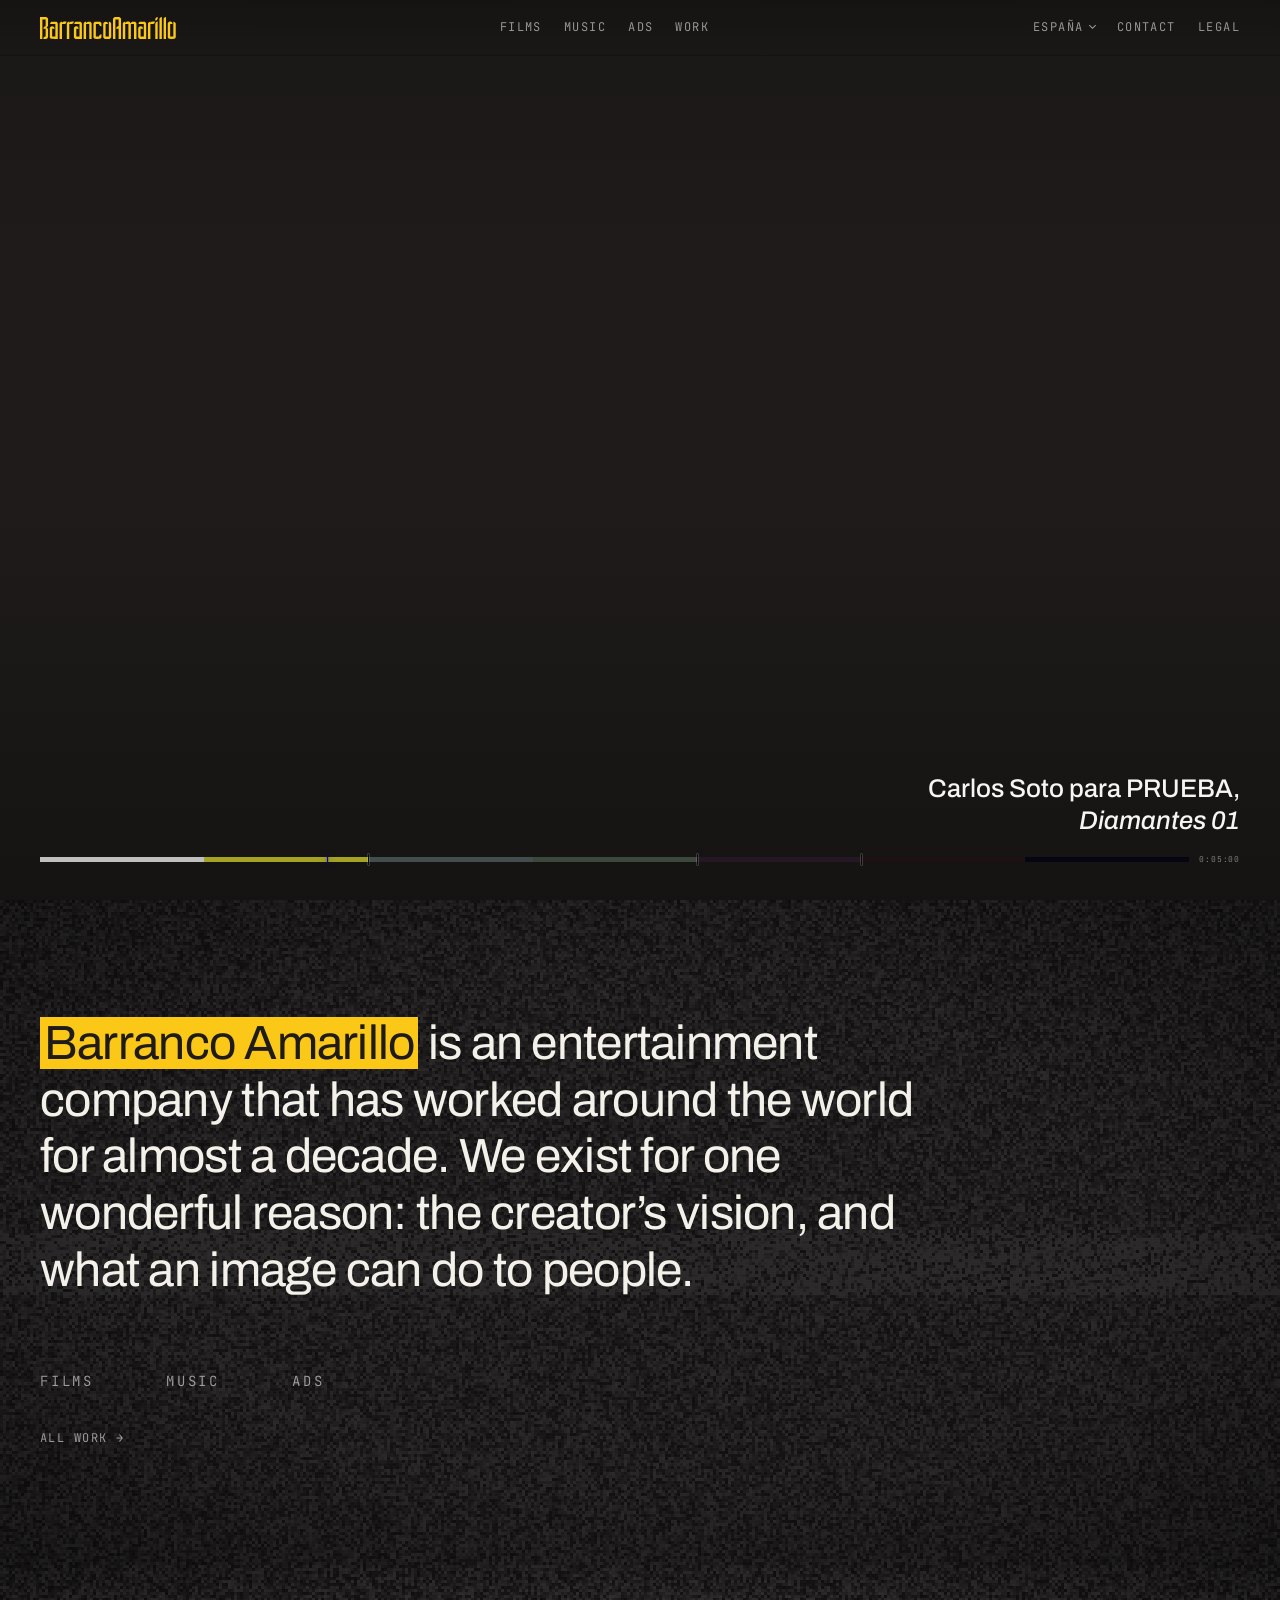
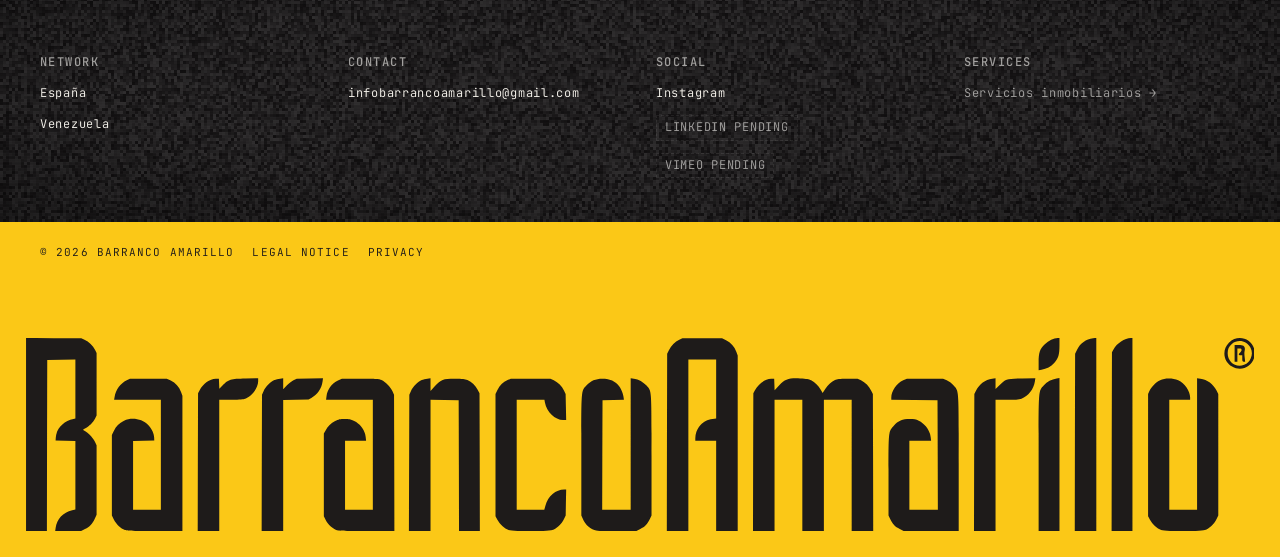
<file: index.html>
<!DOCTYPE html>
<html lang="en">
<head>
<meta charset="UTF-8">
<meta name="viewport" content="width=device-width, initial-scale=1.0">
<title>Barranco Amarillo — Entertainment company</title>
<meta name="description" content="Barranco Amarillo is an entertainment company that has worked around the world for almost a decade. Films, music and ads.">
<meta property="og:title" content="Barranco Amarillo — Entertainment company">
<meta property="og:description" content="Barranco Amarillo is an entertainment company that has worked around the world for almost a decade. Films, music and ads.">
<meta property="og:type" content="website">
<meta property="og:locale" content="en_GB">
<meta property="og:url" content="https://baweb-v5.vercel.app/">
<meta property="og:image" content="https://baweb-v5.vercel.app/assets/logo-imagotipo.png">
<link rel="canonical" href="https://baweb-v5.vercel.app/">
<link rel="icon" href="/favicon.ico" sizes="48x48">
<link rel="icon" href="/favicon.svg" type="image/svg+xml">
<link rel="apple-touch-icon" href="/apple-touch-icon.png">
<link rel="manifest" href="/site.webmanifest">
<meta name="theme-color" content="#1E1B1A">
<link rel="preconnect" href="https://fonts.googleapis.com">
<link rel="preconnect" href="https://fonts.gstatic.com" crossorigin>
<link href="https://fonts.googleapis.com/css2?family=Archivo:ital,wdth,wght@0,62..125,100..900;1,62..125,100..900&family=JetBrains+Mono:wght@400;500;700&display=swap" rel="stylesheet">
<link rel="stylesheet" href="/assets/css/base.css">
<script src="/assets/js/loader.js"></script>
</head>
<body>
<header class="nav nav--sobre-video">
  <a class="lockup" href="/" aria-label="Barranco Amarillo — Home">
    <svg class="lockup-svg" aria-hidden="true" focusable="false" xmlns="http://www.w3.org/2000/svg" viewBox="0 0 1716 278" fill="currentColor"><path fill-rule="evenodd" d="M0.0 139.0L0.0 -0.1L39.8 0.2L79.5 0.5L84.1 2.6C90.4 5.6 96.3 11.1 99.2 16.8L101.5 21.5L101.5 66.5L101.5 111.5L99.2 116.2C96.6 121.4 90.7 127.2 85.5 129.7C81.3 131.7 81.2 132.3 84.5 133.8C89.1 135.9 96.7 144.0 99.1 149.3L101.5 154.5L101.5 204.5L101.5 254.5L98.9 260.0C95.2 267.8 91.8 271.4 84.8 274.9L78.7 278.0L60.3 278.0L41.9 278.0L42.6 273.2C44.4 260.5 53.1 251.3 66.4 247.9L71.0 246.8L71.0 197.4L71.0 148.1L56.8 147.8L42.5 147.5L42.8 143.1C43.6 130.4 53.9 119.6 68.2 116.6L71.0 116.0L71.0 73.5L71.0 31.0L50.7 31.2L30.5 31.5L30.2 154.8L30.0 278.0L15.0 278.0L0.0 278.0L0.0 139.0ZM142.3 276.4C136.3 274.2 129.6 267.8 126.3 261.2L123.5 255.5L123.5 197.5L123.5 139.5L126.1 134.0C129.4 127.1 134.0 122.5 141.0 119.1C152.1 113.8 167.1 116.4 175.8 125.1C180.4 129.7 184.0 137.0 184.3 142.7L184.5 147.5L169.2 147.8L154.0 148.1L154.0 197.5L154.0 247.0L174.0 247.0L194.0 247.0L194.0 168.0L194.0 89.0L160.4 89.0L126.7 89.0L127.4 84.8C129.1 74.5 135.7 65.3 144.9 60.8L149.5 58.5L176.0 58.5L202.5 58.5L208.2 61.3C215.1 64.7 220.3 70.4 223.0 77.7L225.0 83.1L225.0 180.5L225.0 278.0L185.8 277.9C153.8 277.9 145.7 277.6 142.3 276.4ZM247.2 178.8L247.5 79.5L249.8 75.3C254.9 65.6 264.1 59.1 273.1 58.7L277.5 58.5L277.8 65.9L278.1 73.2L283.0 68.1C291.2 59.5 294.4 58.6 315.8 58.2L334.0 57.8L334.0 62.3C334.0 72.2 324.1 84.9 314.0 87.9C311.9 88.5 303.2 89.0 294.1 89.0L278.0 89.0L278.0 183.5L278.0 278.0L262.5 278.0L247.0 278.0L247.2 178.8ZM339.2 179.8L339.5 81.5L341.9 76.3C344.5 70.4 352.0 62.9 357.4 60.6C359.3 59.8 363.0 58.8 365.5 58.5L370.0 57.8L370.0 65.8L370.0 73.9L375.1 68.5C377.9 65.6 382.3 62.1 384.8 60.9L389.5 58.6L408.4 58.2L427.3 57.8L426.6 63.0C425.3 72.5 419.0 81.8 410.5 86.3L406.5 88.5L388.2 88.8L370.0 89.2L370.0 183.6L370.0 278.0L354.5 278.0L339.0 278.0L339.2 179.8ZM449.0 277.1C441.6 274.8 434.5 268.6 430.8 261.1L428.5 256.5L428.5 197.0L428.5 137.5L430.8 133.3C434.3 126.7 438.7 122.3 444.8 119.3C449.6 117.0 451.8 116.5 458.5 116.5C465.2 116.5 467.4 117.0 472.2 119.3C481.5 123.9 487.7 132.6 488.7 142.6L489.3 148.0L474.1 148.0L459.0 148.0L459.0 197.5L459.0 247.0L479.0 247.0L499.0 247.0L499.0 168.0L499.0 89.0L465.4 89.0L431.7 89.0L432.3 84.1C433.5 74.4 439.7 65.8 448.8 61.3L454.5 58.5L481.0 58.5C504.4 58.5 508.0 58.7 511.4 60.3C517.2 63.0 524.5 70.4 527.1 76.3L529.5 81.5L529.8 179.8L530.0 278.0L490.8 277.9C469.2 277.9 450.4 277.5 449.0 277.1ZM551.2 179.8L551.5 81.5L553.9 76.3C556.5 70.4 564.0 62.9 569.4 60.6C571.3 59.8 575.0 58.8 577.5 58.5L582.0 57.8L582.0 67.0L582.0 76.3L588.1 69.6C597.5 59.3 599.7 58.5 616.5 58.5C628.6 58.5 631.1 58.8 635.1 60.6C641.4 63.6 646.7 68.5 649.8 74.4L652.5 79.5L652.8 178.8L653.0 278.0L638.0 278.0L623.0 278.0L622.8 183.8L622.5 89.5L602.2 89.2L582.0 89.0L582.0 183.5L582.0 278.0L566.5 278.0L550.9 278.0L551.2 179.8ZM694.3 276.4C688.6 274.3 681.5 267.8 678.2 261.6L675.5 256.5L675.5 168.5L675.5 80.5L678.3 74.8C681.5 68.4 686.3 63.7 692.9 60.6L697.5 58.5L726.0 58.5L754.5 58.5L759.4 60.9C765.7 64.0 770.9 69.3 774.0 75.5L776.4 80.5L776.8 99.2L777.2 118.0L772.8 118.0C761.0 118.0 749.2 106.6 746.6 92.8L745.9 89.0L726.0 89.0L706.0 89.0L706.0 168.0L706.0 247.0L725.8 247.0L745.7 247.0L747.3 241.2C751.1 227.6 762.3 218.0 774.3 218.0L777.2 218.0L776.8 236.8L776.5 255.5L773.7 261.2C770.3 268.1 763.6 274.3 757.3 276.4C750.7 278.6 700.6 278.6 694.3 276.4ZM818.9 276.6C810.2 273.5 805.0 268.7 801.1 260.0L799.0 255.5L799.0 168.9C799.0 71.6 798.6 77.0 806.6 68.1C812.7 61.3 819.2 58.6 829.5 58.5C838.6 58.5 844.1 60.5 850.3 65.9C854.7 69.8 858.7 77.8 859.6 84.2L860.3 88.9L844.9 89.2L829.5 89.5L829.2 168.2L829.0 247.0L849.5 247.0L870.0 247.0L870.0 152.4L870.0 57.8L874.7 58.5C881.5 59.5 888.1 63.2 892.8 68.5C900.4 77.1 900.0 72.0 900.0 168.9L900.0 255.5L897.6 260.5C894.2 267.8 890.7 271.5 883.8 274.9L877.7 278.0L850.1 278.0C830.2 277.9 821.5 277.6 818.9 276.6ZM922.2 150.2L922.5 22.5L925.0 17.5C928.1 11.2 933.9 5.4 939.9 2.6L944.5 0.5L973.0 0.5L1001.5 0.5L1007.2 3.3C1014.1 6.7 1019.3 12.4 1022.0 19.7L1024.0 25.1L1024.0 151.5L1024.0 278.0L1008.5 278.0L993.0 278.0L993.0 213.0L993.0 148.0L978.0 148.0L963.0 148.0L963.0 144.2C963.0 137.4 965.7 130.5 970.5 125.2C975.4 119.8 980.0 117.5 987.9 116.4L993.0 115.7L993.0 73.4L993.0 31.0L973.0 31.0L953.0 31.0L953.0 154.5L953.0 278.0L937.5 278.0L922.0 278.0L922.2 150.2ZM1046.2 178.8L1046.5 79.5L1048.8 75.3C1053.9 65.6 1063.1 59.1 1072.1 58.7L1076.5 58.5L1076.8 66.8L1077.1 75.1L1083.8 68.1C1092.6 59.1 1097.1 57.6 1113.9 58.2C1123.3 58.6 1126.3 59.1 1129.7 60.8C1135.0 63.6 1140.1 68.6 1143.5 74.5L1146.2 79.0L1150.2 73.0C1154.3 66.9 1157.7 63.7 1164.0 60.4C1167.0 58.8 1169.8 58.5 1182.0 58.5L1196.5 58.5L1201.4 60.9C1207.5 63.9 1213.0 69.5 1216.1 75.8L1218.5 80.5L1218.8 179.2L1219.0 278.0L1203.5 278.0L1188.0 278.0L1188.0 183.5L1188.0 89.0L1168.0 89.0L1148.0 89.0L1148.0 183.5L1148.0 278.0L1132.5 278.0L1117.0 278.0L1117.0 183.5L1117.0 89.0L1097.0 89.0L1077.0 89.0L1077.0 183.5L1077.0 278.0L1061.5 278.0L1046.0 278.0L1046.2 178.8ZM1257.2 274.9C1250.3 271.5 1246.8 267.8 1243.4 260.5L1241.0 255.5L1241.0 197.9C1241.0 133.0 1240.8 134.8 1248.6 126.1C1254.7 119.3 1261.2 116.6 1271.5 116.6C1277.9 116.6 1280.5 117.1 1284.5 119.0C1293.9 123.6 1300.5 132.6 1301.7 142.9L1302.3 148.0L1286.6 148.0L1271.0 148.0L1271.0 197.5L1271.0 247.0L1291.5 247.0L1312.0 247.0L1311.8 168.2L1311.5 89.5L1278.2 89.2L1245.0 89.0L1245.0 85.7C1245.0 76.3 1252.8 65.2 1262.2 60.9L1267.5 58.5L1293.5 58.5L1319.5 58.5L1324.8 60.9C1327.9 62.3 1331.8 65.2 1334.4 68.1C1342.5 77.1 1342.0 70.2 1342.0 180.2L1342.0 278.0L1302.7 278.0L1263.3 278.0L1257.2 274.9ZM1364.2 179.2L1364.5 80.5L1367.0 75.5C1371.6 66.2 1380.2 59.9 1390.2 58.5L1395.0 57.8L1395.0 65.5L1395.0 73.3L1401.0 67.6C1409.9 59.0 1411.3 58.6 1433.4 58.2L1452.3 57.8L1451.6 62.7C1450.0 73.7 1441.9 84.2 1432.3 87.4C1428.8 88.6 1423.6 89.0 1411.3 89.0L1395.0 89.0L1395.0 183.5L1395.0 278.0L1379.5 278.0L1364.0 278.0L1364.2 179.2ZM1457.0 180.2C1457.0 70.2 1456.5 77.1 1464.6 68.1C1469.2 63.0 1475.7 59.6 1482.9 58.4L1487.0 57.7L1487.0 167.9L1487.0 278.0L1472.0 278.0L1457.0 278.0L1457.0 180.2ZM1509.2 150.2L1509.5 22.5L1512.3 16.8C1516.8 7.7 1525.1 1.8 1535.4 0.4L1540.0 -0.3L1540.0 138.9L1540.0 278.0L1524.5 278.0L1509.0 278.0L1509.2 150.2ZM1562.2 149.2L1562.5 20.5L1564.7 16.4C1569.3 7.7 1581.1 -0.0 1589.7 -0.0L1592.0 0.0L1592.0 139.0L1592.0 278.0L1577.0 278.0L1562.0 278.0L1562.2 149.2ZM1633.3 276.4C1627.6 274.3 1620.5 267.8 1617.2 261.6L1614.5 256.5L1614.5 168.5L1614.5 80.5L1616.6 75.9C1619.4 69.9 1625.9 63.4 1631.9 60.7C1638.6 57.6 1650.6 57.7 1657.8 60.9C1667.2 65.1 1675.0 76.3 1675.0 85.7L1675.0 89.0L1660.0 89.0L1645.0 89.0L1645.0 168.0L1645.0 247.0L1665.0 247.0L1685.0 247.0L1685.0 152.4L1685.0 57.8L1689.8 58.5C1699.8 59.9 1708.4 66.2 1713.0 75.5L1715.5 80.5L1715.5 168.0L1715.5 255.5L1712.7 261.2C1709.3 268.1 1702.6 274.3 1696.3 276.4C1689.7 278.6 1639.6 278.6 1633.3 276.4ZM1457.0 35.3C1457.0 20.9 1458.6 16.3 1465.9 9.0C1471.5 3.4 1478.6 -0.0 1484.6 -0.0L1487.0 0.0L1487.0 10.8C1487.0 24.0 1485.5 29.2 1479.4 35.9C1474.8 41.0 1468.3 44.4 1461.1 45.6L1457.0 46.3L1457.0 35.3Z"/></svg>
  </a>

  <nav class="nav-centro" aria-label="Work">
    <a href="/films/">Films</a>
    <a href="/music/">Music</a>
    <a href="/ads/">Ads</a>
    <a href="/work/">Work</a>
  </nav>

  <div class="nav-derecha">
    <div class="nav-region">
      <button class="nav-region-btn" type="button" aria-expanded="false" aria-controls="nav-region-panel">España</button>
      <div class="nav-region-panel" id="nav-region-panel" hidden>
        <p class="etiqueta">Our network</p>
        <a href="/">España</a>
        <a href="/">Venezuela</a>
      </div>
    </div>
    <a href="/contact/">Contact</a>
    <a href="/aviso-legal.html">Legal</a>
  </div>

  <button class="nav-menu-btn" type="button" aria-expanded="false" aria-controls="nav-overlay">Menu</button>
</header>

<div class="nav-overlay" id="nav-overlay">
  <button class="nav-cerrar" type="button">Cerrar</button>
  <a href="/films/">Films</a>
  <a href="/music/">Music</a>
  <a href="/ads/">Ads</a>
  <a href="/work/">Work</a>
  <a href="/directors/">Directors</a>
  <a href="/studio/">Studio</a>
  <a href="/contact/">Contact</a>
  <div class="nav-overlay-pie">
    <span class="etiqueta">Our network</span>
    <a href="/">España</a>
    <a href="/">Venezuela</a>
    <a href="/aviso-legal.html">Legal</a>
  </div>
</div>

<main class="pagina pagina--sangre">

  <!-- ZONA 1 — el reproductor, a sangre. Un solo vídeo a la vez.
       El scroll vertical no lo controla: solo desplaza la página. -->
  <section class="reproductor" id="reproductor" aria-label="Featured work">
    <noscript>
      <div class="placeholder-video">
        <span class="pendiente pendiente-bloque">Featured reel<br>See the full archive at <a href="/work/">/work/</a></span>
      </div>
    </noscript>
  </section>

  <!-- ZONA 2 — la declaración, sobre ruido de vídeo analógico -->
  <section class="bloque descripcion">
    <canvas class="ruido" aria-hidden="true"></canvas>
    <div class="contenedor">
      <p class="declaracion declaracion--ancha"><span class="ba-mark">Barranco Amarillo</span> is an entertainment company that has worked around the world for almost a decade. We exist for one wonderful reason: the creator&rsquo;s vision, and what an image can do to people.</p>

      <nav class="submarcas" aria-label="Sub-brands">
        <a class="enlace-mono" href="/films/">Films</a>
        <a class="enlace-mono" href="/music/">Music</a>
        <a class="enlace-mono" href="/ads/">Ads</a>
      </nav>

      <p class="todo-work"><a class="enlace-mono" href="/work/">All work &rarr;</a></p>
    </div>
  </section>

</main>
<footer class="footer">
  <div class="footer-superior">
  <canvas class="ruido" aria-hidden="true"></canvas>
  <div class="contenedor">

    <div class="footer-grid">
      <div class="footer-col">
        <h2>Network</h2>
        <span>España</span>
        <span>Venezuela</span>
      </div>
      <div class="footer-col">
        <h2>Contact</h2>
        <a href="mailto:infobarrancoamarillo@gmail.com">infobarrancoamarillo@gmail.com</a>
      </div>
      <div class="footer-col">
        <h2>Social</h2>
        <a href="https://www.instagram.com/barrancoamarillo" target="_blank" rel="noopener">Instagram</a>
        <!-- LinkedIn y Vimeo: faltan las URLs reales. No se inventan. -->
        <span class="pendiente">LinkedIn pending</span>
        <span class="pendiente">Vimeo pending</span>
      </div>
      <div class="footer-col">
        <h2>Services</h2>
        <a class="footer-real-estate" href="/real-estate/">Servicios inmobiliarios &rarr;</a>
      </div>
    </div>
  </div>
  </div>
  <div class="footer-inferior">
  <div class="contenedor">
    <div class="footer-legal">
      <span>&copy; 2026 Barranco Amarillo</span>
      <a href="/aviso-legal.html">Legal notice</a>
      <a href="/privacidad.html">Privacy</a>
    </div>
  </div>
  <div class="footer-firma" role="img" aria-label="Barranco Amarillo">
    <svg class="footer-firma-svg" aria-hidden="true" focusable="false" xmlns="http://www.w3.org/2000/svg" viewBox="0 0 1768 278" fill="currentColor"><path fill-rule="evenodd" d="M0.0 139.0L0.0 -0.1L39.8 0.2L79.5 0.5L84.1 2.6C90.4 5.6 96.3 11.1 99.2 16.8L101.5 21.5L101.5 66.5L101.5 111.5L99.2 116.2C96.6 121.4 90.7 127.2 85.5 129.7C81.3 131.7 81.2 132.3 84.5 133.8C89.1 135.9 96.7 144.0 99.1 149.3L101.5 154.5L101.5 204.5L101.5 254.5L98.9 260.0C95.2 267.8 91.8 271.4 84.8 274.9L78.7 278.0L60.3 278.0L41.9 278.0L42.6 273.2C44.4 260.5 53.1 251.3 66.4 247.9L71.0 246.8L71.0 197.4L71.0 148.1L56.8 147.8L42.5 147.5L42.8 143.1C43.6 130.4 53.9 119.6 68.2 116.6L71.0 116.0L71.0 73.5L71.0 31.0L50.7 31.2L30.5 31.5L30.2 154.8L30.0 278.0L15.0 278.0L0.0 278.0L0.0 139.0ZM142.3 276.4C136.3 274.2 129.6 267.8 126.3 261.2L123.5 255.5L123.5 197.5L123.5 139.5L126.1 134.0C129.4 127.1 134.0 122.5 141.0 119.1C152.1 113.8 167.1 116.4 175.8 125.1C180.4 129.7 184.0 137.0 184.3 142.7L184.5 147.5L169.2 147.8L154.0 148.1L154.0 197.5L154.0 247.0L174.0 247.0L194.0 247.0L194.0 168.0L194.0 89.0L160.4 89.0L126.7 89.0L127.4 84.8C129.1 74.5 135.7 65.3 144.9 60.8L149.5 58.5L176.0 58.5L202.5 58.5L208.2 61.3C215.1 64.7 220.3 70.4 223.0 77.7L225.0 83.1L225.0 180.5L225.0 278.0L185.8 277.9C153.8 277.9 145.7 277.6 142.3 276.4ZM247.2 178.8L247.5 79.5L249.8 75.3C254.9 65.6 264.1 59.1 273.1 58.7L277.5 58.5L277.8 65.9L278.1 73.2L283.0 68.1C291.2 59.5 294.4 58.6 315.8 58.2L334.0 57.8L334.0 62.3C334.0 72.2 324.1 84.9 314.0 87.9C311.9 88.5 303.2 89.0 294.1 89.0L278.0 89.0L278.0 183.5L278.0 278.0L262.5 278.0L247.0 278.0L247.2 178.8ZM339.2 179.8L339.5 81.5L341.9 76.3C344.5 70.4 352.0 62.9 357.4 60.6C359.3 59.8 363.0 58.8 365.5 58.5L370.0 57.8L370.0 65.8L370.0 73.9L375.1 68.5C377.9 65.6 382.3 62.1 384.8 60.9L389.5 58.6L408.4 58.2L427.3 57.8L426.6 63.0C425.3 72.5 419.0 81.8 410.5 86.3L406.5 88.5L388.2 88.8L370.0 89.2L370.0 183.6L370.0 278.0L354.5 278.0L339.0 278.0L339.2 179.8ZM449.0 277.1C441.6 274.8 434.5 268.6 430.8 261.1L428.5 256.5L428.5 197.0L428.5 137.5L430.8 133.3C434.3 126.7 438.7 122.3 444.8 119.3C449.6 117.0 451.8 116.5 458.5 116.5C465.2 116.5 467.4 117.0 472.2 119.3C481.5 123.9 487.7 132.6 488.7 142.6L489.3 148.0L474.1 148.0L459.0 148.0L459.0 197.5L459.0 247.0L479.0 247.0L499.0 247.0L499.0 168.0L499.0 89.0L465.4 89.0L431.7 89.0L432.3 84.1C433.5 74.4 439.7 65.8 448.8 61.3L454.5 58.5L481.0 58.5C504.4 58.5 508.0 58.7 511.4 60.3C517.2 63.0 524.5 70.4 527.1 76.3L529.5 81.5L529.8 179.8L530.0 278.0L490.8 277.9C469.2 277.9 450.4 277.5 449.0 277.1ZM551.2 179.8L551.5 81.5L553.9 76.3C556.5 70.4 564.0 62.9 569.4 60.6C571.3 59.8 575.0 58.8 577.5 58.5L582.0 57.8L582.0 67.0L582.0 76.3L588.1 69.6C597.5 59.3 599.7 58.5 616.5 58.5C628.6 58.5 631.1 58.8 635.1 60.6C641.4 63.6 646.7 68.5 649.8 74.4L652.5 79.5L652.8 178.8L653.0 278.0L638.0 278.0L623.0 278.0L622.8 183.8L622.5 89.5L602.2 89.2L582.0 89.0L582.0 183.5L582.0 278.0L566.5 278.0L550.9 278.0L551.2 179.8ZM694.3 276.4C688.6 274.3 681.5 267.8 678.2 261.6L675.5 256.5L675.5 168.5L675.5 80.5L678.3 74.8C681.5 68.4 686.3 63.7 692.9 60.6L697.5 58.5L726.0 58.5L754.5 58.5L759.4 60.9C765.7 64.0 770.9 69.3 774.0 75.5L776.4 80.5L776.8 99.2L777.2 118.0L772.8 118.0C761.0 118.0 749.2 106.6 746.6 92.8L745.9 89.0L726.0 89.0L706.0 89.0L706.0 168.0L706.0 247.0L725.8 247.0L745.7 247.0L747.3 241.2C751.1 227.6 762.3 218.0 774.3 218.0L777.2 218.0L776.8 236.8L776.5 255.5L773.7 261.2C770.3 268.1 763.6 274.3 757.3 276.4C750.7 278.6 700.6 278.6 694.3 276.4ZM818.9 276.6C810.2 273.5 805.0 268.7 801.1 260.0L799.0 255.5L799.0 168.9C799.0 71.6 798.6 77.0 806.6 68.1C812.7 61.3 819.2 58.6 829.5 58.5C838.6 58.5 844.1 60.5 850.3 65.9C854.7 69.8 858.7 77.8 859.6 84.2L860.3 88.9L844.9 89.2L829.5 89.5L829.2 168.2L829.0 247.0L849.5 247.0L870.0 247.0L870.0 152.4L870.0 57.8L874.7 58.5C881.5 59.5 888.1 63.2 892.8 68.5C900.4 77.1 900.0 72.0 900.0 168.9L900.0 255.5L897.6 260.5C894.2 267.8 890.7 271.5 883.8 274.9L877.7 278.0L850.1 278.0C830.2 277.9 821.5 277.6 818.9 276.6ZM922.2 150.2L922.5 22.5L925.0 17.5C928.1 11.2 933.9 5.4 939.9 2.6L944.5 0.5L973.0 0.5L1001.5 0.5L1007.2 3.3C1014.1 6.7 1019.3 12.4 1022.0 19.7L1024.0 25.1L1024.0 151.5L1024.0 278.0L1008.5 278.0L993.0 278.0L993.0 213.0L993.0 148.0L978.0 148.0L963.0 148.0L963.0 144.2C963.0 137.4 965.7 130.5 970.5 125.2C975.4 119.8 980.0 117.5 987.9 116.4L993.0 115.7L993.0 73.4L993.0 31.0L973.0 31.0L953.0 31.0L953.0 154.5L953.0 278.0L937.5 278.0L922.0 278.0L922.2 150.2ZM1046.2 178.8L1046.5 79.5L1048.8 75.3C1053.9 65.6 1063.1 59.1 1072.1 58.7L1076.5 58.5L1076.8 66.8L1077.1 75.1L1083.8 68.1C1092.6 59.1 1097.1 57.6 1113.9 58.2C1123.3 58.6 1126.3 59.1 1129.7 60.8C1135.0 63.6 1140.1 68.6 1143.5 74.5L1146.2 79.0L1150.2 73.0C1154.3 66.9 1157.7 63.7 1164.0 60.4C1167.0 58.8 1169.8 58.5 1182.0 58.5L1196.5 58.5L1201.4 60.9C1207.5 63.9 1213.0 69.5 1216.1 75.8L1218.5 80.5L1218.8 179.2L1219.0 278.0L1203.5 278.0L1188.0 278.0L1188.0 183.5L1188.0 89.0L1168.0 89.0L1148.0 89.0L1148.0 183.5L1148.0 278.0L1132.5 278.0L1117.0 278.0L1117.0 183.5L1117.0 89.0L1097.0 89.0L1077.0 89.0L1077.0 183.5L1077.0 278.0L1061.5 278.0L1046.0 278.0L1046.2 178.8ZM1257.2 274.9C1250.3 271.5 1246.8 267.8 1243.4 260.5L1241.0 255.5L1241.0 197.9C1241.0 133.0 1240.8 134.8 1248.6 126.1C1254.7 119.3 1261.2 116.6 1271.5 116.6C1277.9 116.6 1280.5 117.1 1284.5 119.0C1293.9 123.6 1300.5 132.6 1301.7 142.9L1302.3 148.0L1286.6 148.0L1271.0 148.0L1271.0 197.5L1271.0 247.0L1291.5 247.0L1312.0 247.0L1311.8 168.2L1311.5 89.5L1278.2 89.2L1245.0 89.0L1245.0 85.7C1245.0 76.3 1252.8 65.2 1262.2 60.9L1267.5 58.5L1293.5 58.5L1319.5 58.5L1324.8 60.9C1327.9 62.3 1331.8 65.2 1334.4 68.1C1342.5 77.1 1342.0 70.2 1342.0 180.2L1342.0 278.0L1302.7 278.0L1263.3 278.0L1257.2 274.9ZM1364.2 179.2L1364.5 80.5L1367.0 75.5C1371.6 66.2 1380.2 59.9 1390.2 58.5L1395.0 57.8L1395.0 65.5L1395.0 73.3L1401.0 67.6C1409.9 59.0 1411.3 58.6 1433.4 58.2L1452.3 57.8L1451.6 62.7C1450.0 73.7 1441.9 84.2 1432.3 87.4C1428.8 88.6 1423.6 89.0 1411.3 89.0L1395.0 89.0L1395.0 183.5L1395.0 278.0L1379.5 278.0L1364.0 278.0L1364.2 179.2ZM1457.0 180.2C1457.0 70.2 1456.5 77.1 1464.6 68.1C1469.2 63.0 1475.7 59.6 1482.9 58.4L1487.0 57.7L1487.0 167.9L1487.0 278.0L1472.0 278.0L1457.0 278.0L1457.0 180.2ZM1509.2 150.2L1509.5 22.5L1512.3 16.8C1516.8 7.7 1525.1 1.8 1535.4 0.4L1540.0 -0.3L1540.0 138.9L1540.0 278.0L1524.5 278.0L1509.0 278.0L1509.2 150.2ZM1562.2 149.2L1562.5 20.5L1564.7 16.4C1569.3 7.7 1581.1 -0.0 1589.7 -0.0L1592.0 0.0L1592.0 139.0L1592.0 278.0L1577.0 278.0L1562.0 278.0L1562.2 149.2ZM1633.3 276.4C1627.6 274.3 1620.5 267.8 1617.2 261.6L1614.5 256.5L1614.5 168.5L1614.5 80.5L1616.6 75.9C1619.4 69.9 1625.9 63.4 1631.9 60.7C1638.6 57.6 1650.6 57.7 1657.8 60.9C1667.2 65.1 1675.0 76.3 1675.0 85.7L1675.0 89.0L1660.0 89.0L1645.0 89.0L1645.0 168.0L1645.0 247.0L1665.0 247.0L1685.0 247.0L1685.0 152.4L1685.0 57.8L1689.8 58.5C1699.8 59.9 1708.4 66.2 1713.0 75.5L1715.5 80.5L1715.5 168.0L1715.5 255.5L1712.7 261.2C1709.3 268.1 1702.6 274.3 1696.3 276.4C1689.7 278.6 1639.6 278.6 1633.3 276.4ZM1457.0 35.3C1457.0 20.9 1458.6 16.3 1465.9 9.0C1471.5 3.4 1478.6 -0.0 1484.6 -0.0L1487.0 0.0L1487.0 10.8C1487.0 24.0 1485.5 29.2 1479.4 35.9C1474.8 41.0 1468.3 44.4 1461.1 45.6L1457.0 46.3L1457.0 35.3ZM1735.3 41.0C1722.7 33.8 1720.5 16.8 1730.8 6.7C1745.1 -7.2 1768.1 2.2 1768.0 22.1C1767.9 39.4 1750.3 49.6 1735.3 41.0ZM1752.7 38.5C1757.7 36.4 1759.9 34.3 1762.1 29.5C1764.5 24.2 1764.5 19.6 1761.9 14.2C1756.9 4.0 1743.8 1.2 1735.0 8.6C1730.7 12.3 1729.0 16.1 1729.0 22.0C1729.0 34.9 1741.2 43.3 1752.7 38.5ZM1739.0 22.0L1739.0 10.0L1744.8 10.0C1752.3 10.0 1754.5 12.0 1753.6 17.7C1752.9 22.1 1752.9 21.9 1753.6 28.8L1754.2 34.0L1752.1 34.0C1750.3 34.0 1750.0 33.4 1750.0 29.5L1750.0 25.0L1747.5 25.0C1744.4 25.0 1744.2 22.5 1747.0 20.8C1748.1 20.1 1749.0 18.5 1749.0 17.3C1749.0 15.4 1748.4 15.0 1746.0 15.0L1743.0 15.0L1743.0 24.5L1743.0 34.0L1741.0 34.0L1739.0 34.0L1739.0 22.0Z"/></svg>
  </div>
  </div>
</footer>
<script src="/assets/js/base.js"></script>
<script src="/assets/js/piezas.js"></script>
<script src="/assets/js/ruido.js"></script>
<script>
  BA.montarReproductor(document.getElementById("reproductor"));
</script>
</body>
</html>
</file>
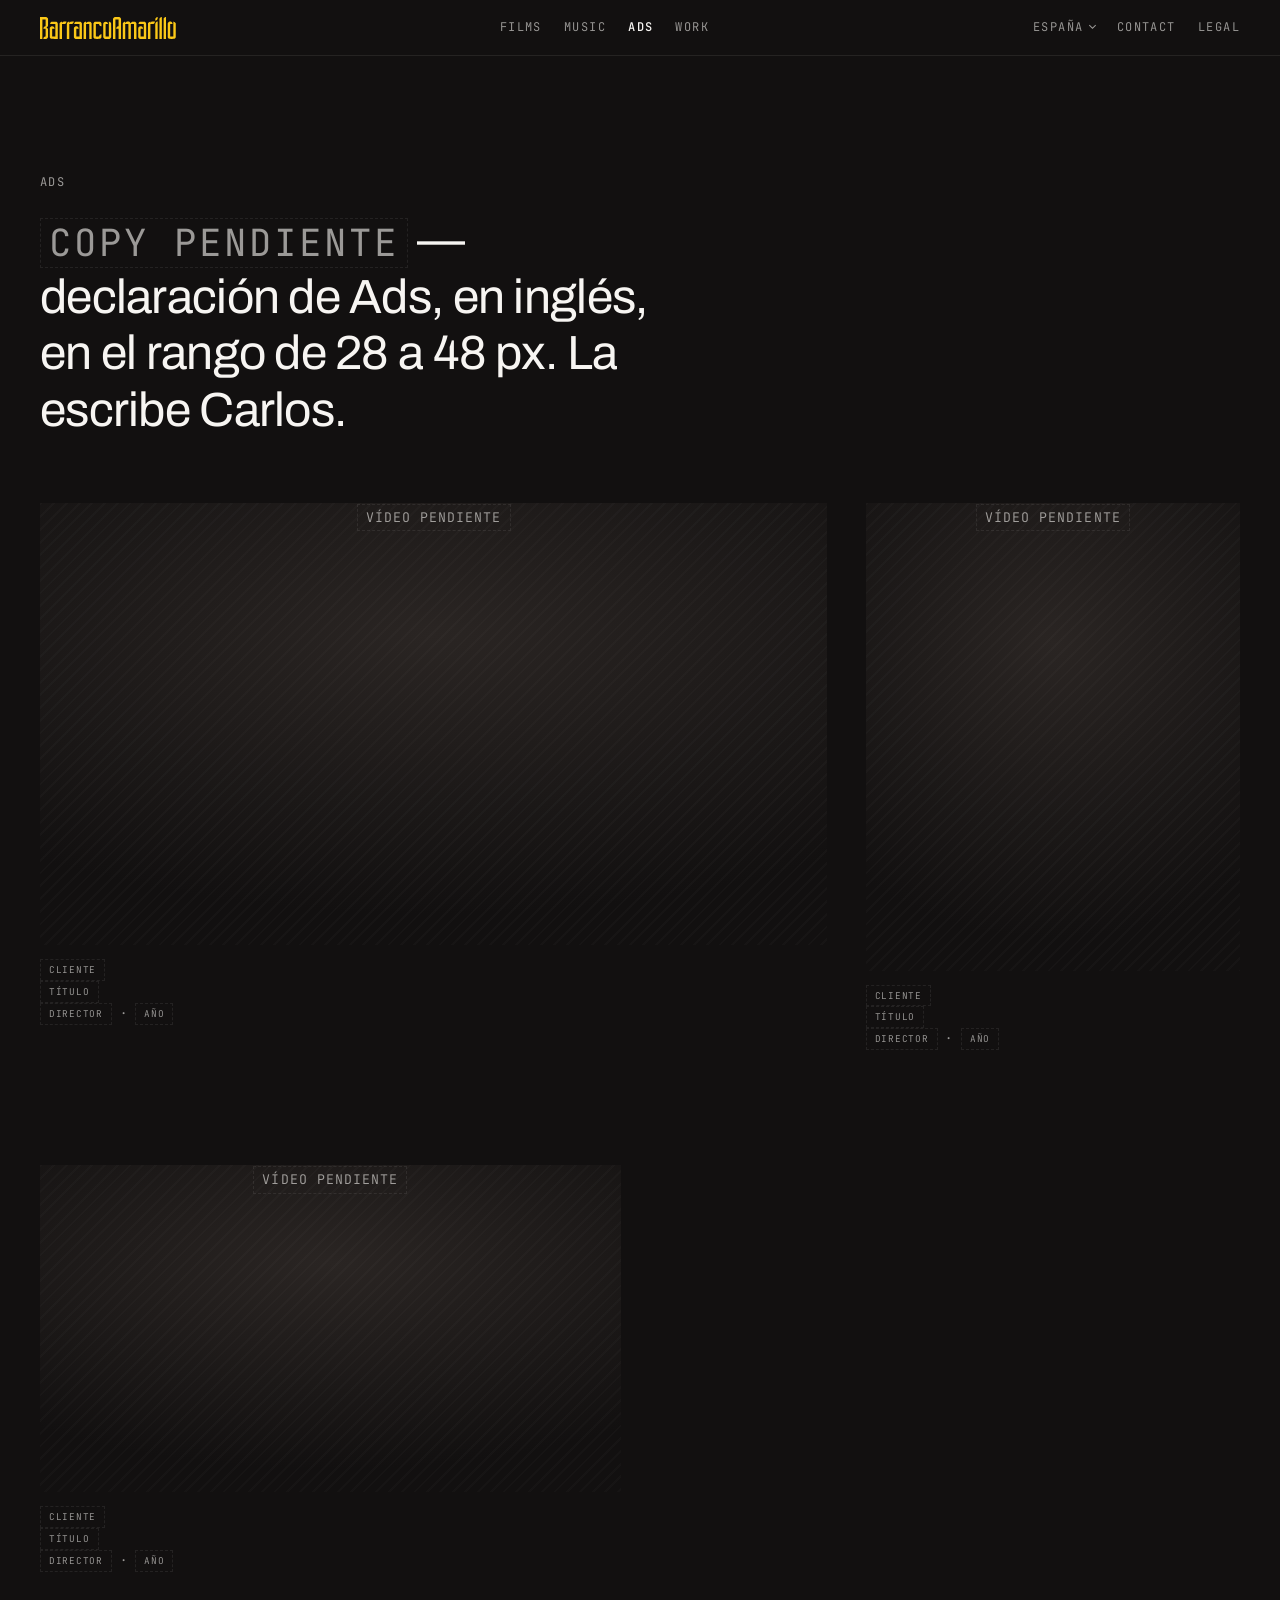
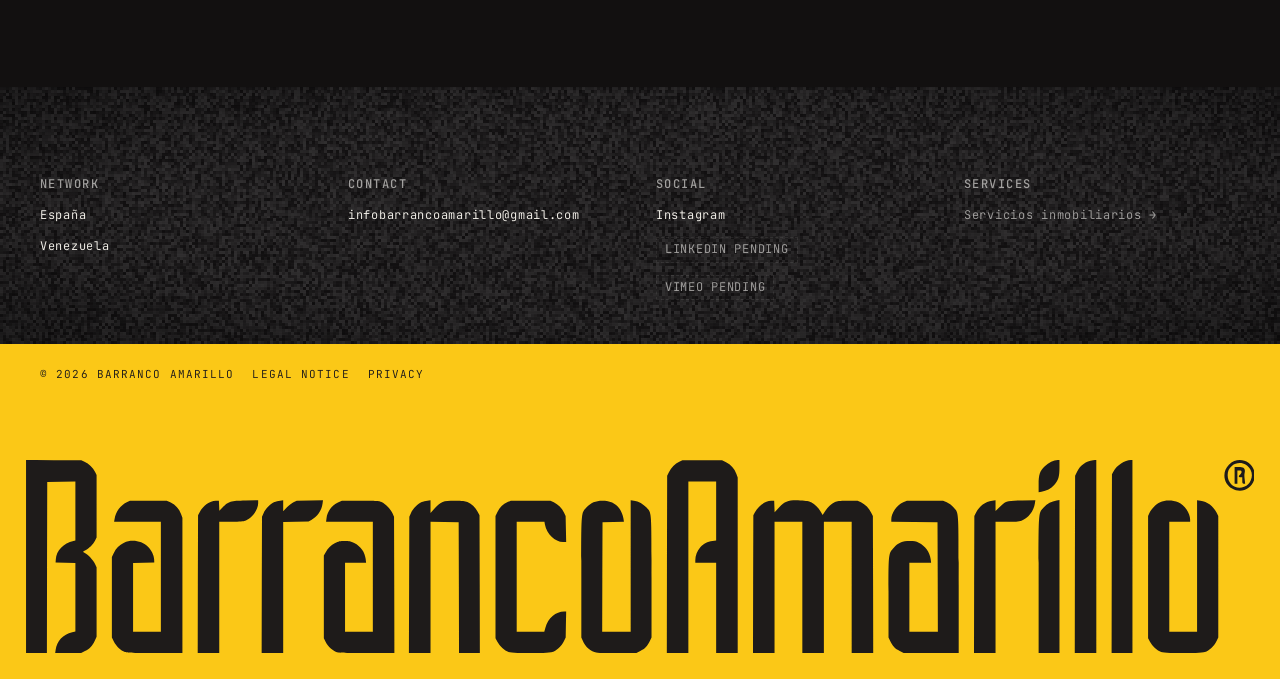
<file: ads/index.html>
<!DOCTYPE html>
<html lang="en">
<head>
<meta charset="UTF-8">
<meta name="viewport" content="width=device-width, initial-scale=1.0">
<title>Ads — Barranco Amarillo Ads</title>
<meta name="description" content="Barranco Amarillo Ads. Commercials and branded film.">
<meta property="og:title" content="Ads — Barranco Amarillo Ads">
<meta property="og:description" content="Barranco Amarillo Ads. Commercials and branded film.">
<meta property="og:type" content="website">
<meta property="og:locale" content="en_GB">
<meta property="og:url" content="https://baweb-v5.vercel.app/ads/">
<meta property="og:image" content="https://baweb-v5.vercel.app/assets/logo-imagotipo.png">
<link rel="canonical" href="https://baweb-v5.vercel.app/ads/">
<link rel="icon" href="/favicon.ico" sizes="48x48">
<link rel="icon" href="/favicon.svg" type="image/svg+xml">
<link rel="apple-touch-icon" href="/apple-touch-icon.png">
<link rel="manifest" href="/site.webmanifest">
<meta name="theme-color" content="#1E1B1A">
<link rel="preconnect" href="https://fonts.googleapis.com">
<link rel="preconnect" href="https://fonts.gstatic.com" crossorigin>
<link href="https://fonts.googleapis.com/css2?family=Archivo:ital,wdth,wght@0,62..125,100..900;1,62..125,100..900&family=JetBrains+Mono:wght@400;500;700&display=swap" rel="stylesheet">
<link rel="stylesheet" href="/assets/css/base.css">
<script src="/assets/js/loader.js"></script>
</head>
<body>
<header class="nav">
  <a class="lockup" href="/" aria-label="Barranco Amarillo Ads — Home">
    <svg class="lockup-svg" aria-hidden="true" focusable="false" xmlns="http://www.w3.org/2000/svg" viewBox="0 0 1716 278" fill="currentColor"><path fill-rule="evenodd" d="M0.0 139.0L0.0 -0.1L39.8 0.2L79.5 0.5L84.1 2.6C90.4 5.6 96.3 11.1 99.2 16.8L101.5 21.5L101.5 66.5L101.5 111.5L99.2 116.2C96.6 121.4 90.7 127.2 85.5 129.7C81.3 131.7 81.2 132.3 84.5 133.8C89.1 135.9 96.7 144.0 99.1 149.3L101.5 154.5L101.5 204.5L101.5 254.5L98.9 260.0C95.2 267.8 91.8 271.4 84.8 274.9L78.7 278.0L60.3 278.0L41.9 278.0L42.6 273.2C44.4 260.5 53.1 251.3 66.4 247.9L71.0 246.8L71.0 197.4L71.0 148.1L56.8 147.8L42.5 147.5L42.8 143.1C43.6 130.4 53.9 119.6 68.2 116.6L71.0 116.0L71.0 73.5L71.0 31.0L50.7 31.2L30.5 31.5L30.2 154.8L30.0 278.0L15.0 278.0L0.0 278.0L0.0 139.0ZM142.3 276.4C136.3 274.2 129.6 267.8 126.3 261.2L123.5 255.5L123.5 197.5L123.5 139.5L126.1 134.0C129.4 127.1 134.0 122.5 141.0 119.1C152.1 113.8 167.1 116.4 175.8 125.1C180.4 129.7 184.0 137.0 184.3 142.7L184.5 147.5L169.2 147.8L154.0 148.1L154.0 197.5L154.0 247.0L174.0 247.0L194.0 247.0L194.0 168.0L194.0 89.0L160.4 89.0L126.7 89.0L127.4 84.8C129.1 74.5 135.7 65.3 144.9 60.8L149.5 58.5L176.0 58.5L202.5 58.5L208.2 61.3C215.1 64.7 220.3 70.4 223.0 77.7L225.0 83.1L225.0 180.5L225.0 278.0L185.8 277.9C153.8 277.9 145.7 277.6 142.3 276.4ZM247.2 178.8L247.5 79.5L249.8 75.3C254.9 65.6 264.1 59.1 273.1 58.7L277.5 58.5L277.8 65.9L278.1 73.2L283.0 68.1C291.2 59.5 294.4 58.6 315.8 58.2L334.0 57.8L334.0 62.3C334.0 72.2 324.1 84.9 314.0 87.9C311.9 88.5 303.2 89.0 294.1 89.0L278.0 89.0L278.0 183.5L278.0 278.0L262.5 278.0L247.0 278.0L247.2 178.8ZM339.2 179.8L339.5 81.5L341.9 76.3C344.5 70.4 352.0 62.9 357.4 60.6C359.3 59.8 363.0 58.8 365.5 58.5L370.0 57.8L370.0 65.8L370.0 73.9L375.1 68.5C377.9 65.6 382.3 62.1 384.8 60.9L389.5 58.6L408.4 58.2L427.3 57.8L426.6 63.0C425.3 72.5 419.0 81.8 410.5 86.3L406.5 88.5L388.2 88.8L370.0 89.2L370.0 183.6L370.0 278.0L354.5 278.0L339.0 278.0L339.2 179.8ZM449.0 277.1C441.6 274.8 434.5 268.6 430.8 261.1L428.5 256.5L428.5 197.0L428.5 137.5L430.8 133.3C434.3 126.7 438.7 122.3 444.8 119.3C449.6 117.0 451.8 116.5 458.5 116.5C465.2 116.5 467.4 117.0 472.2 119.3C481.5 123.9 487.7 132.6 488.7 142.6L489.3 148.0L474.1 148.0L459.0 148.0L459.0 197.5L459.0 247.0L479.0 247.0L499.0 247.0L499.0 168.0L499.0 89.0L465.4 89.0L431.7 89.0L432.3 84.1C433.5 74.4 439.7 65.8 448.8 61.3L454.5 58.5L481.0 58.5C504.4 58.5 508.0 58.7 511.4 60.3C517.2 63.0 524.5 70.4 527.1 76.3L529.5 81.5L529.8 179.8L530.0 278.0L490.8 277.9C469.2 277.9 450.4 277.5 449.0 277.1ZM551.2 179.8L551.5 81.5L553.9 76.3C556.5 70.4 564.0 62.9 569.4 60.6C571.3 59.8 575.0 58.8 577.5 58.5L582.0 57.8L582.0 67.0L582.0 76.3L588.1 69.6C597.5 59.3 599.7 58.5 616.5 58.5C628.6 58.5 631.1 58.8 635.1 60.6C641.4 63.6 646.7 68.5 649.8 74.4L652.5 79.5L652.8 178.8L653.0 278.0L638.0 278.0L623.0 278.0L622.8 183.8L622.5 89.5L602.2 89.2L582.0 89.0L582.0 183.5L582.0 278.0L566.5 278.0L550.9 278.0L551.2 179.8ZM694.3 276.4C688.6 274.3 681.5 267.8 678.2 261.6L675.5 256.5L675.5 168.5L675.5 80.5L678.3 74.8C681.5 68.4 686.3 63.7 692.9 60.6L697.5 58.5L726.0 58.5L754.5 58.5L759.4 60.9C765.7 64.0 770.9 69.3 774.0 75.5L776.4 80.5L776.8 99.2L777.2 118.0L772.8 118.0C761.0 118.0 749.2 106.6 746.6 92.8L745.9 89.0L726.0 89.0L706.0 89.0L706.0 168.0L706.0 247.0L725.8 247.0L745.7 247.0L747.3 241.2C751.1 227.6 762.3 218.0 774.3 218.0L777.2 218.0L776.8 236.8L776.5 255.5L773.7 261.2C770.3 268.1 763.6 274.3 757.3 276.4C750.7 278.6 700.6 278.6 694.3 276.4ZM818.9 276.6C810.2 273.5 805.0 268.7 801.1 260.0L799.0 255.5L799.0 168.9C799.0 71.6 798.6 77.0 806.6 68.1C812.7 61.3 819.2 58.6 829.5 58.5C838.6 58.5 844.1 60.5 850.3 65.9C854.7 69.8 858.7 77.8 859.6 84.2L860.3 88.9L844.9 89.2L829.5 89.5L829.2 168.2L829.0 247.0L849.5 247.0L870.0 247.0L870.0 152.4L870.0 57.8L874.7 58.5C881.5 59.5 888.1 63.2 892.8 68.5C900.4 77.1 900.0 72.0 900.0 168.9L900.0 255.5L897.6 260.5C894.2 267.8 890.7 271.5 883.8 274.9L877.7 278.0L850.1 278.0C830.2 277.9 821.5 277.6 818.9 276.6ZM922.2 150.2L922.5 22.5L925.0 17.5C928.1 11.2 933.9 5.4 939.9 2.6L944.5 0.5L973.0 0.5L1001.5 0.5L1007.2 3.3C1014.1 6.7 1019.3 12.4 1022.0 19.7L1024.0 25.1L1024.0 151.5L1024.0 278.0L1008.5 278.0L993.0 278.0L993.0 213.0L993.0 148.0L978.0 148.0L963.0 148.0L963.0 144.2C963.0 137.4 965.7 130.5 970.5 125.2C975.4 119.8 980.0 117.5 987.9 116.4L993.0 115.7L993.0 73.4L993.0 31.0L973.0 31.0L953.0 31.0L953.0 154.5L953.0 278.0L937.5 278.0L922.0 278.0L922.2 150.2ZM1046.2 178.8L1046.5 79.5L1048.8 75.3C1053.9 65.6 1063.1 59.1 1072.1 58.7L1076.5 58.5L1076.8 66.8L1077.1 75.1L1083.8 68.1C1092.6 59.1 1097.1 57.6 1113.9 58.2C1123.3 58.6 1126.3 59.1 1129.7 60.8C1135.0 63.6 1140.1 68.6 1143.5 74.5L1146.2 79.0L1150.2 73.0C1154.3 66.9 1157.7 63.7 1164.0 60.4C1167.0 58.8 1169.8 58.5 1182.0 58.5L1196.5 58.5L1201.4 60.9C1207.5 63.9 1213.0 69.5 1216.1 75.8L1218.5 80.5L1218.8 179.2L1219.0 278.0L1203.5 278.0L1188.0 278.0L1188.0 183.5L1188.0 89.0L1168.0 89.0L1148.0 89.0L1148.0 183.5L1148.0 278.0L1132.5 278.0L1117.0 278.0L1117.0 183.5L1117.0 89.0L1097.0 89.0L1077.0 89.0L1077.0 183.5L1077.0 278.0L1061.5 278.0L1046.0 278.0L1046.2 178.8ZM1257.2 274.9C1250.3 271.5 1246.8 267.8 1243.4 260.5L1241.0 255.5L1241.0 197.9C1241.0 133.0 1240.8 134.8 1248.6 126.1C1254.7 119.3 1261.2 116.6 1271.5 116.6C1277.9 116.6 1280.5 117.1 1284.5 119.0C1293.9 123.6 1300.5 132.6 1301.7 142.9L1302.3 148.0L1286.6 148.0L1271.0 148.0L1271.0 197.5L1271.0 247.0L1291.5 247.0L1312.0 247.0L1311.8 168.2L1311.5 89.5L1278.2 89.2L1245.0 89.0L1245.0 85.7C1245.0 76.3 1252.8 65.2 1262.2 60.9L1267.5 58.5L1293.5 58.5L1319.5 58.5L1324.8 60.9C1327.9 62.3 1331.8 65.2 1334.4 68.1C1342.5 77.1 1342.0 70.2 1342.0 180.2L1342.0 278.0L1302.7 278.0L1263.3 278.0L1257.2 274.9ZM1364.2 179.2L1364.5 80.5L1367.0 75.5C1371.6 66.2 1380.2 59.9 1390.2 58.5L1395.0 57.8L1395.0 65.5L1395.0 73.3L1401.0 67.6C1409.9 59.0 1411.3 58.6 1433.4 58.2L1452.3 57.8L1451.6 62.7C1450.0 73.7 1441.9 84.2 1432.3 87.4C1428.8 88.6 1423.6 89.0 1411.3 89.0L1395.0 89.0L1395.0 183.5L1395.0 278.0L1379.5 278.0L1364.0 278.0L1364.2 179.2ZM1457.0 180.2C1457.0 70.2 1456.5 77.1 1464.6 68.1C1469.2 63.0 1475.7 59.6 1482.9 58.4L1487.0 57.7L1487.0 167.9L1487.0 278.0L1472.0 278.0L1457.0 278.0L1457.0 180.2ZM1509.2 150.2L1509.5 22.5L1512.3 16.8C1516.8 7.7 1525.1 1.8 1535.4 0.4L1540.0 -0.3L1540.0 138.9L1540.0 278.0L1524.5 278.0L1509.0 278.0L1509.2 150.2ZM1562.2 149.2L1562.5 20.5L1564.7 16.4C1569.3 7.7 1581.1 -0.0 1589.7 -0.0L1592.0 0.0L1592.0 139.0L1592.0 278.0L1577.0 278.0L1562.0 278.0L1562.2 149.2ZM1633.3 276.4C1627.6 274.3 1620.5 267.8 1617.2 261.6L1614.5 256.5L1614.5 168.5L1614.5 80.5L1616.6 75.9C1619.4 69.9 1625.9 63.4 1631.9 60.7C1638.6 57.6 1650.6 57.7 1657.8 60.9C1667.2 65.1 1675.0 76.3 1675.0 85.7L1675.0 89.0L1660.0 89.0L1645.0 89.0L1645.0 168.0L1645.0 247.0L1665.0 247.0L1685.0 247.0L1685.0 152.4L1685.0 57.8L1689.8 58.5C1699.8 59.9 1708.4 66.2 1713.0 75.5L1715.5 80.5L1715.5 168.0L1715.5 255.5L1712.7 261.2C1709.3 268.1 1702.6 274.3 1696.3 276.4C1689.7 278.6 1639.6 278.6 1633.3 276.4ZM1457.0 35.3C1457.0 20.9 1458.6 16.3 1465.9 9.0C1471.5 3.4 1478.6 -0.0 1484.6 -0.0L1487.0 0.0L1487.0 10.8C1487.0 24.0 1485.5 29.2 1479.4 35.9C1474.8 41.0 1468.3 44.4 1461.1 45.6L1457.0 46.3L1457.0 35.3Z"/></svg>
  </a>

  <nav class="nav-centro" aria-label="Work">
    <a href="/films/">Films</a>
    <a href="/music/">Music</a>
    <a href="/ads/" aria-current="page">Ads</a>
    <a href="/work/">Work</a>
  </nav>

  <div class="nav-derecha">
    <div class="nav-region">
      <button class="nav-region-btn" type="button" aria-expanded="false" aria-controls="nav-region-panel">España</button>
      <div class="nav-region-panel" id="nav-region-panel" hidden>
        <p class="etiqueta">Our network</p>
        <a href="/">España</a>
        <a href="/">Venezuela</a>
      </div>
    </div>
    <a href="/contact/">Contact</a>
    <a href="/aviso-legal.html">Legal</a>
  </div>

  <button class="nav-menu-btn" type="button" aria-expanded="false" aria-controls="nav-overlay">Menu</button>
</header>

<div class="nav-overlay" id="nav-overlay">
  <button class="nav-cerrar" type="button">Cerrar</button>
  <a href="/films/">Films</a>
  <a href="/music/">Music</a>
  <a href="/ads/">Ads</a>
  <a href="/work/">Work</a>
  <a href="/directors/">Directors</a>
  <a href="/studio/">Studio</a>
  <a href="/contact/">Contact</a>
  <div class="nav-overlay-pie">
    <span class="etiqueta">Our network</span>
    <a href="/">España</a>
    <a href="/">Venezuela</a>
    <a href="/aviso-legal.html">Legal</a>
  </div>
</div>

<main class="pagina">
  <header class="contenedor cabecera-seccion">
    <p class="etiqueta">Ads</p>
    <p class="declaracion revelar-frase"><span class="pendiente">Copy pendiente</span> &mdash; declaración de Ads, en inglés, en el rango de 28 a 48 px. La escribe Carlos.</p>
  </header>

  <div class="contenedor">
    <div class="parrilla" id="parrilla">
      <noscript>
        <p class="parrilla-vacia"><span class="pendiente pendiente-bloque">
          The archive is served from data/work.json and needs JavaScript to render.
        </span></p>
      </noscript>
    </div>
  </div>
</main>
<footer class="footer">
  <div class="footer-superior">
  <canvas class="ruido" aria-hidden="true"></canvas>
  <div class="contenedor">

    <div class="footer-grid">
      <div class="footer-col">
        <h2>Network</h2>
        <span>España</span>
        <span>Venezuela</span>
      </div>
      <div class="footer-col">
        <h2>Contact</h2>
        <a href="mailto:infobarrancoamarillo@gmail.com">infobarrancoamarillo@gmail.com</a>
      </div>
      <div class="footer-col">
        <h2>Social</h2>
        <a href="https://www.instagram.com/barrancoamarillo" target="_blank" rel="noopener">Instagram</a>
        <!-- LinkedIn y Vimeo: faltan las URLs reales. No se inventan. -->
        <span class="pendiente">LinkedIn pending</span>
        <span class="pendiente">Vimeo pending</span>
      </div>
      <div class="footer-col">
        <h2>Services</h2>
        <a class="footer-real-estate" href="/real-estate/">Servicios inmobiliarios &rarr;</a>
      </div>
    </div>
  </div>
  </div>
  <div class="footer-inferior">
  <div class="contenedor">
    <div class="footer-legal">
      <span>&copy; 2026 Barranco Amarillo</span>
      <a href="/aviso-legal.html">Legal notice</a>
      <a href="/privacidad.html">Privacy</a>
    </div>
  </div>
  <div class="footer-firma" role="img" aria-label="Barranco Amarillo">
    <svg class="footer-firma-svg" aria-hidden="true" focusable="false" xmlns="http://www.w3.org/2000/svg" viewBox="0 0 1768 278" fill="currentColor"><path fill-rule="evenodd" d="M0.0 139.0L0.0 -0.1L39.8 0.2L79.5 0.5L84.1 2.6C90.4 5.6 96.3 11.1 99.2 16.8L101.5 21.5L101.5 66.5L101.5 111.5L99.2 116.2C96.6 121.4 90.7 127.2 85.5 129.7C81.3 131.7 81.2 132.3 84.5 133.8C89.1 135.9 96.7 144.0 99.1 149.3L101.5 154.5L101.5 204.5L101.5 254.5L98.9 260.0C95.2 267.8 91.8 271.4 84.8 274.9L78.7 278.0L60.3 278.0L41.9 278.0L42.6 273.2C44.4 260.5 53.1 251.3 66.4 247.9L71.0 246.8L71.0 197.4L71.0 148.1L56.8 147.8L42.5 147.5L42.8 143.1C43.6 130.4 53.9 119.6 68.2 116.6L71.0 116.0L71.0 73.5L71.0 31.0L50.7 31.2L30.5 31.5L30.2 154.8L30.0 278.0L15.0 278.0L0.0 278.0L0.0 139.0ZM142.3 276.4C136.3 274.2 129.6 267.8 126.3 261.2L123.5 255.5L123.5 197.5L123.5 139.5L126.1 134.0C129.4 127.1 134.0 122.5 141.0 119.1C152.1 113.8 167.1 116.4 175.8 125.1C180.4 129.7 184.0 137.0 184.3 142.7L184.5 147.5L169.2 147.8L154.0 148.1L154.0 197.5L154.0 247.0L174.0 247.0L194.0 247.0L194.0 168.0L194.0 89.0L160.4 89.0L126.7 89.0L127.4 84.8C129.1 74.5 135.7 65.3 144.9 60.8L149.5 58.5L176.0 58.5L202.5 58.5L208.2 61.3C215.1 64.7 220.3 70.4 223.0 77.7L225.0 83.1L225.0 180.5L225.0 278.0L185.8 277.9C153.8 277.9 145.7 277.6 142.3 276.4ZM247.2 178.8L247.5 79.5L249.8 75.3C254.9 65.6 264.1 59.1 273.1 58.7L277.5 58.5L277.8 65.9L278.1 73.2L283.0 68.1C291.2 59.5 294.4 58.6 315.8 58.2L334.0 57.8L334.0 62.3C334.0 72.2 324.1 84.9 314.0 87.9C311.9 88.5 303.2 89.0 294.1 89.0L278.0 89.0L278.0 183.5L278.0 278.0L262.5 278.0L247.0 278.0L247.2 178.8ZM339.2 179.8L339.5 81.5L341.9 76.3C344.5 70.4 352.0 62.9 357.4 60.6C359.3 59.8 363.0 58.8 365.5 58.5L370.0 57.8L370.0 65.8L370.0 73.9L375.1 68.5C377.9 65.6 382.3 62.1 384.8 60.9L389.5 58.6L408.4 58.2L427.3 57.8L426.6 63.0C425.3 72.5 419.0 81.8 410.5 86.3L406.5 88.5L388.2 88.8L370.0 89.2L370.0 183.6L370.0 278.0L354.5 278.0L339.0 278.0L339.2 179.8ZM449.0 277.1C441.6 274.8 434.5 268.6 430.8 261.1L428.5 256.5L428.5 197.0L428.5 137.5L430.8 133.3C434.3 126.7 438.7 122.3 444.8 119.3C449.6 117.0 451.8 116.5 458.5 116.5C465.2 116.5 467.4 117.0 472.2 119.3C481.5 123.9 487.7 132.6 488.7 142.6L489.3 148.0L474.1 148.0L459.0 148.0L459.0 197.5L459.0 247.0L479.0 247.0L499.0 247.0L499.0 168.0L499.0 89.0L465.4 89.0L431.7 89.0L432.3 84.1C433.5 74.4 439.7 65.8 448.8 61.3L454.5 58.5L481.0 58.5C504.4 58.5 508.0 58.7 511.4 60.3C517.2 63.0 524.5 70.4 527.1 76.3L529.5 81.5L529.8 179.8L530.0 278.0L490.8 277.9C469.2 277.9 450.4 277.5 449.0 277.1ZM551.2 179.8L551.5 81.5L553.9 76.3C556.5 70.4 564.0 62.9 569.4 60.6C571.3 59.8 575.0 58.8 577.5 58.5L582.0 57.8L582.0 67.0L582.0 76.3L588.1 69.6C597.5 59.3 599.7 58.5 616.5 58.5C628.6 58.5 631.1 58.8 635.1 60.6C641.4 63.6 646.7 68.5 649.8 74.4L652.5 79.5L652.8 178.8L653.0 278.0L638.0 278.0L623.0 278.0L622.8 183.8L622.5 89.5L602.2 89.2L582.0 89.0L582.0 183.5L582.0 278.0L566.5 278.0L550.9 278.0L551.2 179.8ZM694.3 276.4C688.6 274.3 681.5 267.8 678.2 261.6L675.5 256.5L675.5 168.5L675.5 80.5L678.3 74.8C681.5 68.4 686.3 63.7 692.9 60.6L697.5 58.5L726.0 58.5L754.5 58.5L759.4 60.9C765.7 64.0 770.9 69.3 774.0 75.5L776.4 80.5L776.8 99.2L777.2 118.0L772.8 118.0C761.0 118.0 749.2 106.6 746.6 92.8L745.9 89.0L726.0 89.0L706.0 89.0L706.0 168.0L706.0 247.0L725.8 247.0L745.7 247.0L747.3 241.2C751.1 227.6 762.3 218.0 774.3 218.0L777.2 218.0L776.8 236.8L776.5 255.5L773.7 261.2C770.3 268.1 763.6 274.3 757.3 276.4C750.7 278.6 700.6 278.6 694.3 276.4ZM818.9 276.6C810.2 273.5 805.0 268.7 801.1 260.0L799.0 255.5L799.0 168.9C799.0 71.6 798.6 77.0 806.6 68.1C812.7 61.3 819.2 58.6 829.5 58.5C838.6 58.5 844.1 60.5 850.3 65.9C854.7 69.8 858.7 77.8 859.6 84.2L860.3 88.9L844.9 89.2L829.5 89.5L829.2 168.2L829.0 247.0L849.5 247.0L870.0 247.0L870.0 152.4L870.0 57.8L874.7 58.5C881.5 59.5 888.1 63.2 892.8 68.5C900.4 77.1 900.0 72.0 900.0 168.9L900.0 255.5L897.6 260.5C894.2 267.8 890.7 271.5 883.8 274.9L877.7 278.0L850.1 278.0C830.2 277.9 821.5 277.6 818.9 276.6ZM922.2 150.2L922.5 22.5L925.0 17.5C928.1 11.2 933.9 5.4 939.9 2.6L944.5 0.5L973.0 0.5L1001.5 0.5L1007.2 3.3C1014.1 6.7 1019.3 12.4 1022.0 19.7L1024.0 25.1L1024.0 151.5L1024.0 278.0L1008.5 278.0L993.0 278.0L993.0 213.0L993.0 148.0L978.0 148.0L963.0 148.0L963.0 144.2C963.0 137.4 965.7 130.5 970.5 125.2C975.4 119.8 980.0 117.5 987.9 116.4L993.0 115.7L993.0 73.4L993.0 31.0L973.0 31.0L953.0 31.0L953.0 154.5L953.0 278.0L937.5 278.0L922.0 278.0L922.2 150.2ZM1046.2 178.8L1046.5 79.5L1048.8 75.3C1053.9 65.6 1063.1 59.1 1072.1 58.7L1076.5 58.5L1076.8 66.8L1077.1 75.1L1083.8 68.1C1092.6 59.1 1097.1 57.6 1113.9 58.2C1123.3 58.6 1126.3 59.1 1129.7 60.8C1135.0 63.6 1140.1 68.6 1143.5 74.5L1146.2 79.0L1150.2 73.0C1154.3 66.9 1157.7 63.7 1164.0 60.4C1167.0 58.8 1169.8 58.5 1182.0 58.5L1196.5 58.5L1201.4 60.9C1207.5 63.9 1213.0 69.5 1216.1 75.8L1218.5 80.5L1218.8 179.2L1219.0 278.0L1203.5 278.0L1188.0 278.0L1188.0 183.5L1188.0 89.0L1168.0 89.0L1148.0 89.0L1148.0 183.5L1148.0 278.0L1132.5 278.0L1117.0 278.0L1117.0 183.5L1117.0 89.0L1097.0 89.0L1077.0 89.0L1077.0 183.5L1077.0 278.0L1061.5 278.0L1046.0 278.0L1046.2 178.8ZM1257.2 274.9C1250.3 271.5 1246.8 267.8 1243.4 260.5L1241.0 255.5L1241.0 197.9C1241.0 133.0 1240.8 134.8 1248.6 126.1C1254.7 119.3 1261.2 116.6 1271.5 116.6C1277.9 116.6 1280.5 117.1 1284.5 119.0C1293.9 123.6 1300.5 132.6 1301.7 142.9L1302.3 148.0L1286.6 148.0L1271.0 148.0L1271.0 197.5L1271.0 247.0L1291.5 247.0L1312.0 247.0L1311.8 168.2L1311.5 89.5L1278.2 89.2L1245.0 89.0L1245.0 85.7C1245.0 76.3 1252.8 65.2 1262.2 60.9L1267.5 58.5L1293.5 58.5L1319.5 58.5L1324.8 60.9C1327.9 62.3 1331.8 65.2 1334.4 68.1C1342.5 77.1 1342.0 70.2 1342.0 180.2L1342.0 278.0L1302.7 278.0L1263.3 278.0L1257.2 274.9ZM1364.2 179.2L1364.5 80.5L1367.0 75.5C1371.6 66.2 1380.2 59.9 1390.2 58.5L1395.0 57.8L1395.0 65.5L1395.0 73.3L1401.0 67.6C1409.9 59.0 1411.3 58.6 1433.4 58.2L1452.3 57.8L1451.6 62.7C1450.0 73.7 1441.9 84.2 1432.3 87.4C1428.8 88.6 1423.6 89.0 1411.3 89.0L1395.0 89.0L1395.0 183.5L1395.0 278.0L1379.5 278.0L1364.0 278.0L1364.2 179.2ZM1457.0 180.2C1457.0 70.2 1456.5 77.1 1464.6 68.1C1469.2 63.0 1475.7 59.6 1482.9 58.4L1487.0 57.7L1487.0 167.9L1487.0 278.0L1472.0 278.0L1457.0 278.0L1457.0 180.2ZM1509.2 150.2L1509.5 22.5L1512.3 16.8C1516.8 7.7 1525.1 1.8 1535.4 0.4L1540.0 -0.3L1540.0 138.9L1540.0 278.0L1524.5 278.0L1509.0 278.0L1509.2 150.2ZM1562.2 149.2L1562.5 20.5L1564.7 16.4C1569.3 7.7 1581.1 -0.0 1589.7 -0.0L1592.0 0.0L1592.0 139.0L1592.0 278.0L1577.0 278.0L1562.0 278.0L1562.2 149.2ZM1633.3 276.4C1627.6 274.3 1620.5 267.8 1617.2 261.6L1614.5 256.5L1614.5 168.5L1614.5 80.5L1616.6 75.9C1619.4 69.9 1625.9 63.4 1631.9 60.7C1638.6 57.6 1650.6 57.7 1657.8 60.9C1667.2 65.1 1675.0 76.3 1675.0 85.7L1675.0 89.0L1660.0 89.0L1645.0 89.0L1645.0 168.0L1645.0 247.0L1665.0 247.0L1685.0 247.0L1685.0 152.4L1685.0 57.8L1689.8 58.5C1699.8 59.9 1708.4 66.2 1713.0 75.5L1715.5 80.5L1715.5 168.0L1715.5 255.5L1712.7 261.2C1709.3 268.1 1702.6 274.3 1696.3 276.4C1689.7 278.6 1639.6 278.6 1633.3 276.4ZM1457.0 35.3C1457.0 20.9 1458.6 16.3 1465.9 9.0C1471.5 3.4 1478.6 -0.0 1484.6 -0.0L1487.0 0.0L1487.0 10.8C1487.0 24.0 1485.5 29.2 1479.4 35.9C1474.8 41.0 1468.3 44.4 1461.1 45.6L1457.0 46.3L1457.0 35.3ZM1735.3 41.0C1722.7 33.8 1720.5 16.8 1730.8 6.7C1745.1 -7.2 1768.1 2.2 1768.0 22.1C1767.9 39.4 1750.3 49.6 1735.3 41.0ZM1752.7 38.5C1757.7 36.4 1759.9 34.3 1762.1 29.5C1764.5 24.2 1764.5 19.6 1761.9 14.2C1756.9 4.0 1743.8 1.2 1735.0 8.6C1730.7 12.3 1729.0 16.1 1729.0 22.0C1729.0 34.9 1741.2 43.3 1752.7 38.5ZM1739.0 22.0L1739.0 10.0L1744.8 10.0C1752.3 10.0 1754.5 12.0 1753.6 17.7C1752.9 22.1 1752.9 21.9 1753.6 28.8L1754.2 34.0L1752.1 34.0C1750.3 34.0 1750.0 33.4 1750.0 29.5L1750.0 25.0L1747.5 25.0C1744.4 25.0 1744.2 22.5 1747.0 20.8C1748.1 20.1 1749.0 18.5 1749.0 17.3C1749.0 15.4 1748.4 15.0 1746.0 15.0L1743.0 15.0L1743.0 24.5L1743.0 34.0L1741.0 34.0L1739.0 34.0L1739.0 22.0Z"/></svg>
  </div>
  </div>
</footer>
<script src="/assets/js/base.js"></script>
<script src="/assets/js/piezas.js"></script>
<script>
  BA.montarParrilla({ submarca: "ads" });
</script>
<script src="/assets/js/ruido.js"></script>
</body>
</html>
</file>
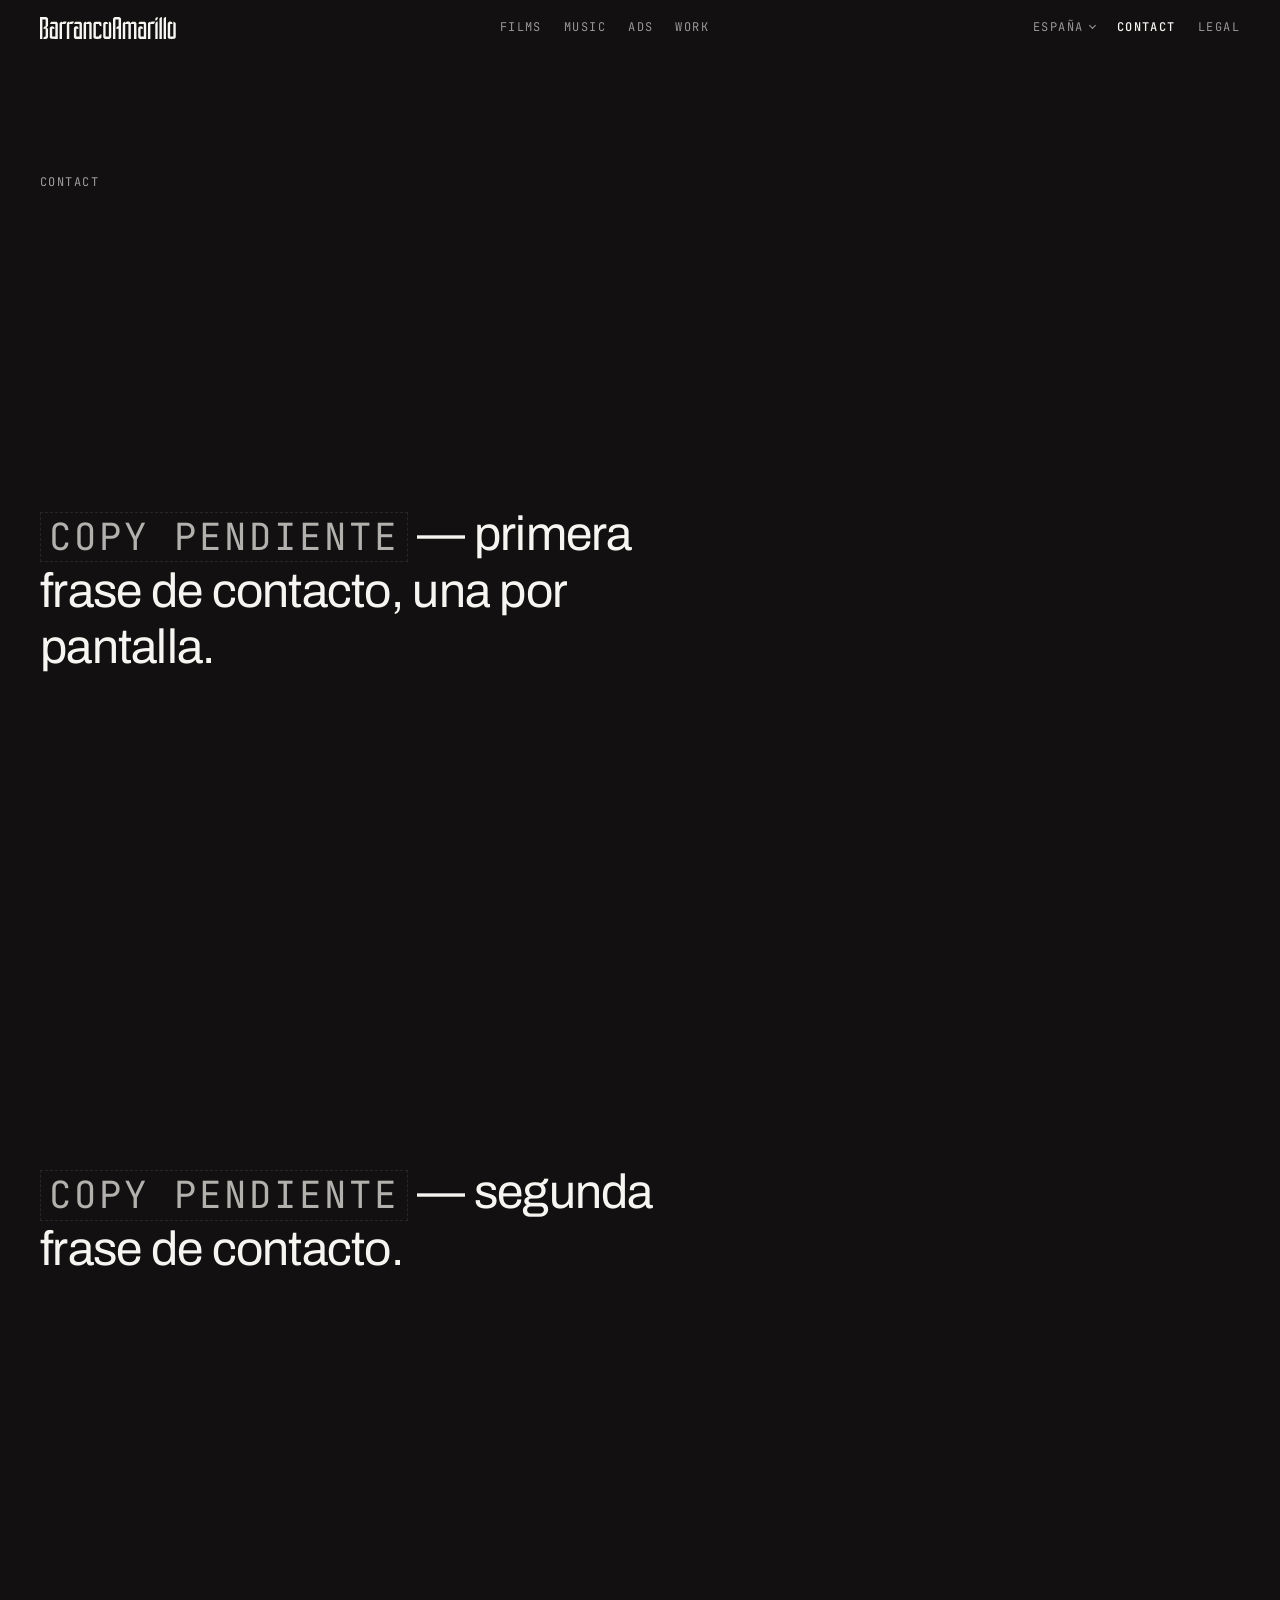
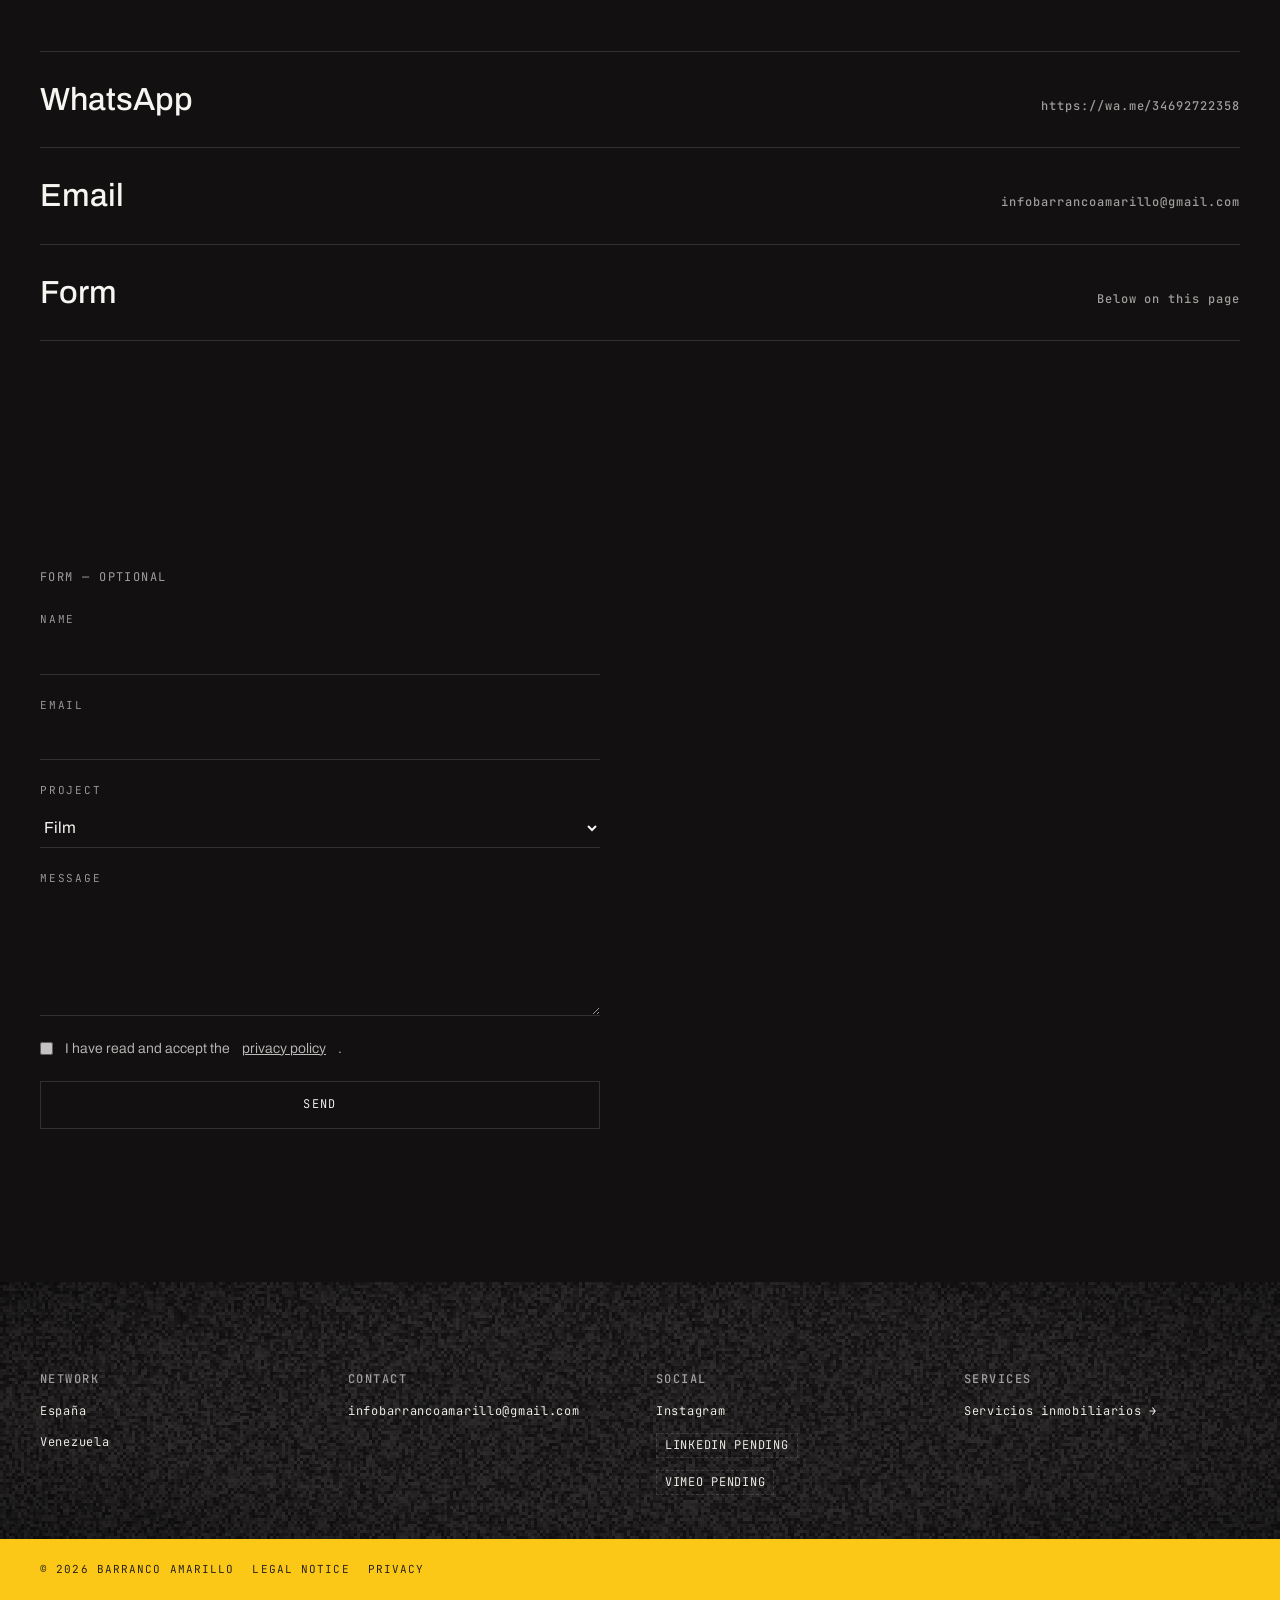
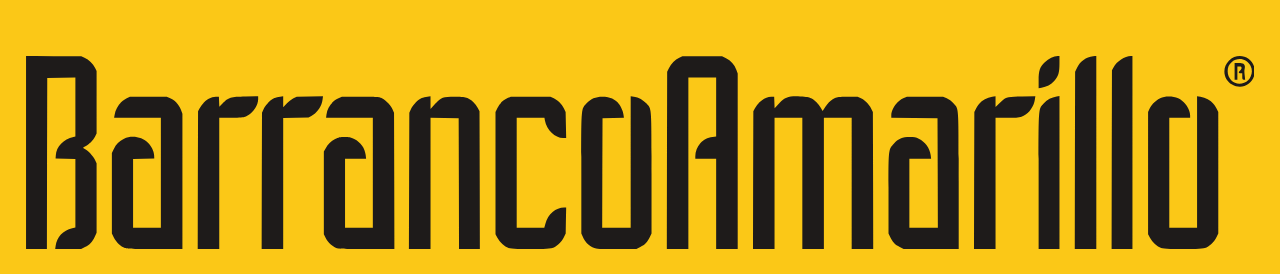
<file: contact/index.html>
<!DOCTYPE html>
<html lang="en">
<head>
<meta charset="UTF-8">
<meta name="viewport" content="width=device-width, initial-scale=1.0">
<title>Contact — Barranco Amarillo</title>
<meta name="description" content="Talk to Barranco Amarillo. WhatsApp, email or the form.">
<meta property="og:title" content="Contact — Barranco Amarillo">
<meta property="og:description" content="Talk to Barranco Amarillo. WhatsApp, email or the form.">
<meta property="og:type" content="website">
<meta property="og:locale" content="en_GB">
<meta property="og:url" content="https://baweb-v5.vercel.app/contact/">
<meta property="og:image" content="https://baweb-v5.vercel.app/assets/logo-imagotipo.png">
<link rel="canonical" href="https://baweb-v5.vercel.app/contact/">
<link rel="icon" href="/favicon.ico" sizes="48x48">
<link rel="icon" href="/favicon.svg" type="image/svg+xml">
<link rel="apple-touch-icon" href="/apple-touch-icon.png">
<link rel="manifest" href="/site.webmanifest">
<meta name="theme-color" content="#1E1B1A">
<link rel="preconnect" href="https://fonts.googleapis.com">
<link rel="preconnect" href="https://fonts.gstatic.com" crossorigin>
<link href="https://fonts.googleapis.com/css2?family=Archivo:ital,wdth,wght@0,62..125,100..900;1,62..125,100..900&family=JetBrains+Mono:wght@400;500;700&display=swap" rel="stylesheet">
<link rel="stylesheet" href="/assets/css/base.css">
<script src="/assets/js/loader.js"></script>
</head>
<body class="clareo">
<header class="nav">
  <a class="lockup" href="/" aria-label="Barranco Amarillo — Home">
    <svg class="lockup-svg" aria-hidden="true" focusable="false" xmlns="http://www.w3.org/2000/svg" viewBox="0 0 1716 278" fill="currentColor"><path fill-rule="evenodd" d="M0.0 139.0L0.0 -0.1L39.8 0.2L79.5 0.5L84.1 2.6C90.4 5.6 96.3 11.1 99.2 16.8L101.5 21.5L101.5 66.5L101.5 111.5L99.2 116.2C96.6 121.4 90.7 127.2 85.5 129.7C81.3 131.7 81.2 132.3 84.5 133.8C89.1 135.9 96.7 144.0 99.1 149.3L101.5 154.5L101.5 204.5L101.5 254.5L98.9 260.0C95.2 267.8 91.8 271.4 84.8 274.9L78.7 278.0L60.3 278.0L41.9 278.0L42.6 273.2C44.4 260.5 53.1 251.3 66.4 247.9L71.0 246.8L71.0 197.4L71.0 148.1L56.8 147.8L42.5 147.5L42.8 143.1C43.6 130.4 53.9 119.6 68.2 116.6L71.0 116.0L71.0 73.5L71.0 31.0L50.7 31.2L30.5 31.5L30.2 154.8L30.0 278.0L15.0 278.0L0.0 278.0L0.0 139.0ZM142.3 276.4C136.3 274.2 129.6 267.8 126.3 261.2L123.5 255.5L123.5 197.5L123.5 139.5L126.1 134.0C129.4 127.1 134.0 122.5 141.0 119.1C152.1 113.8 167.1 116.4 175.8 125.1C180.4 129.7 184.0 137.0 184.3 142.7L184.5 147.5L169.2 147.8L154.0 148.1L154.0 197.5L154.0 247.0L174.0 247.0L194.0 247.0L194.0 168.0L194.0 89.0L160.4 89.0L126.7 89.0L127.4 84.8C129.1 74.5 135.7 65.3 144.9 60.8L149.5 58.5L176.0 58.5L202.5 58.5L208.2 61.3C215.1 64.7 220.3 70.4 223.0 77.7L225.0 83.1L225.0 180.5L225.0 278.0L185.8 277.9C153.8 277.9 145.7 277.6 142.3 276.4ZM247.2 178.8L247.5 79.5L249.8 75.3C254.9 65.6 264.1 59.1 273.1 58.7L277.5 58.5L277.8 65.9L278.1 73.2L283.0 68.1C291.2 59.5 294.4 58.6 315.8 58.2L334.0 57.8L334.0 62.3C334.0 72.2 324.1 84.9 314.0 87.9C311.9 88.5 303.2 89.0 294.1 89.0L278.0 89.0L278.0 183.5L278.0 278.0L262.5 278.0L247.0 278.0L247.2 178.8ZM339.2 179.8L339.5 81.5L341.9 76.3C344.5 70.4 352.0 62.9 357.4 60.6C359.3 59.8 363.0 58.8 365.5 58.5L370.0 57.8L370.0 65.8L370.0 73.9L375.1 68.5C377.9 65.6 382.3 62.1 384.8 60.9L389.5 58.6L408.4 58.2L427.3 57.8L426.6 63.0C425.3 72.5 419.0 81.8 410.5 86.3L406.5 88.5L388.2 88.8L370.0 89.2L370.0 183.6L370.0 278.0L354.5 278.0L339.0 278.0L339.2 179.8ZM449.0 277.1C441.6 274.8 434.5 268.6 430.8 261.1L428.5 256.5L428.5 197.0L428.5 137.5L430.8 133.3C434.3 126.7 438.7 122.3 444.8 119.3C449.6 117.0 451.8 116.5 458.5 116.5C465.2 116.5 467.4 117.0 472.2 119.3C481.5 123.9 487.7 132.6 488.7 142.6L489.3 148.0L474.1 148.0L459.0 148.0L459.0 197.5L459.0 247.0L479.0 247.0L499.0 247.0L499.0 168.0L499.0 89.0L465.4 89.0L431.7 89.0L432.3 84.1C433.5 74.4 439.7 65.8 448.8 61.3L454.5 58.5L481.0 58.5C504.4 58.5 508.0 58.7 511.4 60.3C517.2 63.0 524.5 70.4 527.1 76.3L529.5 81.5L529.8 179.8L530.0 278.0L490.8 277.9C469.2 277.9 450.4 277.5 449.0 277.1ZM551.2 179.8L551.5 81.5L553.9 76.3C556.5 70.4 564.0 62.9 569.4 60.6C571.3 59.8 575.0 58.8 577.5 58.5L582.0 57.8L582.0 67.0L582.0 76.3L588.1 69.6C597.5 59.3 599.7 58.5 616.5 58.5C628.6 58.5 631.1 58.8 635.1 60.6C641.4 63.6 646.7 68.5 649.8 74.4L652.5 79.5L652.8 178.8L653.0 278.0L638.0 278.0L623.0 278.0L622.8 183.8L622.5 89.5L602.2 89.2L582.0 89.0L582.0 183.5L582.0 278.0L566.5 278.0L550.9 278.0L551.2 179.8ZM694.3 276.4C688.6 274.3 681.5 267.8 678.2 261.6L675.5 256.5L675.5 168.5L675.5 80.5L678.3 74.8C681.5 68.4 686.3 63.7 692.9 60.6L697.5 58.5L726.0 58.5L754.5 58.5L759.4 60.9C765.7 64.0 770.9 69.3 774.0 75.5L776.4 80.5L776.8 99.2L777.2 118.0L772.8 118.0C761.0 118.0 749.2 106.6 746.6 92.8L745.9 89.0L726.0 89.0L706.0 89.0L706.0 168.0L706.0 247.0L725.8 247.0L745.7 247.0L747.3 241.2C751.1 227.6 762.3 218.0 774.3 218.0L777.2 218.0L776.8 236.8L776.5 255.5L773.7 261.2C770.3 268.1 763.6 274.3 757.3 276.4C750.7 278.6 700.6 278.6 694.3 276.4ZM818.9 276.6C810.2 273.5 805.0 268.7 801.1 260.0L799.0 255.5L799.0 168.9C799.0 71.6 798.6 77.0 806.6 68.1C812.7 61.3 819.2 58.6 829.5 58.5C838.6 58.5 844.1 60.5 850.3 65.9C854.7 69.8 858.7 77.8 859.6 84.2L860.3 88.9L844.9 89.2L829.5 89.5L829.2 168.2L829.0 247.0L849.5 247.0L870.0 247.0L870.0 152.4L870.0 57.8L874.7 58.5C881.5 59.5 888.1 63.2 892.8 68.5C900.4 77.1 900.0 72.0 900.0 168.9L900.0 255.5L897.6 260.5C894.2 267.8 890.7 271.5 883.8 274.9L877.7 278.0L850.1 278.0C830.2 277.9 821.5 277.6 818.9 276.6ZM922.2 150.2L922.5 22.5L925.0 17.5C928.1 11.2 933.9 5.4 939.9 2.6L944.5 0.5L973.0 0.5L1001.5 0.5L1007.2 3.3C1014.1 6.7 1019.3 12.4 1022.0 19.7L1024.0 25.1L1024.0 151.5L1024.0 278.0L1008.5 278.0L993.0 278.0L993.0 213.0L993.0 148.0L978.0 148.0L963.0 148.0L963.0 144.2C963.0 137.4 965.7 130.5 970.5 125.2C975.4 119.8 980.0 117.5 987.9 116.4L993.0 115.7L993.0 73.4L993.0 31.0L973.0 31.0L953.0 31.0L953.0 154.5L953.0 278.0L937.5 278.0L922.0 278.0L922.2 150.2ZM1046.2 178.8L1046.5 79.5L1048.8 75.3C1053.9 65.6 1063.1 59.1 1072.1 58.7L1076.5 58.5L1076.8 66.8L1077.1 75.1L1083.8 68.1C1092.6 59.1 1097.1 57.6 1113.9 58.2C1123.3 58.6 1126.3 59.1 1129.7 60.8C1135.0 63.6 1140.1 68.6 1143.5 74.5L1146.2 79.0L1150.2 73.0C1154.3 66.9 1157.7 63.7 1164.0 60.4C1167.0 58.8 1169.8 58.5 1182.0 58.5L1196.5 58.5L1201.4 60.9C1207.5 63.9 1213.0 69.5 1216.1 75.8L1218.5 80.5L1218.8 179.2L1219.0 278.0L1203.5 278.0L1188.0 278.0L1188.0 183.5L1188.0 89.0L1168.0 89.0L1148.0 89.0L1148.0 183.5L1148.0 278.0L1132.5 278.0L1117.0 278.0L1117.0 183.5L1117.0 89.0L1097.0 89.0L1077.0 89.0L1077.0 183.5L1077.0 278.0L1061.5 278.0L1046.0 278.0L1046.2 178.8ZM1257.2 274.9C1250.3 271.5 1246.8 267.8 1243.4 260.5L1241.0 255.5L1241.0 197.9C1241.0 133.0 1240.8 134.8 1248.6 126.1C1254.7 119.3 1261.2 116.6 1271.5 116.6C1277.9 116.6 1280.5 117.1 1284.5 119.0C1293.9 123.6 1300.5 132.6 1301.7 142.9L1302.3 148.0L1286.6 148.0L1271.0 148.0L1271.0 197.5L1271.0 247.0L1291.5 247.0L1312.0 247.0L1311.8 168.2L1311.5 89.5L1278.2 89.2L1245.0 89.0L1245.0 85.7C1245.0 76.3 1252.8 65.2 1262.2 60.9L1267.5 58.5L1293.5 58.5L1319.5 58.5L1324.8 60.9C1327.9 62.3 1331.8 65.2 1334.4 68.1C1342.5 77.1 1342.0 70.2 1342.0 180.2L1342.0 278.0L1302.7 278.0L1263.3 278.0L1257.2 274.9ZM1364.2 179.2L1364.5 80.5L1367.0 75.5C1371.6 66.2 1380.2 59.9 1390.2 58.5L1395.0 57.8L1395.0 65.5L1395.0 73.3L1401.0 67.6C1409.9 59.0 1411.3 58.6 1433.4 58.2L1452.3 57.8L1451.6 62.7C1450.0 73.7 1441.9 84.2 1432.3 87.4C1428.8 88.6 1423.6 89.0 1411.3 89.0L1395.0 89.0L1395.0 183.5L1395.0 278.0L1379.5 278.0L1364.0 278.0L1364.2 179.2ZM1457.0 180.2C1457.0 70.2 1456.5 77.1 1464.6 68.1C1469.2 63.0 1475.7 59.6 1482.9 58.4L1487.0 57.7L1487.0 167.9L1487.0 278.0L1472.0 278.0L1457.0 278.0L1457.0 180.2ZM1509.2 150.2L1509.5 22.5L1512.3 16.8C1516.8 7.7 1525.1 1.8 1535.4 0.4L1540.0 -0.3L1540.0 138.9L1540.0 278.0L1524.5 278.0L1509.0 278.0L1509.2 150.2ZM1562.2 149.2L1562.5 20.5L1564.7 16.4C1569.3 7.7 1581.1 -0.0 1589.7 -0.0L1592.0 0.0L1592.0 139.0L1592.0 278.0L1577.0 278.0L1562.0 278.0L1562.2 149.2ZM1633.3 276.4C1627.6 274.3 1620.5 267.8 1617.2 261.6L1614.5 256.5L1614.5 168.5L1614.5 80.5L1616.6 75.9C1619.4 69.9 1625.9 63.4 1631.9 60.7C1638.6 57.6 1650.6 57.7 1657.8 60.9C1667.2 65.1 1675.0 76.3 1675.0 85.7L1675.0 89.0L1660.0 89.0L1645.0 89.0L1645.0 168.0L1645.0 247.0L1665.0 247.0L1685.0 247.0L1685.0 152.4L1685.0 57.8L1689.8 58.5C1699.8 59.9 1708.4 66.2 1713.0 75.5L1715.5 80.5L1715.5 168.0L1715.5 255.5L1712.7 261.2C1709.3 268.1 1702.6 274.3 1696.3 276.4C1689.7 278.6 1639.6 278.6 1633.3 276.4ZM1457.0 35.3C1457.0 20.9 1458.6 16.3 1465.9 9.0C1471.5 3.4 1478.6 -0.0 1484.6 -0.0L1487.0 0.0L1487.0 10.8C1487.0 24.0 1485.5 29.2 1479.4 35.9C1474.8 41.0 1468.3 44.4 1461.1 45.6L1457.0 46.3L1457.0 35.3Z"/></svg>
  </a>

  <nav class="nav-centro" aria-label="Work">
    <a href="/films/">Films</a>
    <a href="/music/">Music</a>
    <a href="/ads/">Ads</a>
    <a href="/work/">Work</a>
  </nav>

  <div class="nav-derecha">
    <div class="nav-region">
      <button class="nav-region-btn" type="button" aria-expanded="false" aria-controls="nav-region-panel">España</button>
      <div class="nav-region-panel" id="nav-region-panel" hidden>
        <p class="etiqueta">Our network</p>
        <a href="/">España</a>
        <a href="/">Venezuela</a>
      </div>
    </div>
    <a href="/contact/" aria-current="page">Contact</a>
    <a href="/aviso-legal.html">Legal</a>
  </div>

  <button class="nav-menu-btn" type="button" aria-expanded="false" aria-controls="nav-overlay">Menu</button>
</header>

<div class="nav-overlay" id="nav-overlay">
  <button class="nav-cerrar" type="button">Cerrar</button>
  <a href="/films/">Films</a>
  <a href="/music/">Music</a>
  <a href="/ads/">Ads</a>
  <a href="/work/">Work</a>
  <a href="/directors/">Directors</a>
  <a href="/studio/">Studio</a>
  <a href="/contact/">Contact</a>
  <div class="nav-overlay-pie">
    <span class="etiqueta">Our network</span>
    <a href="/">España</a>
    <a href="/">Venezuela</a>
    <a href="/aviso-legal.html">Legal</a>
  </div>
</div>

<main class="pagina">
  <header class="contenedor cabecera-seccion">
    <p class="etiqueta">Contact</p>
  </header>

  <section class="contenedor contacto-frase">
    <p class="declaracion revelar-frase"><span class="pendiente">Copy pendiente</span> &mdash; primera frase de contacto, una por pantalla.</p>
  </section>

  <section class="contenedor contacto-frase">
    <p class="declaracion revelar-frase"><span class="pendiente">Copy pendiente</span> &mdash; segunda frase de contacto.</p>
  </section>

  <!-- Los tres accesos, con el mismo peso visual. -->
  <section class="contenedor bloque">
    <a class="enlace-grande" href="https://wa.me/34692722358" target="_blank" rel="noopener">
      <span>WhatsApp</span><span class="destino">https://wa.me/34692722358</span>
    </a>
    <a class="enlace-grande" href="mailto:infobarrancoamarillo@gmail.com">
      <span>Email</span><span class="destino">infobarrancoamarillo@gmail.com</span>
    </a>
    <a class="enlace-grande" href="#formulario">
      <span>Form</span><span class="destino">Below on this page</span>
    </a>
  </section>

  <section class="contenedor bloque" id="formulario">
    <p class="etiqueta" style="margin-bottom:28px">Form &mdash; optional</p>

    <form class="formulario" data-lead data-origen="formulario_contacto_v6"
          data-enviando="Sending…"
          data-ok="Thanks. We will come back to you."
          data-error="It did not go through. Write to infobarrancoamarillo@gmail.com instead."
          novalidate>
      <input type="checkbox" name="botcheck" class="botcheck" tabindex="-1" autocomplete="off" aria-hidden="true">

      <div class="campo">
        <label for="c-nombre">Name</label>
        <input type="text" id="c-nombre" name="nombre" autocomplete="name" required>
        <span class="error">Tell us your name.</span>
      </div>

      <div class="campo">
        <label for="c-email">Email</label>
        <input type="email" id="c-email" name="email" autocomplete="email" required>
        <span class="error">We need a valid email to answer you.</span>
      </div>

      <div class="campo">
        <label for="c-tipo">Project</label>
        <select id="c-tipo" name="tipo">
          <option value="Film">Film</option>
          <option value="Music">Music</option>
          <option value="Ads">Ads</option>
          <option value="Other">Other</option>
        </select>
      </div>

      <div class="campo">
        <label for="c-mensaje">Message</label>
        <textarea id="c-mensaje" name="mensaje" required></textarea>
        <span class="error">A couple of lines about the project is enough.</span>
      </div>

      <div class="campo">
        <label class="consentimiento" for="c-consent">
          <input type="checkbox" id="c-consent" name="consentimiento" value="yes" required>
          I have read and accept the <a href="/privacidad.html">privacy policy</a>.
        </label>
        <span class="error">We need your consent to be able to answer.</span>
      </div>

      <button type="submit" class="btn">Send</button>
      <p class="form-aviso" role="status" aria-live="polite"></p>
    </form>
  </section>
</main>
<footer class="footer">
  <div class="footer-superior">
  <canvas class="ruido" aria-hidden="true"></canvas>
  <div class="contenedor">

    <div class="footer-grid">
      <div class="footer-col">
        <h2>Network</h2>
        <span>España</span>
        <span>Venezuela</span>
      </div>
      <div class="footer-col">
        <h2>Contact</h2>
        <a href="mailto:infobarrancoamarillo@gmail.com">infobarrancoamarillo@gmail.com</a>
      </div>
      <div class="footer-col">
        <h2>Social</h2>
        <a href="https://www.instagram.com/barrancoamarillo" target="_blank" rel="noopener">Instagram</a>
        <!-- LinkedIn y Vimeo: faltan las URLs reales. No se inventan. -->
        <span class="pendiente">LinkedIn pending</span>
        <span class="pendiente">Vimeo pending</span>
      </div>
      <div class="footer-col">
        <h2>Services</h2>
        <a class="footer-real-estate" href="/real-estate/">Servicios inmobiliarios &rarr;</a>
      </div>
    </div>
  </div>
  </div>
  <div class="footer-inferior">
  <div class="contenedor">
    <div class="footer-legal">
      <span>&copy; 2026 Barranco Amarillo</span>
      <a href="/aviso-legal.html">Legal notice</a>
      <a href="/privacidad.html">Privacy</a>
    </div>
  </div>
  <div class="footer-firma" role="img" aria-label="Barranco Amarillo">
    <svg class="footer-firma-svg" aria-hidden="true" focusable="false" xmlns="http://www.w3.org/2000/svg" viewBox="0 0 1768 278" fill="currentColor"><path fill-rule="evenodd" d="M0.0 139.0L0.0 -0.1L39.8 0.2L79.5 0.5L84.1 2.6C90.4 5.6 96.3 11.1 99.2 16.8L101.5 21.5L101.5 66.5L101.5 111.5L99.2 116.2C96.6 121.4 90.7 127.2 85.5 129.7C81.3 131.7 81.2 132.3 84.5 133.8C89.1 135.9 96.7 144.0 99.1 149.3L101.5 154.5L101.5 204.5L101.5 254.5L98.9 260.0C95.2 267.8 91.8 271.4 84.8 274.9L78.7 278.0L60.3 278.0L41.9 278.0L42.6 273.2C44.4 260.5 53.1 251.3 66.4 247.9L71.0 246.8L71.0 197.4L71.0 148.1L56.8 147.8L42.5 147.5L42.8 143.1C43.6 130.4 53.9 119.6 68.2 116.6L71.0 116.0L71.0 73.5L71.0 31.0L50.7 31.2L30.5 31.5L30.2 154.8L30.0 278.0L15.0 278.0L0.0 278.0L0.0 139.0ZM142.3 276.4C136.3 274.2 129.6 267.8 126.3 261.2L123.5 255.5L123.5 197.5L123.5 139.5L126.1 134.0C129.4 127.1 134.0 122.5 141.0 119.1C152.1 113.8 167.1 116.4 175.8 125.1C180.4 129.7 184.0 137.0 184.3 142.7L184.5 147.5L169.2 147.8L154.0 148.1L154.0 197.5L154.0 247.0L174.0 247.0L194.0 247.0L194.0 168.0L194.0 89.0L160.4 89.0L126.7 89.0L127.4 84.8C129.1 74.5 135.7 65.3 144.9 60.8L149.5 58.5L176.0 58.5L202.5 58.5L208.2 61.3C215.1 64.7 220.3 70.4 223.0 77.7L225.0 83.1L225.0 180.5L225.0 278.0L185.8 277.9C153.8 277.9 145.7 277.6 142.3 276.4ZM247.2 178.8L247.5 79.5L249.8 75.3C254.9 65.6 264.1 59.1 273.1 58.7L277.5 58.5L277.8 65.9L278.1 73.2L283.0 68.1C291.2 59.5 294.4 58.6 315.8 58.2L334.0 57.8L334.0 62.3C334.0 72.2 324.1 84.9 314.0 87.9C311.9 88.5 303.2 89.0 294.1 89.0L278.0 89.0L278.0 183.5L278.0 278.0L262.5 278.0L247.0 278.0L247.2 178.8ZM339.2 179.8L339.5 81.5L341.9 76.3C344.5 70.4 352.0 62.9 357.4 60.6C359.3 59.8 363.0 58.8 365.5 58.5L370.0 57.8L370.0 65.8L370.0 73.9L375.1 68.5C377.9 65.6 382.3 62.1 384.8 60.9L389.5 58.6L408.4 58.2L427.3 57.8L426.6 63.0C425.3 72.5 419.0 81.8 410.5 86.3L406.5 88.5L388.2 88.8L370.0 89.2L370.0 183.6L370.0 278.0L354.5 278.0L339.0 278.0L339.2 179.8ZM449.0 277.1C441.6 274.8 434.5 268.6 430.8 261.1L428.5 256.5L428.5 197.0L428.5 137.5L430.8 133.3C434.3 126.7 438.7 122.3 444.8 119.3C449.6 117.0 451.8 116.5 458.5 116.5C465.2 116.5 467.4 117.0 472.2 119.3C481.5 123.9 487.7 132.6 488.7 142.6L489.3 148.0L474.1 148.0L459.0 148.0L459.0 197.5L459.0 247.0L479.0 247.0L499.0 247.0L499.0 168.0L499.0 89.0L465.4 89.0L431.7 89.0L432.3 84.1C433.5 74.4 439.7 65.8 448.8 61.3L454.5 58.5L481.0 58.5C504.4 58.5 508.0 58.7 511.4 60.3C517.2 63.0 524.5 70.4 527.1 76.3L529.5 81.5L529.8 179.8L530.0 278.0L490.8 277.9C469.2 277.9 450.4 277.5 449.0 277.1ZM551.2 179.8L551.5 81.5L553.9 76.3C556.5 70.4 564.0 62.9 569.4 60.6C571.3 59.8 575.0 58.8 577.5 58.5L582.0 57.8L582.0 67.0L582.0 76.3L588.1 69.6C597.5 59.3 599.7 58.5 616.5 58.5C628.6 58.5 631.1 58.8 635.1 60.6C641.4 63.6 646.7 68.5 649.8 74.4L652.5 79.5L652.8 178.8L653.0 278.0L638.0 278.0L623.0 278.0L622.8 183.8L622.5 89.5L602.2 89.2L582.0 89.0L582.0 183.5L582.0 278.0L566.5 278.0L550.9 278.0L551.2 179.8ZM694.3 276.4C688.6 274.3 681.5 267.8 678.2 261.6L675.5 256.5L675.5 168.5L675.5 80.5L678.3 74.8C681.5 68.4 686.3 63.7 692.9 60.6L697.5 58.5L726.0 58.5L754.5 58.5L759.4 60.9C765.7 64.0 770.9 69.3 774.0 75.5L776.4 80.5L776.8 99.2L777.2 118.0L772.8 118.0C761.0 118.0 749.2 106.6 746.6 92.8L745.9 89.0L726.0 89.0L706.0 89.0L706.0 168.0L706.0 247.0L725.8 247.0L745.7 247.0L747.3 241.2C751.1 227.6 762.3 218.0 774.3 218.0L777.2 218.0L776.8 236.8L776.5 255.5L773.7 261.2C770.3 268.1 763.6 274.3 757.3 276.4C750.7 278.6 700.6 278.6 694.3 276.4ZM818.9 276.6C810.2 273.5 805.0 268.7 801.1 260.0L799.0 255.5L799.0 168.9C799.0 71.6 798.6 77.0 806.6 68.1C812.7 61.3 819.2 58.6 829.5 58.5C838.6 58.5 844.1 60.5 850.3 65.9C854.7 69.8 858.7 77.8 859.6 84.2L860.3 88.9L844.9 89.2L829.5 89.5L829.2 168.2L829.0 247.0L849.5 247.0L870.0 247.0L870.0 152.4L870.0 57.8L874.7 58.5C881.5 59.5 888.1 63.2 892.8 68.5C900.4 77.1 900.0 72.0 900.0 168.9L900.0 255.5L897.6 260.5C894.2 267.8 890.7 271.5 883.8 274.9L877.7 278.0L850.1 278.0C830.2 277.9 821.5 277.6 818.9 276.6ZM922.2 150.2L922.5 22.5L925.0 17.5C928.1 11.2 933.9 5.4 939.9 2.6L944.5 0.5L973.0 0.5L1001.5 0.5L1007.2 3.3C1014.1 6.7 1019.3 12.4 1022.0 19.7L1024.0 25.1L1024.0 151.5L1024.0 278.0L1008.5 278.0L993.0 278.0L993.0 213.0L993.0 148.0L978.0 148.0L963.0 148.0L963.0 144.2C963.0 137.4 965.7 130.5 970.5 125.2C975.4 119.8 980.0 117.5 987.9 116.4L993.0 115.7L993.0 73.4L993.0 31.0L973.0 31.0L953.0 31.0L953.0 154.5L953.0 278.0L937.5 278.0L922.0 278.0L922.2 150.2ZM1046.2 178.8L1046.5 79.5L1048.8 75.3C1053.9 65.6 1063.1 59.1 1072.1 58.7L1076.5 58.5L1076.8 66.8L1077.1 75.1L1083.8 68.1C1092.6 59.1 1097.1 57.6 1113.9 58.2C1123.3 58.6 1126.3 59.1 1129.7 60.8C1135.0 63.6 1140.1 68.6 1143.5 74.5L1146.2 79.0L1150.2 73.0C1154.3 66.9 1157.7 63.7 1164.0 60.4C1167.0 58.8 1169.8 58.5 1182.0 58.5L1196.5 58.5L1201.4 60.9C1207.5 63.9 1213.0 69.5 1216.1 75.8L1218.5 80.5L1218.8 179.2L1219.0 278.0L1203.5 278.0L1188.0 278.0L1188.0 183.5L1188.0 89.0L1168.0 89.0L1148.0 89.0L1148.0 183.5L1148.0 278.0L1132.5 278.0L1117.0 278.0L1117.0 183.5L1117.0 89.0L1097.0 89.0L1077.0 89.0L1077.0 183.5L1077.0 278.0L1061.5 278.0L1046.0 278.0L1046.2 178.8ZM1257.2 274.9C1250.3 271.5 1246.8 267.8 1243.4 260.5L1241.0 255.5L1241.0 197.9C1241.0 133.0 1240.8 134.8 1248.6 126.1C1254.7 119.3 1261.2 116.6 1271.5 116.6C1277.9 116.6 1280.5 117.1 1284.5 119.0C1293.9 123.6 1300.5 132.6 1301.7 142.9L1302.3 148.0L1286.6 148.0L1271.0 148.0L1271.0 197.5L1271.0 247.0L1291.5 247.0L1312.0 247.0L1311.8 168.2L1311.5 89.5L1278.2 89.2L1245.0 89.0L1245.0 85.7C1245.0 76.3 1252.8 65.2 1262.2 60.9L1267.5 58.5L1293.5 58.5L1319.5 58.5L1324.8 60.9C1327.9 62.3 1331.8 65.2 1334.4 68.1C1342.5 77.1 1342.0 70.2 1342.0 180.2L1342.0 278.0L1302.7 278.0L1263.3 278.0L1257.2 274.9ZM1364.2 179.2L1364.5 80.5L1367.0 75.5C1371.6 66.2 1380.2 59.9 1390.2 58.5L1395.0 57.8L1395.0 65.5L1395.0 73.3L1401.0 67.6C1409.9 59.0 1411.3 58.6 1433.4 58.2L1452.3 57.8L1451.6 62.7C1450.0 73.7 1441.9 84.2 1432.3 87.4C1428.8 88.6 1423.6 89.0 1411.3 89.0L1395.0 89.0L1395.0 183.5L1395.0 278.0L1379.5 278.0L1364.0 278.0L1364.2 179.2ZM1457.0 180.2C1457.0 70.2 1456.5 77.1 1464.6 68.1C1469.2 63.0 1475.7 59.6 1482.9 58.4L1487.0 57.7L1487.0 167.9L1487.0 278.0L1472.0 278.0L1457.0 278.0L1457.0 180.2ZM1509.2 150.2L1509.5 22.5L1512.3 16.8C1516.8 7.7 1525.1 1.8 1535.4 0.4L1540.0 -0.3L1540.0 138.9L1540.0 278.0L1524.5 278.0L1509.0 278.0L1509.2 150.2ZM1562.2 149.2L1562.5 20.5L1564.7 16.4C1569.3 7.7 1581.1 -0.0 1589.7 -0.0L1592.0 0.0L1592.0 139.0L1592.0 278.0L1577.0 278.0L1562.0 278.0L1562.2 149.2ZM1633.3 276.4C1627.6 274.3 1620.5 267.8 1617.2 261.6L1614.5 256.5L1614.5 168.5L1614.5 80.5L1616.6 75.9C1619.4 69.9 1625.9 63.4 1631.9 60.7C1638.6 57.6 1650.6 57.7 1657.8 60.9C1667.2 65.1 1675.0 76.3 1675.0 85.7L1675.0 89.0L1660.0 89.0L1645.0 89.0L1645.0 168.0L1645.0 247.0L1665.0 247.0L1685.0 247.0L1685.0 152.4L1685.0 57.8L1689.8 58.5C1699.8 59.9 1708.4 66.2 1713.0 75.5L1715.5 80.5L1715.5 168.0L1715.5 255.5L1712.7 261.2C1709.3 268.1 1702.6 274.3 1696.3 276.4C1689.7 278.6 1639.6 278.6 1633.3 276.4ZM1457.0 35.3C1457.0 20.9 1458.6 16.3 1465.9 9.0C1471.5 3.4 1478.6 -0.0 1484.6 -0.0L1487.0 0.0L1487.0 10.8C1487.0 24.0 1485.5 29.2 1479.4 35.9C1474.8 41.0 1468.3 44.4 1461.1 45.6L1457.0 46.3L1457.0 35.3ZM1735.3 41.0C1722.7 33.8 1720.5 16.8 1730.8 6.7C1745.1 -7.2 1768.1 2.2 1768.0 22.1C1767.9 39.4 1750.3 49.6 1735.3 41.0ZM1752.7 38.5C1757.7 36.4 1759.9 34.3 1762.1 29.5C1764.5 24.2 1764.5 19.6 1761.9 14.2C1756.9 4.0 1743.8 1.2 1735.0 8.6C1730.7 12.3 1729.0 16.1 1729.0 22.0C1729.0 34.9 1741.2 43.3 1752.7 38.5ZM1739.0 22.0L1739.0 10.0L1744.8 10.0C1752.3 10.0 1754.5 12.0 1753.6 17.7C1752.9 22.1 1752.9 21.9 1753.6 28.8L1754.2 34.0L1752.1 34.0C1750.3 34.0 1750.0 33.4 1750.0 29.5L1750.0 25.0L1747.5 25.0C1744.4 25.0 1744.2 22.5 1747.0 20.8C1748.1 20.1 1749.0 18.5 1749.0 17.3C1749.0 15.4 1748.4 15.0 1746.0 15.0L1743.0 15.0L1743.0 24.5L1743.0 34.0L1741.0 34.0L1739.0 34.0L1739.0 22.0Z"/></svg>
  </div>
  </div>
</footer>
<script src="/assets/js/base.js"></script>
<script src="/assets/js/piezas.js"></script>
<script src="/assets/js/form.js"></script>
<script>
/* El fondo se aclara CON el scroll. Se lee el progreso y se escribe una
   variable CSS: el scroll no se bloquea, no se desvía y no se suaviza. */
(function(){
  var cuerpo = document.body;
  if(!cuerpo.classList.contains("clareo") || (window.BA && BA.reduceMotion)) return;
  var pedido = false;
  function pintar(){
    pedido = false;
    var max = document.documentElement.scrollHeight - window.innerHeight;
    var p = max > 0 ? Math.min(1, Math.max(0, window.scrollY / max)) : 0;
    cuerpo.style.setProperty("--p", p.toFixed(3));
    // El texto conmuta de golpe en la mitad. Ver el comentario de base.css:
    // si cruzara a la vez que el fondo, en ese punto serían el mismo gris.
    cuerpo.classList.toggle("texto-oscuro", p > 0.5);
  }
  window.addEventListener("scroll", function(){
    if(pedido) return;
    pedido = true;
    requestAnimationFrame(pintar);
  }, { passive:true });
  window.addEventListener("resize", pintar);
  pintar();
})();
</script>
<script src="/assets/js/ruido.js"></script>
</body>
</html>
</file>
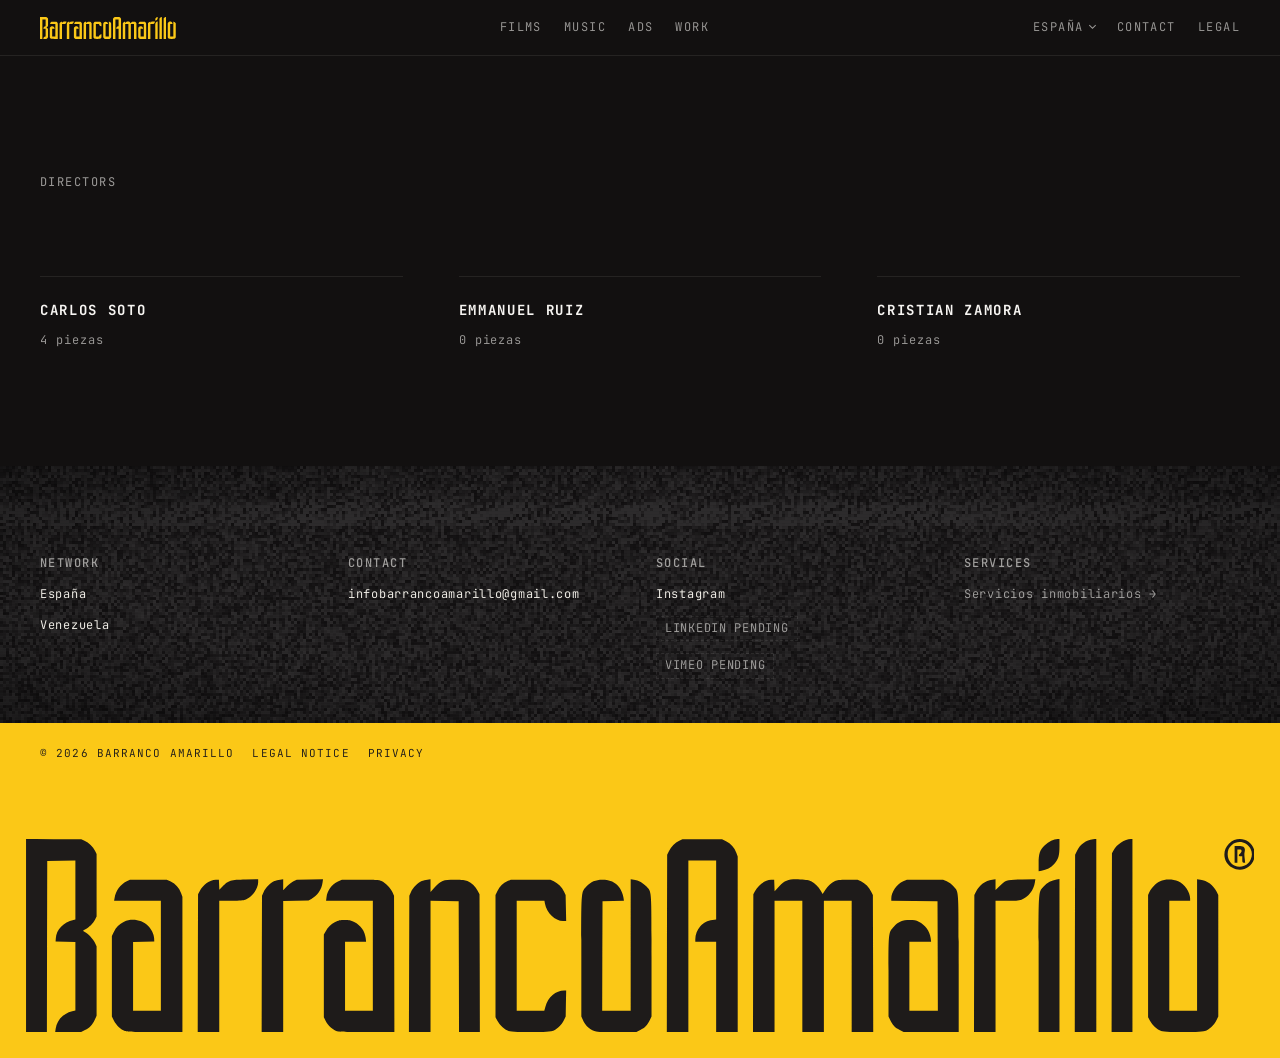
<file: directors/index.html>
<!DOCTYPE html>
<html lang="en">
<head>
<meta charset="UTF-8">
<meta name="viewport" content="width=device-width, initial-scale=1.0">
<title>Directors — Barranco Amarillo</title>
<meta name="description" content="The Barranco Amarillo directing roster.">
<meta property="og:title" content="Directors — Barranco Amarillo">
<meta property="og:description" content="The Barranco Amarillo directing roster.">
<meta property="og:type" content="website">
<meta property="og:locale" content="en_GB">
<meta property="og:url" content="https://baweb-v5.vercel.app/directors/">
<meta property="og:image" content="https://baweb-v5.vercel.app/assets/logo-imagotipo.png">
<link rel="canonical" href="https://baweb-v5.vercel.app/directors/">
<link rel="icon" href="/favicon.ico" sizes="48x48">
<link rel="icon" href="/favicon.svg" type="image/svg+xml">
<link rel="apple-touch-icon" href="/apple-touch-icon.png">
<link rel="manifest" href="/site.webmanifest">
<meta name="theme-color" content="#1E1B1A">
<link rel="preconnect" href="https://fonts.googleapis.com">
<link rel="preconnect" href="https://fonts.gstatic.com" crossorigin>
<link href="https://fonts.googleapis.com/css2?family=Archivo:ital,wdth,wght@0,62..125,100..900;1,62..125,100..900&family=JetBrains+Mono:wght@400;500;700&display=swap" rel="stylesheet">
<link rel="stylesheet" href="/assets/css/base.css">
<script src="/assets/js/loader.js"></script>
</head>
<body>
<header class="nav">
  <a class="lockup" href="/" aria-label="Barranco Amarillo — Home">
    <svg class="lockup-svg" aria-hidden="true" focusable="false" xmlns="http://www.w3.org/2000/svg" viewBox="0 0 1716 278" fill="currentColor"><path fill-rule="evenodd" d="M0.0 139.0L0.0 -0.1L39.8 0.2L79.5 0.5L84.1 2.6C90.4 5.6 96.3 11.1 99.2 16.8L101.5 21.5L101.5 66.5L101.5 111.5L99.2 116.2C96.6 121.4 90.7 127.2 85.5 129.7C81.3 131.7 81.2 132.3 84.5 133.8C89.1 135.9 96.7 144.0 99.1 149.3L101.5 154.5L101.5 204.5L101.5 254.5L98.9 260.0C95.2 267.8 91.8 271.4 84.8 274.9L78.7 278.0L60.3 278.0L41.9 278.0L42.6 273.2C44.4 260.5 53.1 251.3 66.4 247.9L71.0 246.8L71.0 197.4L71.0 148.1L56.8 147.8L42.5 147.5L42.8 143.1C43.6 130.4 53.9 119.6 68.2 116.6L71.0 116.0L71.0 73.5L71.0 31.0L50.7 31.2L30.5 31.5L30.2 154.8L30.0 278.0L15.0 278.0L0.0 278.0L0.0 139.0ZM142.3 276.4C136.3 274.2 129.6 267.8 126.3 261.2L123.5 255.5L123.5 197.5L123.5 139.5L126.1 134.0C129.4 127.1 134.0 122.5 141.0 119.1C152.1 113.8 167.1 116.4 175.8 125.1C180.4 129.7 184.0 137.0 184.3 142.7L184.5 147.5L169.2 147.8L154.0 148.1L154.0 197.5L154.0 247.0L174.0 247.0L194.0 247.0L194.0 168.0L194.0 89.0L160.4 89.0L126.7 89.0L127.4 84.8C129.1 74.5 135.7 65.3 144.9 60.8L149.5 58.5L176.0 58.5L202.5 58.5L208.2 61.3C215.1 64.7 220.3 70.4 223.0 77.7L225.0 83.1L225.0 180.5L225.0 278.0L185.8 277.9C153.8 277.9 145.7 277.6 142.3 276.4ZM247.2 178.8L247.5 79.5L249.8 75.3C254.9 65.6 264.1 59.1 273.1 58.7L277.5 58.5L277.8 65.9L278.1 73.2L283.0 68.1C291.2 59.5 294.4 58.6 315.8 58.2L334.0 57.8L334.0 62.3C334.0 72.2 324.1 84.9 314.0 87.9C311.9 88.5 303.2 89.0 294.1 89.0L278.0 89.0L278.0 183.5L278.0 278.0L262.5 278.0L247.0 278.0L247.2 178.8ZM339.2 179.8L339.5 81.5L341.9 76.3C344.5 70.4 352.0 62.9 357.4 60.6C359.3 59.8 363.0 58.8 365.5 58.5L370.0 57.8L370.0 65.8L370.0 73.9L375.1 68.5C377.9 65.6 382.3 62.1 384.8 60.9L389.5 58.6L408.4 58.2L427.3 57.8L426.6 63.0C425.3 72.5 419.0 81.8 410.5 86.3L406.5 88.5L388.2 88.8L370.0 89.2L370.0 183.6L370.0 278.0L354.5 278.0L339.0 278.0L339.2 179.8ZM449.0 277.1C441.6 274.8 434.5 268.6 430.8 261.1L428.5 256.5L428.5 197.0L428.5 137.5L430.8 133.3C434.3 126.7 438.7 122.3 444.8 119.3C449.6 117.0 451.8 116.5 458.5 116.5C465.2 116.5 467.4 117.0 472.2 119.3C481.5 123.9 487.7 132.6 488.7 142.6L489.3 148.0L474.1 148.0L459.0 148.0L459.0 197.5L459.0 247.0L479.0 247.0L499.0 247.0L499.0 168.0L499.0 89.0L465.4 89.0L431.7 89.0L432.3 84.1C433.5 74.4 439.7 65.8 448.8 61.3L454.5 58.5L481.0 58.5C504.4 58.5 508.0 58.7 511.4 60.3C517.2 63.0 524.5 70.4 527.1 76.3L529.5 81.5L529.8 179.8L530.0 278.0L490.8 277.9C469.2 277.9 450.4 277.5 449.0 277.1ZM551.2 179.8L551.5 81.5L553.9 76.3C556.5 70.4 564.0 62.9 569.4 60.6C571.3 59.8 575.0 58.8 577.5 58.5L582.0 57.8L582.0 67.0L582.0 76.3L588.1 69.6C597.5 59.3 599.7 58.5 616.5 58.5C628.6 58.5 631.1 58.8 635.1 60.6C641.4 63.6 646.7 68.5 649.8 74.4L652.5 79.5L652.8 178.8L653.0 278.0L638.0 278.0L623.0 278.0L622.8 183.8L622.5 89.5L602.2 89.2L582.0 89.0L582.0 183.5L582.0 278.0L566.5 278.0L550.9 278.0L551.2 179.8ZM694.3 276.4C688.6 274.3 681.5 267.8 678.2 261.6L675.5 256.5L675.5 168.5L675.5 80.5L678.3 74.8C681.5 68.4 686.3 63.7 692.9 60.6L697.5 58.5L726.0 58.5L754.5 58.5L759.4 60.9C765.7 64.0 770.9 69.3 774.0 75.5L776.4 80.5L776.8 99.2L777.2 118.0L772.8 118.0C761.0 118.0 749.2 106.6 746.6 92.8L745.9 89.0L726.0 89.0L706.0 89.0L706.0 168.0L706.0 247.0L725.8 247.0L745.7 247.0L747.3 241.2C751.1 227.6 762.3 218.0 774.3 218.0L777.2 218.0L776.8 236.8L776.5 255.5L773.7 261.2C770.3 268.1 763.6 274.3 757.3 276.4C750.7 278.6 700.6 278.6 694.3 276.4ZM818.9 276.6C810.2 273.5 805.0 268.7 801.1 260.0L799.0 255.5L799.0 168.9C799.0 71.6 798.6 77.0 806.6 68.1C812.7 61.3 819.2 58.6 829.5 58.5C838.6 58.5 844.1 60.5 850.3 65.9C854.7 69.8 858.7 77.8 859.6 84.2L860.3 88.9L844.9 89.2L829.5 89.5L829.2 168.2L829.0 247.0L849.5 247.0L870.0 247.0L870.0 152.4L870.0 57.8L874.7 58.5C881.5 59.5 888.1 63.2 892.8 68.5C900.4 77.1 900.0 72.0 900.0 168.9L900.0 255.5L897.6 260.5C894.2 267.8 890.7 271.5 883.8 274.9L877.7 278.0L850.1 278.0C830.2 277.9 821.5 277.6 818.9 276.6ZM922.2 150.2L922.5 22.5L925.0 17.5C928.1 11.2 933.9 5.4 939.9 2.6L944.5 0.5L973.0 0.5L1001.5 0.5L1007.2 3.3C1014.1 6.7 1019.3 12.4 1022.0 19.7L1024.0 25.1L1024.0 151.5L1024.0 278.0L1008.5 278.0L993.0 278.0L993.0 213.0L993.0 148.0L978.0 148.0L963.0 148.0L963.0 144.2C963.0 137.4 965.7 130.5 970.5 125.2C975.4 119.8 980.0 117.5 987.9 116.4L993.0 115.7L993.0 73.4L993.0 31.0L973.0 31.0L953.0 31.0L953.0 154.5L953.0 278.0L937.5 278.0L922.0 278.0L922.2 150.2ZM1046.2 178.8L1046.5 79.5L1048.8 75.3C1053.9 65.6 1063.1 59.1 1072.1 58.7L1076.5 58.5L1076.8 66.8L1077.1 75.1L1083.8 68.1C1092.6 59.1 1097.1 57.6 1113.9 58.2C1123.3 58.6 1126.3 59.1 1129.7 60.8C1135.0 63.6 1140.1 68.6 1143.5 74.5L1146.2 79.0L1150.2 73.0C1154.3 66.9 1157.7 63.7 1164.0 60.4C1167.0 58.8 1169.8 58.5 1182.0 58.5L1196.5 58.5L1201.4 60.9C1207.5 63.9 1213.0 69.5 1216.1 75.8L1218.5 80.5L1218.8 179.2L1219.0 278.0L1203.5 278.0L1188.0 278.0L1188.0 183.5L1188.0 89.0L1168.0 89.0L1148.0 89.0L1148.0 183.5L1148.0 278.0L1132.5 278.0L1117.0 278.0L1117.0 183.5L1117.0 89.0L1097.0 89.0L1077.0 89.0L1077.0 183.5L1077.0 278.0L1061.5 278.0L1046.0 278.0L1046.2 178.8ZM1257.2 274.9C1250.3 271.5 1246.8 267.8 1243.4 260.5L1241.0 255.5L1241.0 197.9C1241.0 133.0 1240.8 134.8 1248.6 126.1C1254.7 119.3 1261.2 116.6 1271.5 116.6C1277.9 116.6 1280.5 117.1 1284.5 119.0C1293.9 123.6 1300.5 132.6 1301.7 142.9L1302.3 148.0L1286.6 148.0L1271.0 148.0L1271.0 197.5L1271.0 247.0L1291.5 247.0L1312.0 247.0L1311.8 168.2L1311.5 89.5L1278.2 89.2L1245.0 89.0L1245.0 85.7C1245.0 76.3 1252.8 65.2 1262.2 60.9L1267.5 58.5L1293.5 58.5L1319.5 58.5L1324.8 60.9C1327.9 62.3 1331.8 65.2 1334.4 68.1C1342.5 77.1 1342.0 70.2 1342.0 180.2L1342.0 278.0L1302.7 278.0L1263.3 278.0L1257.2 274.9ZM1364.2 179.2L1364.5 80.5L1367.0 75.5C1371.6 66.2 1380.2 59.9 1390.2 58.5L1395.0 57.8L1395.0 65.5L1395.0 73.3L1401.0 67.6C1409.9 59.0 1411.3 58.6 1433.4 58.2L1452.3 57.8L1451.6 62.7C1450.0 73.7 1441.9 84.2 1432.3 87.4C1428.8 88.6 1423.6 89.0 1411.3 89.0L1395.0 89.0L1395.0 183.5L1395.0 278.0L1379.5 278.0L1364.0 278.0L1364.2 179.2ZM1457.0 180.2C1457.0 70.2 1456.5 77.1 1464.6 68.1C1469.2 63.0 1475.7 59.6 1482.9 58.4L1487.0 57.7L1487.0 167.9L1487.0 278.0L1472.0 278.0L1457.0 278.0L1457.0 180.2ZM1509.2 150.2L1509.5 22.5L1512.3 16.8C1516.8 7.7 1525.1 1.8 1535.4 0.4L1540.0 -0.3L1540.0 138.9L1540.0 278.0L1524.5 278.0L1509.0 278.0L1509.2 150.2ZM1562.2 149.2L1562.5 20.5L1564.7 16.4C1569.3 7.7 1581.1 -0.0 1589.7 -0.0L1592.0 0.0L1592.0 139.0L1592.0 278.0L1577.0 278.0L1562.0 278.0L1562.2 149.2ZM1633.3 276.4C1627.6 274.3 1620.5 267.8 1617.2 261.6L1614.5 256.5L1614.5 168.5L1614.5 80.5L1616.6 75.9C1619.4 69.9 1625.9 63.4 1631.9 60.7C1638.6 57.6 1650.6 57.7 1657.8 60.9C1667.2 65.1 1675.0 76.3 1675.0 85.7L1675.0 89.0L1660.0 89.0L1645.0 89.0L1645.0 168.0L1645.0 247.0L1665.0 247.0L1685.0 247.0L1685.0 152.4L1685.0 57.8L1689.8 58.5C1699.8 59.9 1708.4 66.2 1713.0 75.5L1715.5 80.5L1715.5 168.0L1715.5 255.5L1712.7 261.2C1709.3 268.1 1702.6 274.3 1696.3 276.4C1689.7 278.6 1639.6 278.6 1633.3 276.4ZM1457.0 35.3C1457.0 20.9 1458.6 16.3 1465.9 9.0C1471.5 3.4 1478.6 -0.0 1484.6 -0.0L1487.0 0.0L1487.0 10.8C1487.0 24.0 1485.5 29.2 1479.4 35.9C1474.8 41.0 1468.3 44.4 1461.1 45.6L1457.0 46.3L1457.0 35.3Z"/></svg>
  </a>

  <nav class="nav-centro" aria-label="Work">
    <a href="/films/">Films</a>
    <a href="/music/">Music</a>
    <a href="/ads/">Ads</a>
    <a href="/work/">Work</a>
  </nav>

  <div class="nav-derecha">
    <div class="nav-region">
      <button class="nav-region-btn" type="button" aria-expanded="false" aria-controls="nav-region-panel">España</button>
      <div class="nav-region-panel" id="nav-region-panel" hidden>
        <p class="etiqueta">Our network</p>
        <a href="/">España</a>
        <a href="/">Venezuela</a>
      </div>
    </div>
    <a href="/contact/">Contact</a>
    <a href="/aviso-legal.html">Legal</a>
  </div>

  <button class="nav-menu-btn" type="button" aria-expanded="false" aria-controls="nav-overlay">Menu</button>
</header>

<div class="nav-overlay" id="nav-overlay">
  <button class="nav-cerrar" type="button">Cerrar</button>
  <a href="/films/">Films</a>
  <a href="/music/">Music</a>
  <a href="/ads/">Ads</a>
  <a href="/work/">Work</a>
  <a href="/directors/">Directors</a>
  <a href="/studio/">Studio</a>
  <a href="/contact/">Contact</a>
  <div class="nav-overlay-pie">
    <span class="etiqueta">Our network</span>
    <a href="/">España</a>
    <a href="/">Venezuela</a>
    <a href="/aviso-legal.html">Legal</a>
  </div>
</div>

<main class="pagina">
  <header class="contenedor cabecera-seccion">
    <p class="etiqueta">Directors</p>
  </header>

  <div class="contenedor">
    <div class="roster">
      <a href="/work/?director=carlos-soto" data-director="carlos-soto">
        <span class="nombre">Carlos Soto</span>
        <span class="cuenta">&mdash;</span>
      </a>
      <a href="/work/?director=emmanuel-ruiz" data-director="emmanuel-ruiz">
        <span class="nombre">Emmanuel Ruiz</span>
        <span class="cuenta">&mdash;</span>
      </a>
      <a href="/work/?director=cristian-zamora" data-director="cristian-zamora">
        <span class="nombre">Cristian Zamora</span>
        <span class="cuenta">&mdash;</span>
      </a>
    </div>
  </div>
</main>
<footer class="footer">
  <div class="footer-superior">
  <canvas class="ruido" aria-hidden="true"></canvas>
  <div class="contenedor">

    <div class="footer-grid">
      <div class="footer-col">
        <h2>Network</h2>
        <span>España</span>
        <span>Venezuela</span>
      </div>
      <div class="footer-col">
        <h2>Contact</h2>
        <a href="mailto:infobarrancoamarillo@gmail.com">infobarrancoamarillo@gmail.com</a>
      </div>
      <div class="footer-col">
        <h2>Social</h2>
        <a href="https://www.instagram.com/barrancoamarillo" target="_blank" rel="noopener">Instagram</a>
        <!-- LinkedIn y Vimeo: faltan las URLs reales. No se inventan. -->
        <span class="pendiente">LinkedIn pending</span>
        <span class="pendiente">Vimeo pending</span>
      </div>
      <div class="footer-col">
        <h2>Services</h2>
        <a class="footer-real-estate" href="/real-estate/">Servicios inmobiliarios &rarr;</a>
      </div>
    </div>
  </div>
  </div>
  <div class="footer-inferior">
  <div class="contenedor">
    <div class="footer-legal">
      <span>&copy; 2026 Barranco Amarillo</span>
      <a href="/aviso-legal.html">Legal notice</a>
      <a href="/privacidad.html">Privacy</a>
    </div>
  </div>
  <div class="footer-firma" role="img" aria-label="Barranco Amarillo">
    <svg class="footer-firma-svg" aria-hidden="true" focusable="false" xmlns="http://www.w3.org/2000/svg" viewBox="0 0 1768 278" fill="currentColor"><path fill-rule="evenodd" d="M0.0 139.0L0.0 -0.1L39.8 0.2L79.5 0.5L84.1 2.6C90.4 5.6 96.3 11.1 99.2 16.8L101.5 21.5L101.5 66.5L101.5 111.5L99.2 116.2C96.6 121.4 90.7 127.2 85.5 129.7C81.3 131.7 81.2 132.3 84.5 133.8C89.1 135.9 96.7 144.0 99.1 149.3L101.5 154.5L101.5 204.5L101.5 254.5L98.9 260.0C95.2 267.8 91.8 271.4 84.8 274.9L78.7 278.0L60.3 278.0L41.9 278.0L42.6 273.2C44.4 260.5 53.1 251.3 66.4 247.9L71.0 246.8L71.0 197.4L71.0 148.1L56.8 147.8L42.5 147.5L42.8 143.1C43.6 130.4 53.9 119.6 68.2 116.6L71.0 116.0L71.0 73.5L71.0 31.0L50.7 31.2L30.5 31.5L30.2 154.8L30.0 278.0L15.0 278.0L0.0 278.0L0.0 139.0ZM142.3 276.4C136.3 274.2 129.6 267.8 126.3 261.2L123.5 255.5L123.5 197.5L123.5 139.5L126.1 134.0C129.4 127.1 134.0 122.5 141.0 119.1C152.1 113.8 167.1 116.4 175.8 125.1C180.4 129.7 184.0 137.0 184.3 142.7L184.5 147.5L169.2 147.8L154.0 148.1L154.0 197.5L154.0 247.0L174.0 247.0L194.0 247.0L194.0 168.0L194.0 89.0L160.4 89.0L126.7 89.0L127.4 84.8C129.1 74.5 135.7 65.3 144.9 60.8L149.5 58.5L176.0 58.5L202.5 58.5L208.2 61.3C215.1 64.7 220.3 70.4 223.0 77.7L225.0 83.1L225.0 180.5L225.0 278.0L185.8 277.9C153.8 277.9 145.7 277.6 142.3 276.4ZM247.2 178.8L247.5 79.5L249.8 75.3C254.9 65.6 264.1 59.1 273.1 58.7L277.5 58.5L277.8 65.9L278.1 73.2L283.0 68.1C291.2 59.5 294.4 58.6 315.8 58.2L334.0 57.8L334.0 62.3C334.0 72.2 324.1 84.9 314.0 87.9C311.9 88.5 303.2 89.0 294.1 89.0L278.0 89.0L278.0 183.5L278.0 278.0L262.5 278.0L247.0 278.0L247.2 178.8ZM339.2 179.8L339.5 81.5L341.9 76.3C344.5 70.4 352.0 62.9 357.4 60.6C359.3 59.8 363.0 58.8 365.5 58.5L370.0 57.8L370.0 65.8L370.0 73.9L375.1 68.5C377.9 65.6 382.3 62.1 384.8 60.9L389.5 58.6L408.4 58.2L427.3 57.8L426.6 63.0C425.3 72.5 419.0 81.8 410.5 86.3L406.5 88.5L388.2 88.8L370.0 89.2L370.0 183.6L370.0 278.0L354.5 278.0L339.0 278.0L339.2 179.8ZM449.0 277.1C441.6 274.8 434.5 268.6 430.8 261.1L428.5 256.5L428.5 197.0L428.5 137.5L430.8 133.3C434.3 126.7 438.7 122.3 444.8 119.3C449.6 117.0 451.8 116.5 458.5 116.5C465.2 116.5 467.4 117.0 472.2 119.3C481.5 123.9 487.7 132.6 488.7 142.6L489.3 148.0L474.1 148.0L459.0 148.0L459.0 197.5L459.0 247.0L479.0 247.0L499.0 247.0L499.0 168.0L499.0 89.0L465.4 89.0L431.7 89.0L432.3 84.1C433.5 74.4 439.7 65.8 448.8 61.3L454.5 58.5L481.0 58.5C504.4 58.5 508.0 58.7 511.4 60.3C517.2 63.0 524.5 70.4 527.1 76.3L529.5 81.5L529.8 179.8L530.0 278.0L490.8 277.9C469.2 277.9 450.4 277.5 449.0 277.1ZM551.2 179.8L551.5 81.5L553.9 76.3C556.5 70.4 564.0 62.9 569.4 60.6C571.3 59.8 575.0 58.8 577.5 58.5L582.0 57.8L582.0 67.0L582.0 76.3L588.1 69.6C597.5 59.3 599.7 58.5 616.5 58.5C628.6 58.5 631.1 58.8 635.1 60.6C641.4 63.6 646.7 68.5 649.8 74.4L652.5 79.5L652.8 178.8L653.0 278.0L638.0 278.0L623.0 278.0L622.8 183.8L622.5 89.5L602.2 89.2L582.0 89.0L582.0 183.5L582.0 278.0L566.5 278.0L550.9 278.0L551.2 179.8ZM694.3 276.4C688.6 274.3 681.5 267.8 678.2 261.6L675.5 256.5L675.5 168.5L675.5 80.5L678.3 74.8C681.5 68.4 686.3 63.7 692.9 60.6L697.5 58.5L726.0 58.5L754.5 58.5L759.4 60.9C765.7 64.0 770.9 69.3 774.0 75.5L776.4 80.5L776.8 99.2L777.2 118.0L772.8 118.0C761.0 118.0 749.2 106.6 746.6 92.8L745.9 89.0L726.0 89.0L706.0 89.0L706.0 168.0L706.0 247.0L725.8 247.0L745.7 247.0L747.3 241.2C751.1 227.6 762.3 218.0 774.3 218.0L777.2 218.0L776.8 236.8L776.5 255.5L773.7 261.2C770.3 268.1 763.6 274.3 757.3 276.4C750.7 278.6 700.6 278.6 694.3 276.4ZM818.9 276.6C810.2 273.5 805.0 268.7 801.1 260.0L799.0 255.5L799.0 168.9C799.0 71.6 798.6 77.0 806.6 68.1C812.7 61.3 819.2 58.6 829.5 58.5C838.6 58.5 844.1 60.5 850.3 65.9C854.7 69.8 858.7 77.8 859.6 84.2L860.3 88.9L844.9 89.2L829.5 89.5L829.2 168.2L829.0 247.0L849.5 247.0L870.0 247.0L870.0 152.4L870.0 57.8L874.7 58.5C881.5 59.5 888.1 63.2 892.8 68.5C900.4 77.1 900.0 72.0 900.0 168.9L900.0 255.5L897.6 260.5C894.2 267.8 890.7 271.5 883.8 274.9L877.7 278.0L850.1 278.0C830.2 277.9 821.5 277.6 818.9 276.6ZM922.2 150.2L922.5 22.5L925.0 17.5C928.1 11.2 933.9 5.4 939.9 2.6L944.5 0.5L973.0 0.5L1001.5 0.5L1007.2 3.3C1014.1 6.7 1019.3 12.4 1022.0 19.7L1024.0 25.1L1024.0 151.5L1024.0 278.0L1008.5 278.0L993.0 278.0L993.0 213.0L993.0 148.0L978.0 148.0L963.0 148.0L963.0 144.2C963.0 137.4 965.7 130.5 970.5 125.2C975.4 119.8 980.0 117.5 987.9 116.4L993.0 115.7L993.0 73.4L993.0 31.0L973.0 31.0L953.0 31.0L953.0 154.5L953.0 278.0L937.5 278.0L922.0 278.0L922.2 150.2ZM1046.2 178.8L1046.5 79.5L1048.8 75.3C1053.9 65.6 1063.1 59.1 1072.1 58.7L1076.5 58.5L1076.8 66.8L1077.1 75.1L1083.8 68.1C1092.6 59.1 1097.1 57.6 1113.9 58.2C1123.3 58.6 1126.3 59.1 1129.7 60.8C1135.0 63.6 1140.1 68.6 1143.5 74.5L1146.2 79.0L1150.2 73.0C1154.3 66.9 1157.7 63.7 1164.0 60.4C1167.0 58.8 1169.8 58.5 1182.0 58.5L1196.5 58.5L1201.4 60.9C1207.5 63.9 1213.0 69.5 1216.1 75.8L1218.5 80.5L1218.8 179.2L1219.0 278.0L1203.5 278.0L1188.0 278.0L1188.0 183.5L1188.0 89.0L1168.0 89.0L1148.0 89.0L1148.0 183.5L1148.0 278.0L1132.5 278.0L1117.0 278.0L1117.0 183.5L1117.0 89.0L1097.0 89.0L1077.0 89.0L1077.0 183.5L1077.0 278.0L1061.5 278.0L1046.0 278.0L1046.2 178.8ZM1257.2 274.9C1250.3 271.5 1246.8 267.8 1243.4 260.5L1241.0 255.5L1241.0 197.9C1241.0 133.0 1240.8 134.8 1248.6 126.1C1254.7 119.3 1261.2 116.6 1271.5 116.6C1277.9 116.6 1280.5 117.1 1284.5 119.0C1293.9 123.6 1300.5 132.6 1301.7 142.9L1302.3 148.0L1286.6 148.0L1271.0 148.0L1271.0 197.5L1271.0 247.0L1291.5 247.0L1312.0 247.0L1311.8 168.2L1311.5 89.5L1278.2 89.2L1245.0 89.0L1245.0 85.7C1245.0 76.3 1252.8 65.2 1262.2 60.9L1267.5 58.5L1293.5 58.5L1319.5 58.5L1324.8 60.9C1327.9 62.3 1331.8 65.2 1334.4 68.1C1342.5 77.1 1342.0 70.2 1342.0 180.2L1342.0 278.0L1302.7 278.0L1263.3 278.0L1257.2 274.9ZM1364.2 179.2L1364.5 80.5L1367.0 75.5C1371.6 66.2 1380.2 59.9 1390.2 58.5L1395.0 57.8L1395.0 65.5L1395.0 73.3L1401.0 67.6C1409.9 59.0 1411.3 58.6 1433.4 58.2L1452.3 57.8L1451.6 62.7C1450.0 73.7 1441.9 84.2 1432.3 87.4C1428.8 88.6 1423.6 89.0 1411.3 89.0L1395.0 89.0L1395.0 183.5L1395.0 278.0L1379.5 278.0L1364.0 278.0L1364.2 179.2ZM1457.0 180.2C1457.0 70.2 1456.5 77.1 1464.6 68.1C1469.2 63.0 1475.7 59.6 1482.9 58.4L1487.0 57.7L1487.0 167.9L1487.0 278.0L1472.0 278.0L1457.0 278.0L1457.0 180.2ZM1509.2 150.2L1509.5 22.5L1512.3 16.8C1516.8 7.7 1525.1 1.8 1535.4 0.4L1540.0 -0.3L1540.0 138.9L1540.0 278.0L1524.5 278.0L1509.0 278.0L1509.2 150.2ZM1562.2 149.2L1562.5 20.5L1564.7 16.4C1569.3 7.7 1581.1 -0.0 1589.7 -0.0L1592.0 0.0L1592.0 139.0L1592.0 278.0L1577.0 278.0L1562.0 278.0L1562.2 149.2ZM1633.3 276.4C1627.6 274.3 1620.5 267.8 1617.2 261.6L1614.5 256.5L1614.5 168.5L1614.5 80.5L1616.6 75.9C1619.4 69.9 1625.9 63.4 1631.9 60.7C1638.6 57.6 1650.6 57.7 1657.8 60.9C1667.2 65.1 1675.0 76.3 1675.0 85.7L1675.0 89.0L1660.0 89.0L1645.0 89.0L1645.0 168.0L1645.0 247.0L1665.0 247.0L1685.0 247.0L1685.0 152.4L1685.0 57.8L1689.8 58.5C1699.8 59.9 1708.4 66.2 1713.0 75.5L1715.5 80.5L1715.5 168.0L1715.5 255.5L1712.7 261.2C1709.3 268.1 1702.6 274.3 1696.3 276.4C1689.7 278.6 1639.6 278.6 1633.3 276.4ZM1457.0 35.3C1457.0 20.9 1458.6 16.3 1465.9 9.0C1471.5 3.4 1478.6 -0.0 1484.6 -0.0L1487.0 0.0L1487.0 10.8C1487.0 24.0 1485.5 29.2 1479.4 35.9C1474.8 41.0 1468.3 44.4 1461.1 45.6L1457.0 46.3L1457.0 35.3ZM1735.3 41.0C1722.7 33.8 1720.5 16.8 1730.8 6.7C1745.1 -7.2 1768.1 2.2 1768.0 22.1C1767.9 39.4 1750.3 49.6 1735.3 41.0ZM1752.7 38.5C1757.7 36.4 1759.9 34.3 1762.1 29.5C1764.5 24.2 1764.5 19.6 1761.9 14.2C1756.9 4.0 1743.8 1.2 1735.0 8.6C1730.7 12.3 1729.0 16.1 1729.0 22.0C1729.0 34.9 1741.2 43.3 1752.7 38.5ZM1739.0 22.0L1739.0 10.0L1744.8 10.0C1752.3 10.0 1754.5 12.0 1753.6 17.7C1752.9 22.1 1752.9 21.9 1753.6 28.8L1754.2 34.0L1752.1 34.0C1750.3 34.0 1750.0 33.4 1750.0 29.5L1750.0 25.0L1747.5 25.0C1744.4 25.0 1744.2 22.5 1747.0 20.8C1748.1 20.1 1749.0 18.5 1749.0 17.3C1749.0 15.4 1748.4 15.0 1746.0 15.0L1743.0 15.0L1743.0 24.5L1743.0 34.0L1741.0 34.0L1739.0 34.0L1739.0 22.0Z"/></svg>
  </div>
  </div>
</footer>
<script src="/assets/js/base.js"></script>
<script src="/assets/js/piezas.js"></script>
<script>
  BA.contarPorDirector();
</script>
<script src="/assets/js/ruido.js"></script>
</body>
</html>
</file>
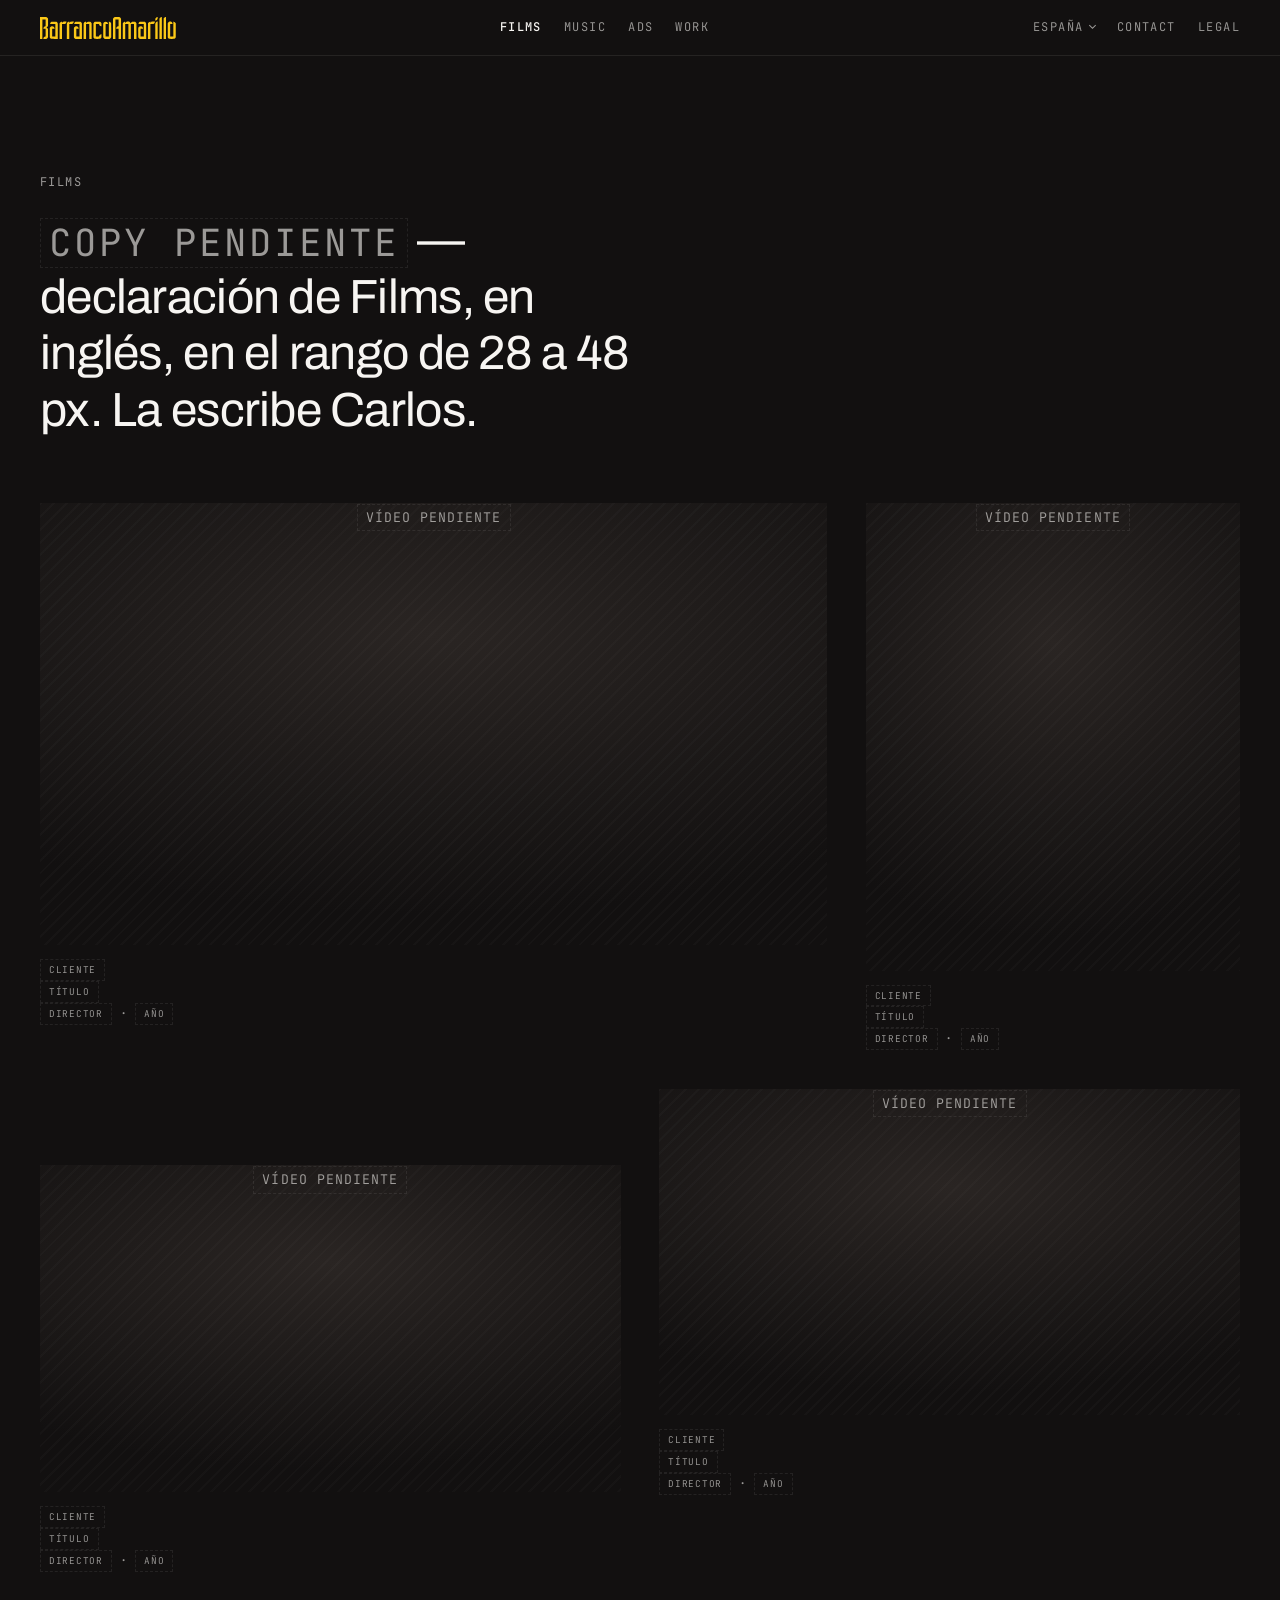
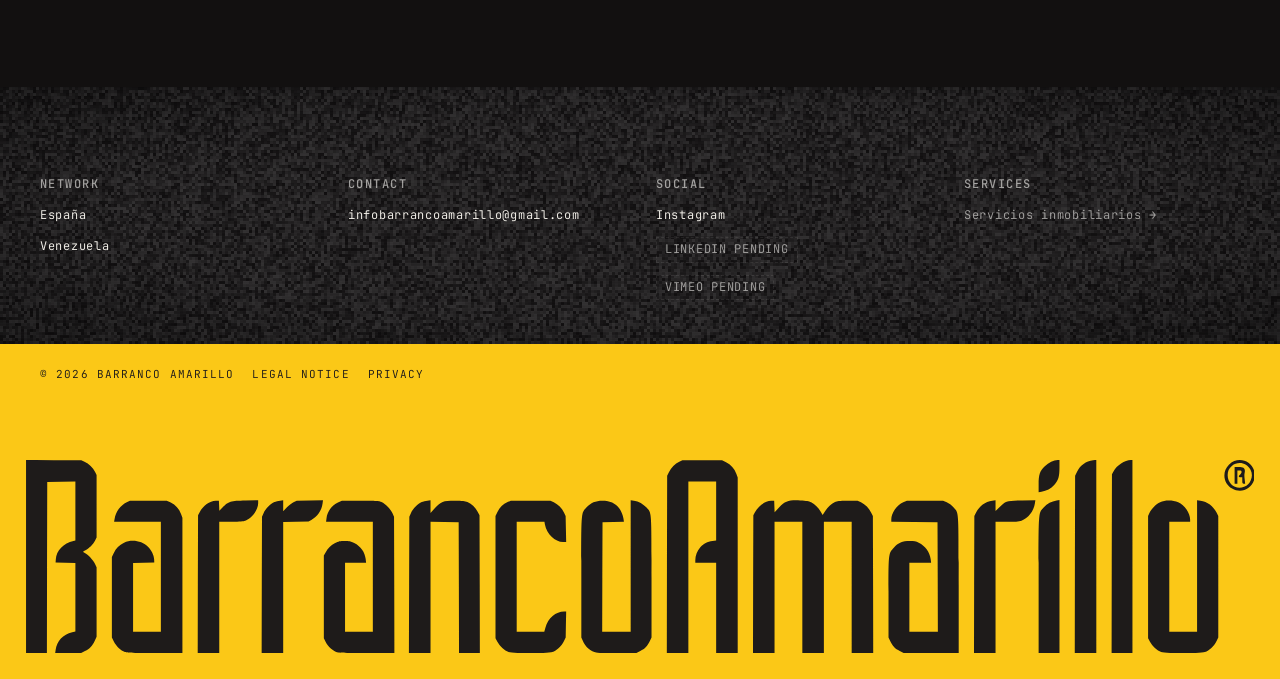
<file: films/index.html>
<!DOCTYPE html>
<html lang="en">
<head>
<meta charset="UTF-8">
<meta name="viewport" content="width=device-width, initial-scale=1.0">
<title>Film — Barranco Amarillo Films</title>
<meta name="description" content="Barranco Amarillo Films. Fiction and long-form work.">
<meta property="og:title" content="Film — Barranco Amarillo Films">
<meta property="og:description" content="Barranco Amarillo Films. Fiction and long-form work.">
<meta property="og:type" content="website">
<meta property="og:locale" content="en_GB">
<meta property="og:url" content="https://baweb-v5.vercel.app/films/">
<meta property="og:image" content="https://baweb-v5.vercel.app/assets/logo-imagotipo.png">
<link rel="canonical" href="https://baweb-v5.vercel.app/films/">
<link rel="icon" href="/favicon.ico" sizes="48x48">
<link rel="icon" href="/favicon.svg" type="image/svg+xml">
<link rel="apple-touch-icon" href="/apple-touch-icon.png">
<link rel="manifest" href="/site.webmanifest">
<meta name="theme-color" content="#1E1B1A">
<link rel="preconnect" href="https://fonts.googleapis.com">
<link rel="preconnect" href="https://fonts.gstatic.com" crossorigin>
<link href="https://fonts.googleapis.com/css2?family=Archivo:ital,wdth,wght@0,62..125,100..900;1,62..125,100..900&family=JetBrains+Mono:wght@400;500;700&display=swap" rel="stylesheet">
<link rel="stylesheet" href="/assets/css/base.css">
<script src="/assets/js/loader.js"></script>
</head>
<body>
<header class="nav">
  <a class="lockup" href="/" aria-label="Barranco Amarillo Films — Home">
    <svg class="lockup-svg" aria-hidden="true" focusable="false" xmlns="http://www.w3.org/2000/svg" viewBox="0 0 1716 278" fill="currentColor"><path fill-rule="evenodd" d="M0.0 139.0L0.0 -0.1L39.8 0.2L79.5 0.5L84.1 2.6C90.4 5.6 96.3 11.1 99.2 16.8L101.5 21.5L101.5 66.5L101.5 111.5L99.2 116.2C96.6 121.4 90.7 127.2 85.5 129.7C81.3 131.7 81.2 132.3 84.5 133.8C89.1 135.9 96.7 144.0 99.1 149.3L101.5 154.5L101.5 204.5L101.5 254.5L98.9 260.0C95.2 267.8 91.8 271.4 84.8 274.9L78.7 278.0L60.3 278.0L41.9 278.0L42.6 273.2C44.4 260.5 53.1 251.3 66.4 247.9L71.0 246.8L71.0 197.4L71.0 148.1L56.8 147.8L42.5 147.5L42.8 143.1C43.6 130.4 53.9 119.6 68.2 116.6L71.0 116.0L71.0 73.5L71.0 31.0L50.7 31.2L30.5 31.5L30.2 154.8L30.0 278.0L15.0 278.0L0.0 278.0L0.0 139.0ZM142.3 276.4C136.3 274.2 129.6 267.8 126.3 261.2L123.5 255.5L123.5 197.5L123.5 139.5L126.1 134.0C129.4 127.1 134.0 122.5 141.0 119.1C152.1 113.8 167.1 116.4 175.8 125.1C180.4 129.7 184.0 137.0 184.3 142.7L184.5 147.5L169.2 147.8L154.0 148.1L154.0 197.5L154.0 247.0L174.0 247.0L194.0 247.0L194.0 168.0L194.0 89.0L160.4 89.0L126.7 89.0L127.4 84.8C129.1 74.5 135.7 65.3 144.9 60.8L149.5 58.5L176.0 58.5L202.5 58.5L208.2 61.3C215.1 64.7 220.3 70.4 223.0 77.7L225.0 83.1L225.0 180.5L225.0 278.0L185.8 277.9C153.8 277.9 145.7 277.6 142.3 276.4ZM247.2 178.8L247.5 79.5L249.8 75.3C254.9 65.6 264.1 59.1 273.1 58.7L277.5 58.5L277.8 65.9L278.1 73.2L283.0 68.1C291.2 59.5 294.4 58.6 315.8 58.2L334.0 57.8L334.0 62.3C334.0 72.2 324.1 84.9 314.0 87.9C311.9 88.5 303.2 89.0 294.1 89.0L278.0 89.0L278.0 183.5L278.0 278.0L262.5 278.0L247.0 278.0L247.2 178.8ZM339.2 179.8L339.5 81.5L341.9 76.3C344.5 70.4 352.0 62.9 357.4 60.6C359.3 59.8 363.0 58.8 365.5 58.5L370.0 57.8L370.0 65.8L370.0 73.9L375.1 68.5C377.9 65.6 382.3 62.1 384.8 60.9L389.5 58.6L408.4 58.2L427.3 57.8L426.6 63.0C425.3 72.5 419.0 81.8 410.5 86.3L406.5 88.5L388.2 88.8L370.0 89.2L370.0 183.6L370.0 278.0L354.5 278.0L339.0 278.0L339.2 179.8ZM449.0 277.1C441.6 274.8 434.5 268.6 430.8 261.1L428.5 256.5L428.5 197.0L428.5 137.5L430.8 133.3C434.3 126.7 438.7 122.3 444.8 119.3C449.6 117.0 451.8 116.5 458.5 116.5C465.2 116.5 467.4 117.0 472.2 119.3C481.5 123.9 487.7 132.6 488.7 142.6L489.3 148.0L474.1 148.0L459.0 148.0L459.0 197.5L459.0 247.0L479.0 247.0L499.0 247.0L499.0 168.0L499.0 89.0L465.4 89.0L431.7 89.0L432.3 84.1C433.5 74.4 439.7 65.8 448.8 61.3L454.5 58.5L481.0 58.5C504.4 58.5 508.0 58.7 511.4 60.3C517.2 63.0 524.5 70.4 527.1 76.3L529.5 81.5L529.8 179.8L530.0 278.0L490.8 277.9C469.2 277.9 450.4 277.5 449.0 277.1ZM551.2 179.8L551.5 81.5L553.9 76.3C556.5 70.4 564.0 62.9 569.4 60.6C571.3 59.8 575.0 58.8 577.5 58.5L582.0 57.8L582.0 67.0L582.0 76.3L588.1 69.6C597.5 59.3 599.7 58.5 616.5 58.5C628.6 58.5 631.1 58.8 635.1 60.6C641.4 63.6 646.7 68.5 649.8 74.4L652.5 79.5L652.8 178.8L653.0 278.0L638.0 278.0L623.0 278.0L622.8 183.8L622.5 89.5L602.2 89.2L582.0 89.0L582.0 183.5L582.0 278.0L566.5 278.0L550.9 278.0L551.2 179.8ZM694.3 276.4C688.6 274.3 681.5 267.8 678.2 261.6L675.5 256.5L675.5 168.5L675.5 80.5L678.3 74.8C681.5 68.4 686.3 63.7 692.9 60.6L697.5 58.5L726.0 58.5L754.5 58.5L759.4 60.9C765.7 64.0 770.9 69.3 774.0 75.5L776.4 80.5L776.8 99.2L777.2 118.0L772.8 118.0C761.0 118.0 749.2 106.6 746.6 92.8L745.9 89.0L726.0 89.0L706.0 89.0L706.0 168.0L706.0 247.0L725.8 247.0L745.7 247.0L747.3 241.2C751.1 227.6 762.3 218.0 774.3 218.0L777.2 218.0L776.8 236.8L776.5 255.5L773.7 261.2C770.3 268.1 763.6 274.3 757.3 276.4C750.7 278.6 700.6 278.6 694.3 276.4ZM818.9 276.6C810.2 273.5 805.0 268.7 801.1 260.0L799.0 255.5L799.0 168.9C799.0 71.6 798.6 77.0 806.6 68.1C812.7 61.3 819.2 58.6 829.5 58.5C838.6 58.5 844.1 60.5 850.3 65.9C854.7 69.8 858.7 77.8 859.6 84.2L860.3 88.9L844.9 89.2L829.5 89.5L829.2 168.2L829.0 247.0L849.5 247.0L870.0 247.0L870.0 152.4L870.0 57.8L874.7 58.5C881.5 59.5 888.1 63.2 892.8 68.5C900.4 77.1 900.0 72.0 900.0 168.9L900.0 255.5L897.6 260.5C894.2 267.8 890.7 271.5 883.8 274.9L877.7 278.0L850.1 278.0C830.2 277.9 821.5 277.6 818.9 276.6ZM922.2 150.2L922.5 22.5L925.0 17.5C928.1 11.2 933.9 5.4 939.9 2.6L944.5 0.5L973.0 0.5L1001.5 0.5L1007.2 3.3C1014.1 6.7 1019.3 12.4 1022.0 19.7L1024.0 25.1L1024.0 151.5L1024.0 278.0L1008.5 278.0L993.0 278.0L993.0 213.0L993.0 148.0L978.0 148.0L963.0 148.0L963.0 144.2C963.0 137.4 965.7 130.5 970.5 125.2C975.4 119.8 980.0 117.5 987.9 116.4L993.0 115.7L993.0 73.4L993.0 31.0L973.0 31.0L953.0 31.0L953.0 154.5L953.0 278.0L937.5 278.0L922.0 278.0L922.2 150.2ZM1046.2 178.8L1046.5 79.5L1048.8 75.3C1053.9 65.6 1063.1 59.1 1072.1 58.7L1076.5 58.5L1076.8 66.8L1077.1 75.1L1083.8 68.1C1092.6 59.1 1097.1 57.6 1113.9 58.2C1123.3 58.6 1126.3 59.1 1129.7 60.8C1135.0 63.6 1140.1 68.6 1143.5 74.5L1146.2 79.0L1150.2 73.0C1154.3 66.9 1157.7 63.7 1164.0 60.4C1167.0 58.8 1169.8 58.5 1182.0 58.5L1196.5 58.5L1201.4 60.9C1207.5 63.9 1213.0 69.5 1216.1 75.8L1218.5 80.5L1218.8 179.2L1219.0 278.0L1203.5 278.0L1188.0 278.0L1188.0 183.5L1188.0 89.0L1168.0 89.0L1148.0 89.0L1148.0 183.5L1148.0 278.0L1132.5 278.0L1117.0 278.0L1117.0 183.5L1117.0 89.0L1097.0 89.0L1077.0 89.0L1077.0 183.5L1077.0 278.0L1061.5 278.0L1046.0 278.0L1046.2 178.8ZM1257.2 274.9C1250.3 271.5 1246.8 267.8 1243.4 260.5L1241.0 255.5L1241.0 197.9C1241.0 133.0 1240.8 134.8 1248.6 126.1C1254.7 119.3 1261.2 116.6 1271.5 116.6C1277.9 116.6 1280.5 117.1 1284.5 119.0C1293.9 123.6 1300.5 132.6 1301.7 142.9L1302.3 148.0L1286.6 148.0L1271.0 148.0L1271.0 197.5L1271.0 247.0L1291.5 247.0L1312.0 247.0L1311.8 168.2L1311.5 89.5L1278.2 89.2L1245.0 89.0L1245.0 85.7C1245.0 76.3 1252.8 65.2 1262.2 60.9L1267.5 58.5L1293.5 58.5L1319.5 58.5L1324.8 60.9C1327.9 62.3 1331.8 65.2 1334.4 68.1C1342.5 77.1 1342.0 70.2 1342.0 180.2L1342.0 278.0L1302.7 278.0L1263.3 278.0L1257.2 274.9ZM1364.2 179.2L1364.5 80.5L1367.0 75.5C1371.6 66.2 1380.2 59.9 1390.2 58.5L1395.0 57.8L1395.0 65.5L1395.0 73.3L1401.0 67.6C1409.9 59.0 1411.3 58.6 1433.4 58.2L1452.3 57.8L1451.6 62.7C1450.0 73.7 1441.9 84.2 1432.3 87.4C1428.8 88.6 1423.6 89.0 1411.3 89.0L1395.0 89.0L1395.0 183.5L1395.0 278.0L1379.5 278.0L1364.0 278.0L1364.2 179.2ZM1457.0 180.2C1457.0 70.2 1456.5 77.1 1464.6 68.1C1469.2 63.0 1475.7 59.6 1482.9 58.4L1487.0 57.7L1487.0 167.9L1487.0 278.0L1472.0 278.0L1457.0 278.0L1457.0 180.2ZM1509.2 150.2L1509.5 22.5L1512.3 16.8C1516.8 7.7 1525.1 1.8 1535.4 0.4L1540.0 -0.3L1540.0 138.9L1540.0 278.0L1524.5 278.0L1509.0 278.0L1509.2 150.2ZM1562.2 149.2L1562.5 20.5L1564.7 16.4C1569.3 7.7 1581.1 -0.0 1589.7 -0.0L1592.0 0.0L1592.0 139.0L1592.0 278.0L1577.0 278.0L1562.0 278.0L1562.2 149.2ZM1633.3 276.4C1627.6 274.3 1620.5 267.8 1617.2 261.6L1614.5 256.5L1614.5 168.5L1614.5 80.5L1616.6 75.9C1619.4 69.9 1625.9 63.4 1631.9 60.7C1638.6 57.6 1650.6 57.7 1657.8 60.9C1667.2 65.1 1675.0 76.3 1675.0 85.7L1675.0 89.0L1660.0 89.0L1645.0 89.0L1645.0 168.0L1645.0 247.0L1665.0 247.0L1685.0 247.0L1685.0 152.4L1685.0 57.8L1689.8 58.5C1699.8 59.9 1708.4 66.2 1713.0 75.5L1715.5 80.5L1715.5 168.0L1715.5 255.5L1712.7 261.2C1709.3 268.1 1702.6 274.3 1696.3 276.4C1689.7 278.6 1639.6 278.6 1633.3 276.4ZM1457.0 35.3C1457.0 20.9 1458.6 16.3 1465.9 9.0C1471.5 3.4 1478.6 -0.0 1484.6 -0.0L1487.0 0.0L1487.0 10.8C1487.0 24.0 1485.5 29.2 1479.4 35.9C1474.8 41.0 1468.3 44.4 1461.1 45.6L1457.0 46.3L1457.0 35.3Z"/></svg>
  </a>

  <nav class="nav-centro" aria-label="Work">
    <a href="/films/" aria-current="page">Films</a>
    <a href="/music/">Music</a>
    <a href="/ads/">Ads</a>
    <a href="/work/">Work</a>
  </nav>

  <div class="nav-derecha">
    <div class="nav-region">
      <button class="nav-region-btn" type="button" aria-expanded="false" aria-controls="nav-region-panel">España</button>
      <div class="nav-region-panel" id="nav-region-panel" hidden>
        <p class="etiqueta">Our network</p>
        <a href="/">España</a>
        <a href="/">Venezuela</a>
      </div>
    </div>
    <a href="/contact/">Contact</a>
    <a href="/aviso-legal.html">Legal</a>
  </div>

  <button class="nav-menu-btn" type="button" aria-expanded="false" aria-controls="nav-overlay">Menu</button>
</header>

<div class="nav-overlay" id="nav-overlay">
  <button class="nav-cerrar" type="button">Cerrar</button>
  <a href="/films/">Films</a>
  <a href="/music/">Music</a>
  <a href="/ads/">Ads</a>
  <a href="/work/">Work</a>
  <a href="/directors/">Directors</a>
  <a href="/studio/">Studio</a>
  <a href="/contact/">Contact</a>
  <div class="nav-overlay-pie">
    <span class="etiqueta">Our network</span>
    <a href="/">España</a>
    <a href="/">Venezuela</a>
    <a href="/aviso-legal.html">Legal</a>
  </div>
</div>

<main class="pagina">
  <header class="contenedor cabecera-seccion">
    <p class="etiqueta">Films</p>
    <p class="declaracion revelar-frase"><span class="pendiente">Copy pendiente</span> &mdash; declaración de Films, en inglés, en el rango de 28 a 48 px. La escribe Carlos.</p>
  </header>

  <div class="contenedor">
    <div class="parrilla" id="parrilla">
      <noscript>
        <p class="parrilla-vacia"><span class="pendiente pendiente-bloque">
          The archive is served from data/work.json and needs JavaScript to render.
        </span></p>
      </noscript>
    </div>
  </div>
</main>
<footer class="footer">
  <div class="footer-superior">
  <canvas class="ruido" aria-hidden="true"></canvas>
  <div class="contenedor">

    <div class="footer-grid">
      <div class="footer-col">
        <h2>Network</h2>
        <span>España</span>
        <span>Venezuela</span>
      </div>
      <div class="footer-col">
        <h2>Contact</h2>
        <a href="mailto:infobarrancoamarillo@gmail.com">infobarrancoamarillo@gmail.com</a>
      </div>
      <div class="footer-col">
        <h2>Social</h2>
        <a href="https://www.instagram.com/barrancoamarillo" target="_blank" rel="noopener">Instagram</a>
        <!-- LinkedIn y Vimeo: faltan las URLs reales. No se inventan. -->
        <span class="pendiente">LinkedIn pending</span>
        <span class="pendiente">Vimeo pending</span>
      </div>
      <div class="footer-col">
        <h2>Services</h2>
        <a class="footer-real-estate" href="/real-estate/">Servicios inmobiliarios &rarr;</a>
      </div>
    </div>
  </div>
  </div>
  <div class="footer-inferior">
  <div class="contenedor">
    <div class="footer-legal">
      <span>&copy; 2026 Barranco Amarillo</span>
      <a href="/aviso-legal.html">Legal notice</a>
      <a href="/privacidad.html">Privacy</a>
    </div>
  </div>
  <div class="footer-firma" role="img" aria-label="Barranco Amarillo">
    <svg class="footer-firma-svg" aria-hidden="true" focusable="false" xmlns="http://www.w3.org/2000/svg" viewBox="0 0 1768 278" fill="currentColor"><path fill-rule="evenodd" d="M0.0 139.0L0.0 -0.1L39.8 0.2L79.5 0.5L84.1 2.6C90.4 5.6 96.3 11.1 99.2 16.8L101.5 21.5L101.5 66.5L101.5 111.5L99.2 116.2C96.6 121.4 90.7 127.2 85.5 129.7C81.3 131.7 81.2 132.3 84.5 133.8C89.1 135.9 96.7 144.0 99.1 149.3L101.5 154.5L101.5 204.5L101.5 254.5L98.9 260.0C95.2 267.8 91.8 271.4 84.8 274.9L78.7 278.0L60.3 278.0L41.9 278.0L42.6 273.2C44.4 260.5 53.1 251.3 66.4 247.9L71.0 246.8L71.0 197.4L71.0 148.1L56.8 147.8L42.5 147.5L42.8 143.1C43.6 130.4 53.9 119.6 68.2 116.6L71.0 116.0L71.0 73.5L71.0 31.0L50.7 31.2L30.5 31.5L30.2 154.8L30.0 278.0L15.0 278.0L0.0 278.0L0.0 139.0ZM142.3 276.4C136.3 274.2 129.6 267.8 126.3 261.2L123.5 255.5L123.5 197.5L123.5 139.5L126.1 134.0C129.4 127.1 134.0 122.5 141.0 119.1C152.1 113.8 167.1 116.4 175.8 125.1C180.4 129.7 184.0 137.0 184.3 142.7L184.5 147.5L169.2 147.8L154.0 148.1L154.0 197.5L154.0 247.0L174.0 247.0L194.0 247.0L194.0 168.0L194.0 89.0L160.4 89.0L126.7 89.0L127.4 84.8C129.1 74.5 135.7 65.3 144.9 60.8L149.5 58.5L176.0 58.5L202.5 58.5L208.2 61.3C215.1 64.7 220.3 70.4 223.0 77.7L225.0 83.1L225.0 180.5L225.0 278.0L185.8 277.9C153.8 277.9 145.7 277.6 142.3 276.4ZM247.2 178.8L247.5 79.5L249.8 75.3C254.9 65.6 264.1 59.1 273.1 58.7L277.5 58.5L277.8 65.9L278.1 73.2L283.0 68.1C291.2 59.5 294.4 58.6 315.8 58.2L334.0 57.8L334.0 62.3C334.0 72.2 324.1 84.9 314.0 87.9C311.9 88.5 303.2 89.0 294.1 89.0L278.0 89.0L278.0 183.5L278.0 278.0L262.5 278.0L247.0 278.0L247.2 178.8ZM339.2 179.8L339.5 81.5L341.9 76.3C344.5 70.4 352.0 62.9 357.4 60.6C359.3 59.8 363.0 58.8 365.5 58.5L370.0 57.8L370.0 65.8L370.0 73.9L375.1 68.5C377.9 65.6 382.3 62.1 384.8 60.9L389.5 58.6L408.4 58.2L427.3 57.8L426.6 63.0C425.3 72.5 419.0 81.8 410.5 86.3L406.5 88.5L388.2 88.8L370.0 89.2L370.0 183.6L370.0 278.0L354.5 278.0L339.0 278.0L339.2 179.8ZM449.0 277.1C441.6 274.8 434.5 268.6 430.8 261.1L428.5 256.5L428.5 197.0L428.5 137.5L430.8 133.3C434.3 126.7 438.7 122.3 444.8 119.3C449.6 117.0 451.8 116.5 458.5 116.5C465.2 116.5 467.4 117.0 472.2 119.3C481.5 123.9 487.7 132.6 488.7 142.6L489.3 148.0L474.1 148.0L459.0 148.0L459.0 197.5L459.0 247.0L479.0 247.0L499.0 247.0L499.0 168.0L499.0 89.0L465.4 89.0L431.7 89.0L432.3 84.1C433.5 74.4 439.7 65.8 448.8 61.3L454.5 58.5L481.0 58.5C504.4 58.5 508.0 58.7 511.4 60.3C517.2 63.0 524.5 70.4 527.1 76.3L529.5 81.5L529.8 179.8L530.0 278.0L490.8 277.9C469.2 277.9 450.4 277.5 449.0 277.1ZM551.2 179.8L551.5 81.5L553.9 76.3C556.5 70.4 564.0 62.9 569.4 60.6C571.3 59.8 575.0 58.8 577.5 58.5L582.0 57.8L582.0 67.0L582.0 76.3L588.1 69.6C597.5 59.3 599.7 58.5 616.5 58.5C628.6 58.5 631.1 58.8 635.1 60.6C641.4 63.6 646.7 68.5 649.8 74.4L652.5 79.5L652.8 178.8L653.0 278.0L638.0 278.0L623.0 278.0L622.8 183.8L622.5 89.5L602.2 89.2L582.0 89.0L582.0 183.5L582.0 278.0L566.5 278.0L550.9 278.0L551.2 179.8ZM694.3 276.4C688.6 274.3 681.5 267.8 678.2 261.6L675.5 256.5L675.5 168.5L675.5 80.5L678.3 74.8C681.5 68.4 686.3 63.7 692.9 60.6L697.5 58.5L726.0 58.5L754.5 58.5L759.4 60.9C765.7 64.0 770.9 69.3 774.0 75.5L776.4 80.5L776.8 99.2L777.2 118.0L772.8 118.0C761.0 118.0 749.2 106.6 746.6 92.8L745.9 89.0L726.0 89.0L706.0 89.0L706.0 168.0L706.0 247.0L725.8 247.0L745.7 247.0L747.3 241.2C751.1 227.6 762.3 218.0 774.3 218.0L777.2 218.0L776.8 236.8L776.5 255.5L773.7 261.2C770.3 268.1 763.6 274.3 757.3 276.4C750.7 278.6 700.6 278.6 694.3 276.4ZM818.9 276.6C810.2 273.5 805.0 268.7 801.1 260.0L799.0 255.5L799.0 168.9C799.0 71.6 798.6 77.0 806.6 68.1C812.7 61.3 819.2 58.6 829.5 58.5C838.6 58.5 844.1 60.5 850.3 65.9C854.7 69.8 858.7 77.8 859.6 84.2L860.3 88.9L844.9 89.2L829.5 89.5L829.2 168.2L829.0 247.0L849.5 247.0L870.0 247.0L870.0 152.4L870.0 57.8L874.7 58.5C881.5 59.5 888.1 63.2 892.8 68.5C900.4 77.1 900.0 72.0 900.0 168.9L900.0 255.5L897.6 260.5C894.2 267.8 890.7 271.5 883.8 274.9L877.7 278.0L850.1 278.0C830.2 277.9 821.5 277.6 818.9 276.6ZM922.2 150.2L922.5 22.5L925.0 17.5C928.1 11.2 933.9 5.4 939.9 2.6L944.5 0.5L973.0 0.5L1001.5 0.5L1007.2 3.3C1014.1 6.7 1019.3 12.4 1022.0 19.7L1024.0 25.1L1024.0 151.5L1024.0 278.0L1008.5 278.0L993.0 278.0L993.0 213.0L993.0 148.0L978.0 148.0L963.0 148.0L963.0 144.2C963.0 137.4 965.7 130.5 970.5 125.2C975.4 119.8 980.0 117.5 987.9 116.4L993.0 115.7L993.0 73.4L993.0 31.0L973.0 31.0L953.0 31.0L953.0 154.5L953.0 278.0L937.5 278.0L922.0 278.0L922.2 150.2ZM1046.2 178.8L1046.5 79.5L1048.8 75.3C1053.9 65.6 1063.1 59.1 1072.1 58.7L1076.5 58.5L1076.8 66.8L1077.1 75.1L1083.8 68.1C1092.6 59.1 1097.1 57.6 1113.9 58.2C1123.3 58.6 1126.3 59.1 1129.7 60.8C1135.0 63.6 1140.1 68.6 1143.5 74.5L1146.2 79.0L1150.2 73.0C1154.3 66.9 1157.7 63.7 1164.0 60.4C1167.0 58.8 1169.8 58.5 1182.0 58.5L1196.5 58.5L1201.4 60.9C1207.5 63.9 1213.0 69.5 1216.1 75.8L1218.5 80.5L1218.8 179.2L1219.0 278.0L1203.5 278.0L1188.0 278.0L1188.0 183.5L1188.0 89.0L1168.0 89.0L1148.0 89.0L1148.0 183.5L1148.0 278.0L1132.5 278.0L1117.0 278.0L1117.0 183.5L1117.0 89.0L1097.0 89.0L1077.0 89.0L1077.0 183.5L1077.0 278.0L1061.5 278.0L1046.0 278.0L1046.2 178.8ZM1257.2 274.9C1250.3 271.5 1246.8 267.8 1243.4 260.5L1241.0 255.5L1241.0 197.9C1241.0 133.0 1240.8 134.8 1248.6 126.1C1254.7 119.3 1261.2 116.6 1271.5 116.6C1277.9 116.6 1280.5 117.1 1284.5 119.0C1293.9 123.6 1300.5 132.6 1301.7 142.9L1302.3 148.0L1286.6 148.0L1271.0 148.0L1271.0 197.5L1271.0 247.0L1291.5 247.0L1312.0 247.0L1311.8 168.2L1311.5 89.5L1278.2 89.2L1245.0 89.0L1245.0 85.7C1245.0 76.3 1252.8 65.2 1262.2 60.9L1267.5 58.5L1293.5 58.5L1319.5 58.5L1324.8 60.9C1327.9 62.3 1331.8 65.2 1334.4 68.1C1342.5 77.1 1342.0 70.2 1342.0 180.2L1342.0 278.0L1302.7 278.0L1263.3 278.0L1257.2 274.9ZM1364.2 179.2L1364.5 80.5L1367.0 75.5C1371.6 66.2 1380.2 59.9 1390.2 58.5L1395.0 57.8L1395.0 65.5L1395.0 73.3L1401.0 67.6C1409.9 59.0 1411.3 58.6 1433.4 58.2L1452.3 57.8L1451.6 62.7C1450.0 73.7 1441.9 84.2 1432.3 87.4C1428.8 88.6 1423.6 89.0 1411.3 89.0L1395.0 89.0L1395.0 183.5L1395.0 278.0L1379.5 278.0L1364.0 278.0L1364.2 179.2ZM1457.0 180.2C1457.0 70.2 1456.5 77.1 1464.6 68.1C1469.2 63.0 1475.7 59.6 1482.9 58.4L1487.0 57.7L1487.0 167.9L1487.0 278.0L1472.0 278.0L1457.0 278.0L1457.0 180.2ZM1509.2 150.2L1509.5 22.5L1512.3 16.8C1516.8 7.7 1525.1 1.8 1535.4 0.4L1540.0 -0.3L1540.0 138.9L1540.0 278.0L1524.5 278.0L1509.0 278.0L1509.2 150.2ZM1562.2 149.2L1562.5 20.5L1564.7 16.4C1569.3 7.7 1581.1 -0.0 1589.7 -0.0L1592.0 0.0L1592.0 139.0L1592.0 278.0L1577.0 278.0L1562.0 278.0L1562.2 149.2ZM1633.3 276.4C1627.6 274.3 1620.5 267.8 1617.2 261.6L1614.5 256.5L1614.5 168.5L1614.5 80.5L1616.6 75.9C1619.4 69.9 1625.9 63.4 1631.9 60.7C1638.6 57.6 1650.6 57.7 1657.8 60.9C1667.2 65.1 1675.0 76.3 1675.0 85.7L1675.0 89.0L1660.0 89.0L1645.0 89.0L1645.0 168.0L1645.0 247.0L1665.0 247.0L1685.0 247.0L1685.0 152.4L1685.0 57.8L1689.8 58.5C1699.8 59.9 1708.4 66.2 1713.0 75.5L1715.5 80.5L1715.5 168.0L1715.5 255.5L1712.7 261.2C1709.3 268.1 1702.6 274.3 1696.3 276.4C1689.7 278.6 1639.6 278.6 1633.3 276.4ZM1457.0 35.3C1457.0 20.9 1458.6 16.3 1465.9 9.0C1471.5 3.4 1478.6 -0.0 1484.6 -0.0L1487.0 0.0L1487.0 10.8C1487.0 24.0 1485.5 29.2 1479.4 35.9C1474.8 41.0 1468.3 44.4 1461.1 45.6L1457.0 46.3L1457.0 35.3ZM1735.3 41.0C1722.7 33.8 1720.5 16.8 1730.8 6.7C1745.1 -7.2 1768.1 2.2 1768.0 22.1C1767.9 39.4 1750.3 49.6 1735.3 41.0ZM1752.7 38.5C1757.7 36.4 1759.9 34.3 1762.1 29.5C1764.5 24.2 1764.5 19.6 1761.9 14.2C1756.9 4.0 1743.8 1.2 1735.0 8.6C1730.7 12.3 1729.0 16.1 1729.0 22.0C1729.0 34.9 1741.2 43.3 1752.7 38.5ZM1739.0 22.0L1739.0 10.0L1744.8 10.0C1752.3 10.0 1754.5 12.0 1753.6 17.7C1752.9 22.1 1752.9 21.9 1753.6 28.8L1754.2 34.0L1752.1 34.0C1750.3 34.0 1750.0 33.4 1750.0 29.5L1750.0 25.0L1747.5 25.0C1744.4 25.0 1744.2 22.5 1747.0 20.8C1748.1 20.1 1749.0 18.5 1749.0 17.3C1749.0 15.4 1748.4 15.0 1746.0 15.0L1743.0 15.0L1743.0 24.5L1743.0 34.0L1741.0 34.0L1739.0 34.0L1739.0 22.0Z"/></svg>
  </div>
  </div>
</footer>
<script src="/assets/js/base.js"></script>
<script src="/assets/js/piezas.js"></script>
<script>
  BA.montarParrilla({ submarca: "films" });
</script>
<script src="/assets/js/ruido.js"></script>
</body>
</html>
</file>
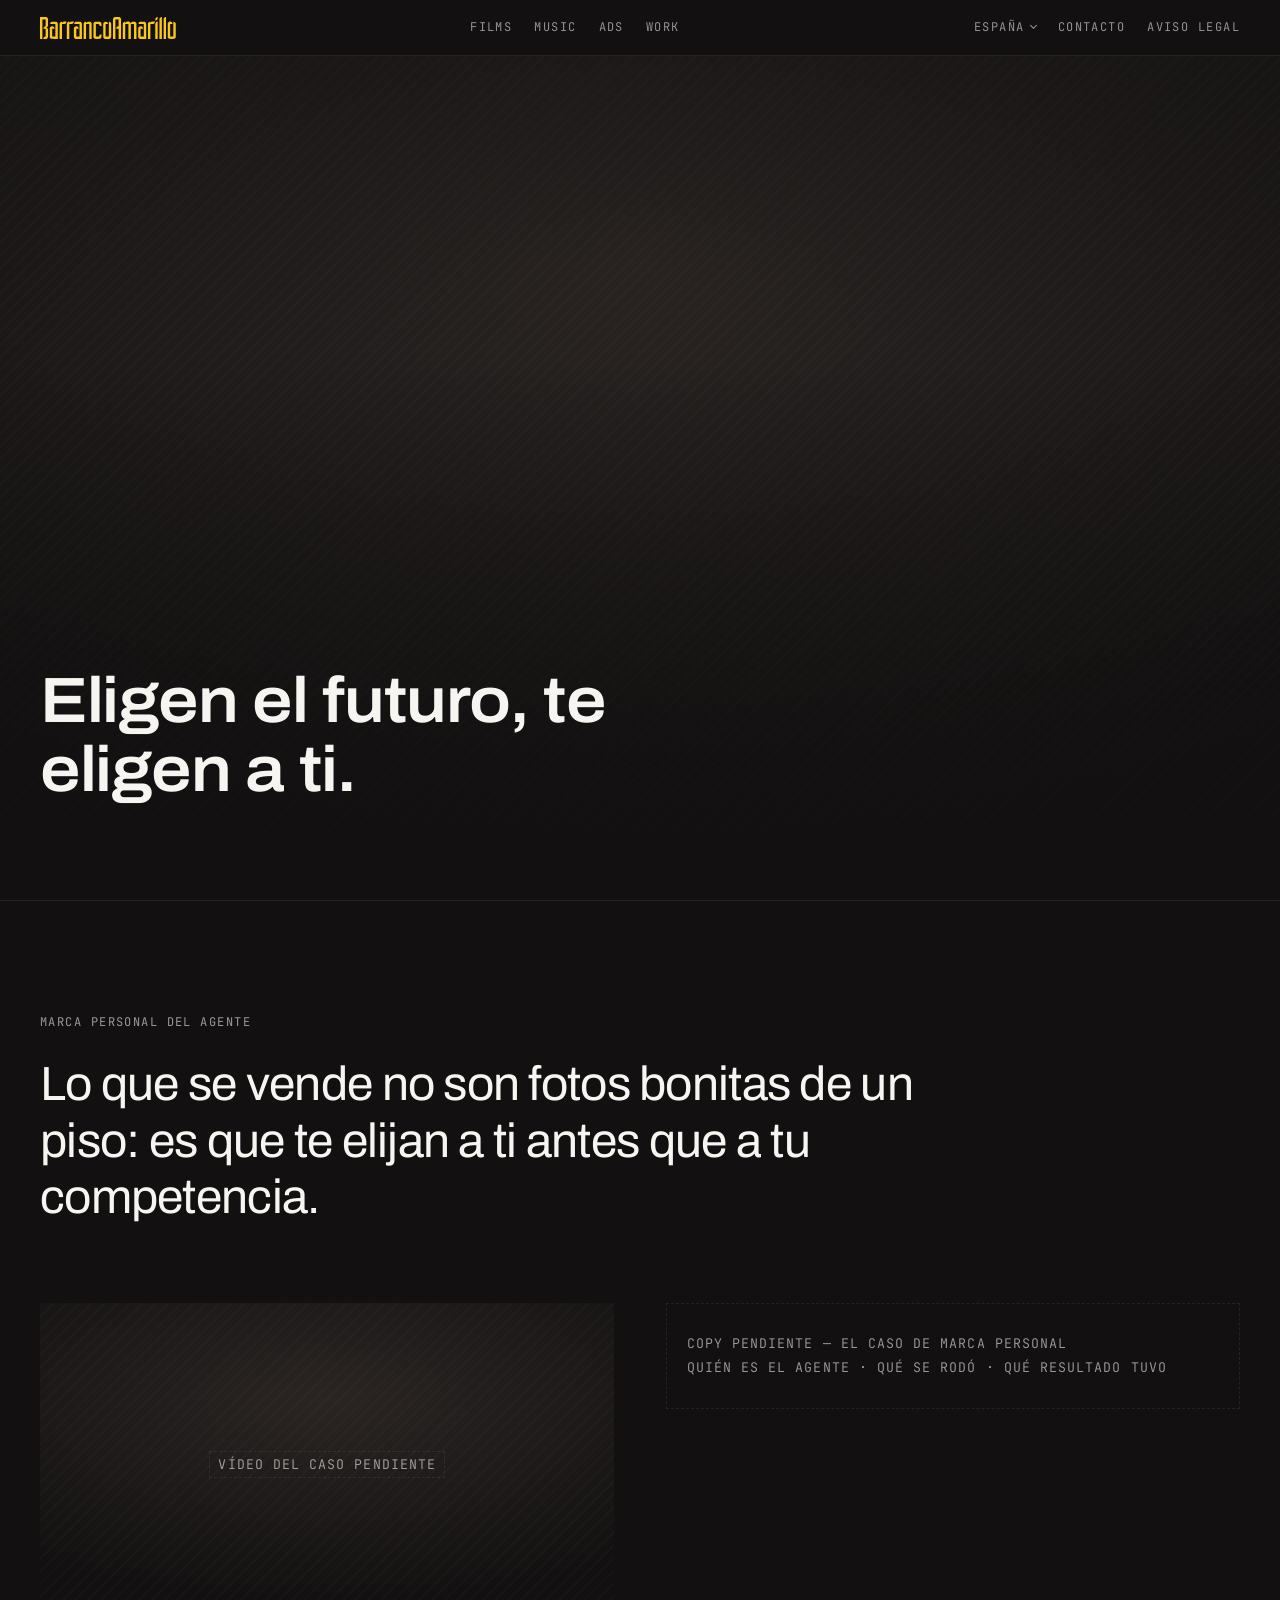
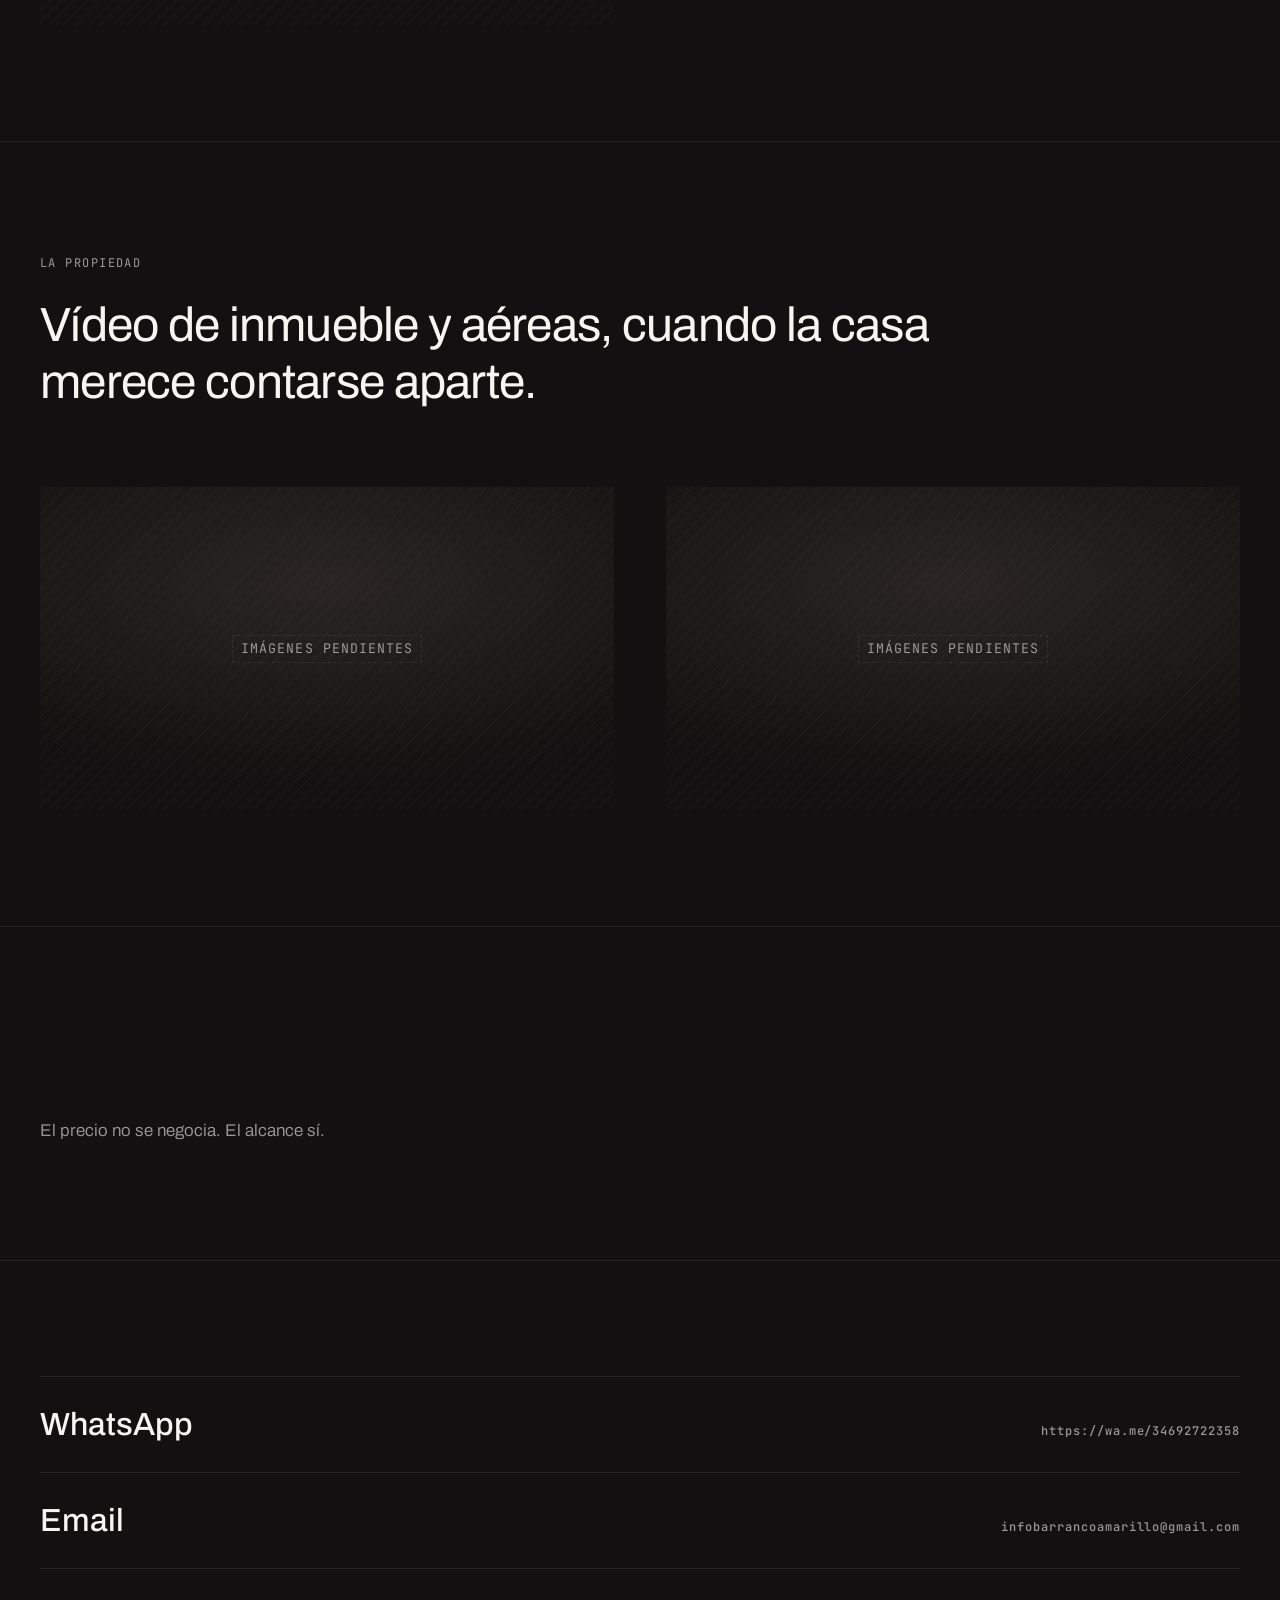
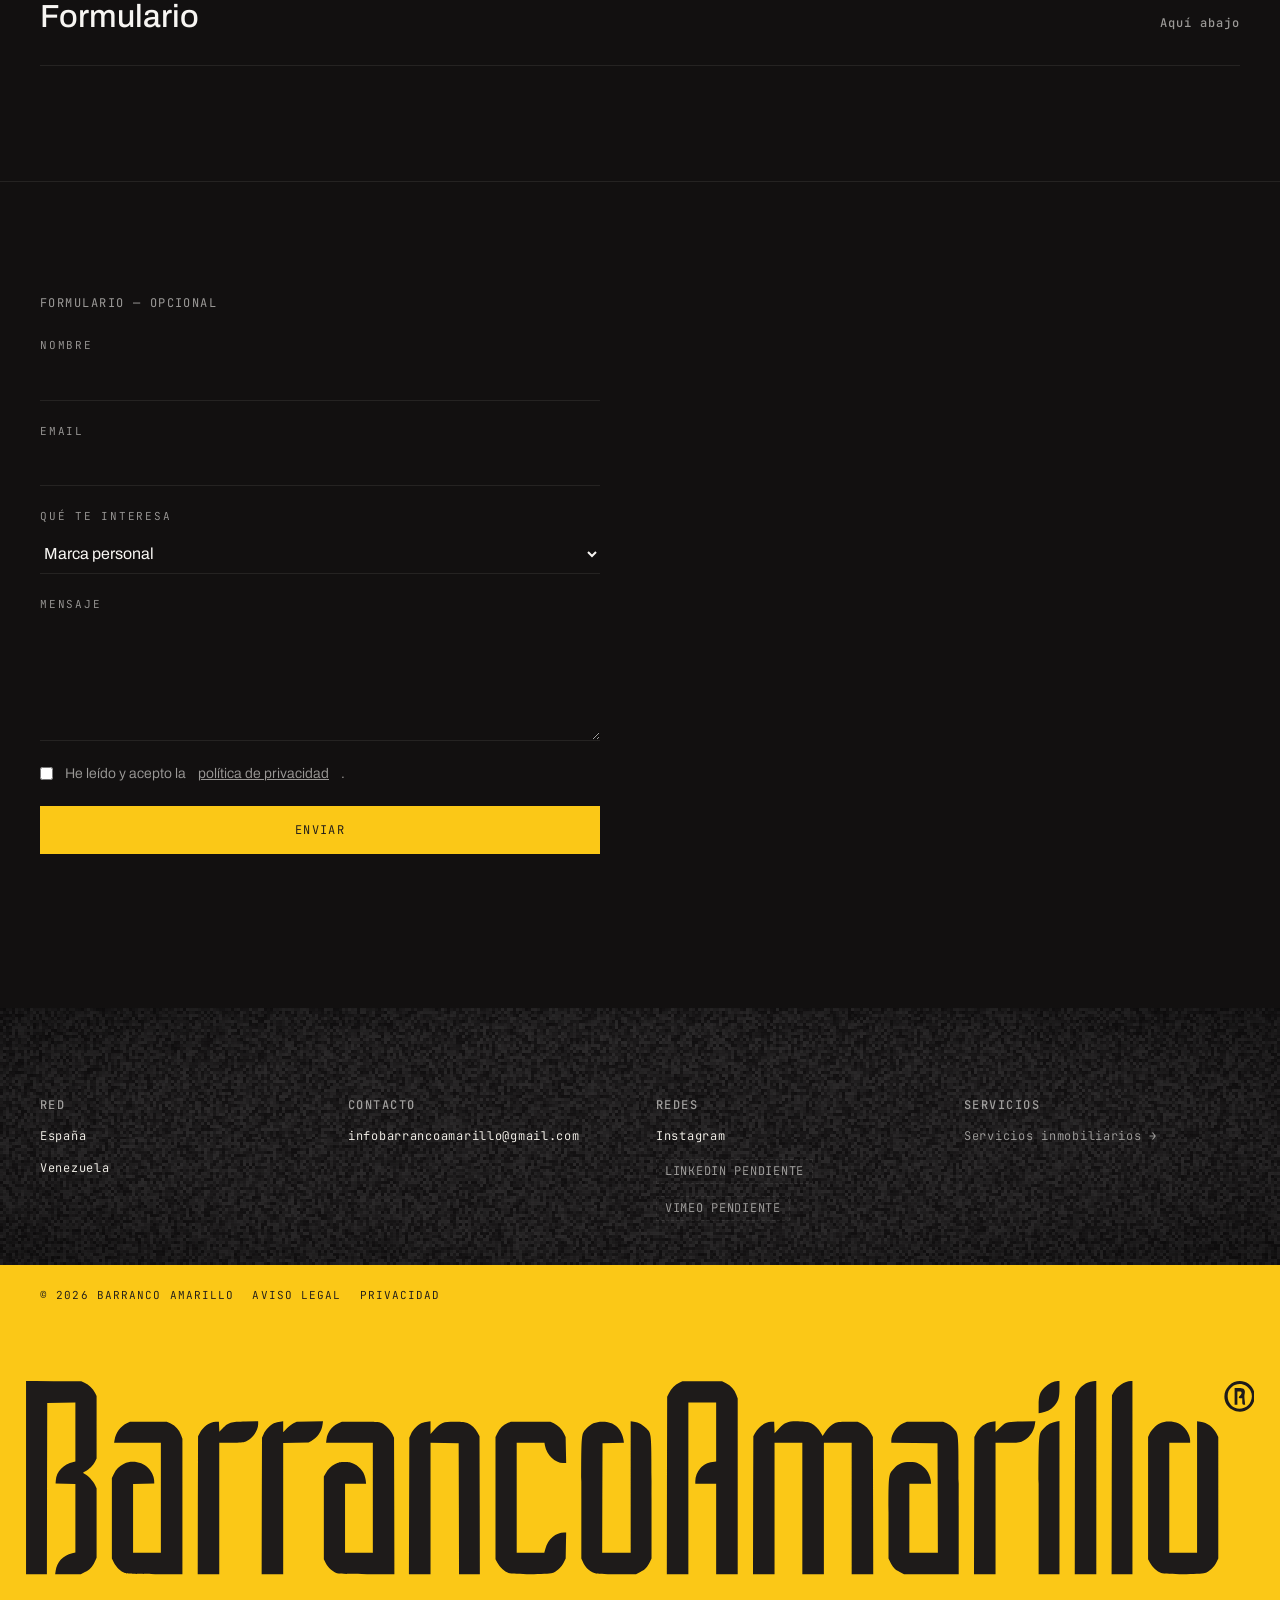
<file: real-estate/index.html>
<!DOCTYPE html>
<html lang="es">
<head>
<meta charset="UTF-8">
<meta name="viewport" content="width=device-width, initial-scale=1.0">
<title>Vídeo de marca personal para agentes inmobiliarios — Barranco Amarillo</title>
<meta name="description" content="Vídeo de marca personal para agentes inmobiliarios en Terrassa. Que te elijan a ti antes que a tu competencia. Proyectos desde 299 €.">
<meta property="og:title" content="Vídeo de marca personal para agentes inmobiliarios — Barranco Amarillo">
<meta property="og:description" content="Vídeo de marca personal para agentes inmobiliarios en Terrassa. Que te elijan a ti antes que a tu competencia. Proyectos desde 299 €.">
<meta property="og:type" content="website">
<meta property="og:locale" content="es_ES">
<meta property="og:url" content="https://baweb-v5.vercel.app/real-estate/">
<meta property="og:image" content="https://baweb-v5.vercel.app/assets/logo-imagotipo.png">
<link rel="canonical" href="https://baweb-v5.vercel.app/real-estate/">
<link rel="icon" href="/favicon.ico" sizes="48x48">
<link rel="icon" href="/favicon.svg" type="image/svg+xml">
<link rel="apple-touch-icon" href="/apple-touch-icon.png">
<link rel="manifest" href="/site.webmanifest">
<meta name="theme-color" content="#1E1B1A">
<link rel="preconnect" href="https://fonts.googleapis.com">
<link rel="preconnect" href="https://fonts.gstatic.com" crossorigin>
<link href="https://fonts.googleapis.com/css2?family=Archivo:ital,wdth,wght@0,62..125,100..900;1,62..125,100..900&family=JetBrains+Mono:wght@400;500;700&display=swap" rel="stylesheet">
<link rel="stylesheet" href="/assets/css/base.css">
<script src="/assets/js/loader.js"></script>
</head>
<body>
<header class="nav">
  <a class="lockup" href="/" aria-label="Barranco Amarillo Real Estate — Inicio">
    <svg class="lockup-svg" aria-hidden="true" focusable="false" xmlns="http://www.w3.org/2000/svg" viewBox="0 0 1716 278" fill="currentColor"><path fill-rule="evenodd" d="M0.0 139.0L0.0 -0.1L39.8 0.2L79.5 0.5L84.1 2.6C90.4 5.6 96.3 11.1 99.2 16.8L101.5 21.5L101.5 66.5L101.5 111.5L99.2 116.2C96.6 121.4 90.7 127.2 85.5 129.7C81.3 131.7 81.2 132.3 84.5 133.8C89.1 135.9 96.7 144.0 99.1 149.3L101.5 154.5L101.5 204.5L101.5 254.5L98.9 260.0C95.2 267.8 91.8 271.4 84.8 274.9L78.7 278.0L60.3 278.0L41.9 278.0L42.6 273.2C44.4 260.5 53.1 251.3 66.4 247.9L71.0 246.8L71.0 197.4L71.0 148.1L56.8 147.8L42.5 147.5L42.8 143.1C43.6 130.4 53.9 119.6 68.2 116.6L71.0 116.0L71.0 73.5L71.0 31.0L50.7 31.2L30.5 31.5L30.2 154.8L30.0 278.0L15.0 278.0L0.0 278.0L0.0 139.0ZM142.3 276.4C136.3 274.2 129.6 267.8 126.3 261.2L123.5 255.5L123.5 197.5L123.5 139.5L126.1 134.0C129.4 127.1 134.0 122.5 141.0 119.1C152.1 113.8 167.1 116.4 175.8 125.1C180.4 129.7 184.0 137.0 184.3 142.7L184.5 147.5L169.2 147.8L154.0 148.1L154.0 197.5L154.0 247.0L174.0 247.0L194.0 247.0L194.0 168.0L194.0 89.0L160.4 89.0L126.7 89.0L127.4 84.8C129.1 74.5 135.7 65.3 144.9 60.8L149.5 58.5L176.0 58.5L202.5 58.5L208.2 61.3C215.1 64.7 220.3 70.4 223.0 77.7L225.0 83.1L225.0 180.5L225.0 278.0L185.8 277.9C153.8 277.9 145.7 277.6 142.3 276.4ZM247.2 178.8L247.5 79.5L249.8 75.3C254.9 65.6 264.1 59.1 273.1 58.7L277.5 58.5L277.8 65.9L278.1 73.2L283.0 68.1C291.2 59.5 294.4 58.6 315.8 58.2L334.0 57.8L334.0 62.3C334.0 72.2 324.1 84.9 314.0 87.9C311.9 88.5 303.2 89.0 294.1 89.0L278.0 89.0L278.0 183.5L278.0 278.0L262.5 278.0L247.0 278.0L247.2 178.8ZM339.2 179.8L339.5 81.5L341.9 76.3C344.5 70.4 352.0 62.9 357.4 60.6C359.3 59.8 363.0 58.8 365.5 58.5L370.0 57.8L370.0 65.8L370.0 73.9L375.1 68.5C377.9 65.6 382.3 62.1 384.8 60.9L389.5 58.6L408.4 58.2L427.3 57.8L426.6 63.0C425.3 72.5 419.0 81.8 410.5 86.3L406.5 88.5L388.2 88.8L370.0 89.2L370.0 183.6L370.0 278.0L354.5 278.0L339.0 278.0L339.2 179.8ZM449.0 277.1C441.6 274.8 434.5 268.6 430.8 261.1L428.5 256.5L428.5 197.0L428.5 137.5L430.8 133.3C434.3 126.7 438.7 122.3 444.8 119.3C449.6 117.0 451.8 116.5 458.5 116.5C465.2 116.5 467.4 117.0 472.2 119.3C481.5 123.9 487.7 132.6 488.7 142.6L489.3 148.0L474.1 148.0L459.0 148.0L459.0 197.5L459.0 247.0L479.0 247.0L499.0 247.0L499.0 168.0L499.0 89.0L465.4 89.0L431.7 89.0L432.3 84.1C433.5 74.4 439.7 65.8 448.8 61.3L454.5 58.5L481.0 58.5C504.4 58.5 508.0 58.7 511.4 60.3C517.2 63.0 524.5 70.4 527.1 76.3L529.5 81.5L529.8 179.8L530.0 278.0L490.8 277.9C469.2 277.9 450.4 277.5 449.0 277.1ZM551.2 179.8L551.5 81.5L553.9 76.3C556.5 70.4 564.0 62.9 569.4 60.6C571.3 59.8 575.0 58.8 577.5 58.5L582.0 57.8L582.0 67.0L582.0 76.3L588.1 69.6C597.5 59.3 599.7 58.5 616.5 58.5C628.6 58.5 631.1 58.8 635.1 60.6C641.4 63.6 646.7 68.5 649.8 74.4L652.5 79.5L652.8 178.8L653.0 278.0L638.0 278.0L623.0 278.0L622.8 183.8L622.5 89.5L602.2 89.2L582.0 89.0L582.0 183.5L582.0 278.0L566.5 278.0L550.9 278.0L551.2 179.8ZM694.3 276.4C688.6 274.3 681.5 267.8 678.2 261.6L675.5 256.5L675.5 168.5L675.5 80.5L678.3 74.8C681.5 68.4 686.3 63.7 692.9 60.6L697.5 58.5L726.0 58.5L754.5 58.5L759.4 60.9C765.7 64.0 770.9 69.3 774.0 75.5L776.4 80.5L776.8 99.2L777.2 118.0L772.8 118.0C761.0 118.0 749.2 106.6 746.6 92.8L745.9 89.0L726.0 89.0L706.0 89.0L706.0 168.0L706.0 247.0L725.8 247.0L745.7 247.0L747.3 241.2C751.1 227.6 762.3 218.0 774.3 218.0L777.2 218.0L776.8 236.8L776.5 255.5L773.7 261.2C770.3 268.1 763.6 274.3 757.3 276.4C750.7 278.6 700.6 278.6 694.3 276.4ZM818.9 276.6C810.2 273.5 805.0 268.7 801.1 260.0L799.0 255.5L799.0 168.9C799.0 71.6 798.6 77.0 806.6 68.1C812.7 61.3 819.2 58.6 829.5 58.5C838.6 58.5 844.1 60.5 850.3 65.9C854.7 69.8 858.7 77.8 859.6 84.2L860.3 88.9L844.9 89.2L829.5 89.5L829.2 168.2L829.0 247.0L849.5 247.0L870.0 247.0L870.0 152.4L870.0 57.8L874.7 58.5C881.5 59.5 888.1 63.2 892.8 68.5C900.4 77.1 900.0 72.0 900.0 168.9L900.0 255.5L897.6 260.5C894.2 267.8 890.7 271.5 883.8 274.9L877.7 278.0L850.1 278.0C830.2 277.9 821.5 277.6 818.9 276.6ZM922.2 150.2L922.5 22.5L925.0 17.5C928.1 11.2 933.9 5.4 939.9 2.6L944.5 0.5L973.0 0.5L1001.5 0.5L1007.2 3.3C1014.1 6.7 1019.3 12.4 1022.0 19.7L1024.0 25.1L1024.0 151.5L1024.0 278.0L1008.5 278.0L993.0 278.0L993.0 213.0L993.0 148.0L978.0 148.0L963.0 148.0L963.0 144.2C963.0 137.4 965.7 130.5 970.5 125.2C975.4 119.8 980.0 117.5 987.9 116.4L993.0 115.7L993.0 73.4L993.0 31.0L973.0 31.0L953.0 31.0L953.0 154.5L953.0 278.0L937.5 278.0L922.0 278.0L922.2 150.2ZM1046.2 178.8L1046.5 79.5L1048.8 75.3C1053.9 65.6 1063.1 59.1 1072.1 58.7L1076.5 58.5L1076.8 66.8L1077.1 75.1L1083.8 68.1C1092.6 59.1 1097.1 57.6 1113.9 58.2C1123.3 58.6 1126.3 59.1 1129.7 60.8C1135.0 63.6 1140.1 68.6 1143.5 74.5L1146.2 79.0L1150.2 73.0C1154.3 66.9 1157.7 63.7 1164.0 60.4C1167.0 58.8 1169.8 58.5 1182.0 58.5L1196.5 58.5L1201.4 60.9C1207.5 63.9 1213.0 69.5 1216.1 75.8L1218.5 80.5L1218.8 179.2L1219.0 278.0L1203.5 278.0L1188.0 278.0L1188.0 183.5L1188.0 89.0L1168.0 89.0L1148.0 89.0L1148.0 183.5L1148.0 278.0L1132.5 278.0L1117.0 278.0L1117.0 183.5L1117.0 89.0L1097.0 89.0L1077.0 89.0L1077.0 183.5L1077.0 278.0L1061.5 278.0L1046.0 278.0L1046.2 178.8ZM1257.2 274.9C1250.3 271.5 1246.8 267.8 1243.4 260.5L1241.0 255.5L1241.0 197.9C1241.0 133.0 1240.8 134.8 1248.6 126.1C1254.7 119.3 1261.2 116.6 1271.5 116.6C1277.9 116.6 1280.5 117.1 1284.5 119.0C1293.9 123.6 1300.5 132.6 1301.7 142.9L1302.3 148.0L1286.6 148.0L1271.0 148.0L1271.0 197.5L1271.0 247.0L1291.5 247.0L1312.0 247.0L1311.8 168.2L1311.5 89.5L1278.2 89.2L1245.0 89.0L1245.0 85.7C1245.0 76.3 1252.8 65.2 1262.2 60.9L1267.5 58.5L1293.5 58.5L1319.5 58.5L1324.8 60.9C1327.9 62.3 1331.8 65.2 1334.4 68.1C1342.5 77.1 1342.0 70.2 1342.0 180.2L1342.0 278.0L1302.7 278.0L1263.3 278.0L1257.2 274.9ZM1364.2 179.2L1364.5 80.5L1367.0 75.5C1371.6 66.2 1380.2 59.9 1390.2 58.5L1395.0 57.8L1395.0 65.5L1395.0 73.3L1401.0 67.6C1409.9 59.0 1411.3 58.6 1433.4 58.2L1452.3 57.8L1451.6 62.7C1450.0 73.7 1441.9 84.2 1432.3 87.4C1428.8 88.6 1423.6 89.0 1411.3 89.0L1395.0 89.0L1395.0 183.5L1395.0 278.0L1379.5 278.0L1364.0 278.0L1364.2 179.2ZM1457.0 180.2C1457.0 70.2 1456.5 77.1 1464.6 68.1C1469.2 63.0 1475.7 59.6 1482.9 58.4L1487.0 57.7L1487.0 167.9L1487.0 278.0L1472.0 278.0L1457.0 278.0L1457.0 180.2ZM1509.2 150.2L1509.5 22.5L1512.3 16.8C1516.8 7.7 1525.1 1.8 1535.4 0.4L1540.0 -0.3L1540.0 138.9L1540.0 278.0L1524.5 278.0L1509.0 278.0L1509.2 150.2ZM1562.2 149.2L1562.5 20.5L1564.7 16.4C1569.3 7.7 1581.1 -0.0 1589.7 -0.0L1592.0 0.0L1592.0 139.0L1592.0 278.0L1577.0 278.0L1562.0 278.0L1562.2 149.2ZM1633.3 276.4C1627.6 274.3 1620.5 267.8 1617.2 261.6L1614.5 256.5L1614.5 168.5L1614.5 80.5L1616.6 75.9C1619.4 69.9 1625.9 63.4 1631.9 60.7C1638.6 57.6 1650.6 57.7 1657.8 60.9C1667.2 65.1 1675.0 76.3 1675.0 85.7L1675.0 89.0L1660.0 89.0L1645.0 89.0L1645.0 168.0L1645.0 247.0L1665.0 247.0L1685.0 247.0L1685.0 152.4L1685.0 57.8L1689.8 58.5C1699.8 59.9 1708.4 66.2 1713.0 75.5L1715.5 80.5L1715.5 168.0L1715.5 255.5L1712.7 261.2C1709.3 268.1 1702.6 274.3 1696.3 276.4C1689.7 278.6 1639.6 278.6 1633.3 276.4ZM1457.0 35.3C1457.0 20.9 1458.6 16.3 1465.9 9.0C1471.5 3.4 1478.6 -0.0 1484.6 -0.0L1487.0 0.0L1487.0 10.8C1487.0 24.0 1485.5 29.2 1479.4 35.9C1474.8 41.0 1468.3 44.4 1461.1 45.6L1457.0 46.3L1457.0 35.3Z"/></svg>
  </a>

  <nav class="nav-centro" aria-label="Work">
    <a href="/films/">Films</a>
    <a href="/music/">Music</a>
    <a href="/ads/">Ads</a>
    <a href="/work/">Work</a>
  </nav>

  <div class="nav-derecha">
    <div class="nav-region">
      <button class="nav-region-btn" type="button" aria-expanded="false" aria-controls="nav-region-panel">España</button>
      <div class="nav-region-panel" id="nav-region-panel" hidden>
        <p class="etiqueta">Nuestra red</p>
        <a href="/">España</a>
        <a href="/">Venezuela</a>
      </div>
    </div>
    <a href="/contact/">Contacto</a>
    <a href="/aviso-legal.html">Aviso legal</a>
  </div>

  <button class="nav-menu-btn" type="button" aria-expanded="false" aria-controls="nav-overlay">Menú</button>
</header>

<div class="nav-overlay" id="nav-overlay">
  <button class="nav-cerrar" type="button">Cerrar</button>
  <a href="/films/">Films</a>
  <a href="/music/">Music</a>
  <a href="/ads/">Ads</a>
  <a href="/work/">Work</a>
  <a href="/directors/">Directors</a>
  <a href="/studio/">Studio</a>
  <a href="/contact/">Contacto</a>
  <div class="nav-overlay-pie">
    <span class="etiqueta">Nuestra red</span>
    <a href="/">España</a>
    <a href="/">Venezuela</a>
    <a href="/aviso-legal.html">Aviso legal</a>
  </div>
</div>

<main class="pagina pagina--sangre">

  <section class="re-hero">
    <div class="placeholder-video" role="img" aria-label="Vídeo de marca personal pendiente"></div>
    <div class="contenedor">
      <h1 class="titular-hero revelar-frase">Eligen el futuro, te eligen a ti.</h1>
    </div>
  </section>

  <!-- EL PRODUCTO PRINCIPAL: la marca personal del agente. No el piso. -->
  <section class="bloque hairline">
    <div class="contenedor">
      <p class="etiqueta" style="margin-bottom:28px">Marca personal del agente</p>
      <p class="declaracion declaracion--ancha revelar-frase">Lo que se vende no son fotos bonitas de un piso: es que te elijan a ti antes que a tu competencia.</p>

      <div class="re-caso" style="margin-top:clamp(40px,6vw,80px)">
        <div class="re-marco">
          <div class="placeholder-video" role="img" aria-label="Caso pendiente">
            <span class="pendiente">Vídeo del caso pendiente</span>
          </div>
        </div>
        <div>
          <p class="pendiente pendiente-bloque" style="text-align:left">
            Copy pendiente &mdash; el caso de marca personal<br>
            Quién es el agente · Qué se rodó · Qué resultado tuvo
          </p>
        </div>
      </div>
    </div>
  </section>

  <!-- LA PROPIEDAD: servicio secundario. -->
  <section class="bloque hairline">
    <div class="contenedor">
      <p class="etiqueta" style="margin-bottom:28px">La propiedad</p>
      <p class="declaracion declaracion--ancha revelar-frase">Vídeo de inmueble y aéreas, cuando la casa merece contarse aparte.</p>
      <div class="re-caso" style="margin-top:clamp(40px,6vw,80px)">
        <div class="re-marco">
          <div class="placeholder-video" role="img" aria-label="Imágenes pendientes">
            <span class="pendiente">Imágenes pendientes</span>
          </div>
        </div>
        <div class="re-marco">
          <div class="placeholder-video" role="img" aria-label="Imágenes pendientes">
            <span class="pendiente">Imágenes pendientes</span>
          </div>
        </div>
      </div>
    </div>
  </section>

  <!-- PRECIO: una sola referencia, en texto. Sin tabla ni tarjetas. -->
  <section class="bloque hairline">
    <div class="contenedor">
      <p class="re-precio revelar">Proyectos desde <strong>299 €</strong>.</p>
      <p class="re-precio-nota revelar">El precio no se negocia. El alcance sí.</p>
    </div>
  </section>

  <!-- CONVERSIÓN: sin urgencia, sin contadores. -->
  <section class="bloque hairline">
    <div class="contenedor">
      <a class="enlace-grande" href="https://wa.me/34692722358?text=Hola,%20os%20escribo%20desde%20la%20web.%20Me%20interesa%20el%20v%C3%ADdeo%20de%20marca%20personal." target="_blank" rel="noopener">
        <span>WhatsApp</span><span class="destino">https://wa.me/34692722358</span>
      </a>
      <a class="enlace-grande" href="mailto:infobarrancoamarillo@gmail.com">
        <span>Email</span><span class="destino">infobarrancoamarillo@gmail.com</span>
      </a>
      <a class="enlace-grande" href="#formulario">
        <span>Formulario</span><span class="destino">Aquí abajo</span>
      </a>
    </div>
  </section>

  <section class="bloque hairline" id="formulario">
    <div class="contenedor">
      <p class="etiqueta" style="margin-bottom:28px">Formulario &mdash; opcional</p>

      <form class="formulario" data-lead data-origen="real_estate_v6"
            data-enviando="Enviando…"
            data-ok="Recibido. Te respondemos en menos de 24 horas laborables."
            data-error="No ha salido. Escríbenos a infobarrancoamarillo@gmail.com."
            novalidate>
        <input type="checkbox" name="botcheck" class="botcheck" tabindex="-1" autocomplete="off" aria-hidden="true">

        <div class="campo">
          <label for="r-nombre">Nombre</label>
          <input type="text" id="r-nombre" name="nombre" autocomplete="name" required>
          <span class="error">Dinos cómo te llamas.</span>
        </div>

        <div class="campo">
          <label for="r-email">Email</label>
          <input type="email" id="r-email" name="email" autocomplete="email" required>
          <span class="error">Necesitamos un email válido para responderte.</span>
        </div>

        <div class="campo">
          <label for="r-tipo">Qué te interesa</label>
          <select id="r-tipo" name="tipo">
            <option value="Marca personal">Marca personal</option>
            <option value="Vídeo de propiedad">Vídeo de propiedad</option>
            <option value="Otro">Otro</option>
          </select>
        </div>

        <div class="campo">
          <label for="r-mensaje">Mensaje</label>
          <textarea id="r-mensaje" name="mensaje" required></textarea>
          <span class="error">Cuéntanos algo, aunque sean dos líneas.</span>
        </div>

        <div class="campo">
          <label class="consentimiento" for="r-consent">
            <input type="checkbox" id="r-consent" name="consentimiento" value="Sí" required>
            He leído y acepto la <a href="/privacidad.html">política de privacidad</a>.
          </label>
          <span class="error">Necesitamos tu consentimiento para poder responderte.</span>
        </div>

        <button type="submit" class="btn btn-amarillo">Enviar</button>
        <p class="form-aviso" role="status" aria-live="polite"></p>
      </form>
    </div>
  </section>
</main>

<!-- El único WhatsApp flotante y el único CTA amarillo de toda la web. -->
<a class="wa-flotante" href="https://wa.me/34692722358?text=Hola,%20os%20escribo%20desde%20la%20web.%20Me%20interesa%20el%20v%C3%ADdeo%20de%20marca%20personal." target="_blank" rel="noopener" aria-label="Escríbenos por WhatsApp">
  <svg width="26" height="26" viewBox="0 0 24 24" fill="currentColor" aria-hidden="true"><path d="M12 2a9.9 9.9 0 00-8.5 15.1L2 22l5.1-1.4A10 10 0 1012 2zm0 18.2a8.2 8.2 0 01-4.2-1.1l-.3-.2-3 .8.8-2.9-.2-.3A8.2 8.2 0 1112 20.2zm4.6-6.1c-.3-.1-1.5-.7-1.7-.8s-.4-.1-.6.1-.7.8-.8 1-.3.2-.6.1a6.7 6.7 0 01-2-1.2 7.4 7.4 0 01-1.4-1.7c-.1-.3 0-.4.1-.5l.4-.5c.1-.2.2-.3.3-.5a.5.5 0 000-.5c-.1-.1-.6-1.4-.8-1.9s-.4-.4-.6-.4h-.5a1 1 0 00-.7.3 3 3 0 00-.9 2.2 5.2 5.2 0 001.1 2.8 11.9 11.9 0 004.6 4 15.6 15.6 0 001.5.6 3.7 3.7 0 001.7.1 2.8 2.8 0 001.8-1.3 2.3 2.3 0 00.2-1.3c-.1-.1-.3-.2-.6-.3z"/></svg>
</a>
<footer class="footer">
  <div class="footer-superior">
  <canvas class="ruido" aria-hidden="true"></canvas>
  <div class="contenedor">

    <div class="footer-grid">
      <div class="footer-col">
        <h2>Red</h2>
        <span>España</span>
        <span>Venezuela</span>
      </div>
      <div class="footer-col">
        <h2>Contacto</h2>
        <a href="mailto:infobarrancoamarillo@gmail.com">infobarrancoamarillo@gmail.com</a>
      </div>
      <div class="footer-col">
        <h2>Redes</h2>
        <a href="https://www.instagram.com/barrancoamarillo" target="_blank" rel="noopener">Instagram</a>
        <!-- LinkedIn y Vimeo: faltan las URLs reales. No se inventan. -->
        <span class="pendiente">LinkedIn pendiente</span>
        <span class="pendiente">Vimeo pendiente</span>
      </div>
      <div class="footer-col">
        <h2>Servicios</h2>
        <a class="footer-real-estate" href="/real-estate/">Servicios inmobiliarios &rarr;</a>
      </div>
    </div>
  </div>
  </div>
  <div class="footer-inferior">
  <div class="contenedor">
    <div class="footer-legal">
      <span>&copy; 2026 Barranco Amarillo</span>
      <a href="/aviso-legal.html">Aviso legal</a>
      <a href="/privacidad.html">Privacidad</a>
    </div>
  </div>
  <div class="footer-firma" role="img" aria-label="Barranco Amarillo">
    <svg class="footer-firma-svg" aria-hidden="true" focusable="false" xmlns="http://www.w3.org/2000/svg" viewBox="0 0 1768 278" fill="currentColor"><path fill-rule="evenodd" d="M0.0 139.0L0.0 -0.1L39.8 0.2L79.5 0.5L84.1 2.6C90.4 5.6 96.3 11.1 99.2 16.8L101.5 21.5L101.5 66.5L101.5 111.5L99.2 116.2C96.6 121.4 90.7 127.2 85.5 129.7C81.3 131.7 81.2 132.3 84.5 133.8C89.1 135.9 96.7 144.0 99.1 149.3L101.5 154.5L101.5 204.5L101.5 254.5L98.9 260.0C95.2 267.8 91.8 271.4 84.8 274.9L78.7 278.0L60.3 278.0L41.9 278.0L42.6 273.2C44.4 260.5 53.1 251.3 66.4 247.9L71.0 246.8L71.0 197.4L71.0 148.1L56.8 147.8L42.5 147.5L42.8 143.1C43.6 130.4 53.9 119.6 68.2 116.6L71.0 116.0L71.0 73.5L71.0 31.0L50.7 31.2L30.5 31.5L30.2 154.8L30.0 278.0L15.0 278.0L0.0 278.0L0.0 139.0ZM142.3 276.4C136.3 274.2 129.6 267.8 126.3 261.2L123.5 255.5L123.5 197.5L123.5 139.5L126.1 134.0C129.4 127.1 134.0 122.5 141.0 119.1C152.1 113.8 167.1 116.4 175.8 125.1C180.4 129.7 184.0 137.0 184.3 142.7L184.5 147.5L169.2 147.8L154.0 148.1L154.0 197.5L154.0 247.0L174.0 247.0L194.0 247.0L194.0 168.0L194.0 89.0L160.4 89.0L126.7 89.0L127.4 84.8C129.1 74.5 135.7 65.3 144.9 60.8L149.5 58.5L176.0 58.5L202.5 58.5L208.2 61.3C215.1 64.7 220.3 70.4 223.0 77.7L225.0 83.1L225.0 180.5L225.0 278.0L185.8 277.9C153.8 277.9 145.7 277.6 142.3 276.4ZM247.2 178.8L247.5 79.5L249.8 75.3C254.9 65.6 264.1 59.1 273.1 58.7L277.5 58.5L277.8 65.9L278.1 73.2L283.0 68.1C291.2 59.5 294.4 58.6 315.8 58.2L334.0 57.8L334.0 62.3C334.0 72.2 324.1 84.9 314.0 87.9C311.9 88.5 303.2 89.0 294.1 89.0L278.0 89.0L278.0 183.5L278.0 278.0L262.5 278.0L247.0 278.0L247.2 178.8ZM339.2 179.8L339.5 81.5L341.9 76.3C344.5 70.4 352.0 62.9 357.4 60.6C359.3 59.8 363.0 58.8 365.5 58.5L370.0 57.8L370.0 65.8L370.0 73.9L375.1 68.5C377.9 65.6 382.3 62.1 384.8 60.9L389.5 58.6L408.4 58.2L427.3 57.8L426.6 63.0C425.3 72.5 419.0 81.8 410.5 86.3L406.5 88.5L388.2 88.8L370.0 89.2L370.0 183.6L370.0 278.0L354.5 278.0L339.0 278.0L339.2 179.8ZM449.0 277.1C441.6 274.8 434.5 268.6 430.8 261.1L428.5 256.5L428.5 197.0L428.5 137.5L430.8 133.3C434.3 126.7 438.7 122.3 444.8 119.3C449.6 117.0 451.8 116.5 458.5 116.5C465.2 116.5 467.4 117.0 472.2 119.3C481.5 123.9 487.7 132.6 488.7 142.6L489.3 148.0L474.1 148.0L459.0 148.0L459.0 197.5L459.0 247.0L479.0 247.0L499.0 247.0L499.0 168.0L499.0 89.0L465.4 89.0L431.7 89.0L432.3 84.1C433.5 74.4 439.7 65.8 448.8 61.3L454.5 58.5L481.0 58.5C504.4 58.5 508.0 58.7 511.4 60.3C517.2 63.0 524.5 70.4 527.1 76.3L529.5 81.5L529.8 179.8L530.0 278.0L490.8 277.9C469.2 277.9 450.4 277.5 449.0 277.1ZM551.2 179.8L551.5 81.5L553.9 76.3C556.5 70.4 564.0 62.9 569.4 60.6C571.3 59.8 575.0 58.8 577.5 58.5L582.0 57.8L582.0 67.0L582.0 76.3L588.1 69.6C597.5 59.3 599.7 58.5 616.5 58.5C628.6 58.5 631.1 58.8 635.1 60.6C641.4 63.6 646.7 68.5 649.8 74.4L652.5 79.5L652.8 178.8L653.0 278.0L638.0 278.0L623.0 278.0L622.8 183.8L622.5 89.5L602.2 89.2L582.0 89.0L582.0 183.5L582.0 278.0L566.5 278.0L550.9 278.0L551.2 179.8ZM694.3 276.4C688.6 274.3 681.5 267.8 678.2 261.6L675.5 256.5L675.5 168.5L675.5 80.5L678.3 74.8C681.5 68.4 686.3 63.7 692.9 60.6L697.5 58.5L726.0 58.5L754.5 58.5L759.4 60.9C765.7 64.0 770.9 69.3 774.0 75.5L776.4 80.5L776.8 99.2L777.2 118.0L772.8 118.0C761.0 118.0 749.2 106.6 746.6 92.8L745.9 89.0L726.0 89.0L706.0 89.0L706.0 168.0L706.0 247.0L725.8 247.0L745.7 247.0L747.3 241.2C751.1 227.6 762.3 218.0 774.3 218.0L777.2 218.0L776.8 236.8L776.5 255.5L773.7 261.2C770.3 268.1 763.6 274.3 757.3 276.4C750.7 278.6 700.6 278.6 694.3 276.4ZM818.9 276.6C810.2 273.5 805.0 268.7 801.1 260.0L799.0 255.5L799.0 168.9C799.0 71.6 798.6 77.0 806.6 68.1C812.7 61.3 819.2 58.6 829.5 58.5C838.6 58.5 844.1 60.5 850.3 65.9C854.7 69.8 858.7 77.8 859.6 84.2L860.3 88.9L844.9 89.2L829.5 89.5L829.2 168.2L829.0 247.0L849.5 247.0L870.0 247.0L870.0 152.4L870.0 57.8L874.7 58.5C881.5 59.5 888.1 63.2 892.8 68.5C900.4 77.1 900.0 72.0 900.0 168.9L900.0 255.5L897.6 260.5C894.2 267.8 890.7 271.5 883.8 274.9L877.7 278.0L850.1 278.0C830.2 277.9 821.5 277.6 818.9 276.6ZM922.2 150.2L922.5 22.5L925.0 17.5C928.1 11.2 933.9 5.4 939.9 2.6L944.5 0.5L973.0 0.5L1001.5 0.5L1007.2 3.3C1014.1 6.7 1019.3 12.4 1022.0 19.7L1024.0 25.1L1024.0 151.5L1024.0 278.0L1008.5 278.0L993.0 278.0L993.0 213.0L993.0 148.0L978.0 148.0L963.0 148.0L963.0 144.2C963.0 137.4 965.7 130.5 970.5 125.2C975.4 119.8 980.0 117.5 987.9 116.4L993.0 115.7L993.0 73.4L993.0 31.0L973.0 31.0L953.0 31.0L953.0 154.5L953.0 278.0L937.5 278.0L922.0 278.0L922.2 150.2ZM1046.2 178.8L1046.5 79.5L1048.8 75.3C1053.9 65.6 1063.1 59.1 1072.1 58.7L1076.5 58.5L1076.8 66.8L1077.1 75.1L1083.8 68.1C1092.6 59.1 1097.1 57.6 1113.9 58.2C1123.3 58.6 1126.3 59.1 1129.7 60.8C1135.0 63.6 1140.1 68.6 1143.5 74.5L1146.2 79.0L1150.2 73.0C1154.3 66.9 1157.7 63.7 1164.0 60.4C1167.0 58.8 1169.8 58.5 1182.0 58.5L1196.5 58.5L1201.4 60.9C1207.5 63.9 1213.0 69.5 1216.1 75.8L1218.5 80.5L1218.8 179.2L1219.0 278.0L1203.5 278.0L1188.0 278.0L1188.0 183.5L1188.0 89.0L1168.0 89.0L1148.0 89.0L1148.0 183.5L1148.0 278.0L1132.5 278.0L1117.0 278.0L1117.0 183.5L1117.0 89.0L1097.0 89.0L1077.0 89.0L1077.0 183.5L1077.0 278.0L1061.5 278.0L1046.0 278.0L1046.2 178.8ZM1257.2 274.9C1250.3 271.5 1246.8 267.8 1243.4 260.5L1241.0 255.5L1241.0 197.9C1241.0 133.0 1240.8 134.8 1248.6 126.1C1254.7 119.3 1261.2 116.6 1271.5 116.6C1277.9 116.6 1280.5 117.1 1284.5 119.0C1293.9 123.6 1300.5 132.6 1301.7 142.9L1302.3 148.0L1286.6 148.0L1271.0 148.0L1271.0 197.5L1271.0 247.0L1291.5 247.0L1312.0 247.0L1311.8 168.2L1311.5 89.5L1278.2 89.2L1245.0 89.0L1245.0 85.7C1245.0 76.3 1252.8 65.2 1262.2 60.9L1267.5 58.5L1293.5 58.5L1319.5 58.5L1324.8 60.9C1327.9 62.3 1331.8 65.2 1334.4 68.1C1342.5 77.1 1342.0 70.2 1342.0 180.2L1342.0 278.0L1302.7 278.0L1263.3 278.0L1257.2 274.9ZM1364.2 179.2L1364.5 80.5L1367.0 75.5C1371.6 66.2 1380.2 59.9 1390.2 58.5L1395.0 57.8L1395.0 65.5L1395.0 73.3L1401.0 67.6C1409.9 59.0 1411.3 58.6 1433.4 58.2L1452.3 57.8L1451.6 62.7C1450.0 73.7 1441.9 84.2 1432.3 87.4C1428.8 88.6 1423.6 89.0 1411.3 89.0L1395.0 89.0L1395.0 183.5L1395.0 278.0L1379.5 278.0L1364.0 278.0L1364.2 179.2ZM1457.0 180.2C1457.0 70.2 1456.5 77.1 1464.6 68.1C1469.2 63.0 1475.7 59.6 1482.9 58.4L1487.0 57.7L1487.0 167.9L1487.0 278.0L1472.0 278.0L1457.0 278.0L1457.0 180.2ZM1509.2 150.2L1509.5 22.5L1512.3 16.8C1516.8 7.7 1525.1 1.8 1535.4 0.4L1540.0 -0.3L1540.0 138.9L1540.0 278.0L1524.5 278.0L1509.0 278.0L1509.2 150.2ZM1562.2 149.2L1562.5 20.5L1564.7 16.4C1569.3 7.7 1581.1 -0.0 1589.7 -0.0L1592.0 0.0L1592.0 139.0L1592.0 278.0L1577.0 278.0L1562.0 278.0L1562.2 149.2ZM1633.3 276.4C1627.6 274.3 1620.5 267.8 1617.2 261.6L1614.5 256.5L1614.5 168.5L1614.5 80.5L1616.6 75.9C1619.4 69.9 1625.9 63.4 1631.9 60.7C1638.6 57.6 1650.6 57.7 1657.8 60.9C1667.2 65.1 1675.0 76.3 1675.0 85.7L1675.0 89.0L1660.0 89.0L1645.0 89.0L1645.0 168.0L1645.0 247.0L1665.0 247.0L1685.0 247.0L1685.0 152.4L1685.0 57.8L1689.8 58.5C1699.8 59.9 1708.4 66.2 1713.0 75.5L1715.5 80.5L1715.5 168.0L1715.5 255.5L1712.7 261.2C1709.3 268.1 1702.6 274.3 1696.3 276.4C1689.7 278.6 1639.6 278.6 1633.3 276.4ZM1457.0 35.3C1457.0 20.9 1458.6 16.3 1465.9 9.0C1471.5 3.4 1478.6 -0.0 1484.6 -0.0L1487.0 0.0L1487.0 10.8C1487.0 24.0 1485.5 29.2 1479.4 35.9C1474.8 41.0 1468.3 44.4 1461.1 45.6L1457.0 46.3L1457.0 35.3ZM1735.3 41.0C1722.7 33.8 1720.5 16.8 1730.8 6.7C1745.1 -7.2 1768.1 2.2 1768.0 22.1C1767.9 39.4 1750.3 49.6 1735.3 41.0ZM1752.7 38.5C1757.7 36.4 1759.9 34.3 1762.1 29.5C1764.5 24.2 1764.5 19.6 1761.9 14.2C1756.9 4.0 1743.8 1.2 1735.0 8.6C1730.7 12.3 1729.0 16.1 1729.0 22.0C1729.0 34.9 1741.2 43.3 1752.7 38.5ZM1739.0 22.0L1739.0 10.0L1744.8 10.0C1752.3 10.0 1754.5 12.0 1753.6 17.7C1752.9 22.1 1752.9 21.9 1753.6 28.8L1754.2 34.0L1752.1 34.0C1750.3 34.0 1750.0 33.4 1750.0 29.5L1750.0 25.0L1747.5 25.0C1744.4 25.0 1744.2 22.5 1747.0 20.8C1748.1 20.1 1749.0 18.5 1749.0 17.3C1749.0 15.4 1748.4 15.0 1746.0 15.0L1743.0 15.0L1743.0 24.5L1743.0 34.0L1741.0 34.0L1739.0 34.0L1739.0 22.0Z"/></svg>
  </div>
  </div>
</footer>
<script src="/assets/js/base.js"></script>
<script src="/assets/js/piezas.js"></script>
<script src="/assets/js/form.js"></script>
<script src="/assets/js/ruido.js"></script>
</body>
</html>
</file>
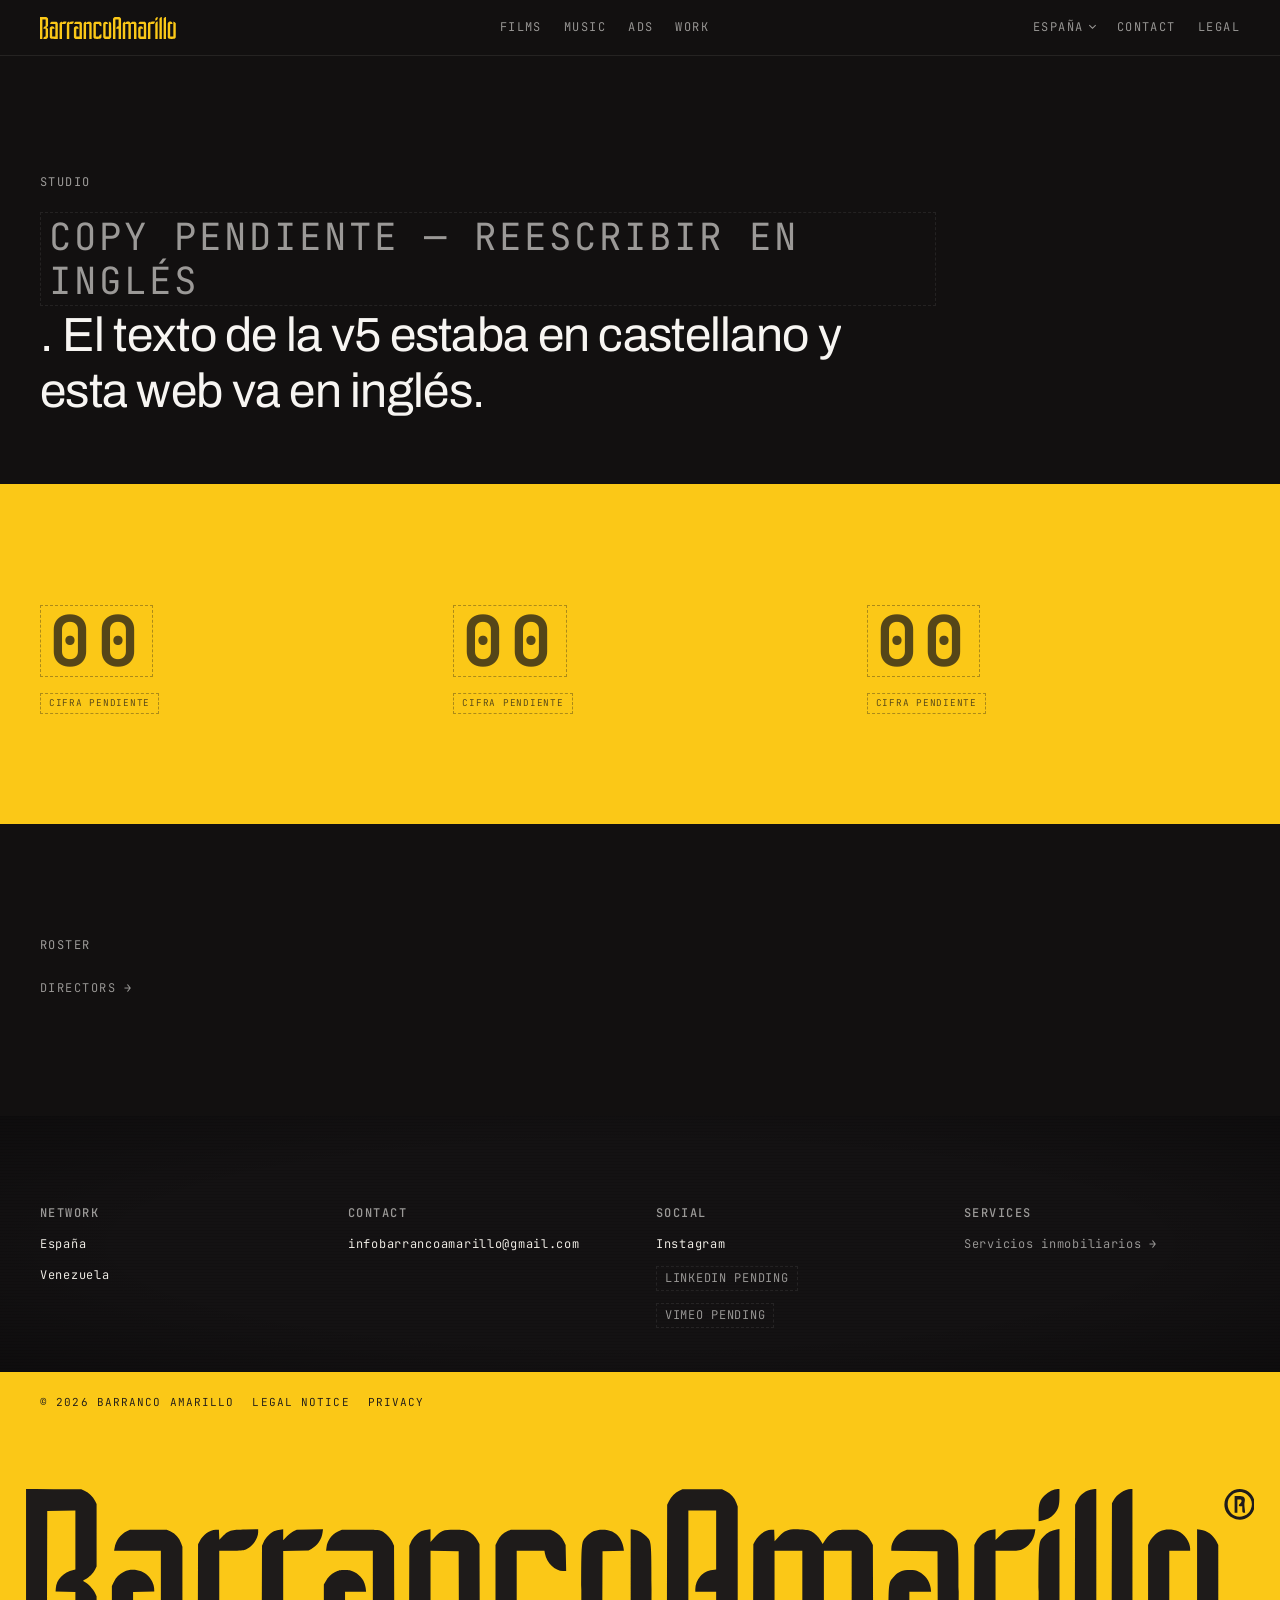
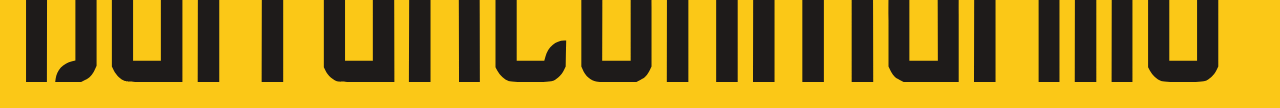
<file: studio/index.html>
<!DOCTYPE html>
<html lang="en">
<head>
<meta charset="UTF-8">
<meta name="viewport" content="width=device-width, initial-scale=1.0">
<title>Studio — Barranco Amarillo</title>
<meta name="description" content="Barranco Amarillo: who we are and how we work.">
<meta property="og:title" content="Studio — Barranco Amarillo">
<meta property="og:description" content="Barranco Amarillo: who we are and how we work.">
<meta property="og:type" content="website">
<meta property="og:locale" content="en_GB">
<meta property="og:url" content="https://baweb-v5.vercel.app/studio/">
<meta property="og:image" content="https://baweb-v5.vercel.app/assets/logo-imagotipo.png">
<link rel="canonical" href="https://baweb-v5.vercel.app/studio/">
<link rel="icon" href="/favicon.ico" sizes="48x48">
<link rel="icon" href="/favicon.svg" type="image/svg+xml">
<link rel="apple-touch-icon" href="/apple-touch-icon.png">
<link rel="manifest" href="/site.webmanifest">
<meta name="theme-color" content="#1E1B1A">
<link rel="preconnect" href="https://fonts.googleapis.com">
<link rel="preconnect" href="https://fonts.gstatic.com" crossorigin>
<link href="https://fonts.googleapis.com/css2?family=Archivo:ital,wdth,wght@0,62..125,100..900;1,62..125,100..900&family=JetBrains+Mono:wght@400;500;700&display=swap" rel="stylesheet">
<link rel="stylesheet" href="/assets/css/base.css">
<script src="/assets/js/loader.js"></script>
</head>
<body>
<header class="nav">
  <a class="lockup" href="/" aria-label="Barranco Amarillo — Home">
    <svg class="lockup-svg" aria-hidden="true" focusable="false" xmlns="http://www.w3.org/2000/svg" viewBox="0 0 1716 278" fill="currentColor"><path fill-rule="evenodd" d="M0.0 139.0L0.0 -0.1L39.8 0.2L79.5 0.5L84.1 2.6C90.4 5.6 96.3 11.1 99.2 16.8L101.5 21.5L101.5 66.5L101.5 111.5L99.2 116.2C96.6 121.4 90.7 127.2 85.5 129.7C81.3 131.7 81.2 132.3 84.5 133.8C89.1 135.9 96.7 144.0 99.1 149.3L101.5 154.5L101.5 204.5L101.5 254.5L98.9 260.0C95.2 267.8 91.8 271.4 84.8 274.9L78.7 278.0L60.3 278.0L41.9 278.0L42.6 273.2C44.4 260.5 53.1 251.3 66.4 247.9L71.0 246.8L71.0 197.4L71.0 148.1L56.8 147.8L42.5 147.5L42.8 143.1C43.6 130.4 53.9 119.6 68.2 116.6L71.0 116.0L71.0 73.5L71.0 31.0L50.7 31.2L30.5 31.5L30.2 154.8L30.0 278.0L15.0 278.0L0.0 278.0L0.0 139.0ZM142.3 276.4C136.3 274.2 129.6 267.8 126.3 261.2L123.5 255.5L123.5 197.5L123.5 139.5L126.1 134.0C129.4 127.1 134.0 122.5 141.0 119.1C152.1 113.8 167.1 116.4 175.8 125.1C180.4 129.7 184.0 137.0 184.3 142.7L184.5 147.5L169.2 147.8L154.0 148.1L154.0 197.5L154.0 247.0L174.0 247.0L194.0 247.0L194.0 168.0L194.0 89.0L160.4 89.0L126.7 89.0L127.4 84.8C129.1 74.5 135.7 65.3 144.9 60.8L149.5 58.5L176.0 58.5L202.5 58.5L208.2 61.3C215.1 64.7 220.3 70.4 223.0 77.7L225.0 83.1L225.0 180.5L225.0 278.0L185.8 277.9C153.8 277.9 145.7 277.6 142.3 276.4ZM247.2 178.8L247.5 79.5L249.8 75.3C254.9 65.6 264.1 59.1 273.1 58.7L277.5 58.5L277.8 65.9L278.1 73.2L283.0 68.1C291.2 59.5 294.4 58.6 315.8 58.2L334.0 57.8L334.0 62.3C334.0 72.2 324.1 84.9 314.0 87.9C311.9 88.5 303.2 89.0 294.1 89.0L278.0 89.0L278.0 183.5L278.0 278.0L262.5 278.0L247.0 278.0L247.2 178.8ZM339.2 179.8L339.5 81.5L341.9 76.3C344.5 70.4 352.0 62.9 357.4 60.6C359.3 59.8 363.0 58.8 365.5 58.5L370.0 57.8L370.0 65.8L370.0 73.9L375.1 68.5C377.9 65.6 382.3 62.1 384.8 60.9L389.5 58.6L408.4 58.2L427.3 57.8L426.6 63.0C425.3 72.5 419.0 81.8 410.5 86.3L406.5 88.5L388.2 88.8L370.0 89.2L370.0 183.6L370.0 278.0L354.5 278.0L339.0 278.0L339.2 179.8ZM449.0 277.1C441.6 274.8 434.5 268.6 430.8 261.1L428.5 256.5L428.5 197.0L428.5 137.5L430.8 133.3C434.3 126.7 438.7 122.3 444.8 119.3C449.6 117.0 451.8 116.5 458.5 116.5C465.2 116.5 467.4 117.0 472.2 119.3C481.5 123.9 487.7 132.6 488.7 142.6L489.3 148.0L474.1 148.0L459.0 148.0L459.0 197.5L459.0 247.0L479.0 247.0L499.0 247.0L499.0 168.0L499.0 89.0L465.4 89.0L431.7 89.0L432.3 84.1C433.5 74.4 439.7 65.8 448.8 61.3L454.5 58.5L481.0 58.5C504.4 58.5 508.0 58.7 511.4 60.3C517.2 63.0 524.5 70.4 527.1 76.3L529.5 81.5L529.8 179.8L530.0 278.0L490.8 277.9C469.2 277.9 450.4 277.5 449.0 277.1ZM551.2 179.8L551.5 81.5L553.9 76.3C556.5 70.4 564.0 62.9 569.4 60.6C571.3 59.8 575.0 58.8 577.5 58.5L582.0 57.8L582.0 67.0L582.0 76.3L588.1 69.6C597.5 59.3 599.7 58.5 616.5 58.5C628.6 58.5 631.1 58.8 635.1 60.6C641.4 63.6 646.7 68.5 649.8 74.4L652.5 79.5L652.8 178.8L653.0 278.0L638.0 278.0L623.0 278.0L622.8 183.8L622.5 89.5L602.2 89.2L582.0 89.0L582.0 183.5L582.0 278.0L566.5 278.0L550.9 278.0L551.2 179.8ZM694.3 276.4C688.6 274.3 681.5 267.8 678.2 261.6L675.5 256.5L675.5 168.5L675.5 80.5L678.3 74.8C681.5 68.4 686.3 63.7 692.9 60.6L697.5 58.5L726.0 58.5L754.5 58.5L759.4 60.9C765.7 64.0 770.9 69.3 774.0 75.5L776.4 80.5L776.8 99.2L777.2 118.0L772.8 118.0C761.0 118.0 749.2 106.6 746.6 92.8L745.9 89.0L726.0 89.0L706.0 89.0L706.0 168.0L706.0 247.0L725.8 247.0L745.7 247.0L747.3 241.2C751.1 227.6 762.3 218.0 774.3 218.0L777.2 218.0L776.8 236.8L776.5 255.5L773.7 261.2C770.3 268.1 763.6 274.3 757.3 276.4C750.7 278.6 700.6 278.6 694.3 276.4ZM818.9 276.6C810.2 273.5 805.0 268.7 801.1 260.0L799.0 255.5L799.0 168.9C799.0 71.6 798.6 77.0 806.6 68.1C812.7 61.3 819.2 58.6 829.5 58.5C838.6 58.5 844.1 60.5 850.3 65.9C854.7 69.8 858.7 77.8 859.6 84.2L860.3 88.9L844.9 89.2L829.5 89.5L829.2 168.2L829.0 247.0L849.5 247.0L870.0 247.0L870.0 152.4L870.0 57.8L874.7 58.5C881.5 59.5 888.1 63.2 892.8 68.5C900.4 77.1 900.0 72.0 900.0 168.9L900.0 255.5L897.6 260.5C894.2 267.8 890.7 271.5 883.8 274.9L877.7 278.0L850.1 278.0C830.2 277.9 821.5 277.6 818.9 276.6ZM922.2 150.2L922.5 22.5L925.0 17.5C928.1 11.2 933.9 5.4 939.9 2.6L944.5 0.5L973.0 0.5L1001.5 0.5L1007.2 3.3C1014.1 6.7 1019.3 12.4 1022.0 19.7L1024.0 25.1L1024.0 151.5L1024.0 278.0L1008.5 278.0L993.0 278.0L993.0 213.0L993.0 148.0L978.0 148.0L963.0 148.0L963.0 144.2C963.0 137.4 965.7 130.5 970.5 125.2C975.4 119.8 980.0 117.5 987.9 116.4L993.0 115.7L993.0 73.4L993.0 31.0L973.0 31.0L953.0 31.0L953.0 154.5L953.0 278.0L937.5 278.0L922.0 278.0L922.2 150.2ZM1046.2 178.8L1046.5 79.5L1048.8 75.3C1053.9 65.6 1063.1 59.1 1072.1 58.7L1076.5 58.5L1076.8 66.8L1077.1 75.1L1083.8 68.1C1092.6 59.1 1097.1 57.6 1113.9 58.2C1123.3 58.6 1126.3 59.1 1129.7 60.8C1135.0 63.6 1140.1 68.6 1143.5 74.5L1146.2 79.0L1150.2 73.0C1154.3 66.9 1157.7 63.7 1164.0 60.4C1167.0 58.8 1169.8 58.5 1182.0 58.5L1196.5 58.5L1201.4 60.9C1207.5 63.9 1213.0 69.5 1216.1 75.8L1218.5 80.5L1218.8 179.2L1219.0 278.0L1203.5 278.0L1188.0 278.0L1188.0 183.5L1188.0 89.0L1168.0 89.0L1148.0 89.0L1148.0 183.5L1148.0 278.0L1132.5 278.0L1117.0 278.0L1117.0 183.5L1117.0 89.0L1097.0 89.0L1077.0 89.0L1077.0 183.5L1077.0 278.0L1061.5 278.0L1046.0 278.0L1046.2 178.8ZM1257.2 274.9C1250.3 271.5 1246.8 267.8 1243.4 260.5L1241.0 255.5L1241.0 197.9C1241.0 133.0 1240.8 134.8 1248.6 126.1C1254.7 119.3 1261.2 116.6 1271.5 116.6C1277.9 116.6 1280.5 117.1 1284.5 119.0C1293.9 123.6 1300.5 132.6 1301.7 142.9L1302.3 148.0L1286.6 148.0L1271.0 148.0L1271.0 197.5L1271.0 247.0L1291.5 247.0L1312.0 247.0L1311.8 168.2L1311.5 89.5L1278.2 89.2L1245.0 89.0L1245.0 85.7C1245.0 76.3 1252.8 65.2 1262.2 60.9L1267.5 58.5L1293.5 58.5L1319.5 58.5L1324.8 60.9C1327.9 62.3 1331.8 65.2 1334.4 68.1C1342.5 77.1 1342.0 70.2 1342.0 180.2L1342.0 278.0L1302.7 278.0L1263.3 278.0L1257.2 274.9ZM1364.2 179.2L1364.5 80.5L1367.0 75.5C1371.6 66.2 1380.2 59.9 1390.2 58.5L1395.0 57.8L1395.0 65.5L1395.0 73.3L1401.0 67.6C1409.9 59.0 1411.3 58.6 1433.4 58.2L1452.3 57.8L1451.6 62.7C1450.0 73.7 1441.9 84.2 1432.3 87.4C1428.8 88.6 1423.6 89.0 1411.3 89.0L1395.0 89.0L1395.0 183.5L1395.0 278.0L1379.5 278.0L1364.0 278.0L1364.2 179.2ZM1457.0 180.2C1457.0 70.2 1456.5 77.1 1464.6 68.1C1469.2 63.0 1475.7 59.6 1482.9 58.4L1487.0 57.7L1487.0 167.9L1487.0 278.0L1472.0 278.0L1457.0 278.0L1457.0 180.2ZM1509.2 150.2L1509.5 22.5L1512.3 16.8C1516.8 7.7 1525.1 1.8 1535.4 0.4L1540.0 -0.3L1540.0 138.9L1540.0 278.0L1524.5 278.0L1509.0 278.0L1509.2 150.2ZM1562.2 149.2L1562.5 20.5L1564.7 16.4C1569.3 7.7 1581.1 -0.0 1589.7 -0.0L1592.0 0.0L1592.0 139.0L1592.0 278.0L1577.0 278.0L1562.0 278.0L1562.2 149.2ZM1633.3 276.4C1627.6 274.3 1620.5 267.8 1617.2 261.6L1614.5 256.5L1614.5 168.5L1614.5 80.5L1616.6 75.9C1619.4 69.9 1625.9 63.4 1631.9 60.7C1638.6 57.6 1650.6 57.7 1657.8 60.9C1667.2 65.1 1675.0 76.3 1675.0 85.7L1675.0 89.0L1660.0 89.0L1645.0 89.0L1645.0 168.0L1645.0 247.0L1665.0 247.0L1685.0 247.0L1685.0 152.4L1685.0 57.8L1689.8 58.5C1699.8 59.9 1708.4 66.2 1713.0 75.5L1715.5 80.5L1715.5 168.0L1715.5 255.5L1712.7 261.2C1709.3 268.1 1702.6 274.3 1696.3 276.4C1689.7 278.6 1639.6 278.6 1633.3 276.4ZM1457.0 35.3C1457.0 20.9 1458.6 16.3 1465.9 9.0C1471.5 3.4 1478.6 -0.0 1484.6 -0.0L1487.0 0.0L1487.0 10.8C1487.0 24.0 1485.5 29.2 1479.4 35.9C1474.8 41.0 1468.3 44.4 1461.1 45.6L1457.0 46.3L1457.0 35.3Z"/></svg>
  </a>

  <nav class="nav-centro" aria-label="Work">
    <a href="/films/">Films</a>
    <a href="/music/">Music</a>
    <a href="/ads/">Ads</a>
    <a href="/work/">Work</a>
  </nav>

  <div class="nav-derecha">
    <div class="nav-region">
      <button class="nav-region-btn" type="button" aria-expanded="false" aria-controls="nav-region-panel">España</button>
      <div class="nav-region-panel" id="nav-region-panel" hidden>
        <p class="etiqueta">Our network</p>
        <a href="/">España</a>
        <a href="/">Venezuela</a>
      </div>
    </div>
    <a href="/contact/">Contact</a>
    <a href="/aviso-legal.html">Legal</a>
  </div>

  <button class="nav-menu-btn" type="button" aria-expanded="false" aria-controls="nav-overlay">Menu</button>
</header>

<div class="nav-overlay" id="nav-overlay">
  <button class="nav-cerrar" type="button">Cerrar</button>
  <a href="/films/">Films</a>
  <a href="/music/">Music</a>
  <a href="/ads/">Ads</a>
  <a href="/work/">Work</a>
  <a href="/directors/">Directors</a>
  <a href="/studio/">Studio</a>
  <a href="/contact/">Contact</a>
  <div class="nav-overlay-pie">
    <span class="etiqueta">Our network</span>
    <a href="/">España</a>
    <a href="/">Venezuela</a>
    <a href="/aviso-legal.html">Legal</a>
  </div>
</div>

<main class="pagina">
  <header class="contenedor cabecera-seccion">
    <p class="etiqueta">Studio</p>
    <p class="declaracion declaracion--ancha revelar-frase"><span class="pendiente">Copy pendiente &mdash; reescribir en inglés</span>. El texto de la v5 estaba en castellano y esta web va en inglés.</p>
  </header>

  <!-- La única inversión a amarillo sólido de toda la web. Si se repite,
       deja de significar nada. -->
  <section class="inversion-amarilla">
    <div class="contenedor">
      <div class="cifras">
        <p class="cifra revelar">
          <span class="valor"><span class="pendiente">00</span></span>
          <span class="rotulo"><span class="pendiente">Cifra pendiente</span></span>
        </p>
        <p class="cifra revelar" style="--d:80ms">
          <span class="valor"><span class="pendiente">00</span></span>
          <span class="rotulo"><span class="pendiente">Cifra pendiente</span></span>
        </p>
        <p class="cifra revelar" style="--d:160ms">
          <span class="valor"><span class="pendiente">00</span></span>
          <span class="rotulo"><span class="pendiente">Cifra pendiente</span></span>
        </p>
      </div>
    </div>
  </section>

  <section class="bloque">
    <div class="contenedor">
      <p class="etiqueta" style="margin-bottom:22px">Roster</p>
      <a class="enlace-mono" href="/directors/">Directors &rarr;</a>
    </div>
  </section>
</main>
<footer class="footer">
  <div class="footer-superior">
  <canvas class="ruido" aria-hidden="true"></canvas>
  <div class="contenedor">

    <div class="footer-grid">
      <div class="footer-col">
        <h2>Network</h2>
        <span>España</span>
        <span>Venezuela</span>
      </div>
      <div class="footer-col">
        <h2>Contact</h2>
        <a href="mailto:infobarrancoamarillo@gmail.com">infobarrancoamarillo@gmail.com</a>
      </div>
      <div class="footer-col">
        <h2>Social</h2>
        <a href="https://www.instagram.com/barrancoamarillo" target="_blank" rel="noopener">Instagram</a>
        <!-- LinkedIn y Vimeo: faltan las URLs reales. No se inventan. -->
        <span class="pendiente">LinkedIn pending</span>
        <span class="pendiente">Vimeo pending</span>
      </div>
      <div class="footer-col">
        <h2>Services</h2>
        <a class="footer-real-estate" href="/real-estate/">Servicios inmobiliarios &rarr;</a>
      </div>
    </div>
  </div>
  </div>
  <div class="footer-inferior">
  <div class="contenedor">
    <div class="footer-legal">
      <span>&copy; 2026 Barranco Amarillo</span>
      <a href="/aviso-legal.html">Legal notice</a>
      <a href="/privacidad.html">Privacy</a>
    </div>
  </div>
  <div class="footer-firma" role="img" aria-label="Barranco Amarillo">
    <svg class="footer-firma-svg" aria-hidden="true" focusable="false" xmlns="http://www.w3.org/2000/svg" viewBox="0 0 1768 278" fill="currentColor"><path fill-rule="evenodd" d="M0.0 139.0L0.0 -0.1L39.8 0.2L79.5 0.5L84.1 2.6C90.4 5.6 96.3 11.1 99.2 16.8L101.5 21.5L101.5 66.5L101.5 111.5L99.2 116.2C96.6 121.4 90.7 127.2 85.5 129.7C81.3 131.7 81.2 132.3 84.5 133.8C89.1 135.9 96.7 144.0 99.1 149.3L101.5 154.5L101.5 204.5L101.5 254.5L98.9 260.0C95.2 267.8 91.8 271.4 84.8 274.9L78.7 278.0L60.3 278.0L41.9 278.0L42.6 273.2C44.4 260.5 53.1 251.3 66.4 247.9L71.0 246.8L71.0 197.4L71.0 148.1L56.8 147.8L42.5 147.5L42.8 143.1C43.6 130.4 53.9 119.6 68.2 116.6L71.0 116.0L71.0 73.5L71.0 31.0L50.7 31.2L30.5 31.5L30.2 154.8L30.0 278.0L15.0 278.0L0.0 278.0L0.0 139.0ZM142.3 276.4C136.3 274.2 129.6 267.8 126.3 261.2L123.5 255.5L123.5 197.5L123.5 139.5L126.1 134.0C129.4 127.1 134.0 122.5 141.0 119.1C152.1 113.8 167.1 116.4 175.8 125.1C180.4 129.7 184.0 137.0 184.3 142.7L184.5 147.5L169.2 147.8L154.0 148.1L154.0 197.5L154.0 247.0L174.0 247.0L194.0 247.0L194.0 168.0L194.0 89.0L160.4 89.0L126.7 89.0L127.4 84.8C129.1 74.5 135.7 65.3 144.9 60.8L149.5 58.5L176.0 58.5L202.5 58.5L208.2 61.3C215.1 64.7 220.3 70.4 223.0 77.7L225.0 83.1L225.0 180.5L225.0 278.0L185.8 277.9C153.8 277.9 145.7 277.6 142.3 276.4ZM247.2 178.8L247.5 79.5L249.8 75.3C254.9 65.6 264.1 59.1 273.1 58.7L277.5 58.5L277.8 65.9L278.1 73.2L283.0 68.1C291.2 59.5 294.4 58.6 315.8 58.2L334.0 57.8L334.0 62.3C334.0 72.2 324.1 84.9 314.0 87.9C311.9 88.5 303.2 89.0 294.1 89.0L278.0 89.0L278.0 183.5L278.0 278.0L262.5 278.0L247.0 278.0L247.2 178.8ZM339.2 179.8L339.5 81.5L341.9 76.3C344.5 70.4 352.0 62.9 357.4 60.6C359.3 59.8 363.0 58.8 365.5 58.5L370.0 57.8L370.0 65.8L370.0 73.9L375.1 68.5C377.9 65.6 382.3 62.1 384.8 60.9L389.5 58.6L408.4 58.2L427.3 57.8L426.6 63.0C425.3 72.5 419.0 81.8 410.5 86.3L406.5 88.5L388.2 88.8L370.0 89.2L370.0 183.6L370.0 278.0L354.5 278.0L339.0 278.0L339.2 179.8ZM449.0 277.1C441.6 274.8 434.5 268.6 430.8 261.1L428.5 256.5L428.5 197.0L428.5 137.5L430.8 133.3C434.3 126.7 438.7 122.3 444.8 119.3C449.6 117.0 451.8 116.5 458.5 116.5C465.2 116.5 467.4 117.0 472.2 119.3C481.5 123.9 487.7 132.6 488.7 142.6L489.3 148.0L474.1 148.0L459.0 148.0L459.0 197.5L459.0 247.0L479.0 247.0L499.0 247.0L499.0 168.0L499.0 89.0L465.4 89.0L431.7 89.0L432.3 84.1C433.5 74.4 439.7 65.8 448.8 61.3L454.5 58.5L481.0 58.5C504.4 58.5 508.0 58.7 511.4 60.3C517.2 63.0 524.5 70.4 527.1 76.3L529.5 81.5L529.8 179.8L530.0 278.0L490.8 277.9C469.2 277.9 450.4 277.5 449.0 277.1ZM551.2 179.8L551.5 81.5L553.9 76.3C556.5 70.4 564.0 62.9 569.4 60.6C571.3 59.8 575.0 58.8 577.5 58.5L582.0 57.8L582.0 67.0L582.0 76.3L588.1 69.6C597.5 59.3 599.7 58.5 616.5 58.5C628.6 58.5 631.1 58.8 635.1 60.6C641.4 63.6 646.7 68.5 649.8 74.4L652.5 79.5L652.8 178.8L653.0 278.0L638.0 278.0L623.0 278.0L622.8 183.8L622.5 89.5L602.2 89.2L582.0 89.0L582.0 183.5L582.0 278.0L566.5 278.0L550.9 278.0L551.2 179.8ZM694.3 276.4C688.6 274.3 681.5 267.8 678.2 261.6L675.5 256.5L675.5 168.5L675.5 80.5L678.3 74.8C681.5 68.4 686.3 63.7 692.9 60.6L697.5 58.5L726.0 58.5L754.5 58.5L759.4 60.9C765.7 64.0 770.9 69.3 774.0 75.5L776.4 80.5L776.8 99.2L777.2 118.0L772.8 118.0C761.0 118.0 749.2 106.6 746.6 92.8L745.9 89.0L726.0 89.0L706.0 89.0L706.0 168.0L706.0 247.0L725.8 247.0L745.7 247.0L747.3 241.2C751.1 227.6 762.3 218.0 774.3 218.0L777.2 218.0L776.8 236.8L776.5 255.5L773.7 261.2C770.3 268.1 763.6 274.3 757.3 276.4C750.7 278.6 700.6 278.6 694.3 276.4ZM818.9 276.6C810.2 273.5 805.0 268.7 801.1 260.0L799.0 255.5L799.0 168.9C799.0 71.6 798.6 77.0 806.6 68.1C812.7 61.3 819.2 58.6 829.5 58.5C838.6 58.5 844.1 60.5 850.3 65.9C854.7 69.8 858.7 77.8 859.6 84.2L860.3 88.9L844.9 89.2L829.5 89.5L829.2 168.2L829.0 247.0L849.5 247.0L870.0 247.0L870.0 152.4L870.0 57.8L874.7 58.5C881.5 59.5 888.1 63.2 892.8 68.5C900.4 77.1 900.0 72.0 900.0 168.9L900.0 255.5L897.6 260.5C894.2 267.8 890.7 271.5 883.8 274.9L877.7 278.0L850.1 278.0C830.2 277.9 821.5 277.6 818.9 276.6ZM922.2 150.2L922.5 22.5L925.0 17.5C928.1 11.2 933.9 5.4 939.9 2.6L944.5 0.5L973.0 0.5L1001.5 0.5L1007.2 3.3C1014.1 6.7 1019.3 12.4 1022.0 19.7L1024.0 25.1L1024.0 151.5L1024.0 278.0L1008.5 278.0L993.0 278.0L993.0 213.0L993.0 148.0L978.0 148.0L963.0 148.0L963.0 144.2C963.0 137.4 965.7 130.5 970.5 125.2C975.4 119.8 980.0 117.5 987.9 116.4L993.0 115.7L993.0 73.4L993.0 31.0L973.0 31.0L953.0 31.0L953.0 154.5L953.0 278.0L937.5 278.0L922.0 278.0L922.2 150.2ZM1046.2 178.8L1046.5 79.5L1048.8 75.3C1053.9 65.6 1063.1 59.1 1072.1 58.7L1076.5 58.5L1076.8 66.8L1077.1 75.1L1083.8 68.1C1092.6 59.1 1097.1 57.6 1113.9 58.2C1123.3 58.6 1126.3 59.1 1129.7 60.8C1135.0 63.6 1140.1 68.6 1143.5 74.5L1146.2 79.0L1150.2 73.0C1154.3 66.9 1157.7 63.7 1164.0 60.4C1167.0 58.8 1169.8 58.5 1182.0 58.5L1196.5 58.5L1201.4 60.9C1207.5 63.9 1213.0 69.5 1216.1 75.8L1218.5 80.5L1218.8 179.2L1219.0 278.0L1203.5 278.0L1188.0 278.0L1188.0 183.5L1188.0 89.0L1168.0 89.0L1148.0 89.0L1148.0 183.5L1148.0 278.0L1132.5 278.0L1117.0 278.0L1117.0 183.5L1117.0 89.0L1097.0 89.0L1077.0 89.0L1077.0 183.5L1077.0 278.0L1061.5 278.0L1046.0 278.0L1046.2 178.8ZM1257.2 274.9C1250.3 271.5 1246.8 267.8 1243.4 260.5L1241.0 255.5L1241.0 197.9C1241.0 133.0 1240.8 134.8 1248.6 126.1C1254.7 119.3 1261.2 116.6 1271.5 116.6C1277.9 116.6 1280.5 117.1 1284.5 119.0C1293.9 123.6 1300.5 132.6 1301.7 142.9L1302.3 148.0L1286.6 148.0L1271.0 148.0L1271.0 197.5L1271.0 247.0L1291.5 247.0L1312.0 247.0L1311.8 168.2L1311.5 89.5L1278.2 89.2L1245.0 89.0L1245.0 85.7C1245.0 76.3 1252.8 65.2 1262.2 60.9L1267.5 58.5L1293.5 58.5L1319.5 58.5L1324.8 60.9C1327.9 62.3 1331.8 65.2 1334.4 68.1C1342.5 77.1 1342.0 70.2 1342.0 180.2L1342.0 278.0L1302.7 278.0L1263.3 278.0L1257.2 274.9ZM1364.2 179.2L1364.5 80.5L1367.0 75.5C1371.6 66.2 1380.2 59.9 1390.2 58.5L1395.0 57.8L1395.0 65.5L1395.0 73.3L1401.0 67.6C1409.9 59.0 1411.3 58.6 1433.4 58.2L1452.3 57.8L1451.6 62.7C1450.0 73.7 1441.9 84.2 1432.3 87.4C1428.8 88.6 1423.6 89.0 1411.3 89.0L1395.0 89.0L1395.0 183.5L1395.0 278.0L1379.5 278.0L1364.0 278.0L1364.2 179.2ZM1457.0 180.2C1457.0 70.2 1456.5 77.1 1464.6 68.1C1469.2 63.0 1475.7 59.6 1482.9 58.4L1487.0 57.7L1487.0 167.9L1487.0 278.0L1472.0 278.0L1457.0 278.0L1457.0 180.2ZM1509.2 150.2L1509.5 22.5L1512.3 16.8C1516.8 7.7 1525.1 1.8 1535.4 0.4L1540.0 -0.3L1540.0 138.9L1540.0 278.0L1524.5 278.0L1509.0 278.0L1509.2 150.2ZM1562.2 149.2L1562.5 20.5L1564.7 16.4C1569.3 7.7 1581.1 -0.0 1589.7 -0.0L1592.0 0.0L1592.0 139.0L1592.0 278.0L1577.0 278.0L1562.0 278.0L1562.2 149.2ZM1633.3 276.4C1627.6 274.3 1620.5 267.8 1617.2 261.6L1614.5 256.5L1614.5 168.5L1614.5 80.5L1616.6 75.9C1619.4 69.9 1625.9 63.4 1631.9 60.7C1638.6 57.6 1650.6 57.7 1657.8 60.9C1667.2 65.1 1675.0 76.3 1675.0 85.7L1675.0 89.0L1660.0 89.0L1645.0 89.0L1645.0 168.0L1645.0 247.0L1665.0 247.0L1685.0 247.0L1685.0 152.4L1685.0 57.8L1689.8 58.5C1699.8 59.9 1708.4 66.2 1713.0 75.5L1715.5 80.5L1715.5 168.0L1715.5 255.5L1712.7 261.2C1709.3 268.1 1702.6 274.3 1696.3 276.4C1689.7 278.6 1639.6 278.6 1633.3 276.4ZM1457.0 35.3C1457.0 20.9 1458.6 16.3 1465.9 9.0C1471.5 3.4 1478.6 -0.0 1484.6 -0.0L1487.0 0.0L1487.0 10.8C1487.0 24.0 1485.5 29.2 1479.4 35.9C1474.8 41.0 1468.3 44.4 1461.1 45.6L1457.0 46.3L1457.0 35.3ZM1735.3 41.0C1722.7 33.8 1720.5 16.8 1730.8 6.7C1745.1 -7.2 1768.1 2.2 1768.0 22.1C1767.9 39.4 1750.3 49.6 1735.3 41.0ZM1752.7 38.5C1757.7 36.4 1759.9 34.3 1762.1 29.5C1764.5 24.2 1764.5 19.6 1761.9 14.2C1756.9 4.0 1743.8 1.2 1735.0 8.6C1730.7 12.3 1729.0 16.1 1729.0 22.0C1729.0 34.9 1741.2 43.3 1752.7 38.5ZM1739.0 22.0L1739.0 10.0L1744.8 10.0C1752.3 10.0 1754.5 12.0 1753.6 17.7C1752.9 22.1 1752.9 21.9 1753.6 28.8L1754.2 34.0L1752.1 34.0C1750.3 34.0 1750.0 33.4 1750.0 29.5L1750.0 25.0L1747.5 25.0C1744.4 25.0 1744.2 22.5 1747.0 20.8C1748.1 20.1 1749.0 18.5 1749.0 17.3C1749.0 15.4 1748.4 15.0 1746.0 15.0L1743.0 15.0L1743.0 24.5L1743.0 34.0L1741.0 34.0L1739.0 34.0L1739.0 22.0Z"/></svg>
  </div>
  </div>
</footer>
<script src="/assets/js/base.js"></script>
<script src="/assets/js/piezas.js"></script>
<script src="/assets/js/ruido.js"></script>
</body>
</html>
</file>
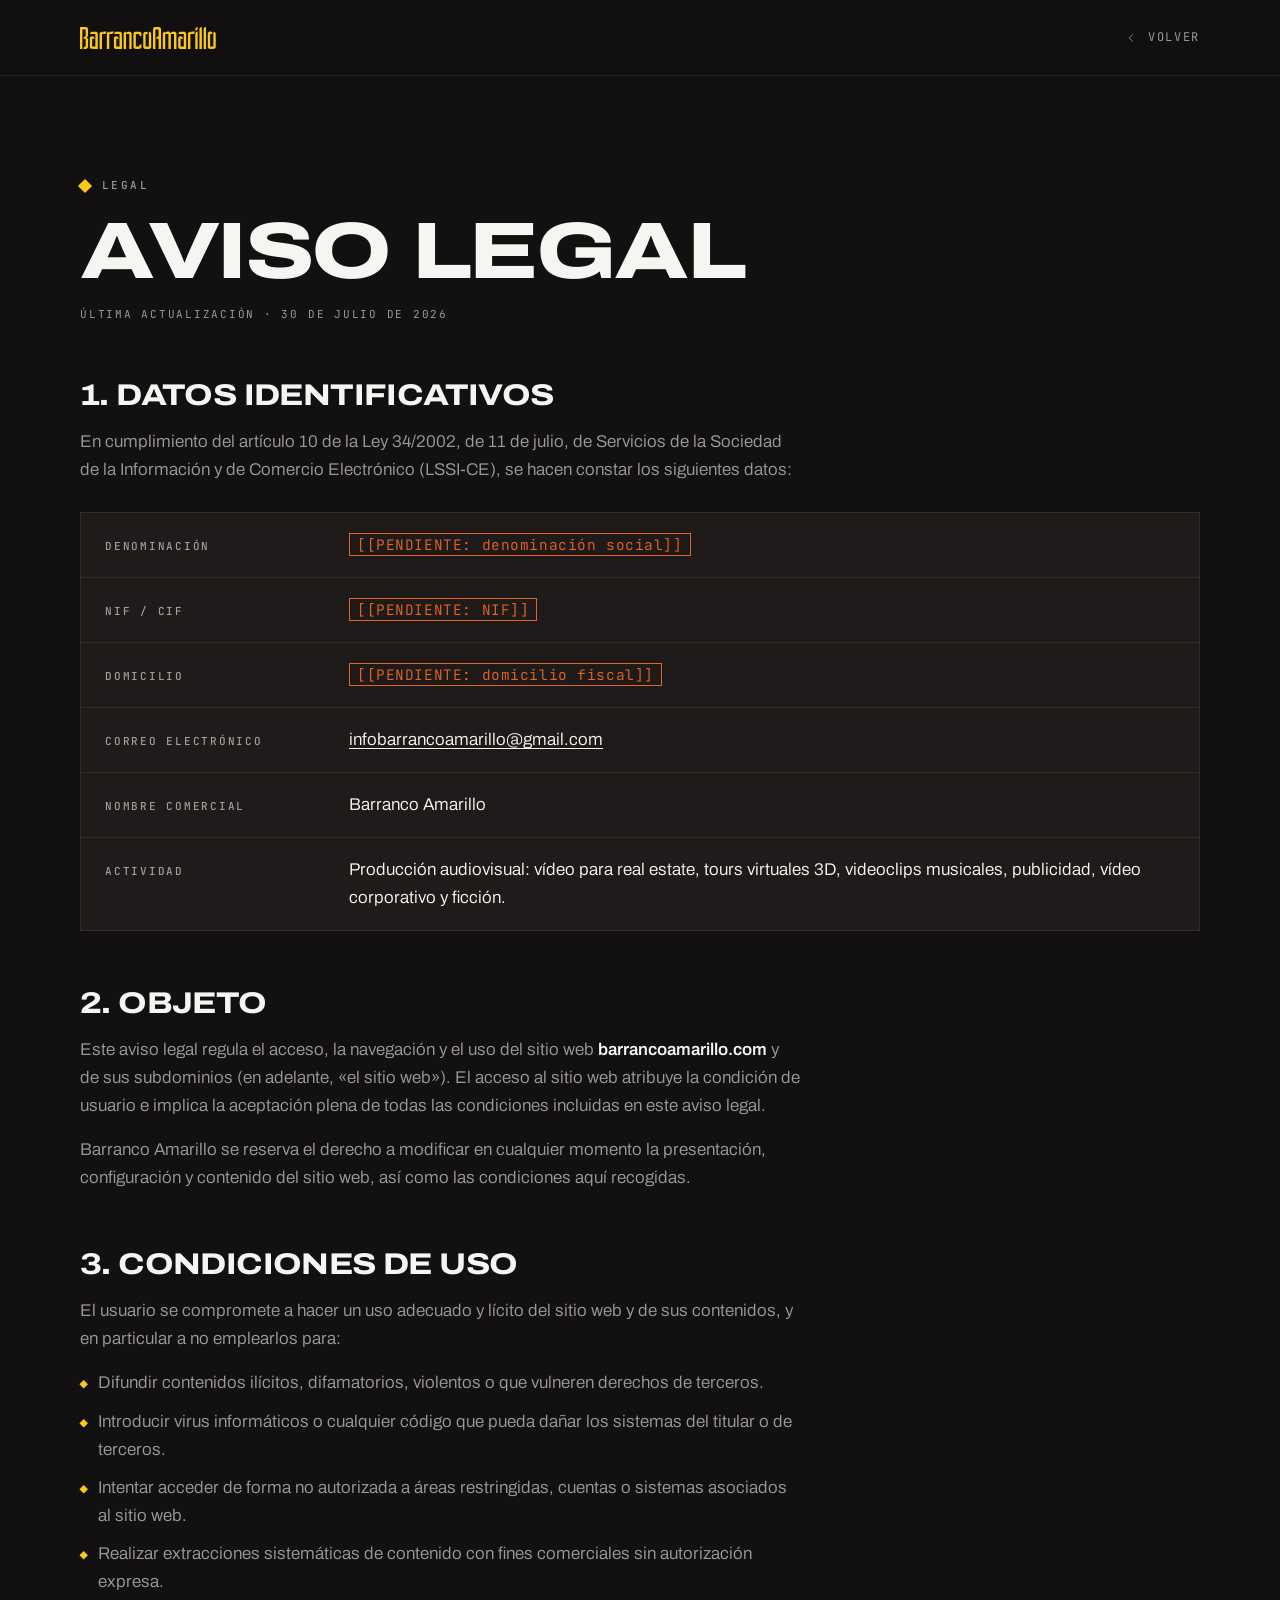
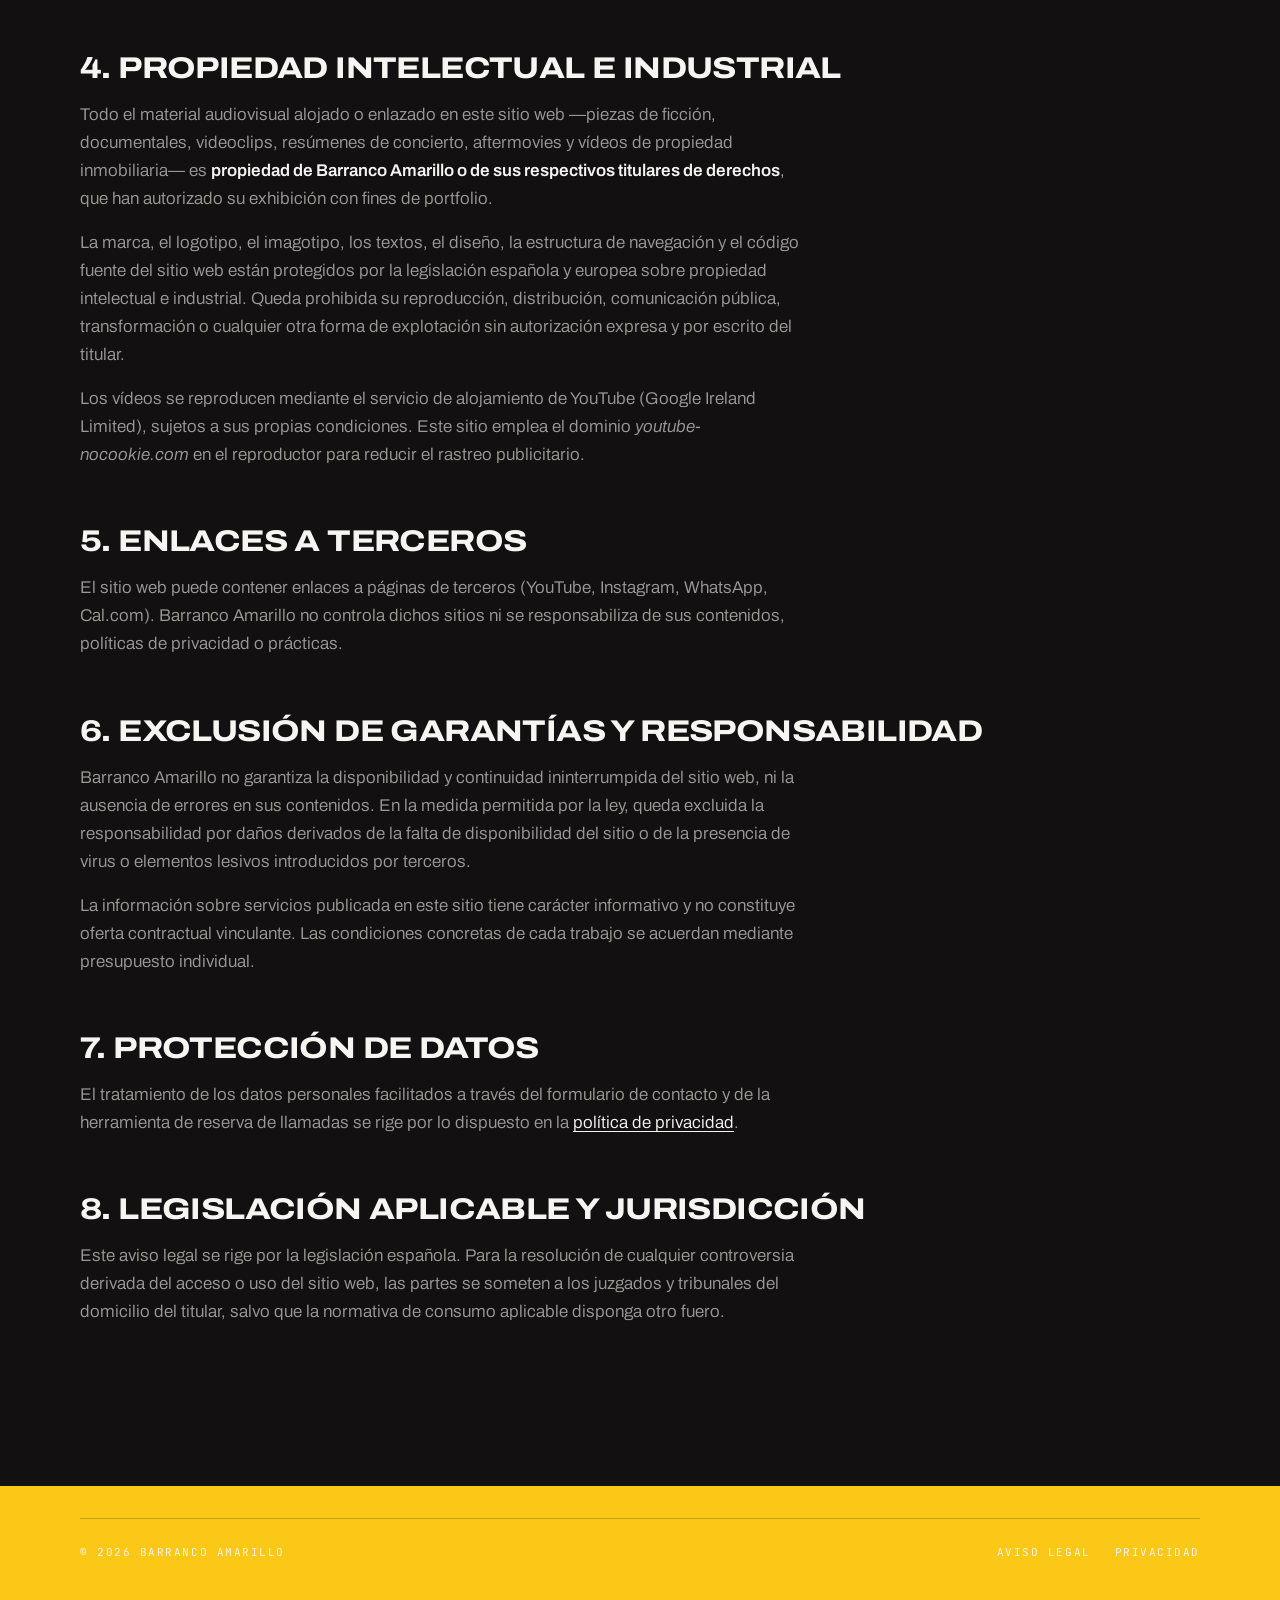
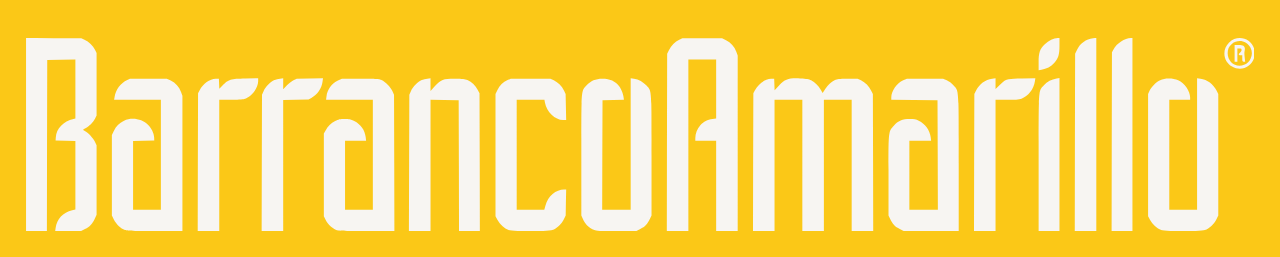
<file: aviso-legal.html>
<!DOCTYPE html>
<html lang="es">
<head>
<meta charset="UTF-8">
<meta name="viewport" content="width=device-width, initial-scale=1.0">
<title>Aviso legal — Barranco Amarillo</title>
<meta name="description" content="Aviso legal y condiciones de uso del sitio web de Barranco Amarillo, productora audiovisual.">
<meta name="robots" content="noindex, follow">
<link rel="icon" href="/favicon.ico" sizes="48x48">
<link rel="icon" href="/favicon.svg" type="image/svg+xml">
<link rel="apple-touch-icon" href="/apple-touch-icon.png">
<link rel="manifest" href="/site.webmanifest">
<meta name="theme-color" content="#1E1B1A">
<link rel="preconnect" href="https://fonts.googleapis.com">
<link rel="preconnect" href="https://fonts.gstatic.com" crossorigin>
<link href="https://fonts.googleapis.com/css2?family=Archivo:ital,wdth,wght@0,62..125,100..900;1,62..125,100..900&family=JetBrains+Mono:wght@400;500&display=swap" rel="stylesheet">
<style>
/* ==========================================================================
   BARRANCO AMARILLO — shell legal V5
   Mismo sistema tipográfico y cromático que index.html, sin canvas.
   ========================================================================== */
:root{
  --ba-yellow:      #FBC817;
  --amarillo:       var(--ba-yellow);
  --negro:          #1E1B1A;
  --negro-profundo: #121010;
  --naranja:        #E56425;

  --superficie-base:    var(--negro-profundo);
  --superficie-elevada: var(--negro);
  --acento-proyector:   var(--amarillo);
  --acento-calor:       var(--naranja);
  --tinta-alta:         #F7F5F2;
  --tinta-media:        rgba(247,245,242,0.6);
  --linea-hairline:     rgba(247,245,242,0.08);

  --tipo:      'Archivo', system-ui, -apple-system, sans-serif;
  --tipo-mono: 'JetBrains Mono', ui-monospace, SFMono-Regular, monospace;

  --nav-h: 76px;
  --ease-cine: cubic-bezier(0.16,1,0.3,1);
  --contenedor: 1200px;
}
*,*::before,*::after{ box-sizing:border-box; margin:0; padding:0; }
html{ -webkit-text-size-adjust:100%; }
body{
  font-family:var(--tipo);
  font-size:17px;
  font-weight:350;
  line-height:1.65;
  color:var(--tinta-alta);
  background:var(--superficie-base);
  overflow-x:hidden;
}
img{ max-width:100%; display:block; }
a{ color:inherit; }
:focus-visible{ outline:2px solid var(--acento-proyector); outline-offset:3px; border-radius:2px; }
::selection{ background:var(--acento-proyector); color:var(--superficie-elevada); }

.contenedor{
  width:100%;
  max-width:var(--contenedor);
  margin-inline:auto;
  padding-inline:20px;
}
@media (min-width:768px){ .contenedor{ padding-inline:40px; } }

/* ---- Nav ---- */
.nav{
  position:sticky;
  top:0;
  z-index:100;
  height:var(--nav-h);
  display:flex;
  align-items:center;
  backdrop-filter:blur(20px);
  -webkit-backdrop-filter:blur(20px);
  background:rgba(18,16,16,0.82);
  border-bottom:1px solid var(--linea-hairline);
}
.nav-inner{
  width:100%;
  max-width:var(--contenedor);
  margin-inline:auto;
  padding-inline:20px;
  display:flex;
  align-items:center;
  justify-content:space-between;
  gap:24px;
}
@media (min-width:768px){ .nav-inner{ padding-inline:40px; } }
.marca{ display:flex; align-items:center; text-decoration:none; min-height:44px; }
.marca{ color:var(--ba-yellow); transition:opacity 200ms; }
.marca:hover{ opacity:.8; }
.logo-nav{ height:22px; width:auto; display:block; }
@media (max-width:767px){ .logo-nav{ height:18px; } }
.volver{
  font-family:var(--tipo-mono);
  font-weight:400;
  font-size:12px;
  letter-spacing:0.14em;
  text-transform:uppercase;
  text-decoration:none;
  color:var(--tinta-media);
  display:inline-flex;
  align-items:center;
  gap:10px;
  min-height:44px;
  transition:color 200ms var(--ease-cine);
}
.volver:hover{ color:var(--tinta-alta); }

/* ---- Tipografía ---- */
.eyebrow{
  font-family:var(--tipo-mono);
  font-weight:500;
  font-size:11px;
  letter-spacing:0.22em;
  line-height:1;
  text-transform:uppercase;
  color:var(--tinta-media);
  display:flex;
  align-items:center;
  gap:12px;
}
.rombo{
  width:10px; height:10px;
  background:var(--acento-proyector);
  transform:rotate(45deg);
  display:inline-block;
  flex:none;
}
h1{
  margin-top:24px;
  font-family:var(--tipo);
  font-weight:800;
  font-size:clamp(38px,7vw,80px);
  line-height:0.92;
  letter-spacing:-0.03em;
  text-transform:uppercase;
}
h2{
  margin-top:56px;
  font-family:var(--tipo);
  font-weight:750;
  font-size:clamp(22px,3vw,30px);
  line-height:1.1;
  letter-spacing:-0.02em;
  text-transform:uppercase;
}
@supports (font-stretch: 125%){
  h1{ font-stretch:125%; }
  h2{ font-stretch:118%; }
}
@supports not (font-stretch: 125%){
  h1,h2{ font-weight:900; }
}
h3{
  margin-top:32px;
  font-weight:600;
  font-size:clamp(18px,2vw,21px);
  line-height:1.2;
  letter-spacing:-0.01em;
}
.legal p{ margin-top:16px; color:var(--tinta-media); max-width:72ch; }
.legal p strong{ color:var(--tinta-alta); font-weight:600; }
.legal ul{ margin-top:16px; padding-left:0; list-style:none; max-width:72ch; }
.legal li{
  display:flex;
  align-items:baseline;
  gap:12px;
  margin-top:10px;
  color:var(--tinta-media);
}
.legal li::before{
  content:"";
  flex:none;
  width:6px; height:6px;
  background:var(--acento-proyector);
  transform:rotate(45deg) translateY(-1px);
}
.legal a{ color:var(--tinta-alta); text-underline-offset:3px; }
.legal a:hover{ color:var(--acento-proyector); }

.fecha{
  margin-top:28px;
  font-family:var(--tipo-mono);
  font-weight:400;
  font-size:11px;
  letter-spacing:0.16em;
  text-transform:uppercase;
  color:var(--tinta-media);
}

/* Marcador de dato pendiente — visible a propósito, nunca inventado */
.pendiente{
  font-family:var(--tipo-mono);
  font-size:0.85em;
  letter-spacing:0.04em;
  color:var(--acento-calor);
  border:1px solid var(--acento-calor);
  padding:1px 7px;
  white-space:nowrap;
}

.cuerpo-legal{ padding-block:64px 120px; }
@media (min-width:768px){ .cuerpo-legal{ padding-block:88px 160px; } }

/* Ficha de datos */
.ficha{
  margin-top:28px;
  border:1px solid var(--linea-hairline);
  background:var(--superficie-elevada);
}
.ficha div{
  display:grid;
  gap:4px;
  padding:18px 24px;
  border-bottom:1px solid var(--linea-hairline);
}
@media (min-width:640px){ .ficha div{ grid-template-columns:220px 1fr; gap:24px; align-items:baseline; } }
.ficha div:last-child{ border-bottom:0; }
.ficha dt{
  font-family:var(--tipo-mono);
  font-weight:500;
  font-size:11px;
  letter-spacing:0.16em;
  text-transform:uppercase;
  color:var(--tinta-media);
}
.ficha dd{ color:var(--tinta-alta); }

/* ---- Footer ---- */
.footer{
  background:var(--ba-yellow);
  color:var(--ba-black);
  padding-block:32px 0;
  overflow:hidden;
}
.footer-firma{ padding:clamp(40px,6vw,88px) 2vw 2vw; line-height:0; }
.footer-firma-svg{ display:block; width:100%; height:auto; color:var(--ba-black); }
.footer-legal{
  padding-top:24px;
  border-top:1px solid rgba(30,27,26,.25);
  display:flex;
  flex-wrap:wrap;
  justify-content:space-between;
  gap:16px;
  font-family:var(--tipo-mono);
  font-size:11px;
  letter-spacing:0.14em;
  text-transform:uppercase;
  color:var(--ba-black);
}
.footer-legal nav{ display:flex; gap:24px; }
.footer-legal a{ color:var(--ba-black); text-decoration:none; }
.footer-legal a:hover{ text-decoration:underline; }

@media (prefers-reduced-motion: reduce){
  *,*::before,*::after{ transition-duration:0.01ms !important; animation-duration:0.01ms !important; }
}
</style>
</head>
<body>

<header class="nav">
  <div class="nav-inner">
    <a class="marca" href="index.html" aria-label="Barranco Amarillo, inicio">
      <svg class="logo-nav" aria-hidden="true" focusable="false" xmlns="http://www.w3.org/2000/svg" viewBox="0 0 1716 278" fill="currentColor"><path fill-rule="evenodd" d="M0.0 139.0L0.0 -0.1L39.8 0.2L79.5 0.5L84.1 2.6C90.4 5.6 96.3 11.1 99.2 16.8L101.5 21.5L101.5 66.5L101.5 111.5L99.2 116.2C96.6 121.4 90.7 127.2 85.5 129.7C81.3 131.7 81.2 132.3 84.5 133.8C89.1 135.9 96.7 144.0 99.1 149.3L101.5 154.5L101.5 204.5L101.5 254.5L98.9 260.0C95.2 267.8 91.8 271.4 84.8 274.9L78.7 278.0L60.3 278.0L41.9 278.0L42.6 273.2C44.4 260.5 53.1 251.3 66.4 247.9L71.0 246.8L71.0 197.4L71.0 148.1L56.8 147.8L42.5 147.5L42.8 143.1C43.6 130.4 53.9 119.6 68.2 116.6L71.0 116.0L71.0 73.5L71.0 31.0L50.7 31.2L30.5 31.5L30.2 154.8L30.0 278.0L15.0 278.0L0.0 278.0L0.0 139.0ZM142.3 276.4C136.3 274.2 129.6 267.8 126.3 261.2L123.5 255.5L123.5 197.5L123.5 139.5L126.1 134.0C129.4 127.1 134.0 122.5 141.0 119.1C152.1 113.8 167.1 116.4 175.8 125.1C180.4 129.7 184.0 137.0 184.3 142.7L184.5 147.5L169.2 147.8L154.0 148.1L154.0 197.5L154.0 247.0L174.0 247.0L194.0 247.0L194.0 168.0L194.0 89.0L160.4 89.0L126.7 89.0L127.4 84.8C129.1 74.5 135.7 65.3 144.9 60.8L149.5 58.5L176.0 58.5L202.5 58.5L208.2 61.3C215.1 64.7 220.3 70.4 223.0 77.7L225.0 83.1L225.0 180.5L225.0 278.0L185.8 277.9C153.8 277.9 145.7 277.6 142.3 276.4ZM247.2 178.8L247.5 79.5L249.8 75.3C254.9 65.6 264.1 59.1 273.1 58.7L277.5 58.5L277.8 65.9L278.1 73.2L283.0 68.1C291.2 59.5 294.4 58.6 315.8 58.2L334.0 57.8L334.0 62.3C334.0 72.2 324.1 84.9 314.0 87.9C311.9 88.5 303.2 89.0 294.1 89.0L278.0 89.0L278.0 183.5L278.0 278.0L262.5 278.0L247.0 278.0L247.2 178.8ZM339.2 179.8L339.5 81.5L341.9 76.3C344.5 70.4 352.0 62.9 357.4 60.6C359.3 59.8 363.0 58.8 365.5 58.5L370.0 57.8L370.0 65.8L370.0 73.9L375.1 68.5C377.9 65.6 382.3 62.1 384.8 60.9L389.5 58.6L408.4 58.2L427.3 57.8L426.6 63.0C425.3 72.5 419.0 81.8 410.5 86.3L406.5 88.5L388.2 88.8L370.0 89.2L370.0 183.6L370.0 278.0L354.5 278.0L339.0 278.0L339.2 179.8ZM449.0 277.1C441.6 274.8 434.5 268.6 430.8 261.1L428.5 256.5L428.5 197.0L428.5 137.5L430.8 133.3C434.3 126.7 438.7 122.3 444.8 119.3C449.6 117.0 451.8 116.5 458.5 116.5C465.2 116.5 467.4 117.0 472.2 119.3C481.5 123.9 487.7 132.6 488.7 142.6L489.3 148.0L474.1 148.0L459.0 148.0L459.0 197.5L459.0 247.0L479.0 247.0L499.0 247.0L499.0 168.0L499.0 89.0L465.4 89.0L431.7 89.0L432.3 84.1C433.5 74.4 439.7 65.8 448.8 61.3L454.5 58.5L481.0 58.5C504.4 58.5 508.0 58.7 511.4 60.3C517.2 63.0 524.5 70.4 527.1 76.3L529.5 81.5L529.8 179.8L530.0 278.0L490.8 277.9C469.2 277.9 450.4 277.5 449.0 277.1ZM551.2 179.8L551.5 81.5L553.9 76.3C556.5 70.4 564.0 62.9 569.4 60.6C571.3 59.8 575.0 58.8 577.5 58.5L582.0 57.8L582.0 67.0L582.0 76.3L588.1 69.6C597.5 59.3 599.7 58.5 616.5 58.5C628.6 58.5 631.1 58.8 635.1 60.6C641.4 63.6 646.7 68.5 649.8 74.4L652.5 79.5L652.8 178.8L653.0 278.0L638.0 278.0L623.0 278.0L622.8 183.8L622.5 89.5L602.2 89.2L582.0 89.0L582.0 183.5L582.0 278.0L566.5 278.0L550.9 278.0L551.2 179.8ZM694.3 276.4C688.6 274.3 681.5 267.8 678.2 261.6L675.5 256.5L675.5 168.5L675.5 80.5L678.3 74.8C681.5 68.4 686.3 63.7 692.9 60.6L697.5 58.5L726.0 58.5L754.5 58.5L759.4 60.9C765.7 64.0 770.9 69.3 774.0 75.5L776.4 80.5L776.8 99.2L777.2 118.0L772.8 118.0C761.0 118.0 749.2 106.6 746.6 92.8L745.9 89.0L726.0 89.0L706.0 89.0L706.0 168.0L706.0 247.0L725.8 247.0L745.7 247.0L747.3 241.2C751.1 227.6 762.3 218.0 774.3 218.0L777.2 218.0L776.8 236.8L776.5 255.5L773.7 261.2C770.3 268.1 763.6 274.3 757.3 276.4C750.7 278.6 700.6 278.6 694.3 276.4ZM818.9 276.6C810.2 273.5 805.0 268.7 801.1 260.0L799.0 255.5L799.0 168.9C799.0 71.6 798.6 77.0 806.6 68.1C812.7 61.3 819.2 58.6 829.5 58.5C838.6 58.5 844.1 60.5 850.3 65.9C854.7 69.8 858.7 77.8 859.6 84.2L860.3 88.9L844.9 89.2L829.5 89.5L829.2 168.2L829.0 247.0L849.5 247.0L870.0 247.0L870.0 152.4L870.0 57.8L874.7 58.5C881.5 59.5 888.1 63.2 892.8 68.5C900.4 77.1 900.0 72.0 900.0 168.9L900.0 255.5L897.6 260.5C894.2 267.8 890.7 271.5 883.8 274.9L877.7 278.0L850.1 278.0C830.2 277.9 821.5 277.6 818.9 276.6ZM922.2 150.2L922.5 22.5L925.0 17.5C928.1 11.2 933.9 5.4 939.9 2.6L944.5 0.5L973.0 0.5L1001.5 0.5L1007.2 3.3C1014.1 6.7 1019.3 12.4 1022.0 19.7L1024.0 25.1L1024.0 151.5L1024.0 278.0L1008.5 278.0L993.0 278.0L993.0 213.0L993.0 148.0L978.0 148.0L963.0 148.0L963.0 144.2C963.0 137.4 965.7 130.5 970.5 125.2C975.4 119.8 980.0 117.5 987.9 116.4L993.0 115.7L993.0 73.4L993.0 31.0L973.0 31.0L953.0 31.0L953.0 154.5L953.0 278.0L937.5 278.0L922.0 278.0L922.2 150.2ZM1046.2 178.8L1046.5 79.5L1048.8 75.3C1053.9 65.6 1063.1 59.1 1072.1 58.7L1076.5 58.5L1076.8 66.8L1077.1 75.1L1083.8 68.1C1092.6 59.1 1097.1 57.6 1113.9 58.2C1123.3 58.6 1126.3 59.1 1129.7 60.8C1135.0 63.6 1140.1 68.6 1143.5 74.5L1146.2 79.0L1150.2 73.0C1154.3 66.9 1157.7 63.7 1164.0 60.4C1167.0 58.8 1169.8 58.5 1182.0 58.5L1196.5 58.5L1201.4 60.9C1207.5 63.9 1213.0 69.5 1216.1 75.8L1218.5 80.5L1218.8 179.2L1219.0 278.0L1203.5 278.0L1188.0 278.0L1188.0 183.5L1188.0 89.0L1168.0 89.0L1148.0 89.0L1148.0 183.5L1148.0 278.0L1132.5 278.0L1117.0 278.0L1117.0 183.5L1117.0 89.0L1097.0 89.0L1077.0 89.0L1077.0 183.5L1077.0 278.0L1061.5 278.0L1046.0 278.0L1046.2 178.8ZM1257.2 274.9C1250.3 271.5 1246.8 267.8 1243.4 260.5L1241.0 255.5L1241.0 197.9C1241.0 133.0 1240.8 134.8 1248.6 126.1C1254.7 119.3 1261.2 116.6 1271.5 116.6C1277.9 116.6 1280.5 117.1 1284.5 119.0C1293.9 123.6 1300.5 132.6 1301.7 142.9L1302.3 148.0L1286.6 148.0L1271.0 148.0L1271.0 197.5L1271.0 247.0L1291.5 247.0L1312.0 247.0L1311.8 168.2L1311.5 89.5L1278.2 89.2L1245.0 89.0L1245.0 85.7C1245.0 76.3 1252.8 65.2 1262.2 60.9L1267.5 58.5L1293.5 58.5L1319.5 58.5L1324.8 60.9C1327.9 62.3 1331.8 65.2 1334.4 68.1C1342.5 77.1 1342.0 70.2 1342.0 180.2L1342.0 278.0L1302.7 278.0L1263.3 278.0L1257.2 274.9ZM1364.2 179.2L1364.5 80.5L1367.0 75.5C1371.6 66.2 1380.2 59.9 1390.2 58.5L1395.0 57.8L1395.0 65.5L1395.0 73.3L1401.0 67.6C1409.9 59.0 1411.3 58.6 1433.4 58.2L1452.3 57.8L1451.6 62.7C1450.0 73.7 1441.9 84.2 1432.3 87.4C1428.8 88.6 1423.6 89.0 1411.3 89.0L1395.0 89.0L1395.0 183.5L1395.0 278.0L1379.5 278.0L1364.0 278.0L1364.2 179.2ZM1457.0 180.2C1457.0 70.2 1456.5 77.1 1464.6 68.1C1469.2 63.0 1475.7 59.6 1482.9 58.4L1487.0 57.7L1487.0 167.9L1487.0 278.0L1472.0 278.0L1457.0 278.0L1457.0 180.2ZM1509.2 150.2L1509.5 22.5L1512.3 16.8C1516.8 7.7 1525.1 1.8 1535.4 0.4L1540.0 -0.3L1540.0 138.9L1540.0 278.0L1524.5 278.0L1509.0 278.0L1509.2 150.2ZM1562.2 149.2L1562.5 20.5L1564.7 16.4C1569.3 7.7 1581.1 -0.0 1589.7 -0.0L1592.0 0.0L1592.0 139.0L1592.0 278.0L1577.0 278.0L1562.0 278.0L1562.2 149.2ZM1633.3 276.4C1627.6 274.3 1620.5 267.8 1617.2 261.6L1614.5 256.5L1614.5 168.5L1614.5 80.5L1616.6 75.9C1619.4 69.9 1625.9 63.4 1631.9 60.7C1638.6 57.6 1650.6 57.7 1657.8 60.9C1667.2 65.1 1675.0 76.3 1675.0 85.7L1675.0 89.0L1660.0 89.0L1645.0 89.0L1645.0 168.0L1645.0 247.0L1665.0 247.0L1685.0 247.0L1685.0 152.4L1685.0 57.8L1689.8 58.5C1699.8 59.9 1708.4 66.2 1713.0 75.5L1715.5 80.5L1715.5 168.0L1715.5 255.5L1712.7 261.2C1709.3 268.1 1702.6 274.3 1696.3 276.4C1689.7 278.6 1639.6 278.6 1633.3 276.4ZM1457.0 35.3C1457.0 20.9 1458.6 16.3 1465.9 9.0C1471.5 3.4 1478.6 -0.0 1484.6 -0.0L1487.0 0.0L1487.0 10.8C1487.0 24.0 1485.5 29.2 1479.4 35.9C1474.8 41.0 1468.3 44.4 1461.1 45.6L1457.0 46.3L1457.0 35.3Z"/></svg>
    </a>
    <a class="volver" href="index.html">
      <svg width="14" height="14" viewBox="0 0 24 24" fill="none" stroke="currentColor" stroke-width="1.5" aria-hidden="true"><path d="M15 6l-6 6 6 6"/></svg>
      Volver
    </a>
  </div>
</header>

<main class="contenedor cuerpo-legal legal">
  <p class="eyebrow"><span class="rombo" aria-hidden="true"></span>Legal</p>
  <h1>Aviso legal</h1>
  <p class="fecha">Última actualización · 30 de julio de 2026</p>

  <h2>1. Datos identificativos</h2>
  <p>En cumplimiento del artículo 10 de la Ley 34/2002, de 11 de julio, de Servicios de la Sociedad de la Información y de Comercio Electrónico (LSSI-CE), se hacen constar los siguientes datos:</p>
  <dl class="ficha">
    <div>
      <dt>Denominación</dt>
      <dd><span class="pendiente">[[PENDIENTE: denominación social]]</span></dd>
    </div>
    <div>
      <dt>NIF / CIF</dt>
      <dd><span class="pendiente">[[PENDIENTE: NIF]]</span></dd>
    </div>
    <div>
      <dt>Domicilio</dt>
      <dd><span class="pendiente">[[PENDIENTE: domicilio fiscal]]</span></dd>
    </div>
    <div>
      <dt>Correo electrónico</dt>
      <dd><a href="mailto:infobarrancoamarillo@gmail.com">infobarrancoamarillo@gmail.com</a></dd>
    </div>
    <div>
      <dt>Nombre comercial</dt>
      <dd>Barranco Amarillo</dd>
    </div>
    <div>
      <dt>Actividad</dt>
      <dd>Producción audiovisual: vídeo para real estate, tours virtuales 3D, videoclips musicales, publicidad, vídeo corporativo y ficción.</dd>
    </div>
  </dl>

  <h2>2. Objeto</h2>
  <p>Este aviso legal regula el acceso, la navegación y el uso del sitio web <strong>barrancoamarillo.com</strong> y de sus subdominios (en adelante, «el sitio web»). El acceso al sitio web atribuye la condición de usuario e implica la aceptación plena de todas las condiciones incluidas en este aviso legal.</p>
  <p>Barranco Amarillo se reserva el derecho a modificar en cualquier momento la presentación, configuración y contenido del sitio web, así como las condiciones aquí recogidas.</p>

  <h2>3. Condiciones de uso</h2>
  <p>El usuario se compromete a hacer un uso adecuado y lícito del sitio web y de sus contenidos, y en particular a no emplearlos para:</p>
  <ul>
    <li>Difundir contenidos ilícitos, difamatorios, violentos o que vulneren derechos de terceros.</li>
    <li>Introducir virus informáticos o cualquier código que pueda dañar los sistemas del titular o de terceros.</li>
    <li>Intentar acceder de forma no autorizada a áreas restringidas, cuentas o sistemas asociados al sitio web.</li>
    <li>Realizar extracciones sistemáticas de contenido con fines comerciales sin autorización expresa.</li>
  </ul>

  <h2>4. Propiedad intelectual e industrial</h2>
  <p>Todo el material audiovisual alojado o enlazado en este sitio web —piezas de ficción, documentales, videoclips, resúmenes de concierto, aftermovies y vídeos de propiedad inmobiliaria— es <strong>propiedad de Barranco Amarillo o de sus respectivos titulares de derechos</strong>, que han autorizado su exhibición con fines de portfolio.</p>
  <p>La marca, el logotipo, el imagotipo, los textos, el diseño, la estructura de navegación y el código fuente del sitio web están protegidos por la legislación española y europea sobre propiedad intelectual e industrial. Queda prohibida su reproducción, distribución, comunicación pública, transformación o cualquier otra forma de explotación sin autorización expresa y por escrito del titular.</p>
  <p>Los vídeos se reproducen mediante el servicio de alojamiento de YouTube (Google Ireland Limited), sujetos a sus propias condiciones. Este sitio emplea el dominio <em>youtube-nocookie.com</em> en el reproductor para reducir el rastreo publicitario.</p>

  <h2>5. Enlaces a terceros</h2>
  <p>El sitio web puede contener enlaces a páginas de terceros (YouTube, Instagram, WhatsApp, Cal.com). Barranco Amarillo no controla dichos sitios ni se responsabiliza de sus contenidos, políticas de privacidad o prácticas.</p>

  <h2>6. Exclusión de garantías y responsabilidad</h2>
  <p>Barranco Amarillo no garantiza la disponibilidad y continuidad ininterrumpida del sitio web, ni la ausencia de errores en sus contenidos. En la medida permitida por la ley, queda excluida la responsabilidad por daños derivados de la falta de disponibilidad del sitio o de la presencia de virus o elementos lesivos introducidos por terceros.</p>
  <p>La información sobre servicios publicada en este sitio tiene carácter informativo y no constituye oferta contractual vinculante. Las condiciones concretas de cada trabajo se acuerdan mediante presupuesto individual.</p>

  <h2>7. Protección de datos</h2>
  <p>El tratamiento de los datos personales facilitados a través del formulario de contacto y de la herramienta de reserva de llamadas se rige por lo dispuesto en la <a href="privacidad.html">política de privacidad</a>.</p>

  <h2>8. Legislación aplicable y jurisdicción</h2>
  <p>Este aviso legal se rige por la legislación española. Para la resolución de cualquier controversia derivada del acceso o uso del sitio web, las partes se someten a los juzgados y tribunales del domicilio del titular, salvo que la normativa de consumo aplicable disponga otro fuero.</p>
</main>

<footer class="footer">
  <div class="contenedor">
    <div class="footer-legal">
      <span>© 2026 Barranco Amarillo</span>
      <nav aria-label="Legal">
        <a href="aviso-legal.html">Aviso legal</a>
        <a href="privacidad.html">Privacidad</a>
      </nav>
    </div>
  </div>
  <div class="footer-firma" role="img" aria-label="Barranco Amarillo">
    <svg class="footer-firma-svg" aria-hidden="true" focusable="false" xmlns="http://www.w3.org/2000/svg" viewBox="0 0 1768 278" fill="currentColor"><path fill-rule="evenodd" d="M0.0 139.0L0.0 -0.1L39.8 0.2L79.5 0.5L84.1 2.6C90.4 5.6 96.3 11.1 99.2 16.8L101.5 21.5L101.5 66.5L101.5 111.5L99.2 116.2C96.6 121.4 90.7 127.2 85.5 129.7C81.3 131.7 81.2 132.3 84.5 133.8C89.1 135.9 96.7 144.0 99.1 149.3L101.5 154.5L101.5 204.5L101.5 254.5L98.9 260.0C95.2 267.8 91.8 271.4 84.8 274.9L78.7 278.0L60.3 278.0L41.9 278.0L42.6 273.2C44.4 260.5 53.1 251.3 66.4 247.9L71.0 246.8L71.0 197.4L71.0 148.1L56.8 147.8L42.5 147.5L42.8 143.1C43.6 130.4 53.9 119.6 68.2 116.6L71.0 116.0L71.0 73.5L71.0 31.0L50.7 31.2L30.5 31.5L30.2 154.8L30.0 278.0L15.0 278.0L0.0 278.0L0.0 139.0ZM142.3 276.4C136.3 274.2 129.6 267.8 126.3 261.2L123.5 255.5L123.5 197.5L123.5 139.5L126.1 134.0C129.4 127.1 134.0 122.5 141.0 119.1C152.1 113.8 167.1 116.4 175.8 125.1C180.4 129.7 184.0 137.0 184.3 142.7L184.5 147.5L169.2 147.8L154.0 148.1L154.0 197.5L154.0 247.0L174.0 247.0L194.0 247.0L194.0 168.0L194.0 89.0L160.4 89.0L126.7 89.0L127.4 84.8C129.1 74.5 135.7 65.3 144.9 60.8L149.5 58.5L176.0 58.5L202.5 58.5L208.2 61.3C215.1 64.7 220.3 70.4 223.0 77.7L225.0 83.1L225.0 180.5L225.0 278.0L185.8 277.9C153.8 277.9 145.7 277.6 142.3 276.4ZM247.2 178.8L247.5 79.5L249.8 75.3C254.9 65.6 264.1 59.1 273.1 58.7L277.5 58.5L277.8 65.9L278.1 73.2L283.0 68.1C291.2 59.5 294.4 58.6 315.8 58.2L334.0 57.8L334.0 62.3C334.0 72.2 324.1 84.9 314.0 87.9C311.9 88.5 303.2 89.0 294.1 89.0L278.0 89.0L278.0 183.5L278.0 278.0L262.5 278.0L247.0 278.0L247.2 178.8ZM339.2 179.8L339.5 81.5L341.9 76.3C344.5 70.4 352.0 62.9 357.4 60.6C359.3 59.8 363.0 58.8 365.5 58.5L370.0 57.8L370.0 65.8L370.0 73.9L375.1 68.5C377.9 65.6 382.3 62.1 384.8 60.9L389.5 58.6L408.4 58.2L427.3 57.8L426.6 63.0C425.3 72.5 419.0 81.8 410.5 86.3L406.5 88.5L388.2 88.8L370.0 89.2L370.0 183.6L370.0 278.0L354.5 278.0L339.0 278.0L339.2 179.8ZM449.0 277.1C441.6 274.8 434.5 268.6 430.8 261.1L428.5 256.5L428.5 197.0L428.5 137.5L430.8 133.3C434.3 126.7 438.7 122.3 444.8 119.3C449.6 117.0 451.8 116.5 458.5 116.5C465.2 116.5 467.4 117.0 472.2 119.3C481.5 123.9 487.7 132.6 488.7 142.6L489.3 148.0L474.1 148.0L459.0 148.0L459.0 197.5L459.0 247.0L479.0 247.0L499.0 247.0L499.0 168.0L499.0 89.0L465.4 89.0L431.7 89.0L432.3 84.1C433.5 74.4 439.7 65.8 448.8 61.3L454.5 58.5L481.0 58.5C504.4 58.5 508.0 58.7 511.4 60.3C517.2 63.0 524.5 70.4 527.1 76.3L529.5 81.5L529.8 179.8L530.0 278.0L490.8 277.9C469.2 277.9 450.4 277.5 449.0 277.1ZM551.2 179.8L551.5 81.5L553.9 76.3C556.5 70.4 564.0 62.9 569.4 60.6C571.3 59.8 575.0 58.8 577.5 58.5L582.0 57.8L582.0 67.0L582.0 76.3L588.1 69.6C597.5 59.3 599.7 58.5 616.5 58.5C628.6 58.5 631.1 58.8 635.1 60.6C641.4 63.6 646.7 68.5 649.8 74.4L652.5 79.5L652.8 178.8L653.0 278.0L638.0 278.0L623.0 278.0L622.8 183.8L622.5 89.5L602.2 89.2L582.0 89.0L582.0 183.5L582.0 278.0L566.5 278.0L550.9 278.0L551.2 179.8ZM694.3 276.4C688.6 274.3 681.5 267.8 678.2 261.6L675.5 256.5L675.5 168.5L675.5 80.5L678.3 74.8C681.5 68.4 686.3 63.7 692.9 60.6L697.5 58.5L726.0 58.5L754.5 58.5L759.4 60.9C765.7 64.0 770.9 69.3 774.0 75.5L776.4 80.5L776.8 99.2L777.2 118.0L772.8 118.0C761.0 118.0 749.2 106.6 746.6 92.8L745.9 89.0L726.0 89.0L706.0 89.0L706.0 168.0L706.0 247.0L725.8 247.0L745.7 247.0L747.3 241.2C751.1 227.6 762.3 218.0 774.3 218.0L777.2 218.0L776.8 236.8L776.5 255.5L773.7 261.2C770.3 268.1 763.6 274.3 757.3 276.4C750.7 278.6 700.6 278.6 694.3 276.4ZM818.9 276.6C810.2 273.5 805.0 268.7 801.1 260.0L799.0 255.5L799.0 168.9C799.0 71.6 798.6 77.0 806.6 68.1C812.7 61.3 819.2 58.6 829.5 58.5C838.6 58.5 844.1 60.5 850.3 65.9C854.7 69.8 858.7 77.8 859.6 84.2L860.3 88.9L844.9 89.2L829.5 89.5L829.2 168.2L829.0 247.0L849.5 247.0L870.0 247.0L870.0 152.4L870.0 57.8L874.7 58.5C881.5 59.5 888.1 63.2 892.8 68.5C900.4 77.1 900.0 72.0 900.0 168.9L900.0 255.5L897.6 260.5C894.2 267.8 890.7 271.5 883.8 274.9L877.7 278.0L850.1 278.0C830.2 277.9 821.5 277.6 818.9 276.6ZM922.2 150.2L922.5 22.5L925.0 17.5C928.1 11.2 933.9 5.4 939.9 2.6L944.5 0.5L973.0 0.5L1001.5 0.5L1007.2 3.3C1014.1 6.7 1019.3 12.4 1022.0 19.7L1024.0 25.1L1024.0 151.5L1024.0 278.0L1008.5 278.0L993.0 278.0L993.0 213.0L993.0 148.0L978.0 148.0L963.0 148.0L963.0 144.2C963.0 137.4 965.7 130.5 970.5 125.2C975.4 119.8 980.0 117.5 987.9 116.4L993.0 115.7L993.0 73.4L993.0 31.0L973.0 31.0L953.0 31.0L953.0 154.5L953.0 278.0L937.5 278.0L922.0 278.0L922.2 150.2ZM1046.2 178.8L1046.5 79.5L1048.8 75.3C1053.9 65.6 1063.1 59.1 1072.1 58.7L1076.5 58.5L1076.8 66.8L1077.1 75.1L1083.8 68.1C1092.6 59.1 1097.1 57.6 1113.9 58.2C1123.3 58.6 1126.3 59.1 1129.7 60.8C1135.0 63.6 1140.1 68.6 1143.5 74.5L1146.2 79.0L1150.2 73.0C1154.3 66.9 1157.7 63.7 1164.0 60.4C1167.0 58.8 1169.8 58.5 1182.0 58.5L1196.5 58.5L1201.4 60.9C1207.5 63.9 1213.0 69.5 1216.1 75.8L1218.5 80.5L1218.8 179.2L1219.0 278.0L1203.5 278.0L1188.0 278.0L1188.0 183.5L1188.0 89.0L1168.0 89.0L1148.0 89.0L1148.0 183.5L1148.0 278.0L1132.5 278.0L1117.0 278.0L1117.0 183.5L1117.0 89.0L1097.0 89.0L1077.0 89.0L1077.0 183.5L1077.0 278.0L1061.5 278.0L1046.0 278.0L1046.2 178.8ZM1257.2 274.9C1250.3 271.5 1246.8 267.8 1243.4 260.5L1241.0 255.5L1241.0 197.9C1241.0 133.0 1240.8 134.8 1248.6 126.1C1254.7 119.3 1261.2 116.6 1271.5 116.6C1277.9 116.6 1280.5 117.1 1284.5 119.0C1293.9 123.6 1300.5 132.6 1301.7 142.9L1302.3 148.0L1286.6 148.0L1271.0 148.0L1271.0 197.5L1271.0 247.0L1291.5 247.0L1312.0 247.0L1311.8 168.2L1311.5 89.5L1278.2 89.2L1245.0 89.0L1245.0 85.7C1245.0 76.3 1252.8 65.2 1262.2 60.9L1267.5 58.5L1293.5 58.5L1319.5 58.5L1324.8 60.9C1327.9 62.3 1331.8 65.2 1334.4 68.1C1342.5 77.1 1342.0 70.2 1342.0 180.2L1342.0 278.0L1302.7 278.0L1263.3 278.0L1257.2 274.9ZM1364.2 179.2L1364.5 80.5L1367.0 75.5C1371.6 66.2 1380.2 59.9 1390.2 58.5L1395.0 57.8L1395.0 65.5L1395.0 73.3L1401.0 67.6C1409.9 59.0 1411.3 58.6 1433.4 58.2L1452.3 57.8L1451.6 62.7C1450.0 73.7 1441.9 84.2 1432.3 87.4C1428.8 88.6 1423.6 89.0 1411.3 89.0L1395.0 89.0L1395.0 183.5L1395.0 278.0L1379.5 278.0L1364.0 278.0L1364.2 179.2ZM1457.0 180.2C1457.0 70.2 1456.5 77.1 1464.6 68.1C1469.2 63.0 1475.7 59.6 1482.9 58.4L1487.0 57.7L1487.0 167.9L1487.0 278.0L1472.0 278.0L1457.0 278.0L1457.0 180.2ZM1509.2 150.2L1509.5 22.5L1512.3 16.8C1516.8 7.7 1525.1 1.8 1535.4 0.4L1540.0 -0.3L1540.0 138.9L1540.0 278.0L1524.5 278.0L1509.0 278.0L1509.2 150.2ZM1562.2 149.2L1562.5 20.5L1564.7 16.4C1569.3 7.7 1581.1 -0.0 1589.7 -0.0L1592.0 0.0L1592.0 139.0L1592.0 278.0L1577.0 278.0L1562.0 278.0L1562.2 149.2ZM1633.3 276.4C1627.6 274.3 1620.5 267.8 1617.2 261.6L1614.5 256.5L1614.5 168.5L1614.5 80.5L1616.6 75.9C1619.4 69.9 1625.9 63.4 1631.9 60.7C1638.6 57.6 1650.6 57.7 1657.8 60.9C1667.2 65.1 1675.0 76.3 1675.0 85.7L1675.0 89.0L1660.0 89.0L1645.0 89.0L1645.0 168.0L1645.0 247.0L1665.0 247.0L1685.0 247.0L1685.0 152.4L1685.0 57.8L1689.8 58.5C1699.8 59.9 1708.4 66.2 1713.0 75.5L1715.5 80.5L1715.5 168.0L1715.5 255.5L1712.7 261.2C1709.3 268.1 1702.6 274.3 1696.3 276.4C1689.7 278.6 1639.6 278.6 1633.3 276.4ZM1457.0 35.3C1457.0 20.9 1458.6 16.3 1465.9 9.0C1471.5 3.4 1478.6 -0.0 1484.6 -0.0L1487.0 0.0L1487.0 10.8C1487.0 24.0 1485.5 29.2 1479.4 35.9C1474.8 41.0 1468.3 44.4 1461.1 45.6L1457.0 46.3L1457.0 35.3ZM1735.3 41.0C1722.7 33.8 1720.5 16.8 1730.8 6.7C1745.1 -7.2 1768.1 2.2 1768.0 22.1C1767.9 39.4 1750.3 49.6 1735.3 41.0ZM1752.7 38.5C1757.7 36.4 1759.9 34.3 1762.1 29.5C1764.5 24.2 1764.5 19.6 1761.9 14.2C1756.9 4.0 1743.8 1.2 1735.0 8.6C1730.7 12.3 1729.0 16.1 1729.0 22.0C1729.0 34.9 1741.2 43.3 1752.7 38.5ZM1739.0 22.0L1739.0 10.0L1744.8 10.0C1752.3 10.0 1754.5 12.0 1753.6 17.7C1752.9 22.1 1752.9 21.9 1753.6 28.8L1754.2 34.0L1752.1 34.0C1750.3 34.0 1750.0 33.4 1750.0 29.5L1750.0 25.0L1747.5 25.0C1744.4 25.0 1744.2 22.5 1747.0 20.8C1748.1 20.1 1749.0 18.5 1749.0 17.3C1749.0 15.4 1748.4 15.0 1746.0 15.0L1743.0 15.0L1743.0 24.5L1743.0 34.0L1741.0 34.0L1739.0 34.0L1739.0 22.0Z"/></svg>
  </div>
</footer>

</body>
</html>
</file>
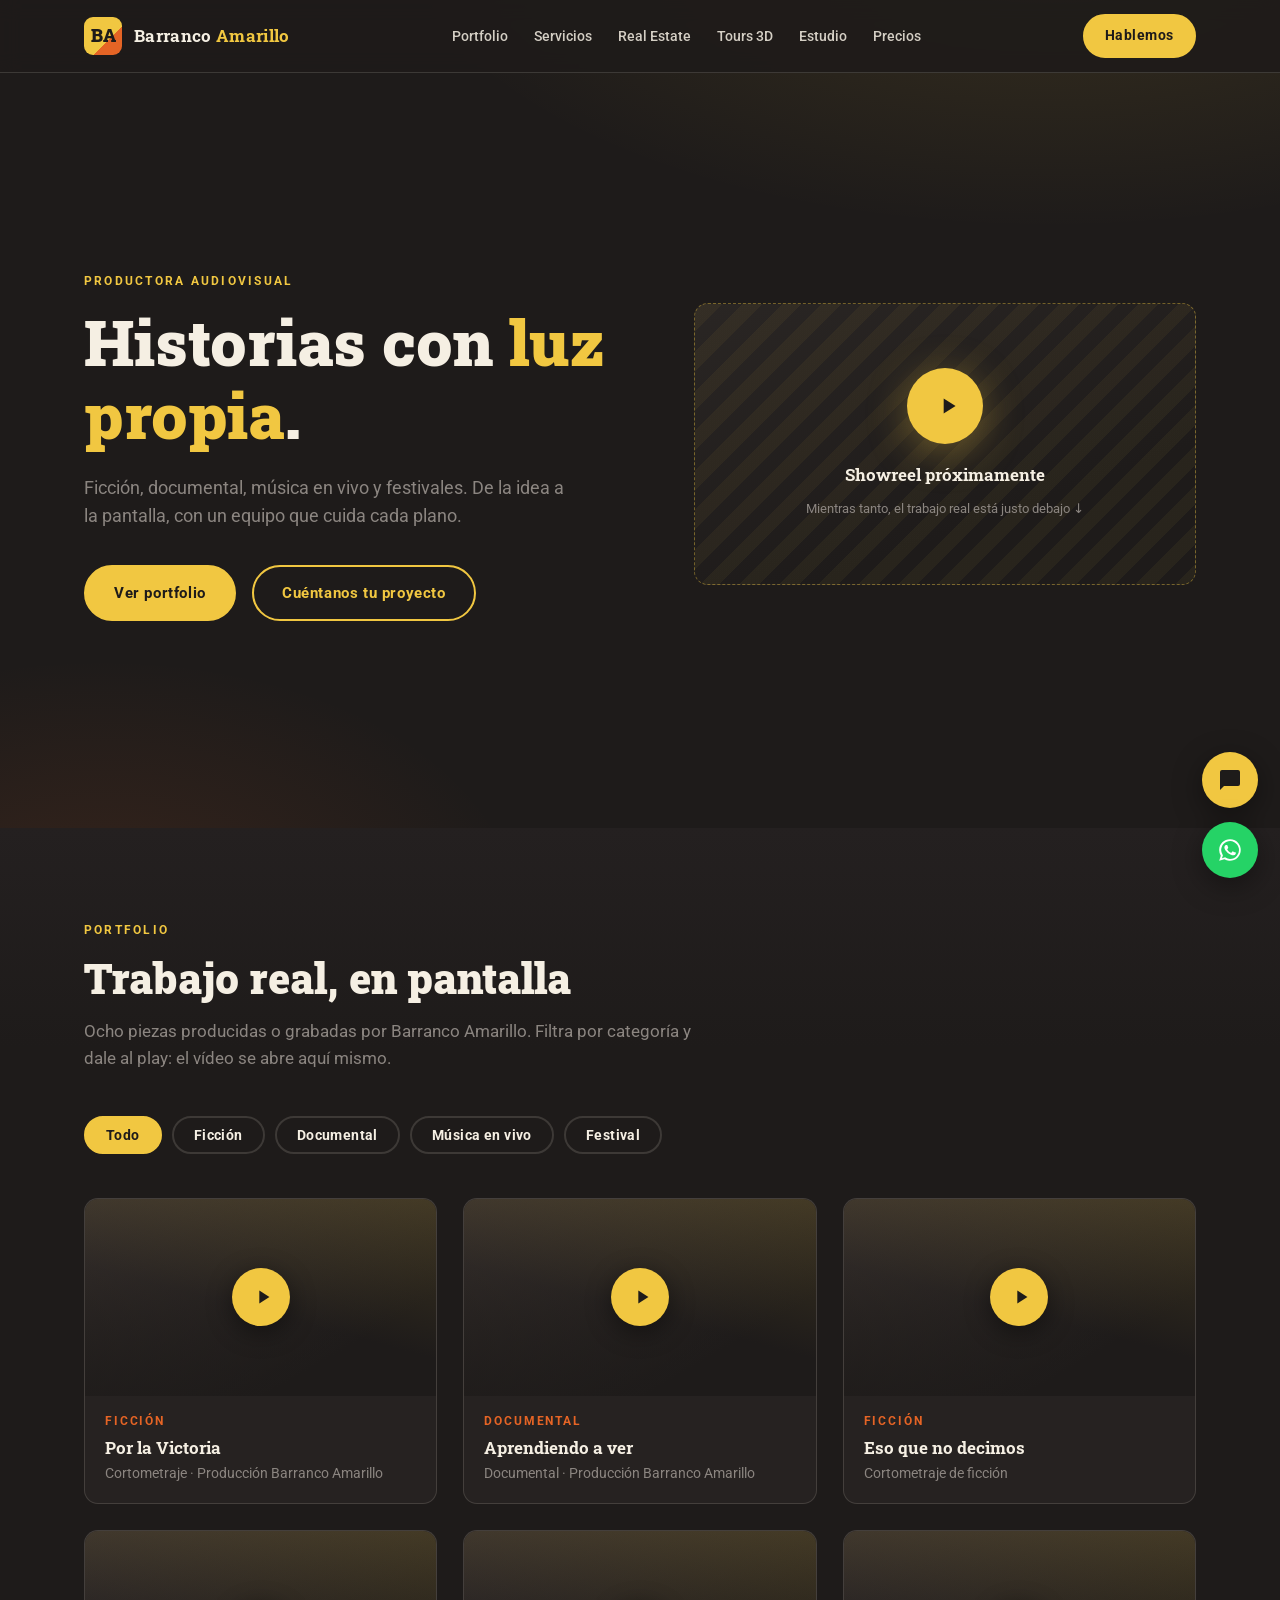
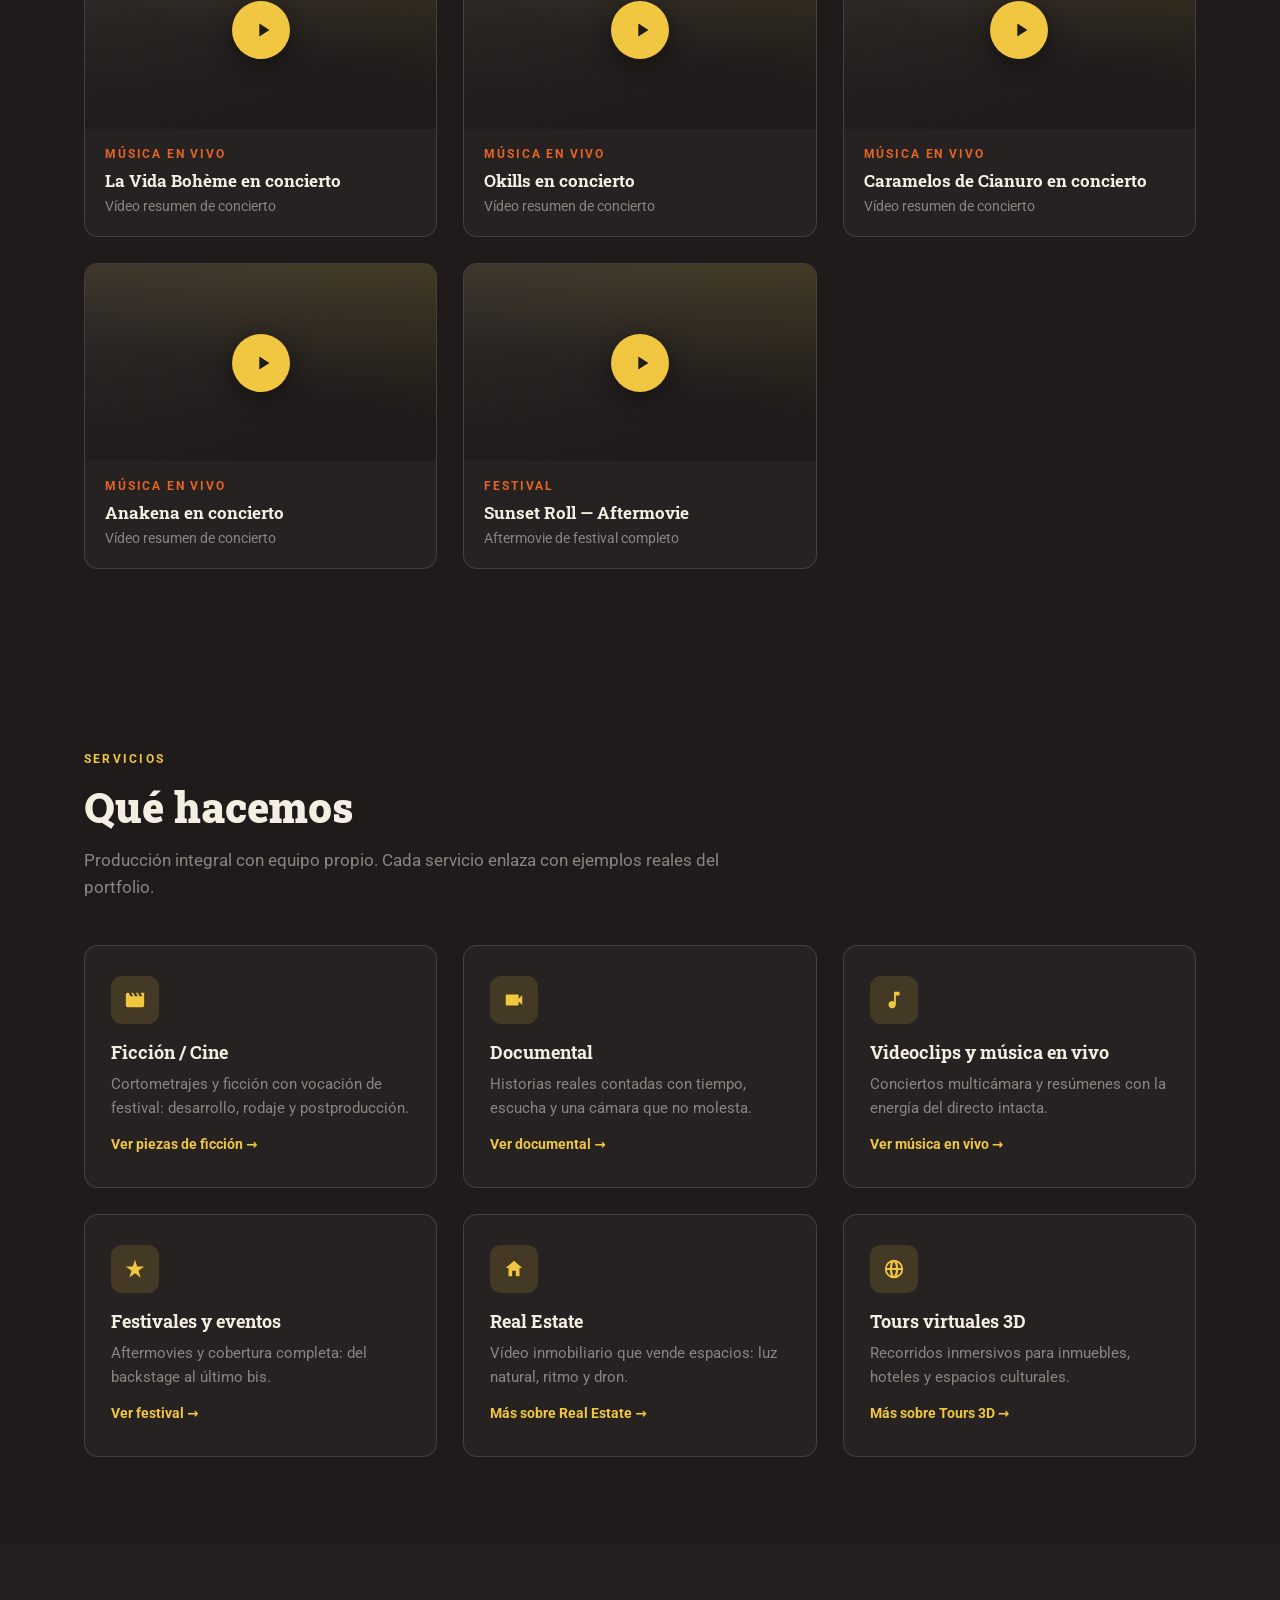
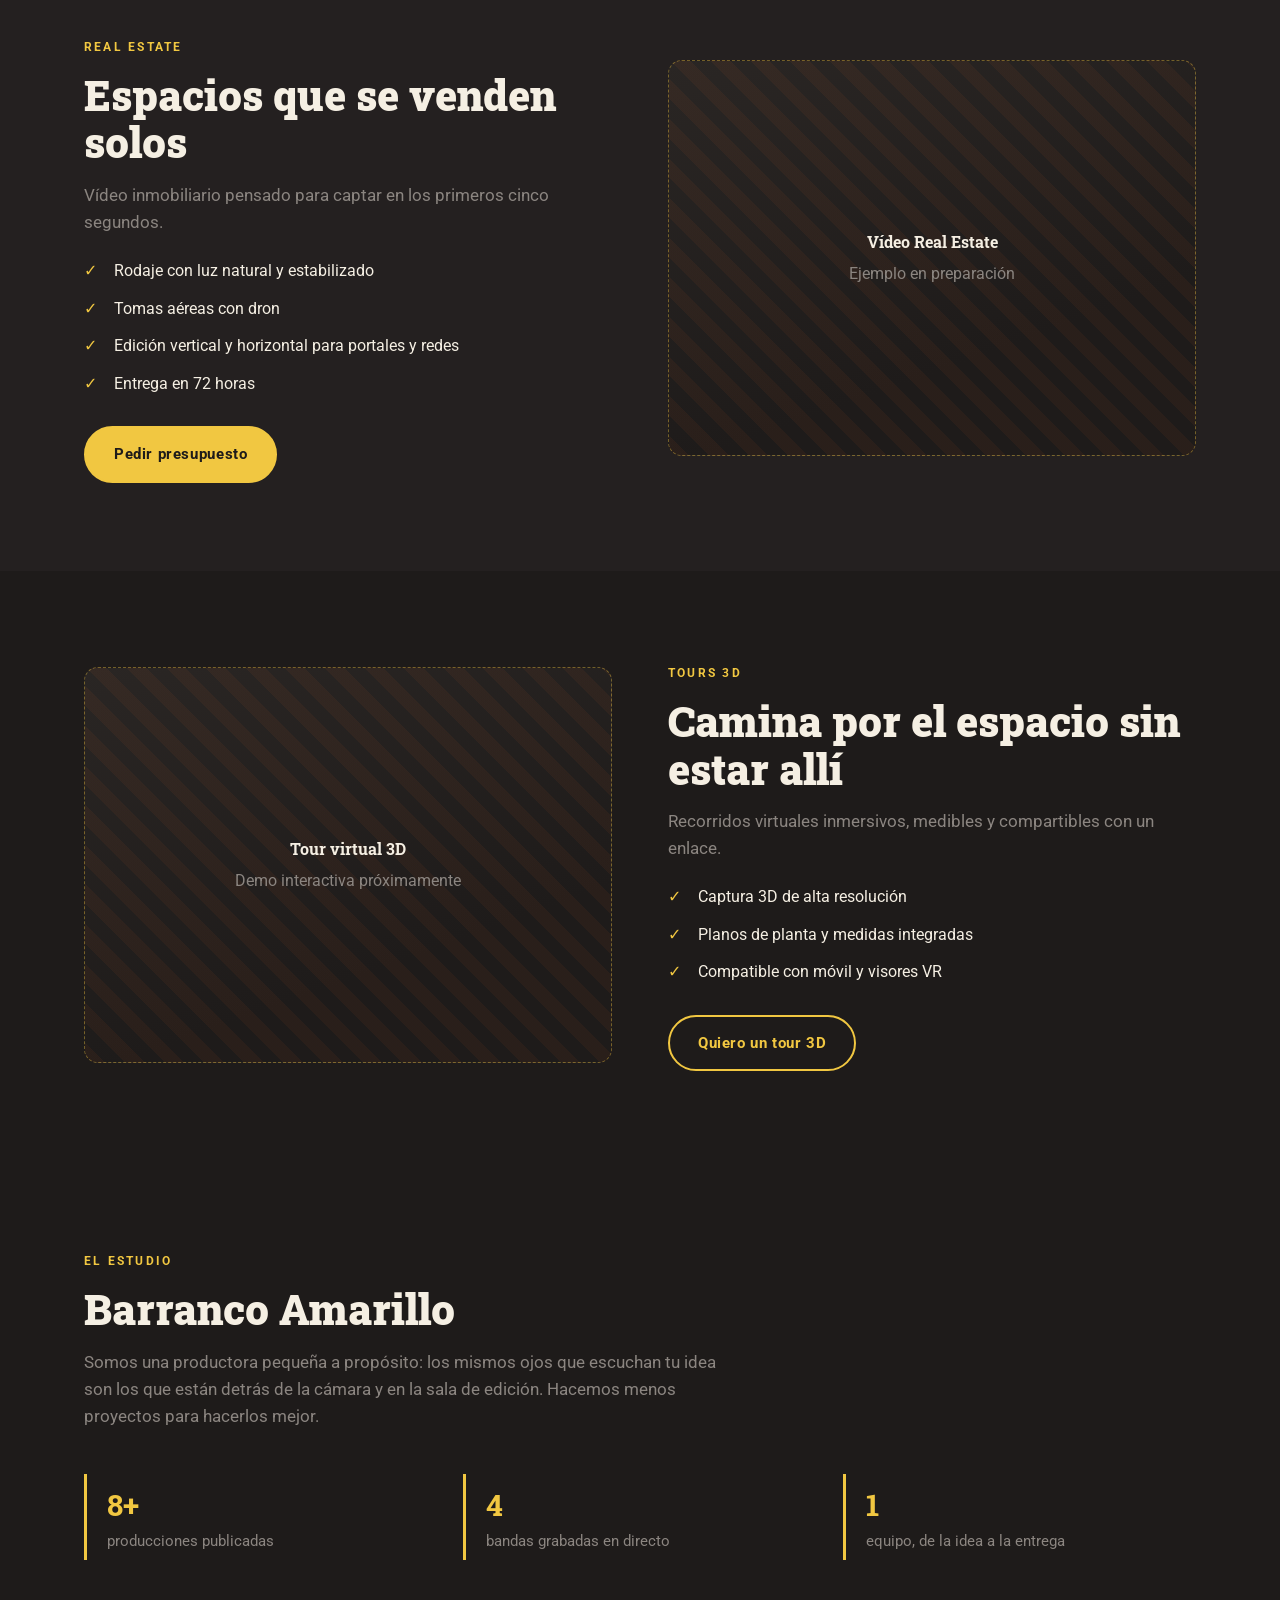
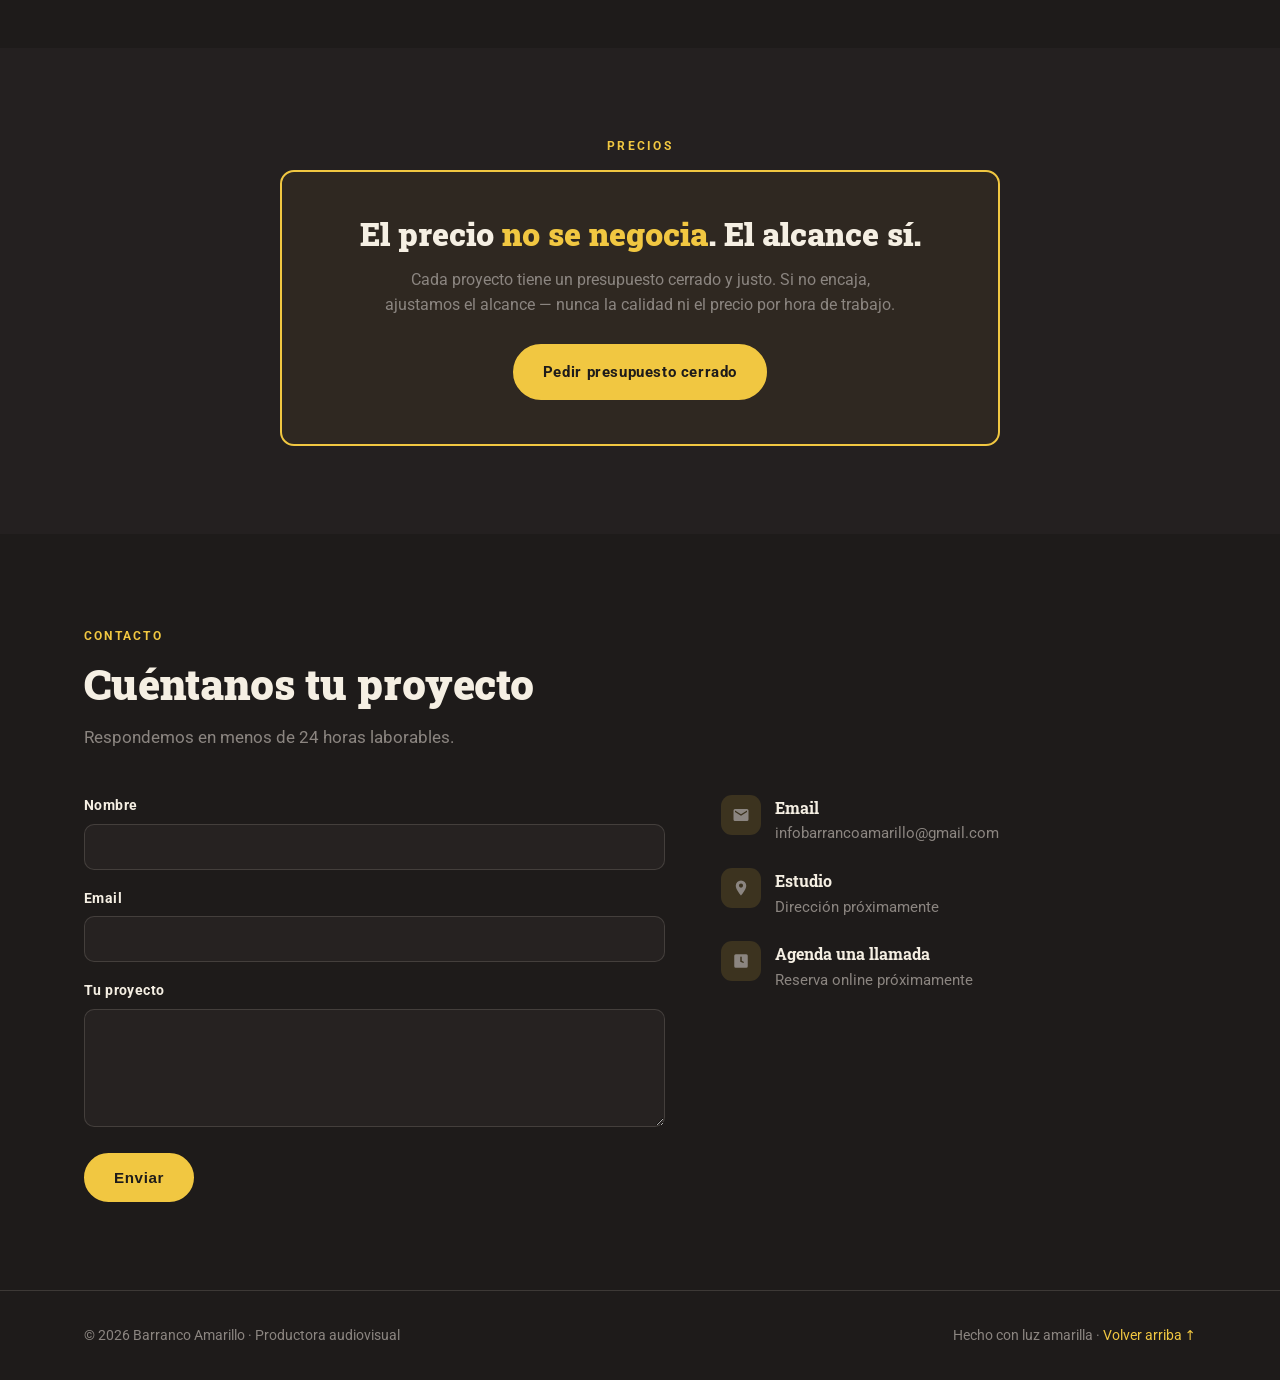
<file: barranco-amarillo-v2.html>
<!DOCTYPE html>
<html lang="es">
<head>
<meta charset="UTF-8">
<meta name="viewport" content="width=device-width, initial-scale=1.0">
<title>Barranco Amarillo — Productora Audiovisual</title>
<meta name="description" content="Barranco Amarillo. Productora audiovisual: ficción, documental, música en vivo, festivales, real estate y tours 3D.">

<!-- ============================================================
     BARRANCO AMARILLO — V2
     Un único archivo HTML autocontenido.
     V2 = V1 + portfolio real (8 piezas de YouTube, patrón facade)
     NOTA DE BUILD: barranco-amarillo-v1.html no estaba disponible
     en el repositorio; la estructura V1 se reconstruyó a partir de
     la especificación de marca del brief. Mismo sistema visual:
     #F1C741 / #1E1B1A / #E56425 · Roboto + Roboto Slab.
     ============================================================ -->

<!-- Tipografías (la página renderiza igualmente sin conexión: hay fallbacks de sistema) -->
<link rel="preconnect" href="https://fonts.googleapis.com">
<link rel="preconnect" href="https://fonts.gstatic.com" crossorigin>
<link href="https://fonts.googleapis.com/css2?family=Roboto:wght@300;400;500;700&family=Roboto+Slab:wght@400;600;700;900&display=swap" rel="stylesheet">

<style>
  /* ==================== SISTEMA ==================== */
  :root{
    --amarillo:#F1C741;
    --carbon:#1E1B1A;
    --naranja:#E56425;
    --carbon-90:rgba(30,27,26,.9);
    --hueso:#F5EFE3;
    --gris:#8B8580;
    --borde:rgba(245,239,227,.14);
    --radius:14px;
    --sans:'Roboto',system-ui,-apple-system,'Segoe UI',Arial,sans-serif;
    --slab:'Roboto Slab','Roboto',Georgia,serif;
  }
  *{margin:0;padding:0;box-sizing:border-box}
  html{scroll-behavior:smooth;scroll-padding-top:84px}
  body{
    font-family:var(--sans);
    background:var(--carbon);
    color:var(--hueso);
    line-height:1.6;
    -webkit-font-smoothing:antialiased;
  }
  img{max-width:100%;display:block}
  a{color:inherit}
  h1,h2,h3{font-family:var(--slab);line-height:1.15}
  .wrap{max-width:1160px;margin:0 auto;padding:0 24px}
  section{padding:88px 0}
  .eyebrow{
    display:inline-block;font-size:.78rem;font-weight:700;letter-spacing:.18em;
    text-transform:uppercase;color:var(--amarillo);margin-bottom:14px;
  }
  .section-title{font-size:clamp(1.7rem,3.6vw,2.6rem);font-weight:900;margin-bottom:16px}
  .section-intro{max-width:640px;color:var(--gris);font-size:1.05rem;margin-bottom:44px}
  .btn{
    display:inline-block;font-weight:700;font-size:.95rem;letter-spacing:.04em;
    padding:14px 28px;border-radius:999px;text-decoration:none;cursor:pointer;
    border:2px solid var(--amarillo);transition:transform .18s ease,background .18s ease,color .18s ease;
  }
  .btn-solid{background:var(--amarillo);color:var(--carbon)}
  .btn-solid:hover{transform:translateY(-2px);background:#f8d564}
  .btn-ghost{background:transparent;color:var(--amarillo)}
  .btn-ghost:hover{background:rgba(241,199,65,.12)}
  :focus-visible{outline:3px solid var(--amarillo);outline-offset:2px}

  /* ==================== HEADER ==================== */
  header{
    position:fixed;top:0;left:0;right:0;z-index:60;
    background:var(--carbon-90);backdrop-filter:blur(10px);
    border-bottom:1px solid var(--borde);
  }
  .nav{display:flex;align-items:center;justify-content:space-between;height:72px}
  .logo{display:flex;align-items:center;gap:12px;text-decoration:none}
  /* TODO: sustituir por el SVG definitivo del logo */
  .logo-mark{
    width:38px;height:38px;border-radius:9px;flex:0 0 auto;
    background:linear-gradient(135deg,var(--amarillo) 62%,var(--naranja) 62%);
    display:grid;place-items:center;
    font-family:var(--slab);font-weight:900;font-size:1.15rem;color:var(--carbon);
  }
  .logo-text{font-family:var(--slab);font-weight:700;font-size:1.05rem;letter-spacing:.02em}
  .logo-text span{color:var(--amarillo)}
  nav ul{display:flex;gap:26px;list-style:none}
  nav ul a{font-size:.9rem;font-weight:500;text-decoration:none;color:var(--hueso);opacity:.85;transition:opacity .15s,color .15s}
  nav ul a:hover{opacity:1;color:var(--amarillo)}
  .nav-cta{border-width:2px;padding:9px 20px;font-size:.85rem}
  @media(max-width:860px){nav ul{display:none}}

  /* ==================== HERO ==================== */
  .hero{
    min-height:92vh;display:flex;align-items:center;padding:140px 0 80px;
    background:
      radial-gradient(1100px 520px at 82% -10%,rgba(241,199,65,.13),transparent 60%),
      radial-gradient(700px 420px at 8% 110%,rgba(229,100,37,.12),transparent 60%),
      var(--carbon);
  }
  .hero-grid{display:grid;grid-template-columns:1.05fr .95fr;gap:56px;align-items:center}
  .hero h1{font-size:clamp(2.3rem,5.2vw,4rem);font-weight:900;margin-bottom:22px}
  .hero h1 em{font-style:normal;color:var(--amarillo)}
  .hero p{color:var(--gris);font-size:1.12rem;max-width:480px;margin-bottom:34px}
  .hero-actions{display:flex;gap:16px;flex-wrap:wrap}
  /* Placeholder del showreel — se mantiene de V1. No incrustar YouTube aquí. */
  /* TODO: showreel propio (vídeo autoalojado o Vimeo) pendiente */
  .showreel-ph{
    aspect-ratio:16/9;border-radius:var(--radius);position:relative;overflow:hidden;
    background:
      repeating-linear-gradient(-45deg,rgba(241,199,65,.05) 0 14px,transparent 14px 28px),
      linear-gradient(160deg,#2a2624,#1E1B1A 70%);
    border:1px dashed rgba(241,199,65,.4);
    display:grid;place-items:center;text-align:center;padding:24px;
  }
  .showreel-ph .play-badge{
    width:76px;height:76px;border-radius:50%;background:var(--amarillo);
    display:grid;place-items:center;margin:0 auto 18px;
    box-shadow:0 8px 40px rgba(241,199,65,.35);
  }
  .showreel-ph .play-badge svg{margin-left:5px}
  .showreel-ph strong{font-family:var(--slab);font-size:1.05rem;display:block;margin-bottom:6px}
  .showreel-ph small{color:var(--gris)}
  @media(max-width:860px){
    .hero-grid{grid-template-columns:1fr}
    .hero{min-height:auto;padding-top:120px}
  }

  /* ==================== PORTFOLIO ==================== */
  #portfolio{background:linear-gradient(180deg,#242020 0,var(--carbon) 220px)}
  .chips{
    display:flex;gap:10px;margin-bottom:36px;
    overflow-x:auto;padding-bottom:8px;scrollbar-width:thin;
    -webkit-overflow-scrolling:touch;
  }
  .chip{
    flex:0 0 auto;font-family:var(--sans);font-size:.88rem;font-weight:700;letter-spacing:.03em;
    padding:9px 20px;border-radius:999px;cursor:pointer;white-space:nowrap;
    background:transparent;color:var(--hueso);border:2px solid var(--borde);
    transition:background .18s,color .18s,border-color .18s;
  }
  .chip:hover{border-color:var(--amarillo);color:var(--amarillo)}
  .chip[aria-pressed="true"]{background:var(--amarillo);border-color:var(--amarillo);color:var(--carbon)}
  .grid{display:grid;grid-template-columns:repeat(3,1fr);gap:26px}
  @media(max-width:960px){.grid{grid-template-columns:repeat(2,1fr)}}
  @media(max-width:640px){.grid{grid-template-columns:1fr}}

  .card{
    text-align:left;border:1px solid var(--borde);border-radius:var(--radius);overflow:hidden;
    background:#262221;cursor:pointer;padding:0;color:var(--hueso);font-family:var(--sans);
    transition:transform .2s ease,border-color .2s ease,opacity .25s ease;
    display:block;width:100%;
  }
  .card:hover{transform:translateY(-4px);border-color:rgba(241,199,65,.55)}
  .card.is-hidden{display:none}
  .card.anim-in{animation:cardIn .28s ease both}
  @keyframes cardIn{from{opacity:0;transform:scale(.97)}to{opacity:1;transform:scale(1)}}

  .thumb{
    aspect-ratio:16/9;position:relative;overflow:hidden;
    /* fondo de marca visible si la miniatura no carga (sin conexión a YouTube) */
    background:linear-gradient(150deg,#3a332f,var(--carbon) 75%);
  }
  .thumb img{width:100%;height:100%;object-fit:cover}
  /* velado duotono de marca sobre las miniaturas */
  .thumb::after{
    content:"";position:absolute;inset:0;pointer-events:none;
    background:linear-gradient(15deg,rgba(30,27,26,.82) 0%,rgba(30,27,26,.28) 45%,rgba(241,199,65,.14) 100%);
    mix-blend-mode:normal;transition:opacity .25s ease;
  }
  .card:hover .thumb::after{opacity:.45}
  .thumb .play{
    position:absolute;left:50%;top:50%;transform:translate(-50%,-50%);z-index:2;
    width:58px;height:58px;border-radius:50%;background:var(--amarillo);
    display:grid;place-items:center;box-shadow:0 6px 26px rgba(0,0,0,.45);
    transition:transform .2s ease;
  }
  .thumb .play svg{margin-left:4px}
  .card:hover .play{transform:translate(-50%,-50%) scale(1.1)}
  .card-body{padding:18px 20px 22px}
  .card-eyebrow{font-size:.72rem;font-weight:700;letter-spacing:.16em;text-transform:uppercase;color:var(--naranja);margin-bottom:8px}
  .card-title{font-family:var(--slab);font-weight:700;font-size:1.08rem;margin-bottom:6px}
  .card-sub{font-size:.88rem;color:var(--gris)}

  /* ==================== LIGHTBOX ==================== */
  .lightbox{
    position:fixed;inset:0;z-index:100;display:none;
    background:rgba(30,27,26,.95);
    align-items:center;justify-content:center;padding:4vmin;
  }
  .lightbox.open{display:flex}
  .lb-inner{position:relative;width:min(1100px,100%);}
  .lb-frame{aspect-ratio:16/9;width:100%;background:#000;border-radius:10px;overflow:hidden;box-shadow:0 20px 80px rgba(0,0,0,.6)}
  .lb-frame iframe{width:100%;height:100%;border:0;display:block}
  .lb-close{
    position:absolute;top:-52px;right:0;
    width:42px;height:42px;border-radius:50%;cursor:pointer;
    background:transparent;border:2px solid var(--amarillo);color:var(--amarillo);
    font-size:1.25rem;line-height:1;display:grid;place-items:center;
    transition:background .15s,color .15s;
  }
  .lb-close:hover{background:var(--amarillo);color:var(--carbon)}
  .lb-title{margin-top:14px;font-family:var(--slab);font-size:1rem;color:var(--hueso);opacity:.85}
  @media(max-width:640px){.lb-close{top:-50px;right:2px}}

  /* ==================== SERVICIOS ==================== */
  .svc-grid{display:grid;grid-template-columns:repeat(3,1fr);gap:26px}
  @media(max-width:960px){.svc-grid{grid-template-columns:repeat(2,1fr)}}
  @media(max-width:640px){.svc-grid{grid-template-columns:1fr}}
  .svc{
    border:1px solid var(--borde);border-radius:var(--radius);padding:30px 26px;
    background:#262221;text-decoration:none;display:block;
    transition:transform .2s ease,border-color .2s ease;
  }
  .svc:hover{transform:translateY(-4px);border-color:rgba(241,199,65,.55)}
  .svc-ico{
    width:48px;height:48px;border-radius:11px;margin-bottom:18px;
    background:rgba(241,199,65,.14);display:grid;place-items:center;color:var(--amarillo);
  }
  .svc h3{font-size:1.15rem;margin-bottom:10px}
  .svc p{font-size:.92rem;color:var(--gris)}
  .svc .svc-link{display:inline-block;margin-top:14px;font-size:.85rem;font-weight:700;color:var(--amarillo)}

  /* ==================== REAL ESTATE / TOURS ==================== */
  .split{display:grid;grid-template-columns:1fr 1fr;gap:56px;align-items:center}
  @media(max-width:860px){.split{grid-template-columns:1fr}}
  .media-ph{
    aspect-ratio:4/3;border-radius:var(--radius);
    border:1px dashed rgba(241,199,65,.4);
    background:
      repeating-linear-gradient(45deg,rgba(229,100,37,.06) 0 14px,transparent 14px 28px),
      linear-gradient(160deg,#2a2624,#1E1B1A 70%);
    display:grid;place-items:center;text-align:center;padding:24px;color:var(--gris);
  }
  .media-ph strong{font-family:var(--slab);color:var(--hueso);display:block;margin-bottom:6px}
  .list-check{list-style:none;margin:22px 0 30px}
  .list-check li{padding-left:30px;position:relative;margin-bottom:12px;color:var(--hueso)}
  .list-check li::before{content:"✓";position:absolute;left:0;color:var(--amarillo);font-weight:700}
  #realestate{background:#242020}

  /* ==================== ESTUDIO ==================== */
  .stats{display:grid;grid-template-columns:repeat(3,1fr);gap:26px;margin-top:44px}
  @media(max-width:640px){.stats{grid-template-columns:1fr}}
  .stat{border-left:3px solid var(--amarillo);padding:6px 0 6px 20px}
  .stat b{font-family:var(--slab);font-size:1.9rem;display:block;color:var(--amarillo)}
  .stat span{color:var(--gris);font-size:.92rem}

  /* ==================== PRECIOS ==================== */
  #precios{background:#242020}
  .price-rule{
    max-width:720px;margin:0 auto;text-align:center;
    border:2px solid var(--amarillo);border-radius:var(--radius);padding:44px 32px;
    background:rgba(241,199,65,.05);
  }
  .price-rule h3{font-size:clamp(1.4rem,3vw,2rem);font-weight:900;margin-bottom:14px}
  .price-rule h3 em{font-style:normal;color:var(--amarillo)}
  .price-rule p{color:var(--gris);max-width:520px;margin:0 auto 26px}

  /* ==================== CONTACTO ==================== */
  .contact-grid{display:grid;grid-template-columns:1.1fr .9fr;gap:56px}
  @media(max-width:860px){.contact-grid{grid-template-columns:1fr}}
  .field{margin-bottom:18px}
  .field label{display:block;font-size:.85rem;font-weight:700;margin-bottom:7px;letter-spacing:.03em}
  .field input,.field textarea{
    width:100%;padding:13px 16px;border-radius:10px;font-family:var(--sans);font-size:.95rem;
    background:#262221;border:1px solid var(--borde);color:var(--hueso);
  }
  .field input:focus,.field textarea:focus{outline:2px solid var(--amarillo);border-color:transparent}
  .contact-item{display:flex;gap:14px;margin-bottom:22px;align-items:flex-start}
  .contact-item .svc-ico{width:40px;height:40px;flex:0 0 auto;margin:0}
  .contact-item b{display:block;font-family:var(--slab)}
  .contact-item span{color:var(--gris);font-size:.92rem}

  /* ==================== FOOTER ==================== */
  footer{border-top:1px solid var(--borde);padding:34px 0;font-size:.85rem;color:var(--gris)}
  footer .wrap{display:flex;justify-content:space-between;gap:16px;flex-wrap:wrap}

  /* ==================== FLOTANTES: WHATSAPP + CHAT ==================== */
  .float-stack{position:fixed;right:22px;bottom:22px;z-index:80;display:flex;flex-direction:column;gap:14px;align-items:flex-end}
  .fab{
    width:56px;height:56px;border-radius:50%;display:grid;place-items:center;cursor:pointer;
    border:0;box-shadow:0 8px 30px rgba(0,0,0,.4);transition:transform .18s ease;text-decoration:none;
  }
  .fab:hover{transform:scale(1.08)}
  .fab-wa{background:#25D366;color:#fff}
  .fab-chat{background:var(--amarillo);color:var(--carbon)}
  .chat-panel{
    position:fixed;right:22px;bottom:160px;z-index:80;width:min(320px,calc(100vw - 44px));
    background:#262221;border:1px solid var(--borde);border-radius:var(--radius);
    box-shadow:0 20px 60px rgba(0,0,0,.5);display:none;overflow:hidden;
  }
  .chat-panel.open{display:block}
  .chat-head{background:var(--amarillo);color:var(--carbon);padding:14px 18px;font-weight:700;font-family:var(--slab)}
  .chat-body{padding:18px}
  .chat-msg{background:#1E1B1A;border:1px solid var(--borde);border-radius:10px;padding:12px 14px;font-size:.9rem;margin-bottom:12px}
  .chat-body .btn{width:100%;text-align:center;font-size:.85rem;padding:11px 0}

  /* ==================== MOVIMIENTO REDUCIDO ==================== */
  @media (prefers-reduced-motion: reduce){
    html{scroll-behavior:auto}
    *,*::before,*::after{transition:none!important;animation:none!important}
  }
</style>
</head>
<body>

<!-- ==================== HEADER ==================== -->
<header>
  <div class="wrap nav">
    <a class="logo" href="#top" aria-label="Barranco Amarillo — inicio">
      <span class="logo-mark" aria-hidden="true">BA</span>
      <span class="logo-text">Barranco <span>Amarillo</span></span>
    </a>
    <nav aria-label="Principal">
      <ul>
        <li><a href="#portfolio">Portfolio</a></li>
        <li><a href="#servicios">Servicios</a></li>
        <li><a href="#realestate">Real Estate</a></li>
        <li><a href="#tours3d">Tours 3D</a></li>
        <li><a href="#estudio">Estudio</a></li>
        <li><a href="#precios">Precios</a></li>
      </ul>
    </nav>
    <a class="btn btn-solid nav-cta" href="#contacto">Hablemos</a>
  </div>
</header>

<!-- ==================== HERO ==================== -->
<section class="hero" id="top">
  <div class="wrap hero-grid">
    <div>
      <span class="eyebrow">Productora audiovisual</span>
      <h1>Historias con <em>luz propia</em>.</h1>
      <p>Ficción, documental, música en vivo y festivales. De la idea a la pantalla, con un equipo que cuida cada plano.</p>
      <div class="hero-actions">
        <a class="btn btn-solid" href="#portfolio">Ver portfolio</a>
        <a class="btn btn-ghost" href="#contacto">Cuéntanos tu proyecto</a>
      </div>
    </div>
    <!-- TODO: showreel propio pendiente (no incrustar YouTube en el hero) -->
    <div class="showreel-ph" role="img" aria-label="Espacio reservado para el showreel de Barranco Amarillo">
      <div>
        <span class="play-badge" aria-hidden="true">
          <svg width="26" height="26" viewBox="0 0 24 24" fill="#1E1B1A"><path d="M8 5v14l11-7z"/></svg>
        </span>
        <strong>Showreel próximamente</strong>
        <small>Mientras tanto, el trabajo real está justo debajo ↓</small>
      </div>
    </div>
  </div>
</section>

<!-- ==================== PORTFOLIO ==================== -->
<section id="portfolio">
  <div class="wrap">
    <span class="eyebrow">Portfolio</span>
    <h2 class="section-title">Trabajo real, en pantalla</h2>
    <p class="section-intro">Ocho piezas producidas o grabadas por Barranco Amarillo. Filtra por categoría y dale al play: el vídeo se abre aquí mismo.</p>

    <div class="chips" role="group" aria-label="Filtrar portfolio por categoría">
      <button class="chip" data-filter="todo" aria-pressed="true">Todo</button>
      <button class="chip" data-filter="ficcion" aria-pressed="false">Ficción</button>
      <button class="chip" data-filter="documental" aria-pressed="false">Documental</button>
      <button class="chip" data-filter="musica" aria-pressed="false">Música en vivo</button>
      <button class="chip" data-filter="festival" aria-pressed="false">Festival</button>
    </div>

    <div class="grid" id="portfolio-grid"><!-- tarjetas renderizadas desde PORTFOLIO (JS) --></div>
  </div>
</section>

<!-- Lightbox (el iframe se crea solo al abrir y se elimina al cerrar) -->
<div class="lightbox" id="lightbox" role="dialog" aria-modal="true" aria-label="Reproductor de vídeo">
  <div class="lb-inner">
    <button class="lb-close" id="lb-close" aria-label="Cerrar vídeo">✕</button>
    <div class="lb-frame" id="lb-frame"></div>
    <p class="lb-title" id="lb-title"></p>
  </div>
</div>

<!-- ==================== SERVICIOS ==================== -->
<section id="servicios">
  <div class="wrap">
    <span class="eyebrow">Servicios</span>
    <h2 class="section-title">Qué hacemos</h2>
    <p class="section-intro">Producción integral con equipo propio. Cada servicio enlaza con ejemplos reales del portfolio.</p>
    <div class="svc-grid">
      <a class="svc" href="#portfolio" data-goto-filter="ficcion">
        <span class="svc-ico" aria-hidden="true"><svg width="22" height="22" viewBox="0 0 24 24" fill="currentColor"><path d="M18 4l2 4h-3l-2-4h-2l2 4h-3l-2-4H8l2 4H7L5 4H4a2 2 0 00-2 2v12a2 2 0 002 2h16a2 2 0 002-2V4h-4z"/></svg></span>
        <h3>Ficción / Cine</h3>
        <p>Cortometrajes y ficción con vocación de festival: desarrollo, rodaje y postproducción.</p>
        <span class="svc-link">Ver piezas de ficción →</span>
      </a>
      <a class="svc" href="#portfolio" data-goto-filter="documental">
        <span class="svc-ico" aria-hidden="true"><svg width="22" height="22" viewBox="0 0 24 24" fill="currentColor"><path d="M17 10.5V7a1 1 0 00-1-1H4a1 1 0 00-1 1v10a1 1 0 001 1h12a1 1 0 001-1v-3.5l4 4v-11l-4 4z"/></svg></span>
        <h3>Documental</h3>
        <p>Historias reales contadas con tiempo, escucha y una cámara que no molesta.</p>
        <span class="svc-link">Ver documental →</span>
      </a>
      <a class="svc" href="#portfolio" data-goto-filter="musica">
        <span class="svc-ico" aria-hidden="true"><svg width="22" height="22" viewBox="0 0 24 24" fill="currentColor"><path d="M12 3v10.55A4 4 0 1014 17V7h4V3h-6z"/></svg></span>
        <h3>Videoclips y música en vivo</h3>
        <p>Conciertos multicámara y resúmenes con la energía del directo intacta.</p>
        <span class="svc-link">Ver música en vivo →</span>
      </a>
      <a class="svc" href="#portfolio" data-goto-filter="festival">
        <span class="svc-ico" aria-hidden="true"><svg width="22" height="22" viewBox="0 0 24 24" fill="currentColor"><path d="M12 2l2.4 7.4H22l-6.2 4.5 2.4 7.3-6.2-4.5-6.2 4.5 2.4-7.3L2 9.4h7.6z"/></svg></span>
        <h3>Festivales y eventos</h3>
        <p>Aftermovies y cobertura completa: del backstage al último bis.</p>
        <span class="svc-link">Ver festival →</span>
      </a>
      <a class="svc" href="#realestate">
        <span class="svc-ico" aria-hidden="true"><svg width="22" height="22" viewBox="0 0 24 24" fill="currentColor"><path d="M12 3l9 8h-3v9h-4v-6H10v6H6v-9H3z"/></svg></span>
        <h3>Real Estate</h3>
        <p>Vídeo inmobiliario que vende espacios: luz natural, ritmo y dron.</p>
        <span class="svc-link">Más sobre Real Estate →</span>
      </a>
      <a class="svc" href="#tours3d">
        <span class="svc-ico" aria-hidden="true"><svg width="22" height="22" viewBox="0 0 24 24" fill="currentColor"><path d="M12 2a10 10 0 100 20 10 10 0 000-20zm7.9 9h-3.4a15.5 15.5 0 00-1.2-6.2A8 8 0 0119.9 11zM12 4c.9 1.3 1.9 3.8 2.1 7H9.9c.2-3.2 1.2-5.7 2.1-7zM4.1 13h3.4c.1 2.3.5 4.4 1.2 6.2A8 8 0 014.1 13zm3.4-2H4.1a8 8 0 014.6-6.2A15.5 15.5 0 007.5 11zm4.5 9c-.9-1.3-1.9-3.8-2.1-7h4.2c-.2 3.2-1.2 5.7-2.1 7zm3.3-.8a15.5 15.5 0 001.2-6.2h3.4a8 8 0 01-4.6 6.2z"/></svg></span>
        <h3>Tours virtuales 3D</h3>
        <p>Recorridos inmersivos para inmuebles, hoteles y espacios culturales.</p>
        <span class="svc-link">Más sobre Tours 3D →</span>
      </a>
    </div>
  </div>
</section>

<!-- ==================== REAL ESTATE ==================== -->
<section id="realestate">
  <div class="wrap split">
    <div>
      <span class="eyebrow">Real Estate</span>
      <h2 class="section-title">Espacios que se venden solos</h2>
      <p class="section-intro" style="margin-bottom:0">Vídeo inmobiliario pensado para captar en los primeros cinco segundos.</p>
      <ul class="list-check">
        <li>Rodaje con luz natural y estabilizado</li>
        <li>Tomas aéreas con dron</li>
        <li>Edición vertical y horizontal para portales y redes</li>
        <li>Entrega en 72 horas</li>
      </ul>
      <a class="btn btn-solid" href="#contacto">Pedir presupuesto</a>
    </div>
    <div class="media-ph" role="img" aria-label="Espacio reservado para vídeo de real estate">
      <div><strong>Vídeo Real Estate</strong>Ejemplo en preparación</div>
    </div>
  </div>
</section>

<!-- ==================== TOURS 3D ==================== -->
<section id="tours3d">
  <div class="wrap split">
    <!-- TODO: incrustar tour 3D real cuando esté disponible -->
    <div class="media-ph" role="img" aria-label="Espacio reservado para tour virtual 3D">
      <div><strong>Tour virtual 3D</strong>Demo interactiva próximamente</div>
    </div>
    <div>
      <span class="eyebrow">Tours 3D</span>
      <h2 class="section-title">Camina por el espacio sin estar allí</h2>
      <p class="section-intro" style="margin-bottom:0">Recorridos virtuales inmersivos, medibles y compartibles con un enlace.</p>
      <ul class="list-check">
        <li>Captura 3D de alta resolución</li>
        <li>Planos de planta y medidas integradas</li>
        <li>Compatible con móvil y visores VR</li>
      </ul>
      <a class="btn btn-ghost" href="#contacto">Quiero un tour 3D</a>
    </div>
  </div>
</section>

<!-- ==================== ESTUDIO ==================== -->
<section id="estudio">
  <div class="wrap">
    <span class="eyebrow">El estudio</span>
    <h2 class="section-title">Barranco Amarillo</h2>
    <p class="section-intro">Somos una productora pequeña a propósito: los mismos ojos que escuchan tu idea son los que están detrás de la cámara y en la sala de edición. Hacemos menos proyectos para hacerlos mejor.</p>
    <div class="stats">
      <div class="stat"><b>8+</b><span>producciones publicadas</span></div>
      <div class="stat"><b>4</b><span>bandas grabadas en directo</span></div>
      <div class="stat"><b>1</b><span>equipo, de la idea a la entrega</span></div>
    </div>
  </div>
</section>

<!-- ==================== PRECIOS ==================== -->
<section id="precios">
  <div class="wrap">
    <span class="eyebrow" style="display:block;text-align:center">Precios</span>
    <div class="price-rule">
      <h3>El precio <em>no se negocia</em>. El alcance sí.</h3>
      <p>Cada proyecto tiene un presupuesto cerrado y justo. Si no encaja, ajustamos el alcance — nunca la calidad ni el precio por hora de trabajo.</p>
      <a class="btn btn-solid" href="#contacto">Pedir presupuesto cerrado</a>
    </div>
  </div>
</section>

<!-- ==================== CONTACTO ==================== -->
<section id="contacto">
  <div class="wrap">
    <span class="eyebrow">Contacto</span>
    <h2 class="section-title">Cuéntanos tu proyecto</h2>
    <p class="section-intro">Respondemos en menos de 24 horas laborables.</p>
    <div class="contact-grid">
      <form onsubmit="event.preventDefault();alert('Gracias. Este formulario se conectará próximamente; mientras tanto escríbenos por email o WhatsApp.');">
        <div class="field">
          <label for="f-nombre">Nombre</label>
          <input id="f-nombre" type="text" name="nombre" autocomplete="name" required>
        </div>
        <div class="field">
          <label for="f-email">Email</label>
          <input id="f-email" type="email" name="email" autocomplete="email" required>
        </div>
        <div class="field">
          <label for="f-msg">Tu proyecto</label>
          <textarea id="f-msg" name="mensaje" rows="5" required></textarea>
        </div>
        <button class="btn btn-solid" type="submit">Enviar</button>
      </form>
      <div>
        <div class="contact-item">
          <span class="svc-ico" aria-hidden="true"><svg width="18" height="18" viewBox="0 0 24 24" fill="currentColor"><path d="M20 4H4a2 2 0 00-2 2v12a2 2 0 002 2h16a2 2 0 002-2V6a2 2 0 00-2-2zm0 4l-8 5-8-5V6l8 5 8-5v2z"/></svg></span>
          <div><b>Email</b><span>infobarrancoamarillo@gmail.com</span></div>
          <!-- TODO: confirmar email definitivo -->
        </div>
        <div class="contact-item">
          <span class="svc-ico" aria-hidden="true"><svg width="18" height="18" viewBox="0 0 24 24" fill="currentColor"><path d="M12 2a7 7 0 00-7 7c0 5.2 7 13 7 13s7-7.8 7-13a7 7 0 00-7-7zm0 9.5A2.5 2.5 0 1112 6a2.5 2.5 0 010 5.5z"/></svg></span>
          <div><b>Estudio</b><span>Dirección próximamente</span></div>
          <!-- TODO: dirección definitiva -->
        </div>
        <div class="contact-item">
          <span class="svc-ico" aria-hidden="true"><svg width="18" height="18" viewBox="0 0 24 24" fill="currentColor"><path d="M19 3H5a2 2 0 00-2 2v14a2 2 0 002 2h14a2 2 0 002-2V5a2 2 0 00-2-2zm-7 3a1 1 0 011 1v4.6l3 1.7-.8 1.4L11 13V7a1 1 0 011-1z"/></svg></span>
          <div><b>Agenda una llamada</b><span>Reserva online próximamente</span></div>
          <!-- TODO: enlazar Calendly -->
        </div>
      </div>
    </div>
  </div>
</section>

<!-- ==================== FOOTER ==================== -->
<footer>
  <div class="wrap">
    <span>© 2026 Barranco Amarillo · Productora audiovisual</span>
    <span>Hecho con luz amarilla · <a href="#top" style="color:var(--amarillo);text-decoration:none">Volver arriba ↑</a></span>
  </div>
</footer>

<!-- ==================== FLOTANTES ==================== -->
<div class="float-stack">
  <button class="fab fab-chat" id="chat-toggle" aria-label="Abrir chat" aria-expanded="false">
    <svg width="24" height="24" viewBox="0 0 24 24" fill="currentColor"><path d="M20 2H4a2 2 0 00-2 2v18l4-4h14a2 2 0 002-2V4a2 2 0 00-2-2z"/></svg>
  </button>
  <!-- TODO: sustituir por el número de WhatsApp real -->
  <a class="fab fab-wa" href="https://wa.me/34600000000" target="_blank" rel="noopener" aria-label="Escribir por WhatsApp">
    <svg width="26" height="26" viewBox="0 0 24 24" fill="currentColor"><path d="M12 2A10 10 0 002 12a9.9 9.9 0 001.5 5.3L2 22l4.8-1.4A10 10 0 1012 2zm0 18.2a8.2 8.2 0 01-4.2-1.2l-.3-.2-2.9.9.9-2.8-.2-.3A8.2 8.2 0 1112 20.2zm4.6-6.1c-.3-.1-1.5-.7-1.7-.8s-.4-.1-.6.1-.7.8-.8 1-.3.2-.6.1a6.7 6.7 0 01-2-1.2 7.4 7.4 0 01-1.4-1.7c-.1-.3 0-.4.1-.5l.4-.5c.1-.2.2-.3.3-.5a.6.6 0 000-.5c0-.1-.6-1.4-.8-1.9s-.4-.4-.6-.4h-.5a1 1 0 00-.7.3 2.9 2.9 0 00-.9 2.1 5 5 0 001.1 2.7 11.4 11.4 0 004.4 3.8 14.6 14.6 0 001.5.6 3.6 3.6 0 001.6.1 2.7 2.7 0 001.8-1.3 2.2 2.2 0 00.2-1.3c-.1-.1-.3-.2-.6-.3z"/></svg>
  </a>
</div>

<div class="chat-panel" id="chat-panel" role="dialog" aria-label="Chat de Barranco Amarillo">
  <div class="chat-head">Barranco Amarillo</div>
  <div class="chat-body">
    <div class="chat-msg">👋 ¡Hola! ¿Tienes un proyecto entre manos? Cuéntanoslo por WhatsApp o déjanos un mensaje en el formulario.</div>
    <a class="btn btn-solid" href="#contacto" id="chat-to-form">Ir al formulario</a>
  </div>
</div>

<script>
/* ============================================================
   PORTFOLIO — datos reales
   Títulos: la política de red del entorno de build bloqueó
   youtube.com/oembed, por lo que se usan las notas de Carlos
   como títulos provisionales (fallback previsto en el brief).
   ============================================================ */
const PORTFOLIO = [
  { id: "snjU4GVItZ4", titulo: "Por la Victoria", categoria: "ficcion", etiqueta: "Ficción", sub: "Cortometraje · Producción Barranco Amarillo" }, // <!-- TODO: confirmar título exacto de YouTube -->
  { id: "Aw8yax0awz8", titulo: "Aprendiendo a ver", categoria: "documental", etiqueta: "Documental", sub: "Documental · Producción Barranco Amarillo" }, // <!-- TODO: confirmar título exacto de YouTube -->
  { id: "3Z0uXsxeu4M", titulo: "Eso que no decimos", categoria: "ficcion", etiqueta: "Ficción", sub: "Cortometraje de ficción" }, // <!-- TODO: confirmar título exacto de YouTube -->
  { id: "KrFNvViIXfw", titulo: "La Vida Bohème en concierto", categoria: "musica", etiqueta: "Música en vivo", sub: "Vídeo resumen de concierto" }, // <!-- TODO: confirmar título exacto de YouTube -->
  { id: "5H13hWWk5DY", titulo: "Okills en concierto", categoria: "musica", etiqueta: "Música en vivo", sub: "Vídeo resumen de concierto" }, // <!-- TODO: confirmar título exacto de YouTube y añadir sala/fecha/evento desde la descripción del vídeo -->
  { id: "-9ta4nxsNxk", titulo: "Caramelos de Cianuro en concierto", categoria: "musica", etiqueta: "Música en vivo", sub: "Vídeo resumen de concierto" }, // <!-- TODO: confirmar título exacto de YouTube -->
  { id: "AGacB0lB9fk", titulo: "Anakena en concierto", categoria: "musica", etiqueta: "Música en vivo", sub: "Vídeo resumen de concierto" }, // <!-- TODO: confirmar título exacto de YouTube -->
  { id: "zwEpptfxsuQ", titulo: "Sunset Roll — Aftermovie", categoria: "festival", etiqueta: "Festival", sub: "Aftermovie de festival completo" }  // <!-- TODO: confirmar título exacto de YouTube -->
];

/* ---------- Render del grid (facade: sin iframes al cargar) ---------- */
const grid = document.getElementById("portfolio-grid");
const reduceMotion = window.matchMedia("(prefers-reduced-motion: reduce)").matches;

PORTFOLIO.forEach(item => {
  const card = document.createElement("button");
  card.type = "button";
  card.className = "card";
  card.dataset.categoria = item.categoria;
  card.dataset.id = item.id; // ojo: IDs pueden empezar por "-"; siempre se accede vía dataset/atributo, nunca como selector de #id
  card.setAttribute("aria-label", "Reproducir: " + item.titulo);

  const img = document.createElement("img");
  img.loading = "lazy";
  img.alt = "";
  img.src = "https://i.ytimg.com/vi/" + item.id + "/maxresdefault.jpg";
  let triedHq = false;
  img.onerror = function(){
    if (!triedHq) {
      triedHq = true;
      img.src = "https://i.ytimg.com/vi/" + item.id + "/hqdefault.jpg";
    } else {
      img.remove(); // queda el fondo degradado de marca del contenedor
    }
  };

  const thumb = document.createElement("div");
  thumb.className = "thumb";
  thumb.appendChild(img);
  const play = document.createElement("span");
  play.className = "play";
  play.setAttribute("aria-hidden", "true");
  play.innerHTML = '<svg width="22" height="22" viewBox="0 0 24 24" fill="#1E1B1A"><path d="M8 5v14l11-7z"/></svg>';
  thumb.appendChild(play);

  const body = document.createElement("div");
  body.className = "card-body";
  const eyebrow = document.createElement("div");
  eyebrow.className = "card-eyebrow";
  eyebrow.textContent = item.etiqueta;
  const title = document.createElement("div");
  title.className = "card-title";
  title.textContent = item.titulo;
  const sub = document.createElement("div");
  sub.className = "card-sub";
  sub.textContent = item.sub;
  body.append(eyebrow, title, sub);

  card.append(thumb, body);
  card.addEventListener("click", () => openLightbox(item, card));
  grid.appendChild(card);
});

/* ---------- Lightbox (iframe creado al abrir, eliminado al cerrar) ---------- */
const lightbox = document.getElementById("lightbox");
const lbFrame  = document.getElementById("lb-frame");
const lbTitle  = document.getElementById("lb-title");
const lbClose  = document.getElementById("lb-close");
let lastTrigger = null;

function openLightbox(item, triggerEl){
  lastTrigger = triggerEl || null;
  const iframe = document.createElement("iframe");
  iframe.src = "https://www.youtube-nocookie.com/embed/" + encodeURIComponent(item.id) + "?autoplay=1&rel=0";
  iframe.title = item.titulo;
  iframe.allow = "accelerometer; autoplay; clipboard-write; encrypted-media; gyroscope; picture-in-picture";
  iframe.setAttribute("allowfullscreen", "");
  lbFrame.replaceChildren(iframe);
  lbTitle.textContent = item.titulo;
  lightbox.classList.add("open");
  document.body.style.overflow = "hidden";
  lbClose.focus();
}

function closeLightbox(){
  lightbox.classList.remove("open");
  lbFrame.replaceChildren();      // elimina el iframe del DOM → corta el audio
  lbTitle.textContent = "";
  document.body.style.overflow = "";
  if (lastTrigger) { lastTrigger.focus(); lastTrigger = null; }
}

lbClose.addEventListener("click", closeLightbox);
lightbox.addEventListener("click", e => { if (e.target === lightbox) closeLightbox(); });
document.addEventListener("keydown", e => {
  if (e.key === "Escape" && lightbox.classList.contains("open")) closeLightbox();
});

/* ---------- Filtros por categoría ---------- */
const chips = Array.from(document.querySelectorAll(".chip"));

function applyFilter(filtro){
  chips.forEach(c => c.setAttribute("aria-pressed", String(c.dataset.filter === filtro)));
  document.querySelectorAll("#portfolio-grid .card").forEach(card => {
    const show = filtro === "todo" || card.dataset.categoria === filtro;
    card.classList.toggle("is-hidden", !show);
    card.classList.remove("anim-in");
    if (show && !reduceMotion) {
      void card.offsetWidth; // reinicia la animación
      card.classList.add("anim-in");
    }
  });
}

chips.forEach(chip => chip.addEventListener("click", () => applyFilter(chip.dataset.filter)));

/* Servicios → portfolio con filtro activo */
document.querySelectorAll("[data-goto-filter]").forEach(link => {
  link.addEventListener("click", () => applyFilter(link.dataset.gotoFilter));
});

/* ---------- Chat flotante ---------- */
const chatToggle = document.getElementById("chat-toggle");
const chatPanel  = document.getElementById("chat-panel");
chatToggle.addEventListener("click", () => {
  const open = chatPanel.classList.toggle("open");
  chatToggle.setAttribute("aria-expanded", String(open));
});
document.getElementById("chat-to-form").addEventListener("click", () => {
  chatPanel.classList.remove("open");
  chatToggle.setAttribute("aria-expanded", "false");
});
</script>
</body>
</html>
</file>
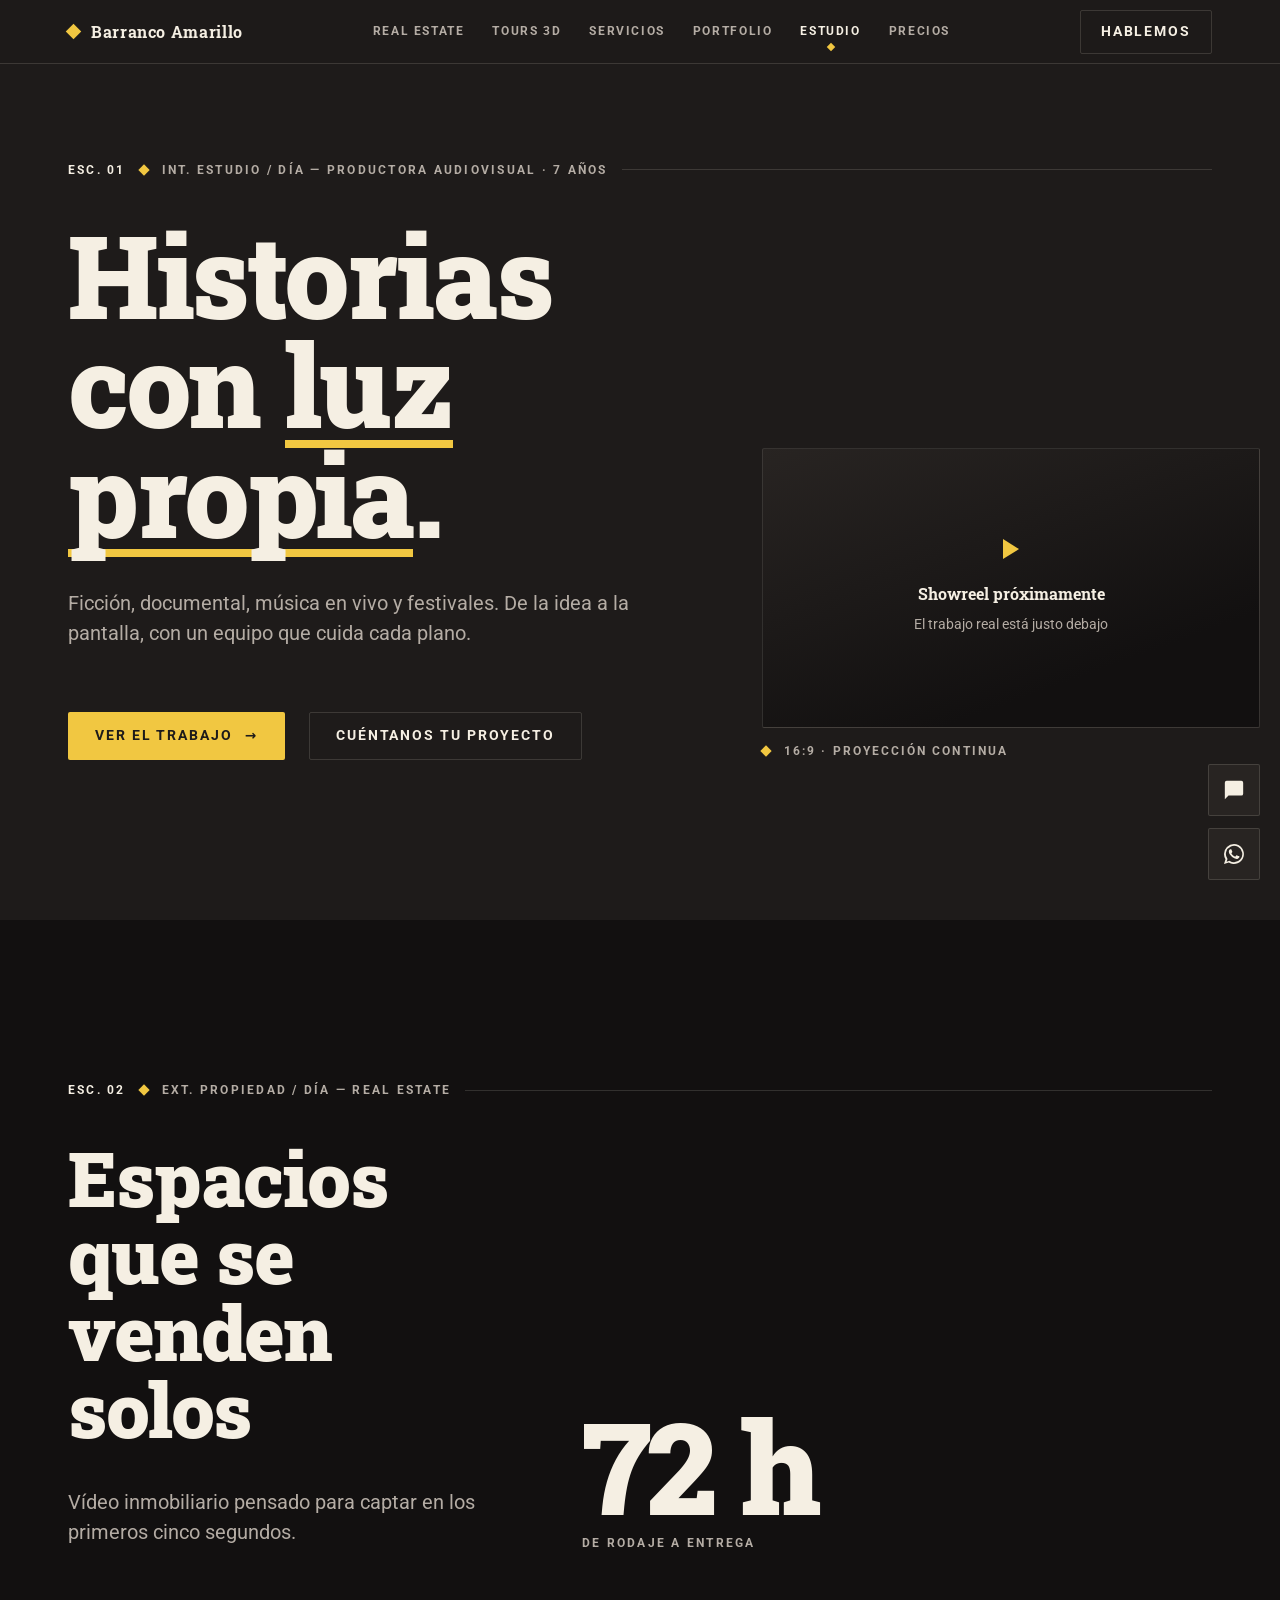
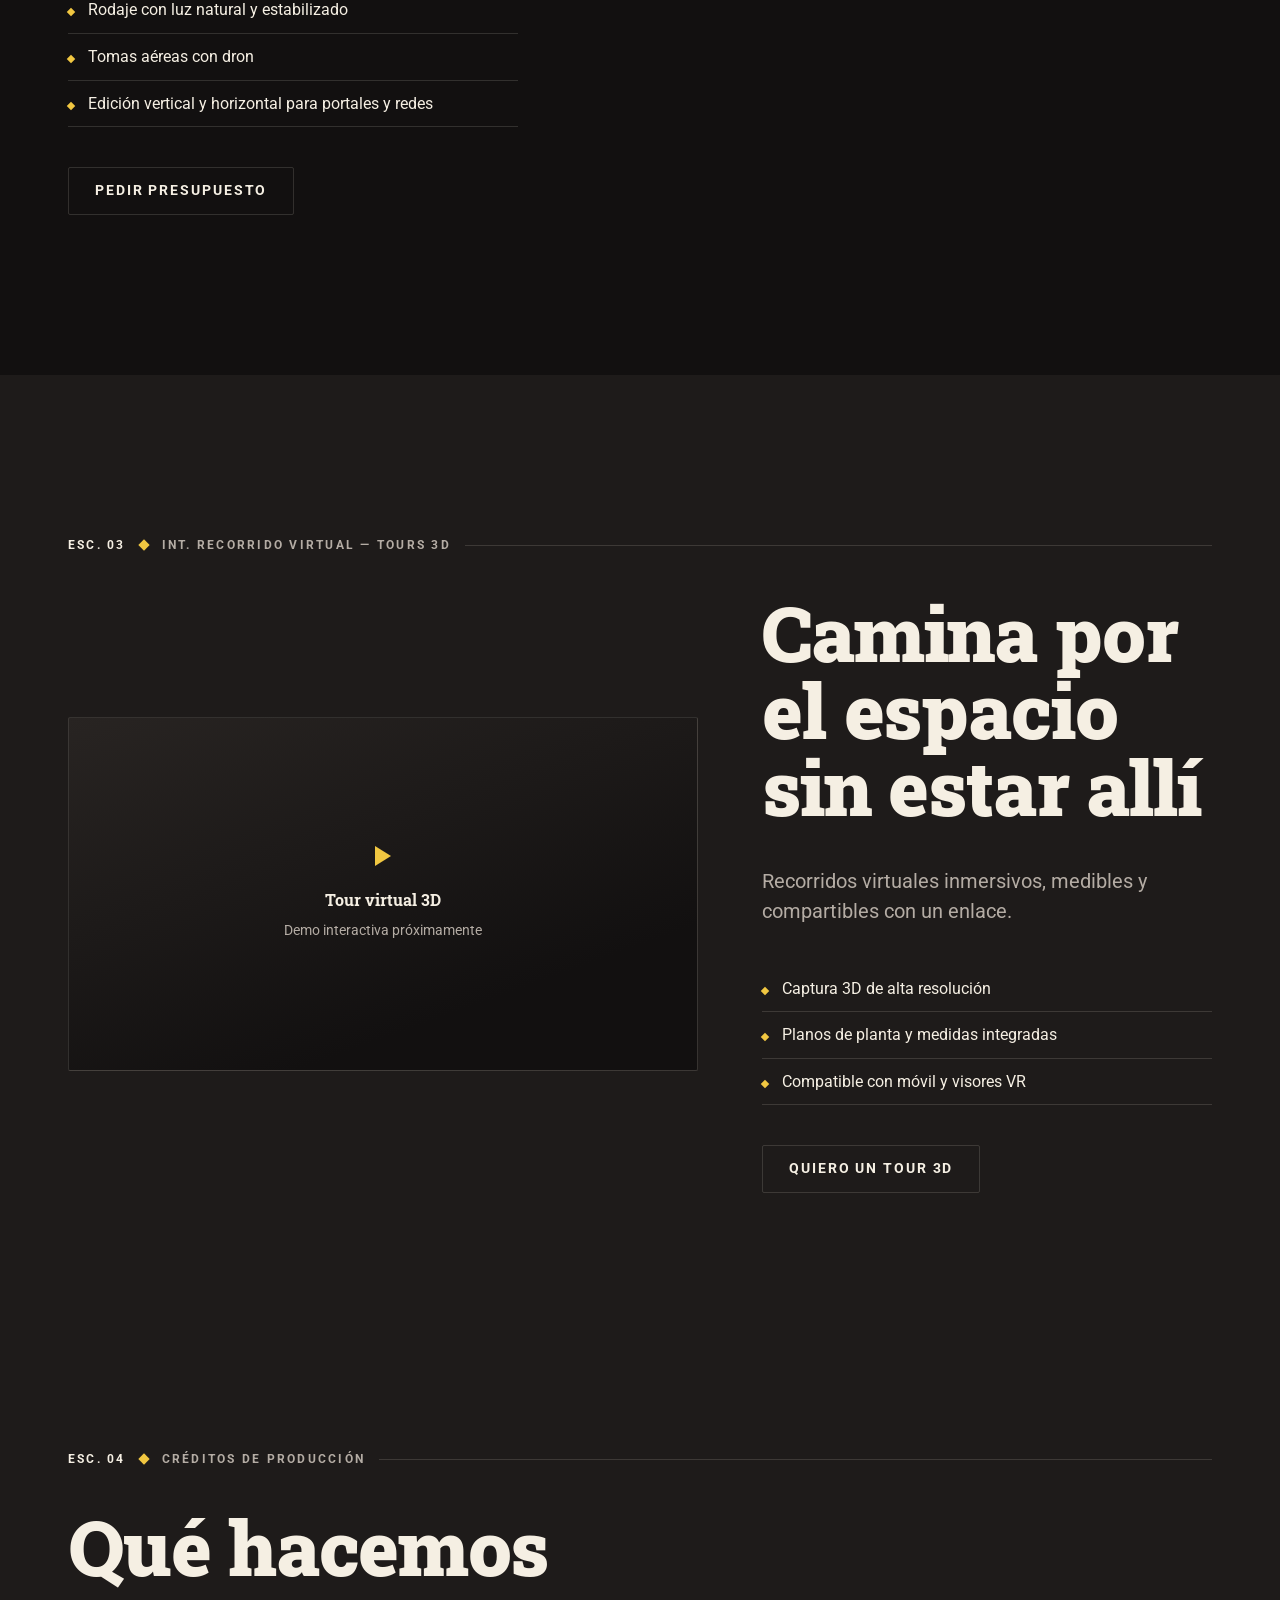
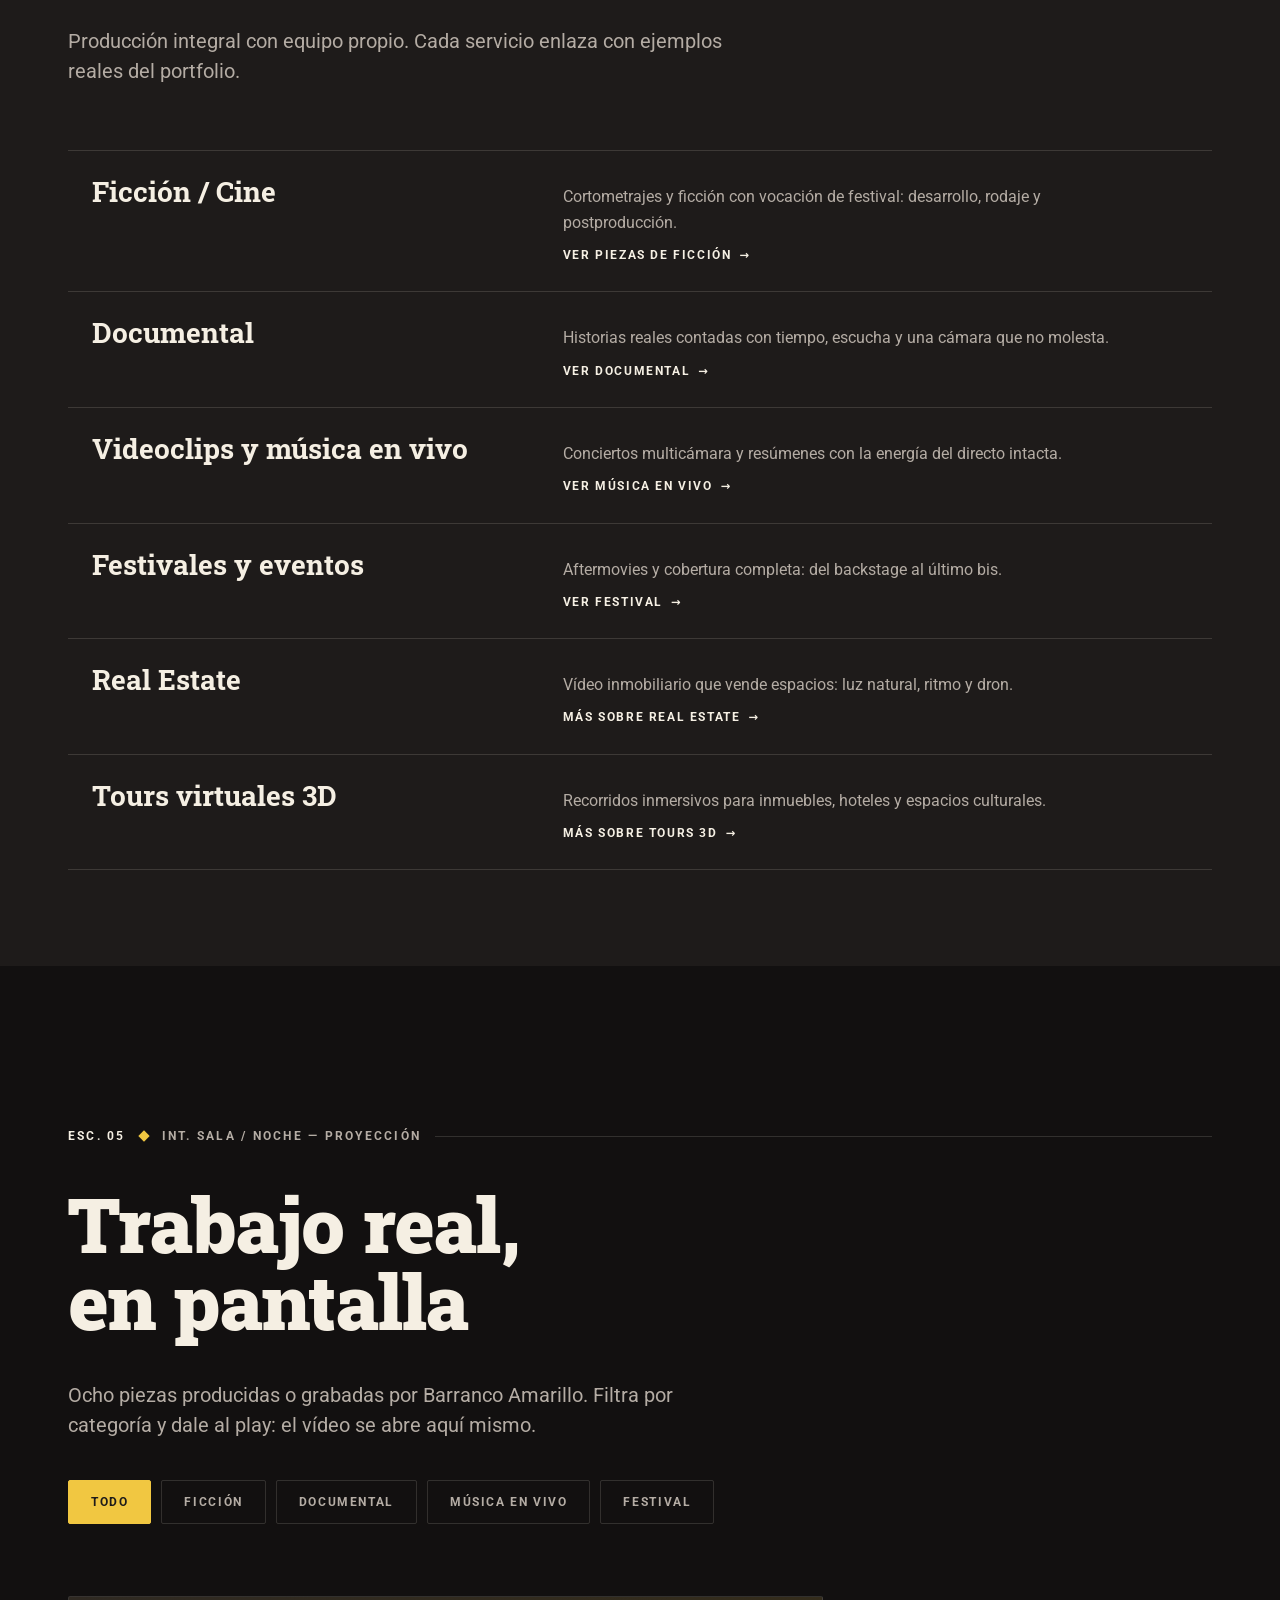
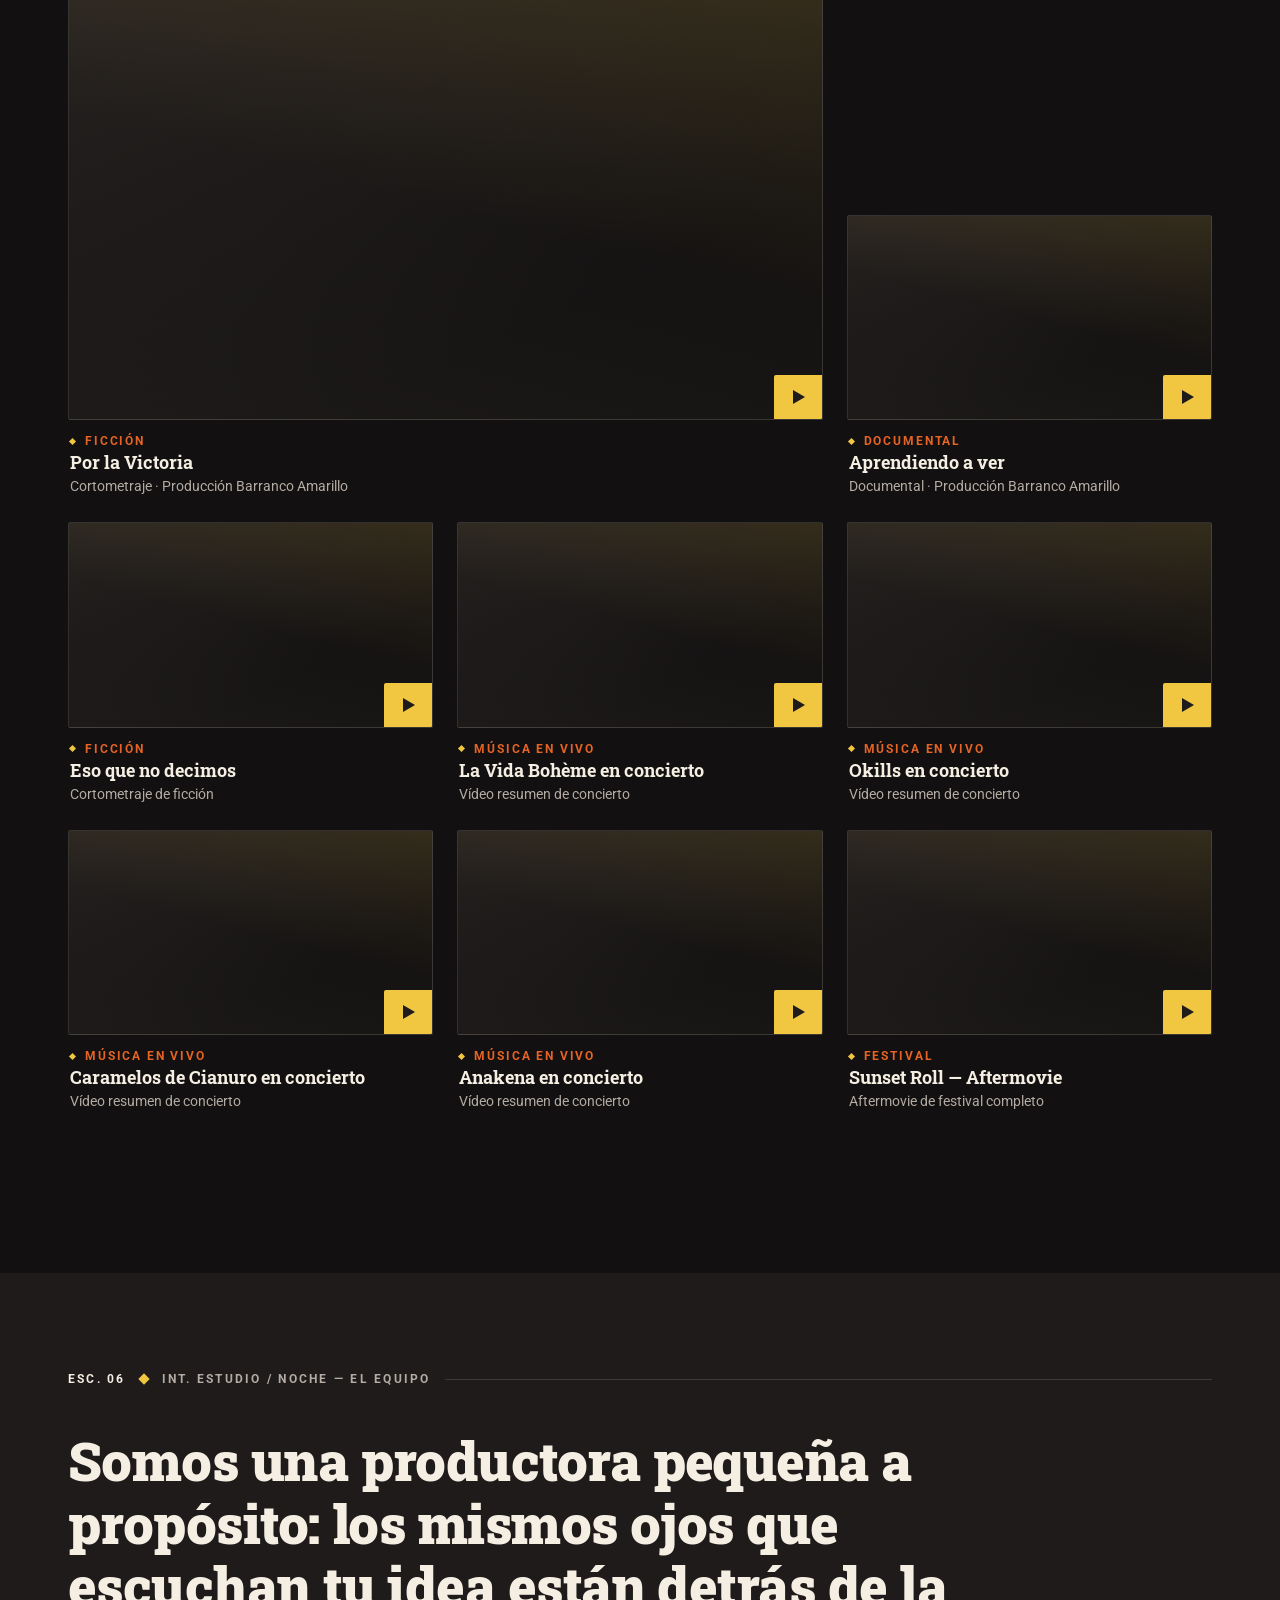
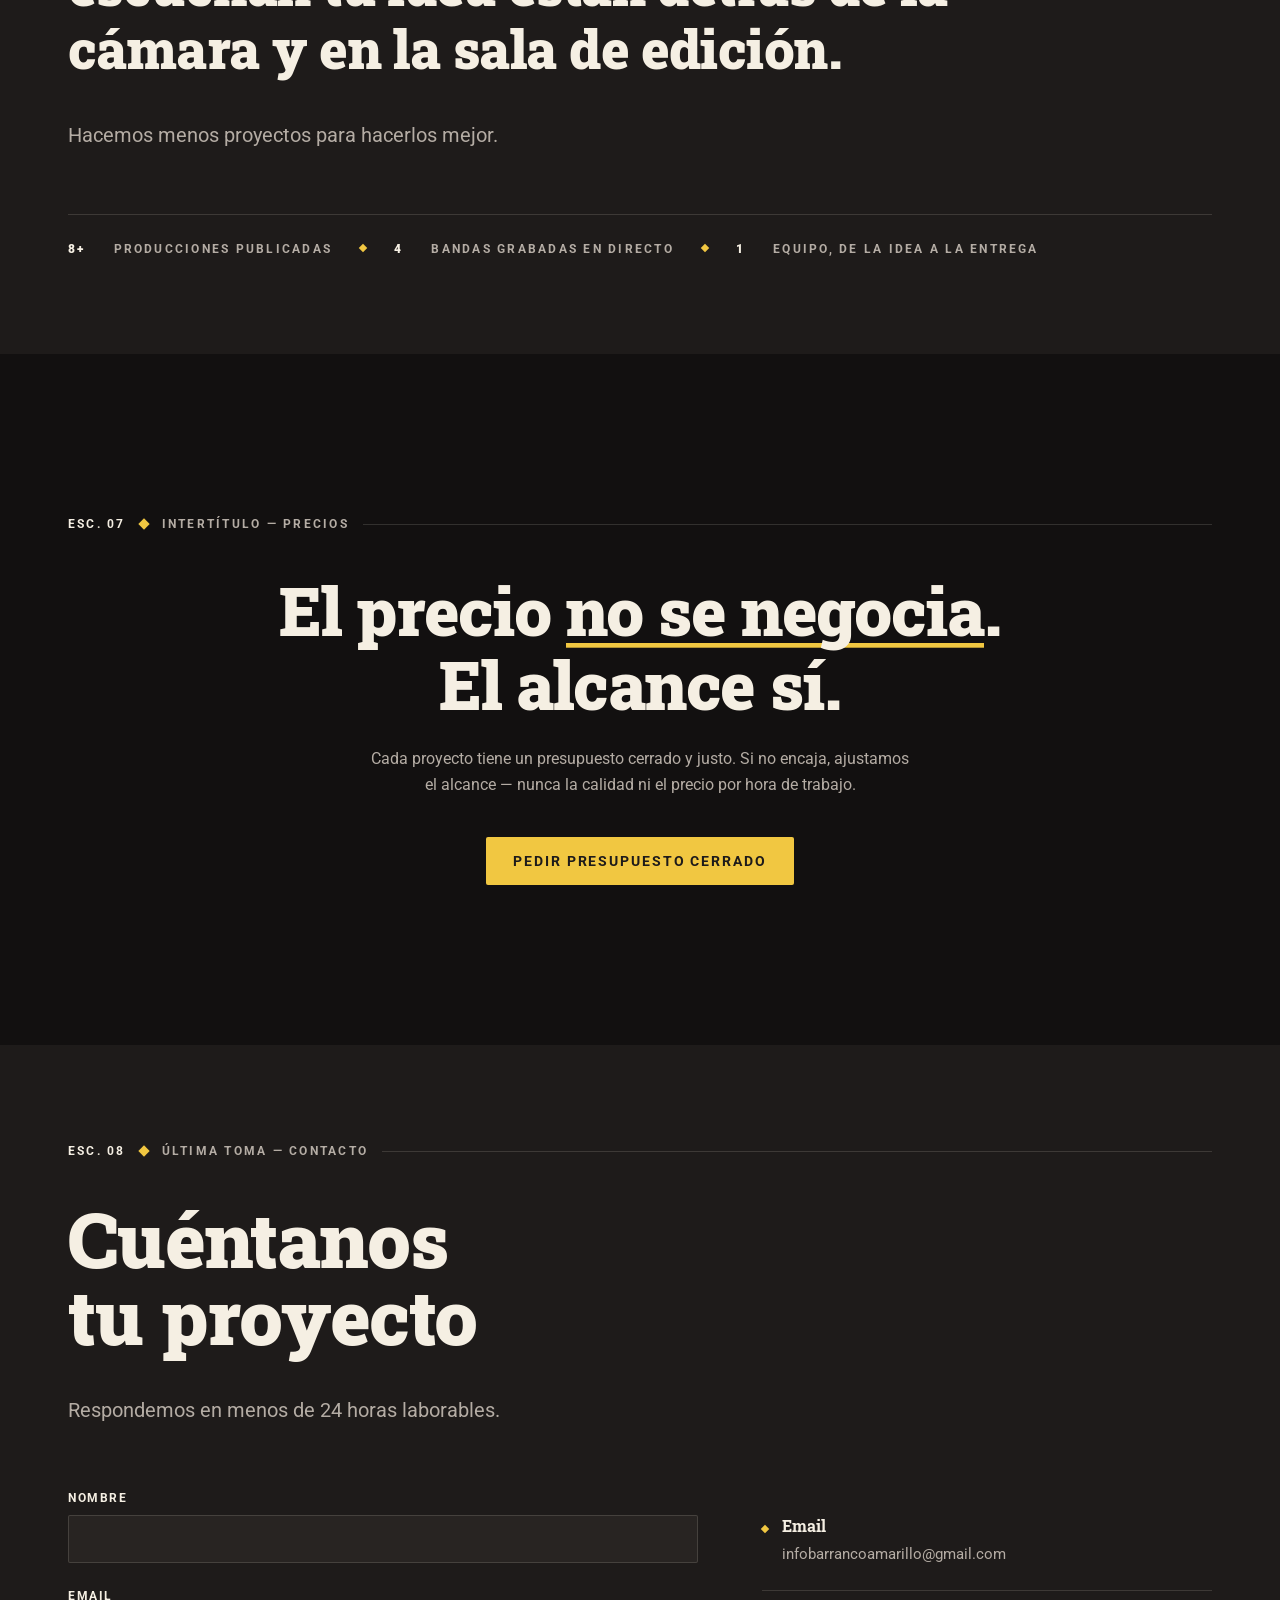
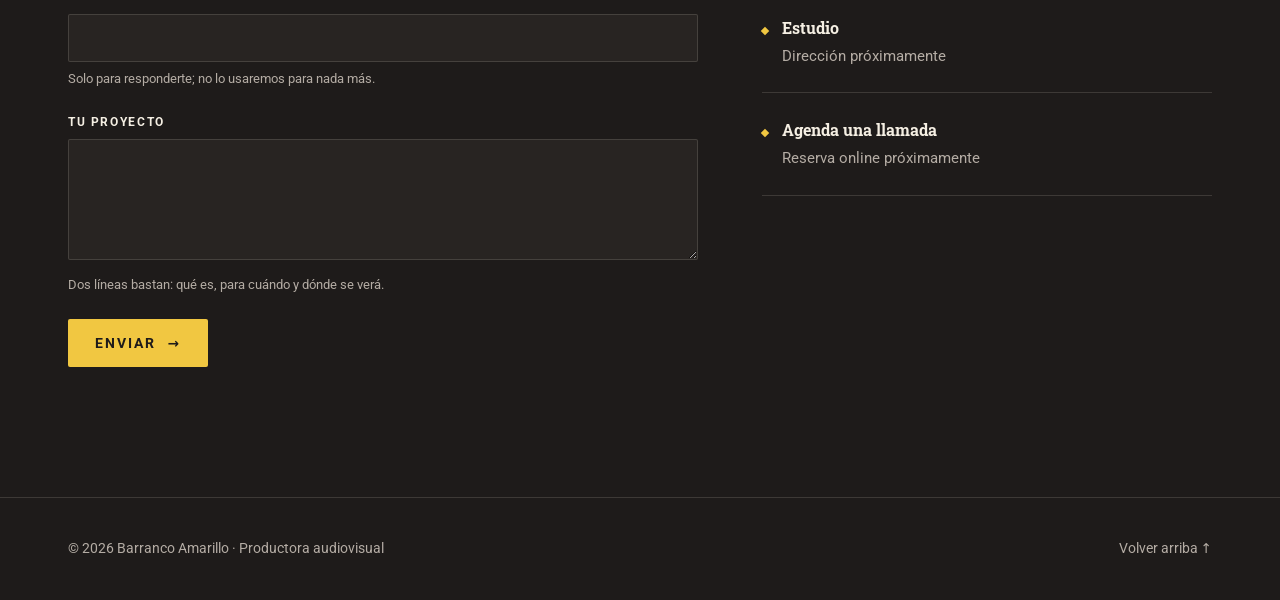
<file: barranco-amarillo-v3.html>
<!DOCTYPE html>
<html lang="es">
<head>
<meta charset="UTF-8">
<meta name="viewport" content="width=device-width, initial-scale=1.0">
<title>Barranco Amarillo — Productora Audiovisual</title>
<meta name="description" content="Barranco Amarillo. Productora audiovisual: ficción, documental, música en vivo, festivales, vídeo para real estate y tours 3D.">

<!-- ============================================================
     BARRANCO AMARILLO — V3 · "SALA DE CINE"
     Archivo único autocontenido. Design system: ui-ux-pro-max
     (design-system/barranco-amarillo/MASTER.md + override de marca).
     Dirección: Exaggerated Minimalism sobre base oscura; el amarillo
     como haz de proyector; sistema claqueta como elemento firma.
     Sin dependencias externas salvo Google Fonts.
     ============================================================ -->

<link rel="preconnect" href="https://fonts.googleapis.com">
<link rel="preconnect" href="https://fonts.gstatic.com" crossorigin>
<link href="https://fonts.googleapis.com/css2?family=Roboto:wght@400;500;700&family=Roboto+Slab:wght@400;700;900&display=swap" rel="stylesheet">

<style>
  /* ==================== TOKENS (único lugar con hex) ==================== */
  :root{
    --superficie-profunda:#121010;
    --superficie-base:#1E1B1A;
    --superficie-elevada:#282422;
    --acento-proyector:#F1C741;
    --sobre-acento:#1E1B1A;
    --micro-acento:#E56425;
    --tinta-alta:#F5EFE3;
    --tinta-media:#B4ACA4;
    --linea-hairline:rgba(245,239,227,.14);
    --velo-sala:rgba(18,16,16,.95);
    --velo-duotono-a:rgba(30,27,26,.85);
    --velo-duotono-b:rgba(30,27,26,.25);
    --velo-acento:rgba(241,199,65,.12);

    --sans:'Roboto',system-ui,-apple-system,'Segoe UI',Arial,sans-serif;
    --slab:'Roboto Slab','Roboto',Georgia,serif;

    --texto-display:clamp(3.4rem,9vw,8rem);
    --texto-h2:clamp(2.4rem,6vw,5rem);
    --texto-h3:clamp(1.35rem,2.5vw,1.75rem);
    --texto-intro:1.25rem;
    --texto-cuerpo:1rem;
    --texto-claqueta:.78rem;
    --texto-micro:.72rem;

    --esp-1:24px; --esp-2:40px; --esp-3:64px; --esp-4:96px; --esp-5:160px;
    --radio:2px;
    --dur-entrada:.24s; --dur-salida:.15s;
    --easing:cubic-bezier(.22,.9,.35,1);
    --ancho-max:1240px;
    --alto-nav:64px;
  }

  *{margin:0;padding:0;box-sizing:border-box}
  html{scroll-behavior:smooth;scroll-padding-top:calc(var(--alto-nav) + 16px)}
  body{
    font-family:var(--sans);font-size:var(--texto-cuerpo);line-height:1.6;
    background:var(--superficie-base);color:var(--tinta-alta);
    -webkit-font-smoothing:antialiased;
  }
  img{max-width:100%;display:block}
  a{color:inherit}
  h1,h2,h3{font-family:var(--slab)}
  .wrap{max-width:var(--ancho-max);margin:0 auto;padding:0 clamp(20px,4vw,48px)}
  :focus-visible{outline:3px solid var(--acento-proyector);outline-offset:3px}
  ::selection{background:var(--acento-proyector);color:var(--sobre-acento)}

  /* ==================== SISTEMA: rombo + claqueta ==================== */
  .rombo{
    display:inline-block;width:8px;height:8px;flex:0 0 auto;
    background:var(--acento-proyector);transform:rotate(45deg);
  }
  .claqueta{
    display:flex;align-items:center;gap:14px;
    font-size:var(--texto-claqueta);font-weight:700;letter-spacing:.18em;
    text-transform:uppercase;color:var(--tinta-media);
    margin-bottom:var(--esp-2);
  }
  .claqueta .num{color:var(--tinta-alta);white-space:nowrap}
  .claqueta::after{content:"";flex:1;height:1px;background:var(--linea-hairline)}

  .h-display{font-size:var(--texto-display);font-weight:900;line-height:.95;letter-spacing:-.02em}
  .h-seccion{font-size:var(--texto-h2);font-weight:900;line-height:1;letter-spacing:-.015em;margin-bottom:var(--esp-2)}
  .subrayado-haz{
    background-image:linear-gradient(var(--acento-proyector),var(--acento-proyector));
    background-repeat:no-repeat;background-position:0 92%;background-size:100% .07em;
    font-style:normal;
  }
  .intro{font-size:var(--texto-intro);line-height:1.5;color:var(--tinta-media);max-width:34em}

  /* ==================== BOTONES (sin pastillas) ==================== */
  .btn{
    display:inline-flex;align-items:center;gap:12px;min-height:48px;
    padding:12px 26px;border-radius:var(--radio);cursor:pointer;
    font-family:var(--sans);font-size:.85rem;font-weight:700;
    letter-spacing:.14em;text-transform:uppercase;text-decoration:none;
    transition:background var(--dur-entrada) var(--easing),color var(--dur-entrada) var(--easing);
    border:1px solid transparent;
  }
  .btn-haz{background:var(--acento-proyector);color:var(--sobre-acento)}
  .btn-haz:hover{background:var(--tinta-alta)}
  .btn-linea{background:transparent;color:var(--tinta-alta);border-color:var(--linea-hairline)}
  .btn-linea:hover{border-color:var(--acento-proyector);color:var(--acento-proyector)}
  .btn .flecha{transition:transform var(--dur-entrada) var(--easing)}
  .btn:hover .flecha{transform:translateX(4px)}

  /* ==================== REVEAL (IntersectionObserver + CSS) ==================== */
  .js [data-reveal]{opacity:0;transform:translateY(14px)}
  .js [data-reveal].in{
    opacity:1;transform:none;
    transition:opacity var(--dur-entrada) var(--easing),transform var(--dur-entrada) var(--easing);
    transition-delay:var(--retardo,0s);
  }

  /* ==================== NAV ==================== */
  header{
    position:fixed;top:0;left:0;right:0;z-index:60;height:var(--alto-nav);
    background:color-mix(in srgb,var(--superficie-base) 92%,transparent);
    backdrop-filter:blur(8px);
    border-bottom:1px solid var(--linea-hairline);
  }
  .nav{display:flex;align-items:center;justify-content:space-between;height:100%}
  /* TODO: sustituir por el SVG definitivo del logo (placeholder: rombo + wordmark) */
  .logo{display:flex;align-items:center;gap:12px;text-decoration:none;min-height:44px}
  .logo .rombo{width:11px;height:11px}
  .logo-texto{font-family:var(--slab);font-weight:700;font-size:1rem;letter-spacing:.04em}
  nav ul{display:flex;gap:4px;list-style:none}
  nav ul a{
    position:relative;display:inline-flex;align-items:center;min-height:44px;padding:0 12px;
    font-size:var(--texto-micro);font-weight:700;letter-spacing:.14em;text-transform:uppercase;
    text-decoration:none;color:var(--tinta-media);
    transition:color var(--dur-entrada) var(--easing);
  }
  nav ul a:hover{color:var(--tinta-alta)}
  nav ul a::after{
    content:"";position:absolute;left:50%;bottom:4px;width:6px;height:6px;
    background:var(--acento-proyector);transform:translateX(-50%) rotate(45deg) scale(0);
    transition:transform var(--dur-entrada) var(--easing);
  }
  nav ul a[aria-current="true"]{color:var(--tinta-alta)}
  nav ul a[aria-current="true"]::after{transform:translateX(-50%) rotate(45deg) scale(1)}
  .nav-cta{min-height:44px;padding:10px 20px}
  @media(max-width:1080px){nav ul{display:none}}

  /* ==================== HERO — ESC.01 ==================== */
  .hero{padding:calc(var(--alto-nav) + var(--esp-4)) 0 var(--esp-5)}
  .hero-grid{display:grid;grid-template-columns:minmax(0,7fr) minmax(0,5fr);gap:var(--esp-3);align-items:end}
  .hero h1{margin:0 0 var(--esp-2)}
  .hero .intro{margin-bottom:var(--esp-3)}
  .hero-acciones{display:flex;gap:var(--esp-1);flex-wrap:wrap;align-items:center}
  .hero-media{position:relative;margin-right:calc(-1 * clamp(20px,4vw,48px))} /* sangra al borde */
  /* TODO: showreel propio pendiente (no incrustar YouTube en el hero) */
  .pantalla{
    aspect-ratio:16/9;position:relative;overflow:hidden;border-radius:var(--radio);
    border:1px solid var(--linea-hairline);
    background:linear-gradient(160deg,var(--superficie-elevada),var(--superficie-profunda) 75%);
    display:grid;place-items:center;text-align:center;padding:var(--esp-1);
  }
  .pantalla-meta{
    display:flex;gap:14px;align-items:center;margin-top:14px;
    font-size:var(--texto-micro);font-weight:700;letter-spacing:.18em;text-transform:uppercase;
    color:var(--tinta-media);
  }
  .pantalla strong{font-family:var(--slab);font-size:1rem;display:block;margin-bottom:4px}
  .pantalla small{color:var(--tinta-media);font-size:.85rem}
  .play-glifo{
    width:0;height:0;display:inline-block;
    border-left:16px solid var(--acento-proyector);
    border-top:10px solid transparent;border-bottom:10px solid transparent;
    margin-bottom:14px;
  }
  @media(max-width:900px){
    .hero{padding-top:calc(var(--alto-nav) + var(--esp-3));padding-bottom:var(--esp-4)}
    .hero-grid{grid-template-columns:1fr}
    .hero-media{margin-right:0}
  }

  /* ==================== SECCIONES BASE ==================== */
  section{padding:var(--esp-4) 0}
  .seccion-aire{padding:var(--esp-5) 0}
  .sala{background:var(--superficie-profunda)}

  /* ==================== SPLITS ASIMÉTRICOS (real estate / tours) ==================== */
  .split{display:grid;grid-template-columns:minmax(0,5fr) minmax(0,7fr);gap:var(--esp-3);align-items:center}
  .split.invertido{grid-template-columns:minmax(0,7fr) minmax(0,5fr)}
  .lista-rodaje{list-style:none;margin:var(--esp-2) 0 var(--esp-2)}
  .lista-rodaje li{display:flex;align-items:baseline;gap:14px;padding:10px 0;border-bottom:1px solid var(--linea-hairline)}
  .lista-rodaje .rombo{width:6px;height:6px}
  .cifra-gigante{
    font-family:var(--slab);font-weight:900;font-size:clamp(4rem,10vw,9rem);
    line-height:.9;letter-spacing:-.03em;
  }
  .cifra-gigante small{
    display:block;font-family:var(--sans);font-weight:700;font-size:var(--texto-claqueta);
    letter-spacing:.18em;text-transform:uppercase;color:var(--tinta-media);margin-top:14px;
  }
  /* TODO: incrustar tour 3D real cuando esté disponible */
  @media(max-width:900px){
    .split,.split.invertido{grid-template-columns:1fr}
  }

  /* ==================== SERVICIOS — créditos ==================== */
  .creditos{list-style:none;border-top:1px solid var(--linea-hairline)}
  .credito{
    position:relative;display:grid;grid-template-columns:minmax(0,5fr) minmax(0,7fr);
    gap:var(--esp-1);align-items:baseline;
    padding:var(--esp-1) var(--esp-1) var(--esp-1) var(--esp-1);
    border-bottom:1px solid var(--linea-hairline);text-decoration:none;
    transition:background var(--dur-entrada) var(--easing);
  }
  .credito::before{
    content:"";position:absolute;left:0;top:0;bottom:0;width:3px;
    background:var(--acento-proyector);transform:scaleY(0);transform-origin:top;
    transition:transform var(--dur-entrada) var(--easing);
  }
  .credito:hover{background:var(--superficie-elevada)}
  .credito:hover::before,.credito:focus-visible::before{transform:scaleY(1)}
  .credito h3{font-size:var(--texto-h3);font-weight:700;line-height:1.2}
  .credito p{color:var(--tinta-media);max-width:36em}
  .credito .ver{
    display:inline-flex;align-items:center;gap:8px;margin-top:8px;min-height:24px;
    font-size:var(--texto-micro);font-weight:700;letter-spacing:.14em;text-transform:uppercase;
    color:var(--tinta-alta);
  }
  .credito:hover .ver{color:var(--acento-proyector)}
  @media(max-width:720px){.credito{grid-template-columns:1fr;gap:8px}}

  /* ==================== PORTFOLIO — la sala ==================== */
  .filtros{
    display:flex;gap:10px;margin:var(--esp-2) 0 var(--esp-3);
    overflow-x:auto;padding-bottom:8px;-webkit-overflow-scrolling:touch;scrollbar-width:thin;
  }
  .filtro{
    flex:0 0 auto;min-height:44px;padding:10px 22px;cursor:pointer;white-space:nowrap;
    font-family:var(--sans);font-size:var(--texto-micro);font-weight:700;
    letter-spacing:.14em;text-transform:uppercase;
    background:transparent;color:var(--tinta-media);
    border:1px solid var(--linea-hairline);border-radius:var(--radio);
    transition:background var(--dur-entrada) var(--easing),color var(--dur-entrada) var(--easing),border-color var(--dur-entrada) var(--easing);
  }
  .filtro:hover{color:var(--tinta-alta);border-color:var(--tinta-media)}
  .filtro[aria-pressed="true"]{
    background:var(--acento-proyector);color:var(--sobre-acento);border-color:var(--acento-proyector);
  }
  .grid-obra{display:grid;grid-template-columns:repeat(3,1fr);gap:var(--esp-1);align-items:end}
  .obra{
    position:relative;display:block;width:100%;text-align:left;cursor:pointer;
    background:transparent;border:0;padding:0;color:var(--tinta-alta);font-family:var(--sans);
    transition:opacity var(--dur-entrada) var(--easing);
  }
  .obra.destacada{grid-column:span 2}
  .obra.oculta{display:none}
  .obra.entra{animation:obraEntra var(--dur-entrada) var(--easing) both}
  @keyframes obraEntra{from{opacity:0;transform:translateY(10px)}to{opacity:1;transform:none}}
  .encuadre{
    aspect-ratio:16/9;position:relative;overflow:hidden;border-radius:var(--radio);
    background:linear-gradient(155deg,var(--superficie-elevada),var(--superficie-profunda) 70%);
    border:1px solid var(--linea-hairline);
  }
  .encuadre img{width:100%;height:100%;object-fit:cover}
  .encuadre::after{ /* velado duotono de marca */
    content:"";position:absolute;inset:0;pointer-events:none;
    background:linear-gradient(15deg,var(--velo-duotono-a) 0%,var(--velo-duotono-b) 50%,var(--velo-acento) 100%);
    transition:opacity var(--dur-entrada) var(--easing);
  }
  .obra:hover .encuadre::after,.obra:focus-visible .encuadre::after{opacity:.35}
  .obra-play{ /* visible siempre: nada depende solo del hover */
    position:absolute;right:0;bottom:0;z-index:2;
    width:48px;height:44px;display:grid;place-items:center;
    background:var(--acento-proyector);border-radius:var(--radio) 0 0 0;
    transition:width var(--dur-entrada) var(--easing);
  }
  .obra-play::before{
    content:"";width:0;height:0;
    border-left:12px solid var(--sobre-acento);
    border-top:7px solid transparent;border-bottom:7px solid transparent;
    margin-left:2px;
  }
  .obra-ficha{display:flex;flex-direction:column;gap:4px;padding:14px 2px 4px}
  .obra-cat{
    display:flex;align-items:center;gap:10px;
    font-size:var(--texto-micro);font-weight:700;letter-spacing:.16em;text-transform:uppercase;
    color:var(--micro-acento);
  }
  .obra-cat .rombo{width:5px;height:5px}
  .obra-titulo{font-family:var(--slab);font-weight:700;font-size:1.1rem;line-height:1.25}
  .obra-sub{font-size:.86rem;color:var(--tinta-media)}
  @media(max-width:960px){
    .grid-obra{grid-template-columns:repeat(2,1fr)}
  }
  @media(max-width:640px){
    .grid-obra{grid-template-columns:1fr}
    .obra.destacada{grid-column:auto}
  }

  /* ==================== LIGHTBOX ==================== */
  .lightbox{
    position:fixed;inset:0;z-index:100;display:none;
    background:var(--velo-sala);
    align-items:center;justify-content:center;padding:4vmin;
  }
  .lightbox.abierto{display:flex}
  .lb-cuerpo{position:relative;width:min(1100px,100%)}
  .lb-encuadre{
    aspect-ratio:16/9;width:100%;background:var(--superficie-profunda);
    border-radius:var(--radio);overflow:hidden;border:1px solid var(--linea-hairline);
  }
  .lb-encuadre iframe{width:100%;height:100%;border:0;display:block}
  .lb-cerrar{
    position:absolute;top:-56px;right:0;width:44px;height:44px;cursor:pointer;
    display:grid;place-items:center;border-radius:var(--radio);
    background:transparent;border:1px solid var(--linea-hairline);color:var(--tinta-alta);
    transition:background var(--dur-salida) var(--easing),color var(--dur-salida) var(--easing),border-color var(--dur-salida) var(--easing);
  }
  .lb-cerrar:hover{background:var(--acento-proyector);color:var(--sobre-acento);border-color:var(--acento-proyector)}
  .lb-titulo{
    margin-top:14px;display:flex;align-items:center;gap:12px;
    font-family:var(--slab);font-size:1rem;color:var(--tinta-media);
  }

  /* ==================== ESTUDIO ==================== */
  .statement{
    font-size:clamp(1.8rem,4.5vw,3.4rem);font-weight:900;line-height:1.15;
    letter-spacing:-.01em;max-width:18em;margin-bottom:var(--esp-2);
  }
  .metadatos-rodaje{
    display:flex;flex-wrap:wrap;gap:14px 28px;align-items:center;
    margin-top:var(--esp-3);padding-top:var(--esp-1);border-top:1px solid var(--linea-hairline);
    font-size:var(--texto-claqueta);font-weight:700;letter-spacing:.18em;text-transform:uppercase;
    color:var(--tinta-media);
  }
  .metadatos-rodaje b{color:var(--tinta-alta);font-weight:900}
  .metadatos-rodaje .rombo{width:6px;height:6px}

  /* ==================== PRECIOS — intertítulo ==================== */
  .intertitulo{text-align:center;max-width:820px;margin:0 auto}
  .intertitulo h2{
    font-size:clamp(2rem,5.5vw,4.2rem);font-weight:900;line-height:1.1;
    letter-spacing:-.015em;margin-bottom:var(--esp-1);
  }
  .intertitulo p{color:var(--tinta-media);max-width:34em;margin:0 auto var(--esp-2)}

  /* ==================== CONTACTO ==================== */
  .contacto-grid{display:grid;grid-template-columns:minmax(0,7fr) minmax(0,5fr);gap:var(--esp-3)}
  .campo{margin-bottom:var(--esp-1)}
  .campo label{
    display:block;font-size:var(--texto-micro);font-weight:700;
    letter-spacing:.14em;text-transform:uppercase;margin-bottom:8px;
  }
  .campo input,.campo textarea{
    width:100%;min-height:48px;padding:12px 16px;border-radius:var(--radio);
    font-family:var(--sans);font-size:1rem;
    background:var(--superficie-elevada);border:1px solid var(--linea-hairline);color:var(--tinta-alta);
    transition:border-color var(--dur-salida) var(--easing);
  }
  .campo input:focus,.campo textarea:focus{outline:2px solid var(--acento-proyector);outline-offset:0;border-color:transparent}
  .campo .ayuda{font-size:.82rem;color:var(--tinta-media);margin-top:6px}
  .campo .error{display:none;font-size:.82rem;color:var(--micro-acento);margin-top:6px}
  .campo.invalido input,.campo.invalido textarea{border-color:var(--micro-acento)}
  .campo.invalido .error{display:block}
  .form-estado{font-size:.9rem;color:var(--tinta-media);margin-top:14px;min-height:1.4em}
  .contacto-item{display:flex;gap:14px;align-items:baseline;padding:var(--esp-1) 0;border-bottom:1px solid var(--linea-hairline)}
  .contacto-item .rombo{width:6px;height:6px}
  .contacto-item b{display:block;font-family:var(--slab);margin-bottom:2px}
  .contacto-item span{color:var(--tinta-media);font-size:.92rem}
  @media(max-width:900px){.contacto-grid{grid-template-columns:1fr}}

  /* ==================== FOOTER ==================== */
  footer{border-top:1px solid var(--linea-hairline);padding:var(--esp-2) 0;font-size:.85rem;color:var(--tinta-media)}
  footer .wrap{display:flex;justify-content:space-between;gap:16px;flex-wrap:wrap;align-items:center}
  footer a{text-decoration:none}
  footer a:hover{color:var(--acento-proyector)}

  /* ==================== FLOTANTES ==================== */
  .flotantes{position:fixed;right:20px;bottom:20px;z-index:80;display:flex;flex-direction:column;gap:12px;align-items:flex-end}
  .fab{
    width:52px;height:52px;border-radius:var(--radio);cursor:pointer;text-decoration:none;
    display:grid;place-items:center;
    background:var(--superficie-elevada);border:1px solid var(--linea-hairline);color:var(--tinta-alta);
    transition:background var(--dur-entrada) var(--easing),color var(--dur-entrada) var(--easing),border-color var(--dur-entrada) var(--easing);
  }
  .fab:hover{background:var(--acento-proyector);color:var(--sobre-acento);border-color:var(--acento-proyector)}
  .chat-panel{
    position:fixed;right:20px;bottom:152px;z-index:80;width:min(320px,calc(100vw - 40px));
    background:var(--superficie-elevada);border:1px solid var(--linea-hairline);border-radius:var(--radio);
    display:none;overflow:hidden;
  }
  .chat-panel.abierto{display:block}
  .chat-cabecera{
    display:flex;align-items:center;gap:12px;padding:14px 18px;
    background:var(--acento-proyector);color:var(--sobre-acento);
    font-size:var(--texto-claqueta);font-weight:700;letter-spacing:.18em;text-transform:uppercase;
  }
  .chat-cabecera .rombo{background:var(--sobre-acento);width:6px;height:6px}
  .chat-cuerpo{padding:18px}
  .chat-msg{
    background:var(--superficie-base);border:1px solid var(--linea-hairline);border-radius:var(--radio);
    padding:12px 14px;font-size:.9rem;margin-bottom:14px;color:var(--tinta-alta);
  }
  .chat-cuerpo .btn{width:100%;justify-content:center}

  /* ==================== MOVIMIENTO REDUCIDO ==================== */
  @media (prefers-reduced-motion: reduce){
    html{scroll-behavior:auto}
    *,*::before,*::after{transition:none!important;animation:none!important}
    .js [data-reveal]{opacity:1;transform:none}
  }
</style>
</head>
<body>

<!-- ==================== NAV ==================== -->
<header>
  <div class="wrap nav">
    <a class="logo" href="#top" aria-label="Barranco Amarillo — inicio">
      <span class="rombo" aria-hidden="true"></span>
      <span class="logo-texto">Barranco Amarillo</span>
    </a>
    <nav aria-label="Principal">
      <ul>
        <li><a href="#realestate" data-seccion="realestate">Real Estate</a></li>
        <li><a href="#tours3d" data-seccion="tours3d">Tours 3D</a></li>
        <li><a href="#servicios" data-seccion="servicios">Servicios</a></li>
        <li><a href="#portfolio" data-seccion="portfolio">Portfolio</a></li>
        <li><a href="#estudio" data-seccion="estudio">Estudio</a></li>
        <li><a href="#precios" data-seccion="precios">Precios</a></li>
      </ul>
    </nav>
    <a class="btn btn-linea nav-cta" href="#contacto">Hablemos</a>
  </div>
</header>

<!-- ==================== ESC.01 · HERO ==================== -->
<section class="hero" id="top">
  <div class="wrap">
    <p class="claqueta" data-reveal><span class="num">ESC. 01</span> <span class="rombo" aria-hidden="true"></span> Int. estudio / día — Productora audiovisual · 7 años</p>
    <div class="hero-grid">
      <div>
        <h1 class="h-display" data-reveal>Historias<br>con <em class="subrayado-haz">luz propia</em>.</h1>
        <p class="intro" data-reveal>Ficción, documental, música en vivo y festivales. De la idea a la pantalla, con un equipo que cuida cada plano.</p>
        <div class="hero-acciones" data-reveal>
          <a class="btn btn-haz" href="#portfolio">Ver el trabajo <span class="flecha" aria-hidden="true">→</span></a>
          <a class="btn btn-linea" href="#contacto">Cuéntanos tu proyecto</a>
        </div>
      </div>
      <div class="hero-media" data-reveal>
        <!-- TODO: showreel propio pendiente (no incrustar YouTube en el hero) -->
        <div class="pantalla" role="img" aria-label="Espacio reservado para el showreel de Barranco Amarillo">
          <div>
            <span class="play-glifo" aria-hidden="true"></span>
            <strong>Showreel próximamente</strong>
            <small>El trabajo real está justo debajo</small>
          </div>
        </div>
        <p class="pantalla-meta"><span class="rombo" aria-hidden="true"></span> 16:9 · Proyección continua</p>
      </div>
    </div>
  </div>
</section>

<!-- ==================== ESC.02 · REAL ESTATE ==================== -->
<section id="realestate" class="sala seccion-aire">
  <div class="wrap">
    <p class="claqueta" data-reveal><span class="num">ESC. 02</span> <span class="rombo" aria-hidden="true"></span> Ext. propiedad / día — Real Estate</p>
    <div class="split">
      <div>
        <h2 class="h-seccion" data-reveal>Espacios que se venden solos</h2>
        <p class="intro" data-reveal>Vídeo inmobiliario pensado para captar en los primeros cinco segundos.</p>
        <ul class="lista-rodaje" data-reveal>
          <li><span class="rombo" aria-hidden="true"></span>Rodaje con luz natural y estabilizado</li>
          <li><span class="rombo" aria-hidden="true"></span>Tomas aéreas con dron</li>
          <li><span class="rombo" aria-hidden="true"></span>Edición vertical y horizontal para portales y redes</li>
        </ul>
        <a class="btn btn-linea" href="#contacto" data-reveal>Pedir presupuesto</a>
      </div>
      <div data-reveal>
        <p class="cifra-gigante">72&nbsp;h<small>de rodaje a entrega</small></p>
      </div>
    </div>
  </div>
</section>

<!-- ==================== ESC.03 · TOURS 3D ==================== -->
<section id="tours3d" class="seccion-aire">
  <div class="wrap">
    <p class="claqueta" data-reveal><span class="num">ESC. 03</span> <span class="rombo" aria-hidden="true"></span> Int. recorrido virtual — Tours 3D</p>
    <div class="split invertido">
      <div data-reveal>
        <!-- TODO: incrustar tour 3D real cuando esté disponible -->
        <div class="pantalla" role="img" aria-label="Espacio reservado para tour virtual 3D">
          <div>
            <span class="play-glifo" aria-hidden="true"></span>
            <strong>Tour virtual 3D</strong>
            <small>Demo interactiva próximamente</small>
          </div>
        </div>
      </div>
      <div>
        <h2 class="h-seccion" data-reveal>Camina por el espacio sin estar allí</h2>
        <p class="intro" data-reveal>Recorridos virtuales inmersivos, medibles y compartibles con un enlace.</p>
        <ul class="lista-rodaje" data-reveal>
          <li><span class="rombo" aria-hidden="true"></span>Captura 3D de alta resolución</li>
          <li><span class="rombo" aria-hidden="true"></span>Planos de planta y medidas integradas</li>
          <li><span class="rombo" aria-hidden="true"></span>Compatible con móvil y visores VR</li>
        </ul>
        <a class="btn btn-linea" href="#contacto" data-reveal>Quiero un tour 3D</a>
      </div>
    </div>
  </div>
</section>

<!-- ==================== ESC.04 · SERVICIOS ==================== -->
<section id="servicios">
  <div class="wrap">
    <p class="claqueta" data-reveal><span class="num">ESC. 04</span> <span class="rombo" aria-hidden="true"></span> Créditos de producción</p>
    <h2 class="h-seccion" data-reveal>Qué hacemos</h2>
    <p class="intro" data-reveal style="margin-bottom:var(--esp-3)">Producción integral con equipo propio. Cada servicio enlaza con ejemplos reales del portfolio.</p>
    <ul class="creditos">
      <li data-reveal><a class="credito" href="#portfolio" data-goto-filtro="ficcion">
        <h3>Ficción / Cine</h3>
        <div><p>Cortometrajes y ficción con vocación de festival: desarrollo, rodaje y postproducción.</p><span class="ver">Ver piezas de ficción <span aria-hidden="true">→</span></span></div>
      </a></li>
      <li data-reveal><a class="credito" href="#portfolio" data-goto-filtro="documental">
        <h3>Documental</h3>
        <div><p>Historias reales contadas con tiempo, escucha y una cámara que no molesta.</p><span class="ver">Ver documental <span aria-hidden="true">→</span></span></div>
      </a></li>
      <li data-reveal><a class="credito" href="#portfolio" data-goto-filtro="musica">
        <h3>Videoclips y música en vivo</h3>
        <div><p>Conciertos multicámara y resúmenes con la energía del directo intacta.</p><span class="ver">Ver música en vivo <span aria-hidden="true">→</span></span></div>
      </a></li>
      <li data-reveal><a class="credito" href="#portfolio" data-goto-filtro="festival">
        <h3>Festivales y eventos</h3>
        <div><p>Aftermovies y cobertura completa: del backstage al último bis.</p><span class="ver">Ver festival <span aria-hidden="true">→</span></span></div>
      </a></li>
      <li data-reveal><a class="credito" href="#realestate">
        <h3>Real Estate</h3>
        <div><p>Vídeo inmobiliario que vende espacios: luz natural, ritmo y dron.</p><span class="ver">Más sobre Real Estate <span aria-hidden="true">→</span></span></div>
      </a></li>
      <li data-reveal><a class="credito" href="#tours3d">
        <h3>Tours virtuales 3D</h3>
        <div><p>Recorridos inmersivos para inmuebles, hoteles y espacios culturales.</p><span class="ver">Más sobre Tours 3D <span aria-hidden="true">→</span></span></div>
      </a></li>
    </ul>
  </div>
</section>

<!-- ==================== ESC.05 · PORTFOLIO ==================== -->
<section id="portfolio" class="sala seccion-aire">
  <div class="wrap">
    <p class="claqueta" data-reveal><span class="num">ESC. 05</span> <span class="rombo" aria-hidden="true"></span> Int. sala / noche — Proyección</p>
    <h2 class="h-seccion" data-reveal>Trabajo real,<br>en pantalla</h2>
    <p class="intro" data-reveal>Ocho piezas producidas o grabadas por Barranco Amarillo. Filtra por categoría y dale al play: el vídeo se abre aquí mismo.</p>

    <div class="filtros" role="group" aria-label="Filtrar portfolio por categoría" data-reveal>
      <button class="filtro" data-filtro="todo" aria-pressed="true">Todo</button>
      <button class="filtro" data-filtro="ficcion" aria-pressed="false">Ficción</button>
      <button class="filtro" data-filtro="documental" aria-pressed="false">Documental</button>
      <button class="filtro" data-filtro="musica" aria-pressed="false">Música en vivo</button>
      <button class="filtro" data-filtro="festival" aria-pressed="false">Festival</button>
    </div>

    <div class="grid-obra" id="grid-obra"><!-- tarjetas renderizadas desde PORTFOLIO (JS) --></div>
  </div>
</section>

<!-- Lightbox (el iframe se crea solo al abrir y se elimina al cerrar) -->
<div class="lightbox" id="lightbox" role="dialog" aria-modal="true" aria-label="Reproductor de vídeo">
  <div class="lb-cuerpo">
    <button class="lb-cerrar" id="lb-cerrar" aria-label="Cerrar vídeo">
      <svg width="18" height="18" viewBox="0 0 24 24" fill="none" stroke="currentColor" stroke-width="2" aria-hidden="true"><path d="M6 6l12 12M18 6L6 18"/></svg>
    </button>
    <div class="lb-encuadre" id="lb-encuadre"></div>
    <p class="lb-titulo"><span class="rombo" aria-hidden="true"></span><span id="lb-titulo-texto"></span></p>
  </div>
</div>

<!-- ==================== ESC.06 · ESTUDIO ==================== -->
<section id="estudio">
  <div class="wrap">
    <p class="claqueta" data-reveal><span class="num">ESC. 06</span> <span class="rombo" aria-hidden="true"></span> Int. estudio / noche — El equipo</p>
    <h2 class="statement" data-reveal>Somos una productora pequeña a propósito: los mismos ojos que escuchan tu idea están detrás de la cámara y en la sala de edición.</h2>
    <p class="intro" data-reveal>Hacemos menos proyectos para hacerlos mejor.</p>
    <p class="metadatos-rodaje" data-reveal>
      <b>8+</b> producciones publicadas <span class="rombo" aria-hidden="true"></span>
      <b>4</b> bandas grabadas en directo <span class="rombo" aria-hidden="true"></span>
      <b>1</b> equipo, de la idea a la entrega
    </p>
  </div>
</section>

<!-- ==================== ESC.07 · PRECIOS ==================== -->
<section id="precios" class="sala seccion-aire">
  <div class="wrap">
    <p class="claqueta" data-reveal><span class="num">ESC. 07</span> <span class="rombo" aria-hidden="true"></span> Intertítulo — Precios</p>
    <div class="intertitulo">
      <h2 data-reveal>El precio <em class="subrayado-haz">no se negocia</em>.<br>El alcance sí.</h2>
      <p data-reveal>Cada proyecto tiene un presupuesto cerrado y justo. Si no encaja, ajustamos el alcance — nunca la calidad ni el precio por hora de trabajo.</p>
      <a class="btn btn-haz" href="#contacto" data-reveal>Pedir presupuesto cerrado</a>
    </div>
  </div>
</section>

<!-- ==================== ESC.08 · CONTACTO ==================== -->
<section id="contacto">
  <div class="wrap">
    <p class="claqueta" data-reveal><span class="num">ESC. 08</span> <span class="rombo" aria-hidden="true"></span> Última toma — Contacto</p>
    <h2 class="h-seccion" data-reveal>Cuéntanos<br>tu proyecto</h2>
    <p class="intro" data-reveal style="margin-bottom:var(--esp-3)">Respondemos en menos de 24 horas laborables.</p>
    <div class="contacto-grid">
      <form id="form-contacto" novalidate>
        <div class="campo">
          <label for="f-nombre">Nombre</label>
          <input id="f-nombre" type="text" name="nombre" autocomplete="name" required>
          <p class="error" role="alert">Escribe tu nombre para poder responderte.</p>
        </div>
        <div class="campo">
          <label for="f-email">Email</label>
          <input id="f-email" type="email" name="email" autocomplete="email" required>
          <p class="ayuda">Solo para responderte; no lo usaremos para nada más.</p>
          <p class="error" role="alert">Ese email no parece válido — revisa el formato (nombre@dominio.com).</p>
        </div>
        <div class="campo">
          <label for="f-msg">Tu proyecto</label>
          <textarea id="f-msg" name="mensaje" rows="5" required></textarea>
          <p class="ayuda">Dos líneas bastan: qué es, para cuándo y dónde se verá.</p>
          <p class="error" role="alert">Cuéntanos al menos una línea sobre tu proyecto.</p>
        </div>
        <button class="btn btn-haz" type="submit">Enviar <span class="flecha" aria-hidden="true">→</span></button>
        <p class="form-estado" id="form-estado" aria-live="polite"></p>
      </form>
      <div>
        <div class="contacto-item">
          <span class="rombo" aria-hidden="true"></span>
          <div><b>Email</b><span>infobarrancoamarillo@gmail.com</span></div>
          <!-- TODO: confirmar email definitivo -->
        </div>
        <div class="contacto-item">
          <span class="rombo" aria-hidden="true"></span>
          <div><b>Estudio</b><span>Dirección próximamente</span></div>
          <!-- TODO: dirección definitiva -->
        </div>
        <div class="contacto-item">
          <span class="rombo" aria-hidden="true"></span>
          <div><b>Agenda una llamada</b><span>Reserva online próximamente</span></div>
          <!-- TODO: enlazar Calendly -->
        </div>
      </div>
    </div>
  </div>
</section>

<!-- ==================== FOOTER ==================== -->
<footer>
  <div class="wrap">
    <span>© 2026 Barranco Amarillo · Productora audiovisual</span>
    <a href="#top">Volver arriba ↑</a>
  </div>
</footer>

<!-- ==================== FLOTANTES ==================== -->
<div class="flotantes">
  <button class="fab" id="chat-abrir" aria-label="Abrir chat" aria-expanded="false">
    <svg width="22" height="22" viewBox="0 0 24 24" fill="currentColor" aria-hidden="true"><path d="M20 2H4a2 2 0 00-2 2v18l4-4h14a2 2 0 002-2V4a2 2 0 00-2-2z"/></svg>
  </button>
  <!-- TODO: sustituir por el número de WhatsApp real -->
  <a class="fab" href="https://wa.me/34600000000" target="_blank" rel="noopener" aria-label="Escribir por WhatsApp">
    <svg width="24" height="24" viewBox="0 0 24 24" fill="currentColor" aria-hidden="true"><path d="M12 2A10 10 0 002 12a9.9 9.9 0 001.5 5.3L2 22l4.8-1.4A10 10 0 1012 2zm0 18.2a8.2 8.2 0 01-4.2-1.2l-.3-.2-2.9.9.9-2.8-.2-.3A8.2 8.2 0 1112 20.2zm4.6-6.1c-.3-.1-1.5-.7-1.7-.8s-.4-.1-.6.1-.7.8-.8 1-.3.2-.6.1a6.7 6.7 0 01-2-1.2 7.4 7.4 0 01-1.4-1.7c-.1-.3 0-.4.1-.5l.4-.5c.1-.2.2-.3.3-.5a.6.6 0 000-.5c0-.1-.6-1.4-.8-1.9s-.4-.4-.6-.4h-.5a1 1 0 00-.7.3 2.9 2.9 0 00-.9 2.1 5 5 0 001.1 2.7 11.4 11.4 0 004.4 3.8 14.6 14.6 0 001.5.6 3.6 3.6 0 001.6.1 2.7 2.7 0 001.8-1.3 2.2 2.2 0 00.2-1.3c-.1-.1-.3-.2-.6-.3z"/></svg>
  </a>
</div>

<div class="chat-panel" id="chat-panel" role="dialog" aria-label="Chat de Barranco Amarillo">
  <div class="chat-cabecera"><span class="rombo" aria-hidden="true"></span> Barranco Amarillo</div>
  <div class="chat-cuerpo">
    <div class="chat-msg">¿Tienes un proyecto entre manos? Lo más rápido es WhatsApp: cuéntanoslo y te respondemos hoy.</div>
    <!-- TODO: sustituir por el número de WhatsApp real -->
    <a class="btn btn-haz" href="https://wa.me/34600000000" target="_blank" rel="noopener">Abrir WhatsApp</a>
  </div>
</div>

<script>
document.documentElement.classList.add('js');
const reduceMotion = window.matchMedia('(prefers-reduced-motion: reduce)').matches;

/* ============================================================
   PORTFOLIO — datos reales (migrado de V2)
   Títulos provisionales: notas de Carlos (la política de red del
   entorno de build bloqueó youtube.com/oembed).
   ============================================================ */
const PORTFOLIO = [
  { id: "snjU4GVItZ4", titulo: "Por la Victoria", categoria: "ficcion", etiqueta: "Ficción", sub: "Cortometraje · Producción Barranco Amarillo" }, // <!-- TODO: confirmar título exacto de YouTube -->
  { id: "Aw8yax0awz8", titulo: "Aprendiendo a ver", categoria: "documental", etiqueta: "Documental", sub: "Documental · Producción Barranco Amarillo" }, // <!-- TODO: confirmar título exacto de YouTube -->
  { id: "3Z0uXsxeu4M", titulo: "Eso que no decimos", categoria: "ficcion", etiqueta: "Ficción", sub: "Cortometraje de ficción" }, // <!-- TODO: confirmar título exacto de YouTube -->
  { id: "KrFNvViIXfw", titulo: "La Vida Bohème en concierto", categoria: "musica", etiqueta: "Música en vivo", sub: "Vídeo resumen de concierto" }, // <!-- TODO: confirmar título exacto de YouTube -->
  { id: "5H13hWWk5DY", titulo: "Okills en concierto", categoria: "musica", etiqueta: "Música en vivo", sub: "Vídeo resumen de concierto" }, // <!-- TODO: confirmar título exacto de YouTube y añadir sala/fecha/evento desde la descripción del vídeo -->
  { id: "-9ta4nxsNxk", titulo: "Caramelos de Cianuro en concierto", categoria: "musica", etiqueta: "Música en vivo", sub: "Vídeo resumen de concierto" }, // <!-- TODO: confirmar título exacto de YouTube -->
  { id: "AGacB0lB9fk", titulo: "Anakena en concierto", categoria: "musica", etiqueta: "Música en vivo", sub: "Vídeo resumen de concierto" }, // <!-- TODO: confirmar título exacto de YouTube -->
  { id: "zwEpptfxsuQ", titulo: "Sunset Roll — Aftermovie", categoria: "festival", etiqueta: "Festival", sub: "Aftermovie de festival completo" }  // <!-- TODO: confirmar título exacto de YouTube -->
];

/* ---------- Render del grid (facade: sin iframes al cargar) ---------- */
const grid = document.getElementById('grid-obra');

PORTFOLIO.forEach(item => {
  const card = document.createElement('button');
  card.type = 'button';
  card.className = 'obra';
  card.dataset.categoria = item.categoria;
  card.dataset.id = item.id; // los IDs pueden empezar por "-": siempre vía dataset/atributo, nunca como selector #id
  card.setAttribute('aria-label', 'Reproducir: ' + item.titulo);

  const img = document.createElement('img');
  img.loading = 'lazy';
  img.alt = '';
  img.width = 1280; img.height = 720; /* espacio reservado, CLS 0 */
  img.src = 'https://i.ytimg.com/vi/' + item.id + '/maxresdefault.jpg';
  let recurrioHq = false;
  img.onerror = () => {
    if (!recurrioHq) { recurrioHq = true; img.src = 'https://i.ytimg.com/vi/' + item.id + '/hqdefault.jpg'; }
    else img.remove(); /* queda el fondo degradado de marca */
  };

  const encuadre = document.createElement('div');
  encuadre.className = 'encuadre';
  encuadre.appendChild(img);
  const play = document.createElement('span');
  play.className = 'obra-play';
  play.setAttribute('aria-hidden', 'true');
  encuadre.appendChild(play);

  const ficha = document.createElement('div');
  ficha.className = 'obra-ficha';
  ficha.innerHTML =
    '<span class="obra-cat"><span class="rombo" aria-hidden="true"></span>' + item.etiqueta + '</span>' +
    '<span class="obra-titulo"></span><span class="obra-sub"></span>';
  ficha.querySelector('.obra-titulo').textContent = item.titulo;
  ficha.querySelector('.obra-sub').textContent = item.sub;

  card.append(encuadre, ficha);
  card.addEventListener('click', () => abrirLightbox(item, card));
  grid.appendChild(card);
});

/* ---------- Lightbox (iframe creado al abrir, eliminado al cerrar) ---------- */
const lightbox   = document.getElementById('lightbox');
const lbEncuadre = document.getElementById('lb-encuadre');
const lbTitulo   = document.getElementById('lb-titulo-texto');
const lbCerrar   = document.getElementById('lb-cerrar');
let origenLightbox = null;

function abrirLightbox(item, origen){
  origenLightbox = origen || null;
  const iframe = document.createElement('iframe');
  iframe.src = 'https://www.youtube-nocookie.com/embed/' + encodeURIComponent(item.id) + '?autoplay=1&rel=0';
  iframe.title = item.titulo;
  iframe.allow = 'accelerometer; autoplay; clipboard-write; encrypted-media; gyroscope; picture-in-picture';
  iframe.setAttribute('allowfullscreen', '');
  lbEncuadre.replaceChildren(iframe);
  lbTitulo.textContent = item.titulo;
  lightbox.classList.add('abierto');
  document.body.style.overflow = 'hidden';
  lbCerrar.focus();
}

function cerrarLightbox(){
  lightbox.classList.remove('abierto');
  lbEncuadre.replaceChildren();  /* elimina el iframe del DOM → corta el audio */
  lbTitulo.textContent = '';
  document.body.style.overflow = '';
  if (origenLightbox) { origenLightbox.focus(); origenLightbox = null; }
}

lbCerrar.addEventListener('click', cerrarLightbox);
lightbox.addEventListener('click', e => { if (e.target === lightbox) cerrarLightbox(); });
document.addEventListener('keydown', e => {
  if (e.key === 'Escape' && lightbox.classList.contains('abierto')) cerrarLightbox();
});

/* ---------- Filtros por categoría (+ deep link por hash) ---------- */
const filtros = Array.from(document.querySelectorAll('.filtro'));

function aplicarFiltro(filtro, actualizarUrl = true){
  filtros.forEach(f => f.setAttribute('aria-pressed', String(f.dataset.filtro === filtro)));
  let primeraVisible = true;
  document.querySelectorAll('#grid-obra .obra').forEach(card => {
    const visible = filtro === 'todo' || card.dataset.categoria === filtro;
    card.classList.toggle('oculta', !visible);
    card.classList.remove('entra', 'destacada');
    if (visible) {
      if (primeraVisible) { card.classList.add('destacada'); primeraVisible = false; }
      if (!reduceMotion) { void card.offsetWidth; card.classList.add('entra'); }
    }
  });
  if (actualizarUrl) history.replaceState(null, '', filtro === 'todo' ? '#portfolio' : '#portfolio-' + filtro);
}

filtros.forEach(f => f.addEventListener('click', () => aplicarFiltro(f.dataset.filtro)));

/* Servicios → portfolio con filtro activo */
document.querySelectorAll('[data-goto-filtro]').forEach(enlace => {
  enlace.addEventListener('click', () => aplicarFiltro(enlace.dataset.gotoFiltro));
});

/* Estado inicial: respeta #portfolio-<filtro> si viene en la URL */
const matchHash = location.hash.match(/^#portfolio-(ficcion|documental|musica|festival)$/);
aplicarFiltro(matchHash ? matchHash[1] : 'todo', false);
if (matchHash) document.getElementById('portfolio').scrollIntoView();

/* ---------- Reveal al hacer scroll (coreografía GSAP → IO + CSS) ---------- */
const revelables = document.querySelectorAll('[data-reveal]');
if (!reduceMotion && 'IntersectionObserver' in window) {
  const io = new IntersectionObserver(entradas => {
    let orden = 0;
    entradas.forEach(entrada => {
      if (!entrada.isIntersecting) return;
      entrada.target.style.setProperty('--retardo', (Math.min(orden++, 4) * 0.06) + 's');
      entrada.target.classList.add('in');
      io.unobserve(entrada.target);
    });
  }, { rootMargin: '0px 0px -8% 0px' });
  revelables.forEach(el => io.observe(el));
} else {
  revelables.forEach(el => el.classList.add('in'));
}

/* ---------- Scroll-spy: rombo en la sección activa ---------- */
const enlacesNav = Array.from(document.querySelectorAll('nav [data-seccion]'));
if ('IntersectionObserver' in window) {
  const spy = new IntersectionObserver(entradas => {
    entradas.forEach(entrada => {
      if (!entrada.isIntersecting) return;
      enlacesNav.forEach(a => a.setAttribute('aria-current', String(a.dataset.seccion === entrada.target.id)));
    });
  }, { rootMargin: '-40% 0px -55% 0px' });
  enlacesNav.forEach(a => { const s = document.getElementById(a.dataset.seccion); if (s) spy.observe(s); });
}

/* ---------- Formulario: validación on-blur + envío mailto ---------- */
const form = document.getElementById('form-contacto');
const estadoForm = document.getElementById('form-estado');

function validarCampo(input){
  const campo = input.closest('.campo');
  const valido = input.checkValidity() && input.value.trim() !== '';
  campo.classList.toggle('invalido', !valido);
  return valido;
}
form.querySelectorAll('input, textarea').forEach(input => {
  input.addEventListener('blur', () => { if (input.value !== '') validarCampo(input); });
  input.addEventListener('input', () => { if (input.closest('.campo').classList.contains('invalido')) validarCampo(input); });
});
form.addEventListener('submit', e => {
  e.preventDefault();
  const campos = Array.from(form.querySelectorAll('input, textarea'));
  const todoValido = campos.map(validarCampo).every(Boolean);
  if (!todoValido) { form.querySelector('.campo.invalido input, .campo.invalido textarea')?.focus(); return; }
  const nombre = form.nombre.value.trim(), email = form.email.value.trim(), msg = form.mensaje.value.trim();
  /* TODO: confirmar email definitivo */
  const mailto = 'mailto:infobarrancoamarillo@gmail.com'
    + '?subject=' + encodeURIComponent('Proyecto — ' + nombre)
    + '&body=' + encodeURIComponent(msg + '\n\n— ' + nombre + ' · ' + email);
  estadoForm.textContent = 'Abriendo tu aplicación de correo…';
  window.location.href = mailto;
});

/* ---------- Chat flotante → WhatsApp ---------- */
const chatAbrir = document.getElementById('chat-abrir');
const chatPanel = document.getElementById('chat-panel');
chatAbrir.addEventListener('click', () => {
  const abierto = chatPanel.classList.toggle('abierto');
  chatAbrir.setAttribute('aria-expanded', String(abierto));
});
</script>
</body>
</html>
</file>
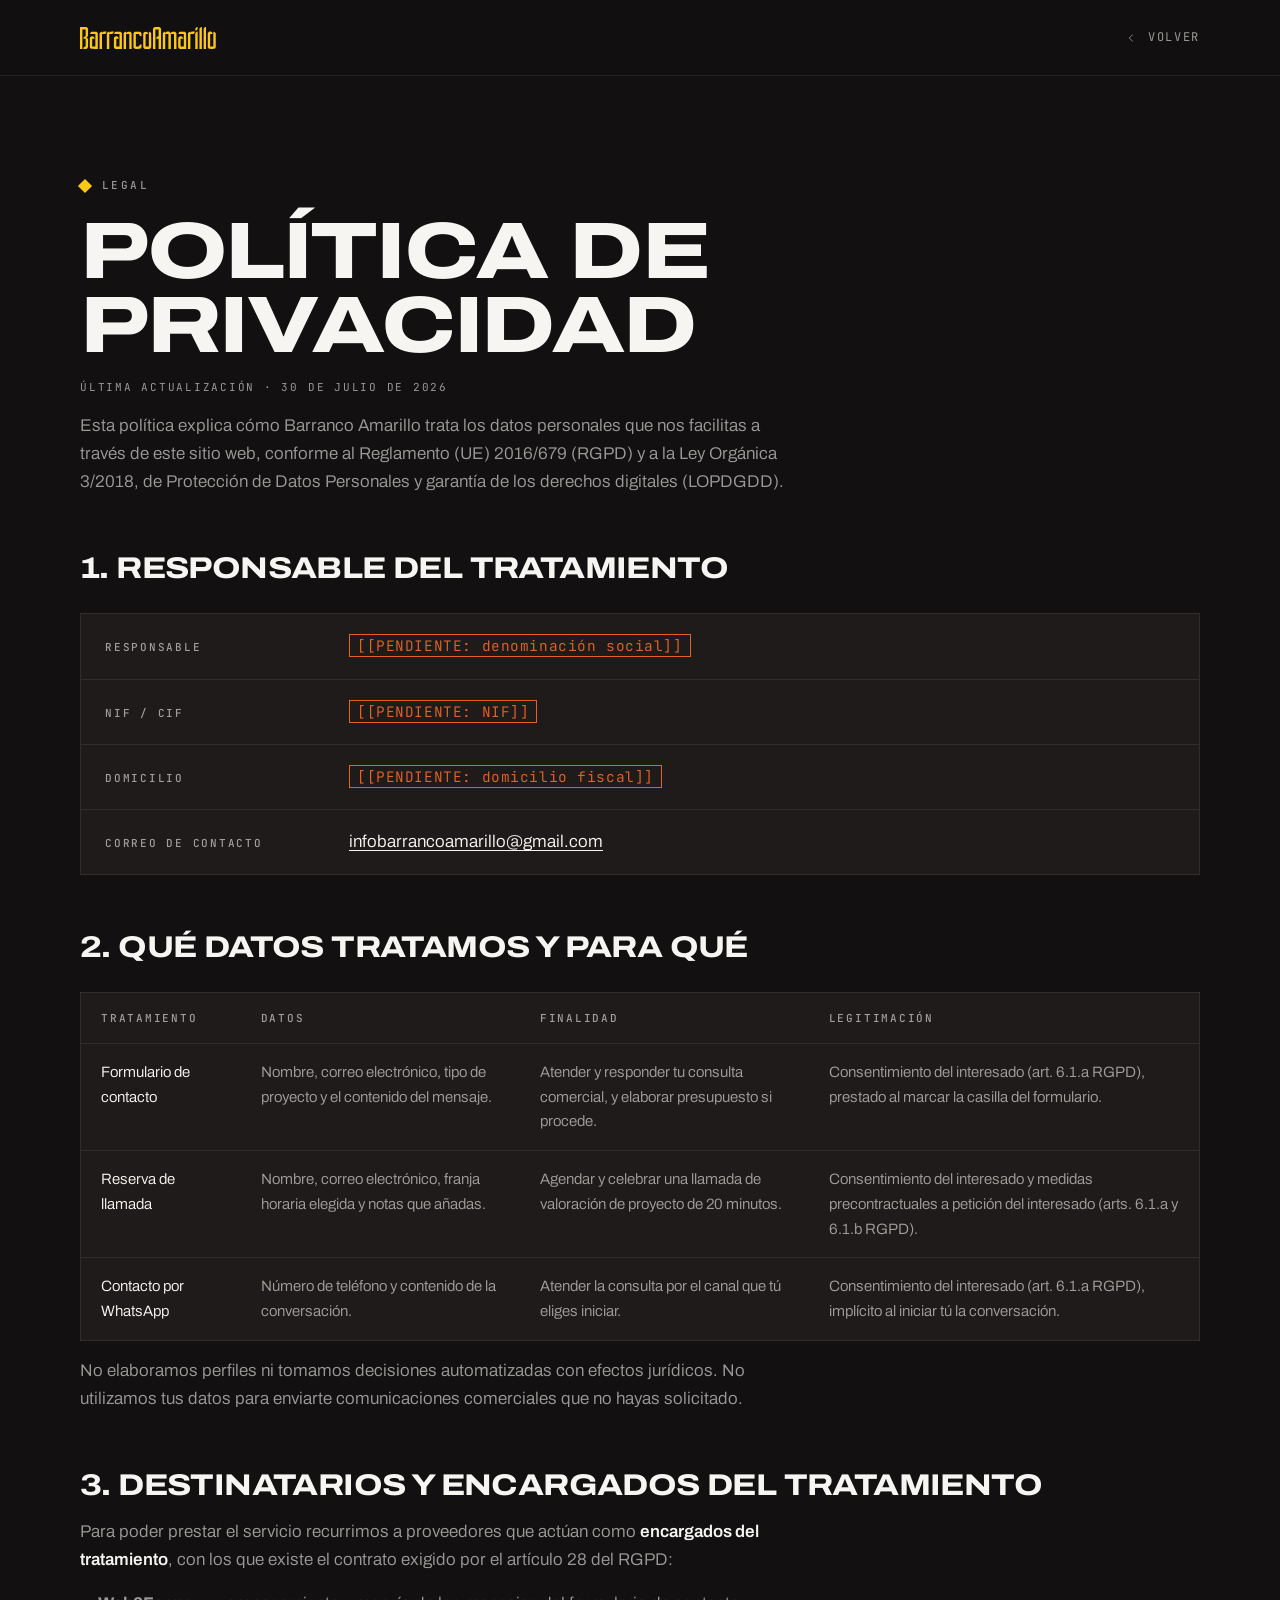
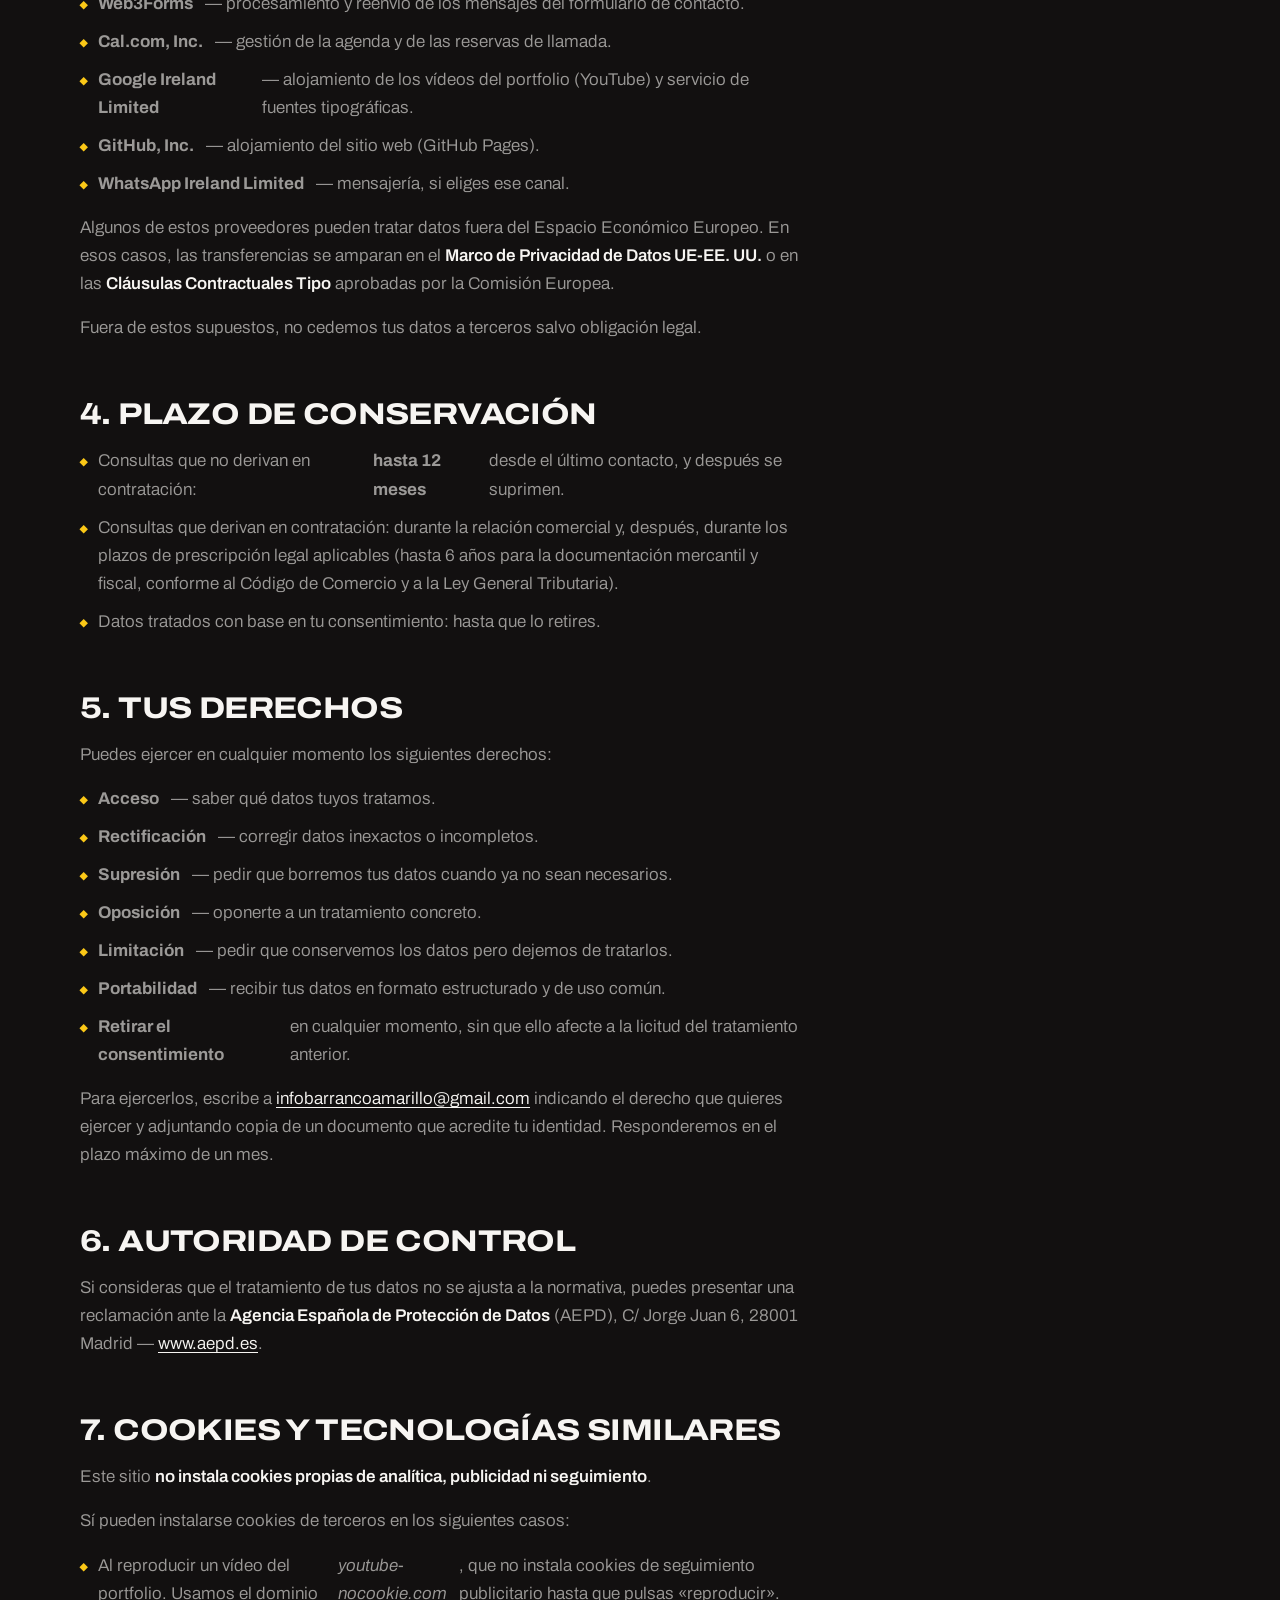
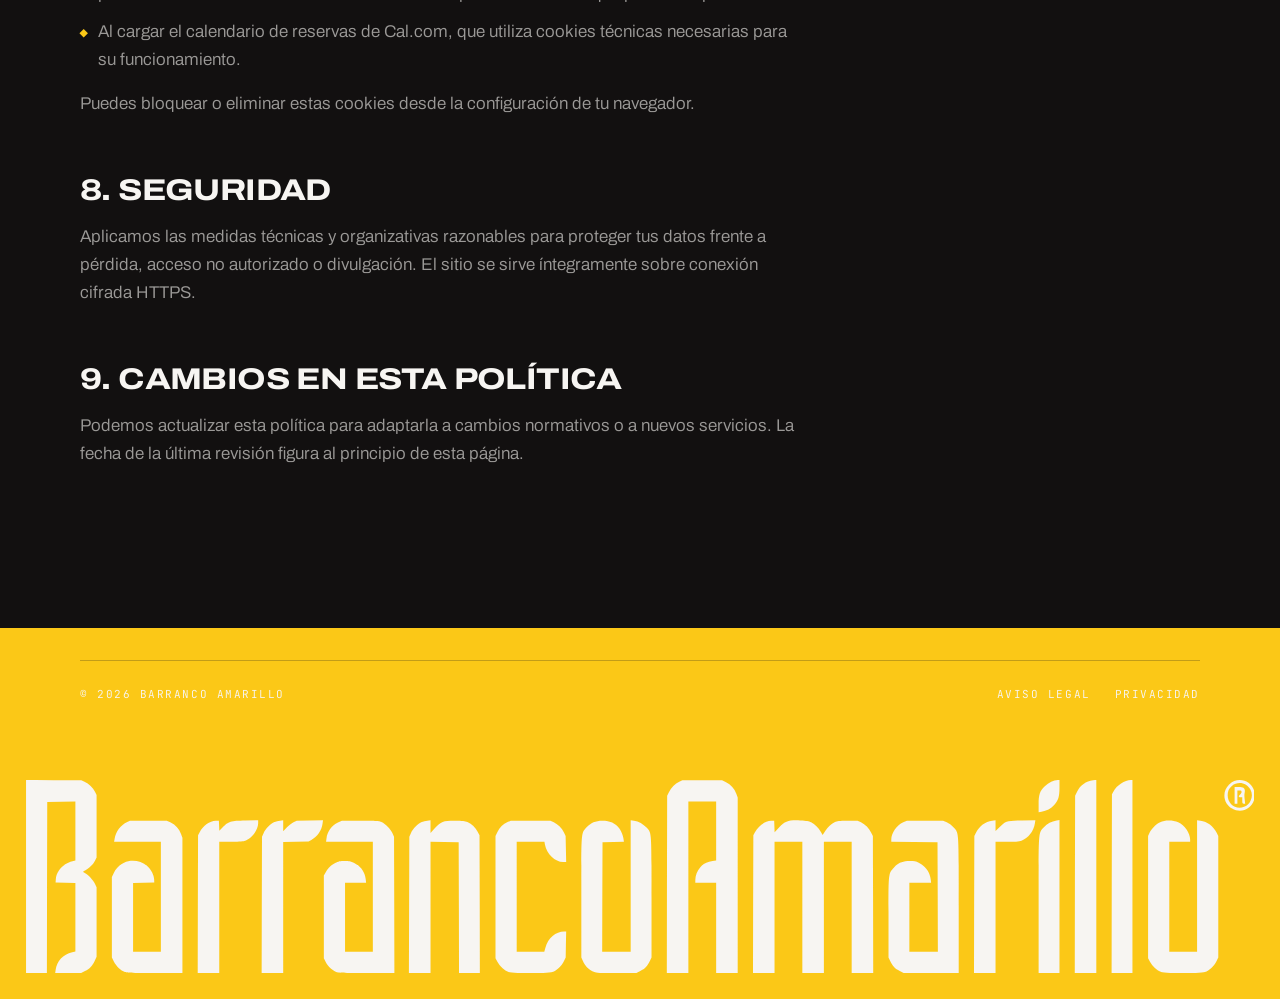
<file: privacidad.html>
<!DOCTYPE html>
<html lang="es">
<head>
<meta charset="UTF-8">
<meta name="viewport" content="width=device-width, initial-scale=1.0">
<title>Política de privacidad — Barranco Amarillo</title>
<meta name="description" content="Política de privacidad y tratamiento de datos personales de Barranco Amarillo, productora audiovisual.">
<meta name="robots" content="noindex, follow">
<link rel="icon" href="/favicon.ico" sizes="48x48">
<link rel="icon" href="/favicon.svg" type="image/svg+xml">
<link rel="apple-touch-icon" href="/apple-touch-icon.png">
<link rel="manifest" href="/site.webmanifest">
<meta name="theme-color" content="#1E1B1A">
<link rel="preconnect" href="https://fonts.googleapis.com">
<link rel="preconnect" href="https://fonts.gstatic.com" crossorigin>
<link href="https://fonts.googleapis.com/css2?family=Archivo:ital,wdth,wght@0,62..125,100..900;1,62..125,100..900&family=JetBrains+Mono:wght@400;500&display=swap" rel="stylesheet">
<style>
/* ==========================================================================
   BARRANCO AMARILLO — shell legal V5
   Mismo sistema tipográfico y cromático que index.html, sin canvas.
   ========================================================================== */
:root{
  --ba-yellow:      #FBC817;
  --amarillo:       var(--ba-yellow);
  --negro:          #1E1B1A;
  --negro-profundo: #121010;
  --naranja:        #E56425;

  --superficie-base:    var(--negro-profundo);
  --superficie-elevada: var(--negro);
  --acento-proyector:   var(--amarillo);
  --acento-calor:       var(--naranja);
  --tinta-alta:         #F7F5F2;
  --tinta-media:        rgba(247,245,242,0.6);
  --linea-hairline:     rgba(247,245,242,0.08);

  --tipo:      'Archivo', system-ui, -apple-system, sans-serif;
  --tipo-mono: 'JetBrains Mono', ui-monospace, SFMono-Regular, monospace;

  --nav-h: 76px;
  --ease-cine: cubic-bezier(0.16,1,0.3,1);
  --contenedor: 1200px;
}
*,*::before,*::after{ box-sizing:border-box; margin:0; padding:0; }
html{ -webkit-text-size-adjust:100%; }
body{
  font-family:var(--tipo);
  font-size:17px;
  font-weight:350;
  line-height:1.65;
  color:var(--tinta-alta);
  background:var(--superficie-base);
  overflow-x:hidden;
}
img{ max-width:100%; display:block; }
a{ color:inherit; }
:focus-visible{ outline:2px solid var(--acento-proyector); outline-offset:3px; border-radius:2px; }
::selection{ background:var(--acento-proyector); color:var(--superficie-elevada); }

.contenedor{
  width:100%;
  max-width:var(--contenedor);
  margin-inline:auto;
  padding-inline:20px;
}
@media (min-width:768px){ .contenedor{ padding-inline:40px; } }

/* ---- Nav ---- */
.nav{
  position:sticky;
  top:0;
  z-index:100;
  height:var(--nav-h);
  display:flex;
  align-items:center;
  backdrop-filter:blur(20px);
  -webkit-backdrop-filter:blur(20px);
  background:rgba(18,16,16,0.82);
  border-bottom:1px solid var(--linea-hairline);
}
.nav-inner{
  width:100%;
  max-width:var(--contenedor);
  margin-inline:auto;
  padding-inline:20px;
  display:flex;
  align-items:center;
  justify-content:space-between;
  gap:24px;
}
@media (min-width:768px){ .nav-inner{ padding-inline:40px; } }
.marca{ display:flex; align-items:center; text-decoration:none; min-height:44px; }
.marca{ color:var(--ba-yellow); transition:opacity 200ms; }
.marca:hover{ opacity:.8; }
.logo-nav{ height:22px; width:auto; display:block; }
@media (max-width:767px){ .logo-nav{ height:18px; } }
.volver{
  font-family:var(--tipo-mono);
  font-weight:400;
  font-size:12px;
  letter-spacing:0.14em;
  text-transform:uppercase;
  text-decoration:none;
  color:var(--tinta-media);
  display:inline-flex;
  align-items:center;
  gap:10px;
  min-height:44px;
  transition:color 200ms var(--ease-cine);
}
.volver:hover{ color:var(--tinta-alta); }

/* ---- Tipografía ---- */
.eyebrow{
  font-family:var(--tipo-mono);
  font-weight:500;
  font-size:11px;
  letter-spacing:0.22em;
  line-height:1;
  text-transform:uppercase;
  color:var(--tinta-media);
  display:flex;
  align-items:center;
  gap:12px;
}
.rombo{
  width:10px; height:10px;
  background:var(--acento-proyector);
  transform:rotate(45deg);
  display:inline-block;
  flex:none;
}
h1{
  margin-top:24px;
  font-family:var(--tipo);
  font-weight:800;
  font-size:clamp(38px,7vw,80px);
  line-height:0.92;
  letter-spacing:-0.03em;
  text-transform:uppercase;
}
h2{
  margin-top:56px;
  font-family:var(--tipo);
  font-weight:750;
  font-size:clamp(22px,3vw,30px);
  line-height:1.1;
  letter-spacing:-0.02em;
  text-transform:uppercase;
}
@supports (font-stretch: 125%){
  h1{ font-stretch:125%; }
  h2{ font-stretch:118%; }
}
@supports not (font-stretch: 125%){
  h1,h2{ font-weight:900; }
}
h3{
  margin-top:32px;
  font-weight:600;
  font-size:clamp(18px,2vw,21px);
  line-height:1.2;
  letter-spacing:-0.01em;
}
.legal p{ margin-top:16px; color:var(--tinta-media); max-width:72ch; }
.legal p strong{ color:var(--tinta-alta); font-weight:600; }
.legal ul{ margin-top:16px; padding-left:0; list-style:none; max-width:72ch; }
.legal li{
  display:flex;
  align-items:baseline;
  gap:12px;
  margin-top:10px;
  color:var(--tinta-media);
}
.legal li::before{
  content:"";
  flex:none;
  width:6px; height:6px;
  background:var(--acento-proyector);
  transform:rotate(45deg) translateY(-1px);
}
.legal a{ color:var(--tinta-alta); text-underline-offset:3px; }
.legal a:hover{ color:var(--acento-proyector); }

.fecha{
  margin-top:28px;
  font-family:var(--tipo-mono);
  font-weight:400;
  font-size:11px;
  letter-spacing:0.16em;
  text-transform:uppercase;
  color:var(--tinta-media);
}

/* Marcador de dato pendiente — visible a propósito, nunca inventado */
.pendiente{
  font-family:var(--tipo-mono);
  font-size:0.85em;
  letter-spacing:0.04em;
  color:var(--acento-calor);
  border:1px solid var(--acento-calor);
  padding:1px 7px;
  white-space:nowrap;
}

.cuerpo-legal{ padding-block:64px 120px; }
@media (min-width:768px){ .cuerpo-legal{ padding-block:88px 160px; } }

/* Ficha de datos */
.ficha{
  margin-top:28px;
  border:1px solid var(--linea-hairline);
  background:var(--superficie-elevada);
}
.ficha div{
  display:grid;
  gap:4px;
  padding:18px 24px;
  border-bottom:1px solid var(--linea-hairline);
}
@media (min-width:640px){ .ficha div{ grid-template-columns:220px 1fr; gap:24px; align-items:baseline; } }
.ficha div:last-child{ border-bottom:0; }
.ficha dt{
  font-family:var(--tipo-mono);
  font-weight:500;
  font-size:11px;
  letter-spacing:0.16em;
  text-transform:uppercase;
  color:var(--tinta-media);
}
.ficha dd{ color:var(--tinta-alta); }

/* Tabla de tratamientos */
.tabla-envoltorio{ margin-top:28px; overflow-x:auto; }
.tabla{
  width:100%;
  min-width:640px;
  border-collapse:collapse;
  border:1px solid var(--linea-hairline);
  background:var(--superficie-elevada);
  font-size:0.9375rem;
}
.tabla th,
.tabla td{
  text-align:left;
  vertical-align:top;
  padding:16px 20px;
  border-bottom:1px solid var(--linea-hairline);
}
.tabla tr:last-child td{ border-bottom:0; }
.tabla th{
  font-family:var(--tipo-mono);
  font-weight:500;
  font-size:11px;
  letter-spacing:0.16em;
  text-transform:uppercase;
  color:var(--tinta-media);
  border-bottom-color:var(--linea-hairline);
}
.tabla td{ color:var(--tinta-media); }
.tabla td:first-child{ color:var(--tinta-alta); }

/* ---- Footer ---- */
.footer{
  background:var(--ba-yellow);
  color:var(--ba-black);
  padding-block:32px 0;
  overflow:hidden;
}
.footer-firma{ padding:clamp(40px,6vw,88px) 2vw 2vw; line-height:0; }
.footer-firma-svg{ display:block; width:100%; height:auto; color:var(--ba-black); }
.footer-legal{
  padding-top:24px;
  border-top:1px solid rgba(30,27,26,.25);
  display:flex;
  flex-wrap:wrap;
  justify-content:space-between;
  gap:16px;
  font-family:var(--tipo-mono);
  font-size:11px;
  letter-spacing:0.14em;
  text-transform:uppercase;
  color:var(--ba-black);
}
.footer-legal nav{ display:flex; gap:24px; }
.footer-legal a{ color:var(--ba-black); text-decoration:none; }
.footer-legal a:hover{ text-decoration:underline; }

@media (prefers-reduced-motion: reduce){
  *,*::before,*::after{ transition-duration:0.01ms !important; animation-duration:0.01ms !important; }
}
</style>
</head>
<body>

<header class="nav">
  <div class="nav-inner">
    <a class="marca" href="index.html" aria-label="Barranco Amarillo, inicio">
      <svg class="logo-nav" aria-hidden="true" focusable="false" xmlns="http://www.w3.org/2000/svg" viewBox="0 0 1716 278" fill="currentColor"><path fill-rule="evenodd" d="M0.0 139.0L0.0 -0.1L39.8 0.2L79.5 0.5L84.1 2.6C90.4 5.6 96.3 11.1 99.2 16.8L101.5 21.5L101.5 66.5L101.5 111.5L99.2 116.2C96.6 121.4 90.7 127.2 85.5 129.7C81.3 131.7 81.2 132.3 84.5 133.8C89.1 135.9 96.7 144.0 99.1 149.3L101.5 154.5L101.5 204.5L101.5 254.5L98.9 260.0C95.2 267.8 91.8 271.4 84.8 274.9L78.7 278.0L60.3 278.0L41.9 278.0L42.6 273.2C44.4 260.5 53.1 251.3 66.4 247.9L71.0 246.8L71.0 197.4L71.0 148.1L56.8 147.8L42.5 147.5L42.8 143.1C43.6 130.4 53.9 119.6 68.2 116.6L71.0 116.0L71.0 73.5L71.0 31.0L50.7 31.2L30.5 31.5L30.2 154.8L30.0 278.0L15.0 278.0L0.0 278.0L0.0 139.0ZM142.3 276.4C136.3 274.2 129.6 267.8 126.3 261.2L123.5 255.5L123.5 197.5L123.5 139.5L126.1 134.0C129.4 127.1 134.0 122.5 141.0 119.1C152.1 113.8 167.1 116.4 175.8 125.1C180.4 129.7 184.0 137.0 184.3 142.7L184.5 147.5L169.2 147.8L154.0 148.1L154.0 197.5L154.0 247.0L174.0 247.0L194.0 247.0L194.0 168.0L194.0 89.0L160.4 89.0L126.7 89.0L127.4 84.8C129.1 74.5 135.7 65.3 144.9 60.8L149.5 58.5L176.0 58.5L202.5 58.5L208.2 61.3C215.1 64.7 220.3 70.4 223.0 77.7L225.0 83.1L225.0 180.5L225.0 278.0L185.8 277.9C153.8 277.9 145.7 277.6 142.3 276.4ZM247.2 178.8L247.5 79.5L249.8 75.3C254.9 65.6 264.1 59.1 273.1 58.7L277.5 58.5L277.8 65.9L278.1 73.2L283.0 68.1C291.2 59.5 294.4 58.6 315.8 58.2L334.0 57.8L334.0 62.3C334.0 72.2 324.1 84.9 314.0 87.9C311.9 88.5 303.2 89.0 294.1 89.0L278.0 89.0L278.0 183.5L278.0 278.0L262.5 278.0L247.0 278.0L247.2 178.8ZM339.2 179.8L339.5 81.5L341.9 76.3C344.5 70.4 352.0 62.9 357.4 60.6C359.3 59.8 363.0 58.8 365.5 58.5L370.0 57.8L370.0 65.8L370.0 73.9L375.1 68.5C377.9 65.6 382.3 62.1 384.8 60.9L389.5 58.6L408.4 58.2L427.3 57.8L426.6 63.0C425.3 72.5 419.0 81.8 410.5 86.3L406.5 88.5L388.2 88.8L370.0 89.2L370.0 183.6L370.0 278.0L354.5 278.0L339.0 278.0L339.2 179.8ZM449.0 277.1C441.6 274.8 434.5 268.6 430.8 261.1L428.5 256.5L428.5 197.0L428.5 137.5L430.8 133.3C434.3 126.7 438.7 122.3 444.8 119.3C449.6 117.0 451.8 116.5 458.5 116.5C465.2 116.5 467.4 117.0 472.2 119.3C481.5 123.9 487.7 132.6 488.7 142.6L489.3 148.0L474.1 148.0L459.0 148.0L459.0 197.5L459.0 247.0L479.0 247.0L499.0 247.0L499.0 168.0L499.0 89.0L465.4 89.0L431.7 89.0L432.3 84.1C433.5 74.4 439.7 65.8 448.8 61.3L454.5 58.5L481.0 58.5C504.4 58.5 508.0 58.7 511.4 60.3C517.2 63.0 524.5 70.4 527.1 76.3L529.5 81.5L529.8 179.8L530.0 278.0L490.8 277.9C469.2 277.9 450.4 277.5 449.0 277.1ZM551.2 179.8L551.5 81.5L553.9 76.3C556.5 70.4 564.0 62.9 569.4 60.6C571.3 59.8 575.0 58.8 577.5 58.5L582.0 57.8L582.0 67.0L582.0 76.3L588.1 69.6C597.5 59.3 599.7 58.5 616.5 58.5C628.6 58.5 631.1 58.8 635.1 60.6C641.4 63.6 646.7 68.5 649.8 74.4L652.5 79.5L652.8 178.8L653.0 278.0L638.0 278.0L623.0 278.0L622.8 183.8L622.5 89.5L602.2 89.2L582.0 89.0L582.0 183.5L582.0 278.0L566.5 278.0L550.9 278.0L551.2 179.8ZM694.3 276.4C688.6 274.3 681.5 267.8 678.2 261.6L675.5 256.5L675.5 168.5L675.5 80.5L678.3 74.8C681.5 68.4 686.3 63.7 692.9 60.6L697.5 58.5L726.0 58.5L754.5 58.5L759.4 60.9C765.7 64.0 770.9 69.3 774.0 75.5L776.4 80.5L776.8 99.2L777.2 118.0L772.8 118.0C761.0 118.0 749.2 106.6 746.6 92.8L745.9 89.0L726.0 89.0L706.0 89.0L706.0 168.0L706.0 247.0L725.8 247.0L745.7 247.0L747.3 241.2C751.1 227.6 762.3 218.0 774.3 218.0L777.2 218.0L776.8 236.8L776.5 255.5L773.7 261.2C770.3 268.1 763.6 274.3 757.3 276.4C750.7 278.6 700.6 278.6 694.3 276.4ZM818.9 276.6C810.2 273.5 805.0 268.7 801.1 260.0L799.0 255.5L799.0 168.9C799.0 71.6 798.6 77.0 806.6 68.1C812.7 61.3 819.2 58.6 829.5 58.5C838.6 58.5 844.1 60.5 850.3 65.9C854.7 69.8 858.7 77.8 859.6 84.2L860.3 88.9L844.9 89.2L829.5 89.5L829.2 168.2L829.0 247.0L849.5 247.0L870.0 247.0L870.0 152.4L870.0 57.8L874.7 58.5C881.5 59.5 888.1 63.2 892.8 68.5C900.4 77.1 900.0 72.0 900.0 168.9L900.0 255.5L897.6 260.5C894.2 267.8 890.7 271.5 883.8 274.9L877.7 278.0L850.1 278.0C830.2 277.9 821.5 277.6 818.9 276.6ZM922.2 150.2L922.5 22.5L925.0 17.5C928.1 11.2 933.9 5.4 939.9 2.6L944.5 0.5L973.0 0.5L1001.5 0.5L1007.2 3.3C1014.1 6.7 1019.3 12.4 1022.0 19.7L1024.0 25.1L1024.0 151.5L1024.0 278.0L1008.5 278.0L993.0 278.0L993.0 213.0L993.0 148.0L978.0 148.0L963.0 148.0L963.0 144.2C963.0 137.4 965.7 130.5 970.5 125.2C975.4 119.8 980.0 117.5 987.9 116.4L993.0 115.7L993.0 73.4L993.0 31.0L973.0 31.0L953.0 31.0L953.0 154.5L953.0 278.0L937.5 278.0L922.0 278.0L922.2 150.2ZM1046.2 178.8L1046.5 79.5L1048.8 75.3C1053.9 65.6 1063.1 59.1 1072.1 58.7L1076.5 58.5L1076.8 66.8L1077.1 75.1L1083.8 68.1C1092.6 59.1 1097.1 57.6 1113.9 58.2C1123.3 58.6 1126.3 59.1 1129.7 60.8C1135.0 63.6 1140.1 68.6 1143.5 74.5L1146.2 79.0L1150.2 73.0C1154.3 66.9 1157.7 63.7 1164.0 60.4C1167.0 58.8 1169.8 58.5 1182.0 58.5L1196.5 58.5L1201.4 60.9C1207.5 63.9 1213.0 69.5 1216.1 75.8L1218.5 80.5L1218.8 179.2L1219.0 278.0L1203.5 278.0L1188.0 278.0L1188.0 183.5L1188.0 89.0L1168.0 89.0L1148.0 89.0L1148.0 183.5L1148.0 278.0L1132.5 278.0L1117.0 278.0L1117.0 183.5L1117.0 89.0L1097.0 89.0L1077.0 89.0L1077.0 183.5L1077.0 278.0L1061.5 278.0L1046.0 278.0L1046.2 178.8ZM1257.2 274.9C1250.3 271.5 1246.8 267.8 1243.4 260.5L1241.0 255.5L1241.0 197.9C1241.0 133.0 1240.8 134.8 1248.6 126.1C1254.7 119.3 1261.2 116.6 1271.5 116.6C1277.9 116.6 1280.5 117.1 1284.5 119.0C1293.9 123.6 1300.5 132.6 1301.7 142.9L1302.3 148.0L1286.6 148.0L1271.0 148.0L1271.0 197.5L1271.0 247.0L1291.5 247.0L1312.0 247.0L1311.8 168.2L1311.5 89.5L1278.2 89.2L1245.0 89.0L1245.0 85.7C1245.0 76.3 1252.8 65.2 1262.2 60.9L1267.5 58.5L1293.5 58.5L1319.5 58.5L1324.8 60.9C1327.9 62.3 1331.8 65.2 1334.4 68.1C1342.5 77.1 1342.0 70.2 1342.0 180.2L1342.0 278.0L1302.7 278.0L1263.3 278.0L1257.2 274.9ZM1364.2 179.2L1364.5 80.5L1367.0 75.5C1371.6 66.2 1380.2 59.9 1390.2 58.5L1395.0 57.8L1395.0 65.5L1395.0 73.3L1401.0 67.6C1409.9 59.0 1411.3 58.6 1433.4 58.2L1452.3 57.8L1451.6 62.7C1450.0 73.7 1441.9 84.2 1432.3 87.4C1428.8 88.6 1423.6 89.0 1411.3 89.0L1395.0 89.0L1395.0 183.5L1395.0 278.0L1379.5 278.0L1364.0 278.0L1364.2 179.2ZM1457.0 180.2C1457.0 70.2 1456.5 77.1 1464.6 68.1C1469.2 63.0 1475.7 59.6 1482.9 58.4L1487.0 57.7L1487.0 167.9L1487.0 278.0L1472.0 278.0L1457.0 278.0L1457.0 180.2ZM1509.2 150.2L1509.5 22.5L1512.3 16.8C1516.8 7.7 1525.1 1.8 1535.4 0.4L1540.0 -0.3L1540.0 138.9L1540.0 278.0L1524.5 278.0L1509.0 278.0L1509.2 150.2ZM1562.2 149.2L1562.5 20.5L1564.7 16.4C1569.3 7.7 1581.1 -0.0 1589.7 -0.0L1592.0 0.0L1592.0 139.0L1592.0 278.0L1577.0 278.0L1562.0 278.0L1562.2 149.2ZM1633.3 276.4C1627.6 274.3 1620.5 267.8 1617.2 261.6L1614.5 256.5L1614.5 168.5L1614.5 80.5L1616.6 75.9C1619.4 69.9 1625.9 63.4 1631.9 60.7C1638.6 57.6 1650.6 57.7 1657.8 60.9C1667.2 65.1 1675.0 76.3 1675.0 85.7L1675.0 89.0L1660.0 89.0L1645.0 89.0L1645.0 168.0L1645.0 247.0L1665.0 247.0L1685.0 247.0L1685.0 152.4L1685.0 57.8L1689.8 58.5C1699.8 59.9 1708.4 66.2 1713.0 75.5L1715.5 80.5L1715.5 168.0L1715.5 255.5L1712.7 261.2C1709.3 268.1 1702.6 274.3 1696.3 276.4C1689.7 278.6 1639.6 278.6 1633.3 276.4ZM1457.0 35.3C1457.0 20.9 1458.6 16.3 1465.9 9.0C1471.5 3.4 1478.6 -0.0 1484.6 -0.0L1487.0 0.0L1487.0 10.8C1487.0 24.0 1485.5 29.2 1479.4 35.9C1474.8 41.0 1468.3 44.4 1461.1 45.6L1457.0 46.3L1457.0 35.3Z"/></svg>
    </a>
    <a class="volver" href="index.html">
      <svg width="14" height="14" viewBox="0 0 24 24" fill="none" stroke="currentColor" stroke-width="1.5" aria-hidden="true"><path d="M15 6l-6 6 6 6"/></svg>
      Volver
    </a>
  </div>
</header>

<main class="contenedor cuerpo-legal legal">
  <p class="eyebrow"><span class="rombo" aria-hidden="true"></span>Legal</p>
  <h1>Política de privacidad</h1>
  <p class="fecha">Última actualización · 30 de julio de 2026</p>

  <p>Esta política explica cómo Barranco Amarillo trata los datos personales que nos facilitas a través de este sitio web, conforme al Reglamento (UE) 2016/679 (RGPD) y a la Ley Orgánica 3/2018, de Protección de Datos Personales y garantía de los derechos digitales (LOPDGDD).</p>

  <h2>1. Responsable del tratamiento</h2>
  <dl class="ficha">
    <div>
      <dt>Responsable</dt>
      <dd><span class="pendiente">[[PENDIENTE: denominación social]]</span></dd>
    </div>
    <div>
      <dt>NIF / CIF</dt>
      <dd><span class="pendiente">[[PENDIENTE: NIF]]</span></dd>
    </div>
    <div>
      <dt>Domicilio</dt>
      <dd><span class="pendiente">[[PENDIENTE: domicilio fiscal]]</span></dd>
    </div>
    <div>
      <dt>Correo de contacto</dt>
      <dd><a href="mailto:infobarrancoamarillo@gmail.com">infobarrancoamarillo@gmail.com</a></dd>
    </div>
  </dl>

  <h2>2. Qué datos tratamos y para qué</h2>
  <div class="tabla-envoltorio">
    <table class="tabla">
      <thead>
        <tr>
          <th scope="col">Tratamiento</th>
          <th scope="col">Datos</th>
          <th scope="col">Finalidad</th>
          <th scope="col">Legitimación</th>
        </tr>
      </thead>
      <tbody>
        <tr>
          <td>Formulario de contacto</td>
          <td>Nombre, correo electrónico, tipo de proyecto y el contenido del mensaje.</td>
          <td>Atender y responder tu consulta comercial, y elaborar presupuesto si procede.</td>
          <td>Consentimiento del interesado (art. 6.1.a RGPD), prestado al marcar la casilla del formulario.</td>
        </tr>
        <tr>
          <td>Reserva de llamada</td>
          <td>Nombre, correo electrónico, franja horaria elegida y notas que añadas.</td>
          <td>Agendar y celebrar una llamada de valoración de proyecto de 20 minutos.</td>
          <td>Consentimiento del interesado y medidas precontractuales a petición del interesado (arts. 6.1.a y 6.1.b RGPD).</td>
        </tr>
        <tr>
          <td>Contacto por WhatsApp</td>
          <td>Número de teléfono y contenido de la conversación.</td>
          <td>Atender la consulta por el canal que tú eliges iniciar.</td>
          <td>Consentimiento del interesado (art. 6.1.a RGPD), implícito al iniciar tú la conversación.</td>
        </tr>
      </tbody>
    </table>
  </div>
  <p>No elaboramos perfiles ni tomamos decisiones automatizadas con efectos jurídicos. No utilizamos tus datos para enviarte comunicaciones comerciales que no hayas solicitado.</p>

  <h2>3. Destinatarios y encargados del tratamiento</h2>
  <p>Para poder prestar el servicio recurrimos a proveedores que actúan como <strong>encargados del tratamiento</strong>, con los que existe el contrato exigido por el artículo 28 del RGPD:</p>
  <ul>
    <li><strong>Web3Forms</strong> — procesamiento y reenvío de los mensajes del formulario de contacto.</li>
    <li><strong>Cal.com, Inc.</strong> — gestión de la agenda y de las reservas de llamada.</li>
    <li><strong>Google Ireland Limited</strong> — alojamiento de los vídeos del portfolio (YouTube) y servicio de fuentes tipográficas.</li>
    <li><strong>GitHub, Inc.</strong> — alojamiento del sitio web (GitHub Pages).</li>
    <li><strong>WhatsApp Ireland Limited</strong> — mensajería, si eliges ese canal.</li>
  </ul>
  <p>Algunos de estos proveedores pueden tratar datos fuera del Espacio Económico Europeo. En esos casos, las transferencias se amparan en el <strong>Marco de Privacidad de Datos UE-EE. UU.</strong> o en las <strong>Cláusulas Contractuales Tipo</strong> aprobadas por la Comisión Europea.</p>
  <p>Fuera de estos supuestos, no cedemos tus datos a terceros salvo obligación legal.</p>

  <h2>4. Plazo de conservación</h2>
  <ul>
    <li>Consultas que no derivan en contratación: <strong>hasta 12 meses</strong> desde el último contacto, y después se suprimen.</li>
    <li>Consultas que derivan en contratación: durante la relación comercial y, después, durante los plazos de prescripción legal aplicables (hasta 6 años para la documentación mercantil y fiscal, conforme al Código de Comercio y a la Ley General Tributaria).</li>
    <li>Datos tratados con base en tu consentimiento: hasta que lo retires.</li>
  </ul>

  <h2>5. Tus derechos</h2>
  <p>Puedes ejercer en cualquier momento los siguientes derechos:</p>
  <ul>
    <li><strong>Acceso</strong> — saber qué datos tuyos tratamos.</li>
    <li><strong>Rectificación</strong> — corregir datos inexactos o incompletos.</li>
    <li><strong>Supresión</strong> — pedir que borremos tus datos cuando ya no sean necesarios.</li>
    <li><strong>Oposición</strong> — oponerte a un tratamiento concreto.</li>
    <li><strong>Limitación</strong> — pedir que conservemos los datos pero dejemos de tratarlos.</li>
    <li><strong>Portabilidad</strong> — recibir tus datos en formato estructurado y de uso común.</li>
    <li><strong>Retirar el consentimiento</strong> en cualquier momento, sin que ello afecte a la licitud del tratamiento anterior.</li>
  </ul>
  <p>Para ejercerlos, escribe a <a href="mailto:infobarrancoamarillo@gmail.com">infobarrancoamarillo@gmail.com</a> indicando el derecho que quieres ejercer y adjuntando copia de un documento que acredite tu identidad. Responderemos en el plazo máximo de un mes.</p>

  <h2>6. Autoridad de control</h2>
  <p>Si consideras que el tratamiento de tus datos no se ajusta a la normativa, puedes presentar una reclamación ante la <strong>Agencia Española de Protección de Datos</strong> (AEPD), C/ Jorge Juan 6, 28001 Madrid — <a href="https://www.aepd.es" target="_blank" rel="noopener">www.aepd.es</a>.</p>

  <h2>7. Cookies y tecnologías similares</h2>
  <p>Este sitio <strong>no instala cookies propias de analítica, publicidad ni seguimiento</strong>.</p>
  <p>Sí pueden instalarse cookies de terceros en los siguientes casos:</p>
  <ul>
    <li>Al reproducir un vídeo del portfolio. Usamos el dominio <em>youtube-nocookie.com</em>, que no instala cookies de seguimiento publicitario hasta que pulsas «reproducir».</li>
    <li>Al cargar el calendario de reservas de Cal.com, que utiliza cookies técnicas necesarias para su funcionamiento.</li>
  </ul>
  <p>Puedes bloquear o eliminar estas cookies desde la configuración de tu navegador.</p>

  <h2>8. Seguridad</h2>
  <p>Aplicamos las medidas técnicas y organizativas razonables para proteger tus datos frente a pérdida, acceso no autorizado o divulgación. El sitio se sirve íntegramente sobre conexión cifrada HTTPS.</p>

  <h2>9. Cambios en esta política</h2>
  <p>Podemos actualizar esta política para adaptarla a cambios normativos o a nuevos servicios. La fecha de la última revisión figura al principio de esta página.</p>
</main>

<footer class="footer">
  <div class="contenedor">
    <div class="footer-legal">
      <span>© 2026 Barranco Amarillo</span>
      <nav aria-label="Legal">
        <a href="aviso-legal.html">Aviso legal</a>
        <a href="privacidad.html">Privacidad</a>
      </nav>
    </div>
  </div>
  <div class="footer-firma" role="img" aria-label="Barranco Amarillo">
    <svg class="footer-firma-svg" aria-hidden="true" focusable="false" xmlns="http://www.w3.org/2000/svg" viewBox="0 0 1768 278" fill="currentColor"><path fill-rule="evenodd" d="M0.0 139.0L0.0 -0.1L39.8 0.2L79.5 0.5L84.1 2.6C90.4 5.6 96.3 11.1 99.2 16.8L101.5 21.5L101.5 66.5L101.5 111.5L99.2 116.2C96.6 121.4 90.7 127.2 85.5 129.7C81.3 131.7 81.2 132.3 84.5 133.8C89.1 135.9 96.7 144.0 99.1 149.3L101.5 154.5L101.5 204.5L101.5 254.5L98.9 260.0C95.2 267.8 91.8 271.4 84.8 274.9L78.7 278.0L60.3 278.0L41.9 278.0L42.6 273.2C44.4 260.5 53.1 251.3 66.4 247.9L71.0 246.8L71.0 197.4L71.0 148.1L56.8 147.8L42.5 147.5L42.8 143.1C43.6 130.4 53.9 119.6 68.2 116.6L71.0 116.0L71.0 73.5L71.0 31.0L50.7 31.2L30.5 31.5L30.2 154.8L30.0 278.0L15.0 278.0L0.0 278.0L0.0 139.0ZM142.3 276.4C136.3 274.2 129.6 267.8 126.3 261.2L123.5 255.5L123.5 197.5L123.5 139.5L126.1 134.0C129.4 127.1 134.0 122.5 141.0 119.1C152.1 113.8 167.1 116.4 175.8 125.1C180.4 129.7 184.0 137.0 184.3 142.7L184.5 147.5L169.2 147.8L154.0 148.1L154.0 197.5L154.0 247.0L174.0 247.0L194.0 247.0L194.0 168.0L194.0 89.0L160.4 89.0L126.7 89.0L127.4 84.8C129.1 74.5 135.7 65.3 144.9 60.8L149.5 58.5L176.0 58.5L202.5 58.5L208.2 61.3C215.1 64.7 220.3 70.4 223.0 77.7L225.0 83.1L225.0 180.5L225.0 278.0L185.8 277.9C153.8 277.9 145.7 277.6 142.3 276.4ZM247.2 178.8L247.5 79.5L249.8 75.3C254.9 65.6 264.1 59.1 273.1 58.7L277.5 58.5L277.8 65.9L278.1 73.2L283.0 68.1C291.2 59.5 294.4 58.6 315.8 58.2L334.0 57.8L334.0 62.3C334.0 72.2 324.1 84.9 314.0 87.9C311.9 88.5 303.2 89.0 294.1 89.0L278.0 89.0L278.0 183.5L278.0 278.0L262.5 278.0L247.0 278.0L247.2 178.8ZM339.2 179.8L339.5 81.5L341.9 76.3C344.5 70.4 352.0 62.9 357.4 60.6C359.3 59.8 363.0 58.8 365.5 58.5L370.0 57.8L370.0 65.8L370.0 73.9L375.1 68.5C377.9 65.6 382.3 62.1 384.8 60.9L389.5 58.6L408.4 58.2L427.3 57.8L426.6 63.0C425.3 72.5 419.0 81.8 410.5 86.3L406.5 88.5L388.2 88.8L370.0 89.2L370.0 183.6L370.0 278.0L354.5 278.0L339.0 278.0L339.2 179.8ZM449.0 277.1C441.6 274.8 434.5 268.6 430.8 261.1L428.5 256.5L428.5 197.0L428.5 137.5L430.8 133.3C434.3 126.7 438.7 122.3 444.8 119.3C449.6 117.0 451.8 116.5 458.5 116.5C465.2 116.5 467.4 117.0 472.2 119.3C481.5 123.9 487.7 132.6 488.7 142.6L489.3 148.0L474.1 148.0L459.0 148.0L459.0 197.5L459.0 247.0L479.0 247.0L499.0 247.0L499.0 168.0L499.0 89.0L465.4 89.0L431.7 89.0L432.3 84.1C433.5 74.4 439.7 65.8 448.8 61.3L454.5 58.5L481.0 58.5C504.4 58.5 508.0 58.7 511.4 60.3C517.2 63.0 524.5 70.4 527.1 76.3L529.5 81.5L529.8 179.8L530.0 278.0L490.8 277.9C469.2 277.9 450.4 277.5 449.0 277.1ZM551.2 179.8L551.5 81.5L553.9 76.3C556.5 70.4 564.0 62.9 569.4 60.6C571.3 59.8 575.0 58.8 577.5 58.5L582.0 57.8L582.0 67.0L582.0 76.3L588.1 69.6C597.5 59.3 599.7 58.5 616.5 58.5C628.6 58.5 631.1 58.8 635.1 60.6C641.4 63.6 646.7 68.5 649.8 74.4L652.5 79.5L652.8 178.8L653.0 278.0L638.0 278.0L623.0 278.0L622.8 183.8L622.5 89.5L602.2 89.2L582.0 89.0L582.0 183.5L582.0 278.0L566.5 278.0L550.9 278.0L551.2 179.8ZM694.3 276.4C688.6 274.3 681.5 267.8 678.2 261.6L675.5 256.5L675.5 168.5L675.5 80.5L678.3 74.8C681.5 68.4 686.3 63.7 692.9 60.6L697.5 58.5L726.0 58.5L754.5 58.5L759.4 60.9C765.7 64.0 770.9 69.3 774.0 75.5L776.4 80.5L776.8 99.2L777.2 118.0L772.8 118.0C761.0 118.0 749.2 106.6 746.6 92.8L745.9 89.0L726.0 89.0L706.0 89.0L706.0 168.0L706.0 247.0L725.8 247.0L745.7 247.0L747.3 241.2C751.1 227.6 762.3 218.0 774.3 218.0L777.2 218.0L776.8 236.8L776.5 255.5L773.7 261.2C770.3 268.1 763.6 274.3 757.3 276.4C750.7 278.6 700.6 278.6 694.3 276.4ZM818.9 276.6C810.2 273.5 805.0 268.7 801.1 260.0L799.0 255.5L799.0 168.9C799.0 71.6 798.6 77.0 806.6 68.1C812.7 61.3 819.2 58.6 829.5 58.5C838.6 58.5 844.1 60.5 850.3 65.9C854.7 69.8 858.7 77.8 859.6 84.2L860.3 88.9L844.9 89.2L829.5 89.5L829.2 168.2L829.0 247.0L849.5 247.0L870.0 247.0L870.0 152.4L870.0 57.8L874.7 58.5C881.5 59.5 888.1 63.2 892.8 68.5C900.4 77.1 900.0 72.0 900.0 168.9L900.0 255.5L897.6 260.5C894.2 267.8 890.7 271.5 883.8 274.9L877.7 278.0L850.1 278.0C830.2 277.9 821.5 277.6 818.9 276.6ZM922.2 150.2L922.5 22.5L925.0 17.5C928.1 11.2 933.9 5.4 939.9 2.6L944.5 0.5L973.0 0.5L1001.5 0.5L1007.2 3.3C1014.1 6.7 1019.3 12.4 1022.0 19.7L1024.0 25.1L1024.0 151.5L1024.0 278.0L1008.5 278.0L993.0 278.0L993.0 213.0L993.0 148.0L978.0 148.0L963.0 148.0L963.0 144.2C963.0 137.4 965.7 130.5 970.5 125.2C975.4 119.8 980.0 117.5 987.9 116.4L993.0 115.7L993.0 73.4L993.0 31.0L973.0 31.0L953.0 31.0L953.0 154.5L953.0 278.0L937.5 278.0L922.0 278.0L922.2 150.2ZM1046.2 178.8L1046.5 79.5L1048.8 75.3C1053.9 65.6 1063.1 59.1 1072.1 58.7L1076.5 58.5L1076.8 66.8L1077.1 75.1L1083.8 68.1C1092.6 59.1 1097.1 57.6 1113.9 58.2C1123.3 58.6 1126.3 59.1 1129.7 60.8C1135.0 63.6 1140.1 68.6 1143.5 74.5L1146.2 79.0L1150.2 73.0C1154.3 66.9 1157.7 63.7 1164.0 60.4C1167.0 58.8 1169.8 58.5 1182.0 58.5L1196.5 58.5L1201.4 60.9C1207.5 63.9 1213.0 69.5 1216.1 75.8L1218.5 80.5L1218.8 179.2L1219.0 278.0L1203.5 278.0L1188.0 278.0L1188.0 183.5L1188.0 89.0L1168.0 89.0L1148.0 89.0L1148.0 183.5L1148.0 278.0L1132.5 278.0L1117.0 278.0L1117.0 183.5L1117.0 89.0L1097.0 89.0L1077.0 89.0L1077.0 183.5L1077.0 278.0L1061.5 278.0L1046.0 278.0L1046.2 178.8ZM1257.2 274.9C1250.3 271.5 1246.8 267.8 1243.4 260.5L1241.0 255.5L1241.0 197.9C1241.0 133.0 1240.8 134.8 1248.6 126.1C1254.7 119.3 1261.2 116.6 1271.5 116.6C1277.9 116.6 1280.5 117.1 1284.5 119.0C1293.9 123.6 1300.5 132.6 1301.7 142.9L1302.3 148.0L1286.6 148.0L1271.0 148.0L1271.0 197.5L1271.0 247.0L1291.5 247.0L1312.0 247.0L1311.8 168.2L1311.5 89.5L1278.2 89.2L1245.0 89.0L1245.0 85.7C1245.0 76.3 1252.8 65.2 1262.2 60.9L1267.5 58.5L1293.5 58.5L1319.5 58.5L1324.8 60.9C1327.9 62.3 1331.8 65.2 1334.4 68.1C1342.5 77.1 1342.0 70.2 1342.0 180.2L1342.0 278.0L1302.7 278.0L1263.3 278.0L1257.2 274.9ZM1364.2 179.2L1364.5 80.5L1367.0 75.5C1371.6 66.2 1380.2 59.9 1390.2 58.5L1395.0 57.8L1395.0 65.5L1395.0 73.3L1401.0 67.6C1409.9 59.0 1411.3 58.6 1433.4 58.2L1452.3 57.8L1451.6 62.7C1450.0 73.7 1441.9 84.2 1432.3 87.4C1428.8 88.6 1423.6 89.0 1411.3 89.0L1395.0 89.0L1395.0 183.5L1395.0 278.0L1379.5 278.0L1364.0 278.0L1364.2 179.2ZM1457.0 180.2C1457.0 70.2 1456.5 77.1 1464.6 68.1C1469.2 63.0 1475.7 59.6 1482.9 58.4L1487.0 57.7L1487.0 167.9L1487.0 278.0L1472.0 278.0L1457.0 278.0L1457.0 180.2ZM1509.2 150.2L1509.5 22.5L1512.3 16.8C1516.8 7.7 1525.1 1.8 1535.4 0.4L1540.0 -0.3L1540.0 138.9L1540.0 278.0L1524.5 278.0L1509.0 278.0L1509.2 150.2ZM1562.2 149.2L1562.5 20.5L1564.7 16.4C1569.3 7.7 1581.1 -0.0 1589.7 -0.0L1592.0 0.0L1592.0 139.0L1592.0 278.0L1577.0 278.0L1562.0 278.0L1562.2 149.2ZM1633.3 276.4C1627.6 274.3 1620.5 267.8 1617.2 261.6L1614.5 256.5L1614.5 168.5L1614.5 80.5L1616.6 75.9C1619.4 69.9 1625.9 63.4 1631.9 60.7C1638.6 57.6 1650.6 57.7 1657.8 60.9C1667.2 65.1 1675.0 76.3 1675.0 85.7L1675.0 89.0L1660.0 89.0L1645.0 89.0L1645.0 168.0L1645.0 247.0L1665.0 247.0L1685.0 247.0L1685.0 152.4L1685.0 57.8L1689.8 58.5C1699.8 59.9 1708.4 66.2 1713.0 75.5L1715.5 80.5L1715.5 168.0L1715.5 255.5L1712.7 261.2C1709.3 268.1 1702.6 274.3 1696.3 276.4C1689.7 278.6 1639.6 278.6 1633.3 276.4ZM1457.0 35.3C1457.0 20.9 1458.6 16.3 1465.9 9.0C1471.5 3.4 1478.6 -0.0 1484.6 -0.0L1487.0 0.0L1487.0 10.8C1487.0 24.0 1485.5 29.2 1479.4 35.9C1474.8 41.0 1468.3 44.4 1461.1 45.6L1457.0 46.3L1457.0 35.3ZM1735.3 41.0C1722.7 33.8 1720.5 16.8 1730.8 6.7C1745.1 -7.2 1768.1 2.2 1768.0 22.1C1767.9 39.4 1750.3 49.6 1735.3 41.0ZM1752.7 38.5C1757.7 36.4 1759.9 34.3 1762.1 29.5C1764.5 24.2 1764.5 19.6 1761.9 14.2C1756.9 4.0 1743.8 1.2 1735.0 8.6C1730.7 12.3 1729.0 16.1 1729.0 22.0C1729.0 34.9 1741.2 43.3 1752.7 38.5ZM1739.0 22.0L1739.0 10.0L1744.8 10.0C1752.3 10.0 1754.5 12.0 1753.6 17.7C1752.9 22.1 1752.9 21.9 1753.6 28.8L1754.2 34.0L1752.1 34.0C1750.3 34.0 1750.0 33.4 1750.0 29.5L1750.0 25.0L1747.5 25.0C1744.4 25.0 1744.2 22.5 1747.0 20.8C1748.1 20.1 1749.0 18.5 1749.0 17.3C1749.0 15.4 1748.4 15.0 1746.0 15.0L1743.0 15.0L1743.0 24.5L1743.0 34.0L1741.0 34.0L1739.0 34.0L1739.0 22.0Z"/></svg>
  </div>
</footer>

</body>
</html>
</file>
<file: assets/css/base.css>
/* ==========================================================================
   BARRANCO AMARILLO — V6
   Hoja común a todas las páginas. Los tokens son los mismos de la v5:
   aquí solo dejan de estar embebidos en un HTML de 2.682 líneas.
   ========================================================================== */

:root{
  /* Tokens de marca (línea gráfica oficial). El amarillo es el de los logos. */
  --ba-yellow: #FBC817;
  --ba-black:  #1E1B1A;
  --ba-ink:    #141213;   /* fondo de secciones oscuras */
  --ba-paper:  #F4F1EA;   /* texto claro */
  --ba-orange: #E56425;   /* acento */

  --amarillo:       var(--ba-yellow);  /* único acento */
  --negro:          #1E1B1A;  /* Pantone Neutral Black C */
  --negro-profundo: #121010;
  --naranja:        #E56425;  /* Pantone 165C — micro-acento, uso mínimo */

  --superficie-base:    var(--negro-profundo);
  --superficie-elevada: var(--negro);
  --acento-proyector:   var(--amarillo);
  --tinta-alta:         #F7F5F2;
  --tinta-media:        rgba(247,245,242,0.6);
  --linea-hairline:     rgba(247,245,242,0.08);

  /* Una sola familia de texto. La jerarquía la construye el eje de anchura
     variable de Archivo (font-stretch), no el cambio de familia: los
     titulares se ensanchan como un rótulo de crédito. */
  --tipo:      'Archivo', system-ui, -apple-system, sans-serif;
  --tipo-mono: 'JetBrains Mono', ui-monospace, SFMono-Regular, monospace;

  --nav-h: 56px;
  --ease-cine: cubic-bezier(0.16,1,0.3,1);
  --contenedor: 1440px;
}

*,*::before,*::after{ box-sizing:border-box; margin:0; padding:0; }

html{ -webkit-text-size-adjust:100%; }

/* Scroll nativo en toda la web. Sin lerp, sin suavizado por JS, sin
   secuestro: el scroll vertical siempre desplaza la página y nada más. */
body{
  font-family:var(--tipo);
  font-size:17px;
  line-height:1.6;
  font-weight:350;
  color:var(--tinta-alta);
  background:var(--superficie-base);
  overflow-x:hidden;
}

img{ max-width:100%; display:block; }
a{ color:inherit; text-decoration:none; }
button{ font:inherit; color:inherit; background:none; border:0; cursor:pointer; }

:focus-visible{
  outline:2px solid var(--acento-proyector);
  outline-offset:3px;
  border-radius:2px;
}
::selection{ background:var(--acento-proyector); color:var(--negro); }

.contenedor{
  width:100%;
  max-width:var(--contenedor);
  margin-inline:auto;
  padding-inline:20px;
}
@media (min-width:768px){ .contenedor{ padding-inline:40px; } }

.oculto-visual{
  position:absolute; width:1px; height:1px;
  padding:0; margin:-1px; overflow:hidden;
  clip:rect(0 0 0 0); white-space:nowrap; border:0;
}

/* --------------------------------------------------------------------------
   Marcadores de contenido pendiente. Deliberadamente visibles: en fase 1
   falta copy y datos, y es mejor que se note a que parezca contenido real.
   -------------------------------------------------------------------------- */
.pendiente{
  font-family:var(--tipo-mono);
  font-size:0.78em;
  letter-spacing:0.08em;
  color:var(--tinta-media);
  border:1px dashed var(--linea-hairline);
  padding:2px 8px;
  display:inline-block;
  text-transform:uppercase;
}
.pendiente-bloque{
  display:block;
  padding:28px 20px;
  text-align:center;
  line-height:1.8;
}

/* ==========================================================================
   TIPOGRAFÍA
   ========================================================================== */
.etiqueta{
  font-family:var(--tipo-mono);
  font-weight:400;
  font-size:12px;
  letter-spacing:0.12em;
  line-height:1;
  text-transform:uppercase;
  color:var(--tinta-media);
}

/* La frase de posicionamiento: el bloque que carga el peso de cada página. */
.declaracion{
  font-family:var(--tipo);
  font-weight:400;
  font-size:clamp(28px,4vw,48px);
  line-height:1.18;
  letter-spacing:-0.015em;
  max-width:22ch;
}
.declaracion--ancha{ max-width:32ch; }

.titular-hero{
  font-weight:600;
  font-size:clamp(32px,5vw,64px);
  line-height:1.08;
  letter-spacing:-0.02em;
  max-width:16ch;
}
@supports (font-stretch: 110%){
  .titular-hero{ font-stretch:110%; }
}

/* ==========================================================================
   REVELADOS
   -------------------------------------------------------------------------- */

/* Máscara por palabras. No es un fundido: las palabras suben desde detrás
   del borde invisible de su línea, como un rótulo que entra por debajo del
   cuadro. El troceado lo hace el JS; sin JS la frase se ve entera y quieta. */
.js .revelar-frase .pal{
  display:inline-block;
  overflow:hidden;
  vertical-align:bottom;
  /* El descendente de g/j/p se recortaría contra el borde de la máscara. */
  padding-bottom:0.14em;
  margin-bottom:-0.14em;
}
.js .revelar-frase .pal > i{
  display:inline-block;
  font-style:inherit;
  transform:translateY(110%);
  transition:transform 600ms var(--ease-cine);
  transition-delay:var(--d,0ms);
}
.js .revelar-frase.visible .pal > i{ transform:translateY(0); }

/* Entrada genérica al scroll: fundido + 12px. Sutil. */
.js .revelar{
  opacity:0;
  transform:translateY(12px);
  transition:opacity 400ms var(--ease-cine), transform 400ms var(--ease-cine);
  transition-delay:var(--d,0ms);
}
.js .revelar.visible{ opacity:1; transform:none; }

/* ==========================================================================
   LOADER — anillos WebGL + el símbolo dibujándose trazo a trazo

   Todo el overlay lo monta assets/js/loader.js: las páginas no llevan ni
   una línea de él. Sin JS no hay loader y no hay nada que tape la web.
   ========================================================================== */
#ba-loader{
  position:fixed;
  inset:0;
  z-index:300;
  background:var(--negro-profundo);
  display:flex;
  align-items:center;
  justify-content:center;
  overflow:hidden;
}
#ba-loader canvas{
  position:absolute;
  inset:0;
  width:100%;
  height:100%;
  display:block;
}
/* Sin WebGL queda el fondo plano y el símbolo se dibuja igual. */
#ba-loader.sin-webgl canvas{ display:none; }

.ba-loader-mark{
  position:relative;
  z-index:1;
  width:100%;
  display:flex;
  justify-content:center;
}
.ba-loader-mark svg{
  width:25%;
  height:auto;
  /* El símbolo tiene que despegarse del shader que corre por detrás. */
  filter:drop-shadow(0 3px 26px rgba(0,0,0,.85));
}
/* Al 25 % en un móvil los trazos internos del barranco no se leen. */
@media (max-width:640px){
  .ba-loader-mark svg{ width:40%; }
}

/* pathLength="1" normaliza el recorrido a 1, así que dasharray y dashoffset
   van en unidades 0–1 y no hace falta getTotalLength(). Con 17 contornos en
   un solo path el dibujado es una pasada continua que los va encendiendo en
   secuencia: el barranco se construye pieza a pieza. */
.ba-mark-line{ stroke-dasharray:1; stroke-dashoffset:1; }
.ba-mark-fill{ opacity:0; }

#ba-loader.is-playing .ba-mark-line{
  animation:baDraw 1250ms cubic-bezier(.33,.9,.35,1) 250ms forwards;
}
#ba-loader.is-playing .ba-mark-fill{
  animation:baFill 520ms ease-out 1420ms forwards;
}
@keyframes baDraw{ to{ stroke-dashoffset:0; } }
@keyframes baFill{ to{ opacity:1; } }

#ba-loader.is-out{
  opacity:0;
  pointer-events:none;
  transition:opacity 550ms cubic-bezier(.16,1,.3,1);
}

/* ==========================================================================
   NAV — tres zonas, 56px, una sola línea de 12px
   ========================================================================== */
.nav{
  position:fixed;
  top:0; left:0; right:0;
  z-index:100;
  height:var(--nav-h);
  display:flex;
  align-items:center;
  gap:24px;
  padding-inline:20px;
  background:var(--negro-profundo);
  border-bottom:1px solid var(--linea-hairline);
}
@media (min-width:768px){ .nav{ padding-inline:40px; } }

/* Sobre el reproductor de portada el nav no tiene fondo: el vídeo va a
   sangre y una barra sólida encima lo cortaría. */
.nav--sobre-video{
  background:linear-gradient(to bottom, rgba(18,16,16,0.55), rgba(18,16,16,0));
  border-bottom-color:transparent;
}

.lockup{
  display:block;
  line-height:0;
  color:var(--ba-yellow);
  flex:none;
  transition:opacity 200ms;
}
.lockup:hover{ opacity:.8; }
/* Solo el logotipo; el ancho sale solo de la proporción 6,17:1. */
.lockup-svg{ height:22px; width:auto; display:block; }
@media (max-width:767px){ .lockup-svg{ height:18px; } }

.nav-centro,
.nav-derecha{
  display:flex;
  align-items:center;
  gap:22px;
  font-family:var(--tipo-mono);
  font-size:12px;
  letter-spacing:0.12em;
  text-transform:uppercase;
  color:var(--tinta-media);
}
.nav-centro{ margin-inline:auto; }
.nav-derecha{ flex:none; }
.nav a{ transition:color 200ms var(--ease-cine); }
.nav-centro a:hover,
.nav-derecha a:hover,
.nav-region-btn:hover{ color:var(--tinta-alta); }
.nav a[aria-current="page"]{ color:var(--tinta-alta); font-weight:500; }

/* Región — mecanismo OUR NETWORK */
.nav-region{ position:relative; }
.nav-region-btn{
  font:inherit;
  letter-spacing:inherit;
  text-transform:inherit;
  color:inherit;
  display:flex;
  align-items:center;
  gap:6px;
  transition:color 200ms var(--ease-cine);
}
.nav-region-btn::after{
  content:"";
  width:5px; height:5px;
  border-right:1px solid currentColor;
  border-bottom:1px solid currentColor;
  transform:translateY(-2px) rotate(45deg);
}
.nav-region-panel{
  position:absolute;
  top:calc(100% + 14px);
  right:0;
  min-width:190px;
  padding:16px 18px 14px;
  background:var(--superficie-elevada);
  border:1px solid var(--linea-hairline);
  display:flex;
  flex-direction:column;
  gap:10px;
}
.nav-region-panel[hidden]{ display:none; }
.nav-region-panel .etiqueta{ font-size:10px; letter-spacing:0.2em; }
.nav-region-panel a{ color:var(--tinta-alta); font-size:12px; letter-spacing:0.12em; }

/* Menú móvil */
.nav-menu-btn{
  display:none;
  margin-left:auto;
  font-family:var(--tipo-mono);
  font-size:12px;
  letter-spacing:0.12em;
  text-transform:uppercase;
  color:var(--tinta-alta);
}
.nav-overlay{
  position:fixed;
  inset:0;
  z-index:110;
  background:var(--negro-profundo);
  padding:var(--nav-h) 20px 40px;
  display:flex;
  flex-direction:column;
  justify-content:center;
  gap:6px;
  transform:translateY(-100%);
  transition:transform 400ms var(--ease-cine);
}
.nav-overlay.abierto{ transform:translateY(0); }
.nav-overlay a{
  font-size:clamp(32px,9vw,48px);
  font-weight:600;
  line-height:1.15;
  text-transform:uppercase;
  letter-spacing:-0.01em;
  color:var(--tinta-alta);
}
.nav-overlay .nav-overlay-pie{
  margin-top:32px;
  display:flex;
  flex-wrap:wrap;
  gap:18px;
  font-family:var(--tipo-mono);
  font-size:12px;
  letter-spacing:0.12em;
  text-transform:uppercase;
}
.nav-overlay .nav-overlay-pie a{
  font-size:12px;
  font-weight:400;
  color:var(--tinta-media);
}
.nav-cerrar{
  position:absolute;
  top:0; right:20px;
  height:var(--nav-h);
  font-family:var(--tipo-mono);
  font-size:12px;
  letter-spacing:0.12em;
  text-transform:uppercase;
}

@media (max-width:900px){
  .nav-centro,
  .nav-derecha{ display:none; }
  .nav-menu-btn{ display:block; }
}
@media (min-width:901px){
  .nav-overlay{ display:none; }
}

/* Sin JS el botón de menú no abre nada, así que en móvil la barra se
   despliega en dos líneas y los enlaces vuelven a estar a la vista. Es la
   única forma de que la web se pueda navegar con el JS caído. */
@media (max-width:900px){
  html:not(.js) .nav{
    position:static;
    height:auto;
    flex-wrap:wrap;
    row-gap:12px;
    padding-block:12px;
  }
  html:not(.js) .nav-centro,
  html:not(.js) .nav-derecha{
    display:flex;
    flex-wrap:wrap;
    gap:18px;
    width:100%;
    margin-inline:0;
  }
  html:not(.js) .nav-menu-btn{ display:none; }
  html:not(.js) .nav-region-panel{ display:none; }
  html:not(.js) .pagina{ padding-top:0; }
}

/* ==========================================================================
   ESTRUCTURA DE PÁGINA
   ========================================================================== */
.pagina{ padding-top:var(--nav-h); }
.pagina--sangre{ padding-top:0; }

.cabecera-seccion{
  padding-block:clamp(56px,10vw,120px) clamp(32px,5vw,64px);
}
.cabecera-seccion .etiqueta{ margin-bottom:24px; }

.bloque{ padding-block:clamp(56px,9vw,120px); }
.hairline{ border-top:1px solid var(--linea-hairline); }

/* ==========================================================================
   DESCRIPCIÓN (portada) — barrido amarillo + ruido de vídeo analógico
   Capas: base ink · canvas de grano · scanlines · viñeta · texto.
   ========================================================================== */
.descripcion{
  position:relative;
  overflow:hidden;
  background:var(--ba-ink);
  color:var(--ba-paper);
}
.ruido{
  position:absolute; inset:0;
  width:100%; height:100%;
  pointer-events:none;
  opacity:.12;
  image-rendering:pixelated;   /* grano gordo, sin suavizar al escalar */
}
.descripcion::before,
.descripcion::after,
.footer-superior::before,
.footer-superior::after{ content:""; position:absolute; inset:0; pointer-events:none; }
.descripcion::before,
.footer-superior::before{
  background:repeating-linear-gradient(to bottom, rgba(0,0,0,.22) 0 1px, transparent 1px 3px);
  opacity:.5;
}
.descripcion::after,
.footer-superior::after{
  background:radial-gradient(ellipse at center, transparent 55%, rgba(0,0,0,.3) 100%);
}
.descripcion > .contenedor{ position:relative; z-index:2; }

.ba-mark{
  background-image:linear-gradient(var(--ba-yellow), var(--ba-yellow));
  background-repeat:no-repeat;
  background-position:0 50%;
  background-size:0% 100%;
  color:var(--ba-paper);
  padding:0 .08em;
  -webkit-box-decoration-break:clone; box-decoration-break:clone;
  transition:background-size .9s cubic-bezier(.77,0,.18,1) .15s,
             color .45s ease .5s;
}
.ba-mark.is-on{ background-size:100% 100%; color:var(--ba-black); }
@media (prefers-reduced-motion: reduce){
  .ba-mark{ transition:none; background-size:100% 100%; color:var(--ba-black); }
}

/* ==========================================================================
   ENLACES DE TEXTO
   ========================================================================== */
.enlace-mono{
  font-family:var(--tipo-mono);
  font-size:12px;
  letter-spacing:0.12em;
  text-transform:uppercase;
  color:var(--tinta-media);
  transition:color 200ms var(--ease-cine);
}
.enlace-mono:hover{ color:var(--tinta-alta); }

.enlace-grande{
  display:flex;
  align-items:baseline;
  justify-content:space-between;
  gap:24px;
  padding-block:22px;
  border-top:1px solid var(--linea-hairline);
  font-size:clamp(20px,3vw,32px);
  font-weight:500;
  transition:color 200ms var(--ease-cine);
}
.enlace-grande:last-of-type{ border-bottom:1px solid var(--linea-hairline); }
.enlace-grande .destino{
  font-family:var(--tipo-mono);
  font-size:12px;
  letter-spacing:0.08em;
  color:var(--tinta-media);
  text-align:right;
  overflow-wrap:anywhere;
}
.enlace-grande:hover{ color:var(--acento-proyector); }

/* ==========================================================================
   REPRODUCTOR DE PORTADA — a sangre, sin márgenes
   ========================================================================== */
.reproductor{
  position:relative;
  height:100svh;
  min-height:520px;
  width:100%;
  overflow:hidden;
  background:var(--negro);
  touch-action:pan-y; /* el arrastre horizontal no bloquea el scroll vertical */
}
.reproductor-pista{ position:absolute; inset:0; }
.reproductor-pieza{
  position:absolute;
  inset:0;
  opacity:0;
  transition:opacity 500ms var(--ease-cine);
  pointer-events:none;
}
.reproductor-pieza.activa{ opacity:1; }
.reproductor-pieza video,
.reproductor-pieza .placeholder-video{
  width:100%;
  height:100%;
  object-fit:cover;
  display:block;
}
/* Mientras no existan los MP4 ni los posters, el hueco no puede ser un
   rectángulo negro: se lee como error de carga. */
.placeholder-video{
  background:
    repeating-linear-gradient(135deg,
      rgba(247,245,242,0.02) 0 2px,
      transparent 2px 9px),
    radial-gradient(120% 90% at 50% 30%, #2a2523 0%, var(--negro-profundo) 70%);
  display:flex;
  align-items:center;
  justify-content:center;
}
.reproductor::after{
  content:"";
  position:absolute;
  inset:0;
  pointer-events:none;
  background:linear-gradient(to bottom, rgba(18,16,16,0.35) 0%, transparent 30%, transparent 55%, rgba(18,16,16,0.75) 100%);
}

.reproductor-pie{
  position:absolute;
  left:0; right:0; bottom:0;
  z-index:2;
  padding:0 20px 26px;
  display:flex;
  /* La barra ocupa el ancho del contenedor, así que no puede compartir fila
     con el caption: el pie pasa a columna y el caption se alinea a la
     derecha por su cuenta. */
  flex-direction:column;
  align-items:stretch;
  gap:16px;
}
@media (min-width:768px){ .reproductor-pie{ padding:0 40px 34px; } }

/* Caption Somesuch: una sola frase, alineada a la derecha. */
.reproductor-caption{
  align-self:flex-end;
  text-align:right;
  font-size:clamp(18px,2vw,28px);
  font-weight:500;
  line-height:1.25;
  max-width:22ch;
}
.reproductor-caption em{ font-style:italic; }
@media (max-width:600px){
  .reproductor-caption{ align-self:flex-start; text-align:left; }
}

/* ==========================================================================
   BARRA SMPTE — sustituye al paginador numérico

   Siete segmentos siempre, sean cuantas sean las piezas: el avance es un
   frente que recorre la barra, no un segmento por pieza. El JS pinta los
   colores, el filtro por segmento, el cabezal y las marcas; aquí solo va la
   geometría.
   ========================================================================== */
.smpte{
  display:flex;
  align-items:center;
  gap:10px;
}
.smpte-barra{
  position:relative;
  flex:1 1 auto;
  height:5px;
}
.smpte-colores{
  display:flex;
  gap:0;              /* sin separación: es una carta de ajuste, no un gráfico */
  height:100%;
  width:100%;
}
.smpte-seg{ flex:1 1 0; height:100%; }

/* Las marcas no son decorativas: junto al cabezal son lo que transmite la
   posición sin depender del color, que es lo que hace la barra legible para
   alguien que no distingue los siete tonos. No se pueden quitar. */
.smpte-marca{
  position:absolute;
  top:-3px; bottom:-3px;
  width:1px;
  background:#0A0908;
  box-shadow:0 0 0 .5px rgba(247,245,242,.35);
  pointer-events:none;
}
.smpte-cabeza{
  position:absolute;
  top:0; bottom:0;
  width:1px;
  pointer-events:none;
  transition:background .18s linear, box-shadow .18s linear;
}

/* Las zonas clicables son las de las PIEZAS, no las de las barras. Se
   estiran 9 px arriba y abajo: 5 px de alto es un objetivo imposible para
   el ratón y mucho más para un dedo. */
.smpte-zona{
  position:absolute;
  top:-9px; bottom:-9px;
  padding:0;
  border:0;
  background:transparent;
  cursor:pointer;
}
.smpte-tc{
  flex:none;
  font-family:var(--tipo-mono);
  font-size:8px;
  letter-spacing:.1em;
  color:rgba(247,245,242,.5);
  font-variant-numeric:tabular-nums;
}

@media (max-width:640px){
  .smpte-barra{ height:7px; }
  /* 18 + 7 + 19 = 44 px, el mínimo para un objetivo táctil. */
  .smpte-zona{ top:-18px; bottom:-19px; }
}

/* ==========================================================================
   PARRILLA DE TRABAJO — tamaños desiguales
   ========================================================================== */
.filtros{
  display:flex;
  flex-wrap:wrap;
  gap:22px;
  padding-bottom:28px;
}
.filtros button{
  font-family:var(--tipo-mono);
  font-size:12px;
  letter-spacing:0.12em;
  text-transform:uppercase;
  color:var(--tinta-media);
  transition:color 200ms var(--ease-cine);
}
.filtros button:hover{ color:var(--tinta-alta); }
.filtros button[aria-pressed="true"]{ color:var(--acento-proyector); }

.parrilla{
  display:grid;
  grid-template-columns:repeat(12,1fr);
  gap:clamp(20px,3vw,48px);
  padding-bottom:clamp(56px,9vw,120px);
}
.pieza{ grid-column:span 12; }
@media (min-width:768px){
  /* Cinco medidas que se alternan: con pocas piezas, una retícula regular
     delata que son pocas; una parrilla desigual las lee como selección. */
  .pieza{ grid-column:span 6; }
  .pieza--ancha  { grid-column:span 8; }
  .pieza--media  { grid-column:span 4; }
  .pieza--total  { grid-column:span 12; }
  .pieza--estrecha{ grid-column:span 5; }
  .pieza--desplazada{ grid-column:span 6; margin-top:clamp(32px,6vw,96px); }
}

.pieza-marco{
  position:relative;
  display:block;
  width:100%;
  aspect-ratio:16/9;
  overflow:hidden;
  background:var(--negro);
  cursor:pointer;
}
.pieza--total .pieza-marco{ aspect-ratio:21/9; }
.pieza--media .pieza-marco{ aspect-ratio:4/5; }
.pieza-marco video,
.pieza-marco .placeholder-video{
  width:100%; height:100%;
  object-fit:cover;
  display:block;
}
/* El brillo solo se baja en el vídeo. El placeholder ya es oscuro de por sí
   y bajárselo más deja su marcador de pendiente ilegible. */
.pieza-marco video{
  filter:brightness(0.82);
  transition:filter 400ms var(--ease-cine);
}
.pieza-marco:hover video,
.pieza-marco:focus-visible video{ filter:brightness(1); }

.pieza-caption{
  margin-top:14px;
  font-family:var(--tipo-mono);
  font-size:12px;
  line-height:1.7;
  letter-spacing:0.06em;
  text-transform:uppercase;
  color:var(--tinta-media);
  transition:color 300ms var(--ease-cine);
}
.pieza-caption .cliente{ color:var(--tinta-alta); display:block; }
.pieza-caption .titulo{ display:block; }
.pieza-caption .credito{ display:block; }
.pieza:hover .pieza-caption{ color:var(--tinta-alta); }

.parrilla-vacia{
  grid-column:span 12;
  padding-block:80px;
  text-align:center;
}

/* ==========================================================================
   LIGHTBOX
   ========================================================================== */
.lightbox{
  position:fixed;
  inset:0;
  z-index:150;
  background:rgba(18,16,16,0.97);
  display:flex;
  align-items:center;
  justify-content:center;
  padding:64px 20px;
}
.lightbox[hidden]{ display:none; }
.lb-marco{
  width:100%;
  max-width:1400px;
  aspect-ratio:16/9;
  background:#000;
  position:relative;
}
.lb-marco iframe{ width:100%; height:100%; border:0; display:block; }
.lb-vacio{
  position:absolute;
  inset:0;
  display:flex;
  align-items:center;
  justify-content:center;
  text-align:center;
  padding:24px;
}
.lb-btn{
  position:absolute;
  z-index:2;
  font-family:var(--tipo-mono);
  font-size:12px;
  letter-spacing:0.12em;
  text-transform:uppercase;
  color:var(--tinta-alta);
  padding:12px;
}
.lb-cerrar{ top:-48px; right:0; }
.lb-prev{ top:50%; left:-52px; transform:translateY(-50%); font-size:22px; }
.lb-next{ top:50%; right:-52px; transform:translateY(-50%); font-size:22px; }
@media (max-width:1100px){
  .lb-prev{ left:0; bottom:-48px; top:auto; transform:none; }
  .lb-next{ right:0; bottom:-48px; top:auto; transform:none; }
}
.lb-caption{
  position:absolute;
  left:0;
  bottom:-44px;
  font-family:var(--tipo-mono);
  font-size:12px;
  letter-spacing:0.08em;
  text-transform:uppercase;
  color:var(--tinta-media);
}

/* ==========================================================================
   FORMULARIO
   ========================================================================== */
.formulario{ max-width:560px; display:grid; gap:22px; }
.campo{ display:grid; gap:8px; }
.campo label{
  font-family:var(--tipo-mono);
  font-size:11px;
  letter-spacing:0.16em;
  text-transform:uppercase;
  color:var(--tinta-media);
}
.campo input,
.campo select,
.campo textarea{
  font-family:var(--tipo);
  font-size:16px;
  color:var(--tinta-alta);
  background:transparent;
  border:0;
  border-bottom:1px solid var(--linea-hairline);
  padding:10px 0;
  width:100%;
  border-radius:0;
}
.campo select{ color:var(--tinta-alta); }
.campo select option{ background:var(--negro); color:var(--tinta-alta); }
.campo textarea{ min-height:120px; resize:vertical; }
.campo input:focus,
.campo select:focus,
.campo textarea:focus{ outline:none; border-bottom-color:var(--acento-proyector); }
.campo .error{
  font-family:var(--tipo-mono);
  font-size:11px;
  letter-spacing:0.08em;
  color:var(--naranja);
  display:none;
}
.campo.invalido .error{ display:block; }
.botcheck{ position:absolute; left:-9999px; opacity:0; }

.form-aviso{
  font-family:var(--tipo-mono);
  font-size:12px;
  letter-spacing:0.06em;
  color:var(--tinta-media);
  min-height:1.4em;
}

.btn{
  display:inline-flex;
  align-items:center;
  justify-content:center;
  gap:10px;
  min-height:48px;
  padding:0 28px;
  font-family:var(--tipo-mono);
  font-size:12px;
  letter-spacing:0.12em;
  text-transform:uppercase;
  border:1px solid var(--linea-hairline);
  transition:background-color 200ms var(--ease-cine), color 200ms var(--ease-cine), border-color 200ms var(--ease-cine);
  align-self:start;
}
.btn:hover{ border-color:var(--tinta-alta); }
.btn-amarillo{
  background:var(--acento-proyector);
  color:var(--negro);
  border-color:var(--acento-proyector);
}
.btn-amarillo:hover{ background:var(--tinta-alta); border-color:var(--tinta-alta); }

/* ==========================================================================
   FOOTER
   ========================================================================== */
.footer{
  background:var(--ba-yellow);
  color:var(--ba-black);
}
/* Mitad de arriba: el mismo fondo de ruido analógico que la descripción
   (canvas + scanlines + viñeta). La mitad de abajo, desde la línea del
   copyright, es amarillo liso. */
.footer-superior{
  position:relative;
  overflow:hidden;
  background:var(--ba-ink);
  color:var(--ba-paper);
  padding-block:clamp(48px,7vw,88px) 0;
}
.footer-superior > .contenedor{ position:relative; z-index:2; }
.footer-inferior{ padding-top:22px; }
.footer-firma{ position:relative; z-index:2; }
/* Firma final: el wordmark en negro, de borde a borde del viewport. */
.footer-firma{
  padding:clamp(40px,6vw,88px) 2vw 2vw;
  line-height:0;
}
.footer-firma-svg{ display:block; width:100%; height:auto; color:var(--ba-black); }
.footer-grid{
  display:grid;
  gap:32px;
  grid-template-columns:1fr;
  padding-bottom:44px;
}
@media (min-width:768px){
  .footer-grid{ grid-template-columns:repeat(4,1fr); }
}
.footer-col{
  display:flex;
  flex-direction:column;
  gap:12px;
  align-items:flex-start;
}
.footer-col h2{
  font-family:var(--tipo-mono);
  font-weight:500;
  font-size:12px;
  letter-spacing:0.12em;
  text-transform:uppercase;
  color:var(--tinta-media);
}
.footer-col a,
.footer-col span{
  font-family:var(--tipo-mono);
  font-size:12px;
  letter-spacing:0.06em;
  color:var(--ba-paper);
  overflow-wrap:anywhere;
}
.footer-col a:hover,
.footer-legal a:hover{ text-decoration:underline; }
.footer .pendiente{ color:var(--tinta-media); border-color:var(--linea-hairline); }
.footer-legal{
  display:flex;
  flex-wrap:wrap;
  gap:18px;
  align-items:center;
  font-family:var(--tipo-mono);
  font-size:11px;
  letter-spacing:0.1em;
  text-transform:uppercase;
  color:var(--ba-black);
}
/* El enlace a real estate vive aquí y solo aquí. Discreto, a propósito. */
.footer-real-estate{ color:var(--tinta-media) !important; }

/* ==========================================================================
   MOVIMIENTO REDUCIDO — desactiva loader, revelados y entradas.
   No es opcional.
   ========================================================================== */
@media (prefers-reduced-motion: reduce){
  *,*::before,*::after{
    animation-duration:0.01ms !important;
    animation-iteration-count:1 !important;
    transition-duration:0.01ms !important;
    scroll-behavior:auto !important;
  }
  .js .revelar{ opacity:1; transform:none; }
  .js .revelar-frase .pal > i{ transform:none; }
  /* El loader ni siquiera se inserta con movimiento reducido (lo corta
     loader.js), pero por si acaso. */
  #ba-loader{ display:none !important; }
}

/* ==========================================================================
   /studio/ — el bloque de cifras es la ÚNICA inversión a amarillo sólido de
   toda la web. Si se usa en más sitios pierde el significado.
   ========================================================================== */
.inversion-amarilla{
  background:var(--acento-proyector);
  color:var(--negro);
}
.inversion-amarilla .cifras{
  display:grid;
  gap:40px;
  grid-template-columns:1fr;
  padding-block:clamp(56px,9vw,110px);
}
@media (min-width:768px){
  .inversion-amarilla .cifras{ grid-template-columns:repeat(3,1fr); }
}
.cifra .valor{
  font-size:clamp(48px,7vw,96px);
  font-weight:700;
  line-height:0.95;
  letter-spacing:-0.02em;
  display:block;
}
@supports (font-stretch: 115%){ .cifra .valor{ font-stretch:115%; } }
.cifra .rotulo{
  font-family:var(--tipo-mono);
  font-size:12px;
  letter-spacing:0.14em;
  text-transform:uppercase;
  margin-top:14px;
  display:block;
}
.inversion-amarilla .pendiente{
  color:rgba(30,27,26,0.75);
  border-color:rgba(30,27,26,0.35);
}

/* ==========================================================================
   /directors/
   ========================================================================== */
.roster{
  display:grid;
  gap:clamp(32px,5vw,56px);
  grid-template-columns:1fr;
  padding-bottom:clamp(56px,9vw,120px);
}
@media (min-width:768px){ .roster{ grid-template-columns:repeat(3,1fr); } }
.roster a{
  border-top:1px solid var(--linea-hairline);
  padding-top:22px;
  display:block;
  transition:color 200ms var(--ease-cine);
}
.roster a:hover{ color:var(--acento-proyector); }
.roster .nombre{
  font-family:var(--tipo-mono);
  font-size:14px;
  font-weight:700;
  letter-spacing:0.12em;
  text-transform:uppercase;
  display:block;
}
.roster .cuenta{
  font-family:var(--tipo-mono);
  font-size:12px;
  letter-spacing:0.08em;
  color:var(--tinta-media);
  margin-top:10px;
  display:block;
}

/* ==========================================================================
   /contact/ — el fondo se aclara CON el scroll. El scroll no se bloquea ni
   se desvía en ningún momento: solo se lee su progreso.

   El fondo interpola de forma continua, pero el texto NO: conmuta de golpe
   al pasar la mitad. Si ambos cruzaran a la vez, en el punto medio texto y
   fondo serían el mismo gris y la página se quedaría ilegible. Con el
   conmutador, el peor contraste es blanco (o negro) sobre gris medio, que
   sigue siendo legible.
   ========================================================================== */
body.clareo{
  --p:0;
  --clareo-linea:color-mix(in srgb, currentColor 14%, transparent);
  background:color-mix(in srgb, var(--tinta-alta) calc(var(--p) * 100%), var(--negro-profundo));
  color:var(--tinta-alta);
  transition:color 200ms var(--ease-cine);
}
body.clareo.texto-oscuro{ color:var(--negro-profundo); }

body.clareo .nav{
  background:transparent;
  border-bottom-color:transparent;
  color:inherit;
}
body.clareo .lockup,
body.clareo .nav-centro,
body.clareo .nav-derecha,
body.clareo .nav-menu-btn{ color:inherit; }
body.clareo .nav-centro a,
body.clareo .nav-derecha a,
body.clareo .nav-region-btn{ color:inherit; opacity:0.62; }
body.clareo .nav-centro a:hover,
body.clareo .nav-derecha a:hover,
body.clareo .nav a[aria-current="page"]{ opacity:1; }
/* El desplegable y el menú móvil conservan su superficie oscura: son
   paneles opacos, no parte del fondo que se aclara. */
body.clareo .nav-region-panel,
body.clareo .nav-overlay{ color:var(--tinta-alta); }

body.clareo .etiqueta,
body.clareo .footer-col h2,
body.clareo .footer-legal,
body.clareo .enlace-grande .destino,
body.clareo .campo label,
body.clareo .form-aviso,
body.clareo .re-precio-nota{ color:inherit; opacity:0.62; }

body.clareo .footer-col a,
body.clareo .footer-col span,
body.clareo .footer-real-estate{ color:inherit !important; }

/* El footer no se aclara con el resto: arriba sigue oscuro (texto claro) y
   abajo sigue amarillo (texto negro). */
body.clareo .footer-col h2{ color:var(--tinta-media); opacity:1; }
body.clareo .footer-col a,
body.clareo .footer-col span{ color:var(--ba-paper) !important; }
body.clareo .footer-real-estate{ color:var(--tinta-media) !important; }
body.clareo .footer .pendiente{ color:var(--tinta-media); opacity:1; }
body.clareo .footer-legal{ color:var(--ba-black); opacity:1; }

body.clareo .enlace-grande,
body.clareo .footer,
body.clareo .footer-legal,
body.clareo .hairline{ border-color:var(--clareo-linea); }
body.clareo .pendiente{ color:inherit; border-color:var(--clareo-linea); opacity:0.7; }

body.clareo .campo input,
body.clareo .campo select,
body.clareo .campo textarea{ color:inherit; border-bottom-color:var(--clareo-linea); }
body.clareo .campo select option{ color:var(--tinta-alta); }
body.clareo .campo .consentimiento{ color:inherit; opacity:0.75; }
body.clareo .btn{ border-color:var(--clareo-linea); }
body.clareo .btn:hover{ border-color:currentColor; }

.contacto-frase{
  min-height:70svh;
  display:flex;
  align-items:center;
}

/* ==========================================================================
   /real-estate/ — misma identidad que el resto de la web. Es la única
   página en castellano y la única con CTA amarillo y WhatsApp flotante.
   ========================================================================== */
.re-hero{
  position:relative;
  height:100svh;
  min-height:560px;
  overflow:hidden;
  display:flex;
  align-items:flex-end;
}
.re-hero .placeholder-video,
.re-hero video{
  position:absolute;
  inset:0;
  width:100%; height:100%;
  object-fit:cover;
}
.re-hero::after{
  content:"";
  position:absolute; inset:0;
  background:linear-gradient(to bottom, rgba(18,16,16,0.4) 0%, transparent 40%, rgba(18,16,16,0.85) 100%);
}
.re-hero .contenedor{
  position:relative;
  z-index:1;
  padding-bottom:clamp(48px,8vw,96px);
}
.re-hero .titular-hero{ max-width:14ch; }

.re-caso{
  display:grid;
  gap:clamp(28px,4vw,56px);
  grid-template-columns:1fr;
  align-items:start;
}
@media (min-width:900px){ .re-caso{ grid-template-columns:1fr 1fr; } }
.re-marco{
  aspect-ratio:16/9;
  overflow:hidden;
  background:var(--negro);
}
.re-marco .placeholder-video{ width:100%; height:100%; }

.re-precio{
  font-size:clamp(28px,4vw,48px);
  font-weight:500;
  line-height:1.2;
  max-width:20ch;
}
.re-precio strong{ font-weight:700; }
.re-precio-nota{
  color:var(--tinta-media);
  margin-top:18px;
  font-size:17px;
}

.wa-flotante{
  position:fixed;
  right:18px;
  bottom:18px;
  z-index:90;
  width:52px; height:52px;
  border-radius:50%;
  display:none;
  align-items:center;
  justify-content:center;
  background:var(--acento-proyector);
  color:var(--negro);
}
@media (max-width:900px){ .wa-flotante{ display:flex; } }

/* ==========================================================================
   HOME — etiquetas de submarca bajo la declaración
   ========================================================================== */
.submarcas{
  display:flex;
  flex-wrap:wrap;
  gap:clamp(28px,6vw,72px);
  margin-top:clamp(36px,6vw,72px);
}
.submarcas .enlace-mono{ font-size:14px; letter-spacing:0.2em; }
.todo-work{ margin-top:30px; }

/* Consentimiento — el formulario manda datos personales a la base de datos,
   así que se pide explícitamente antes de enviar nada. */
.campo .consentimiento{
  display:flex;
  gap:12px;
  align-items:flex-start;
  font-family:var(--tipo);
  font-size:14px;
  letter-spacing:0;
  text-transform:none;
  line-height:1.5;
  color:var(--tinta-media);
  cursor:pointer;
}
.campo .consentimiento input{ width:auto; flex:none; margin-top:4px; }
.campo .consentimiento a{ text-decoration:underline; }
</file>
